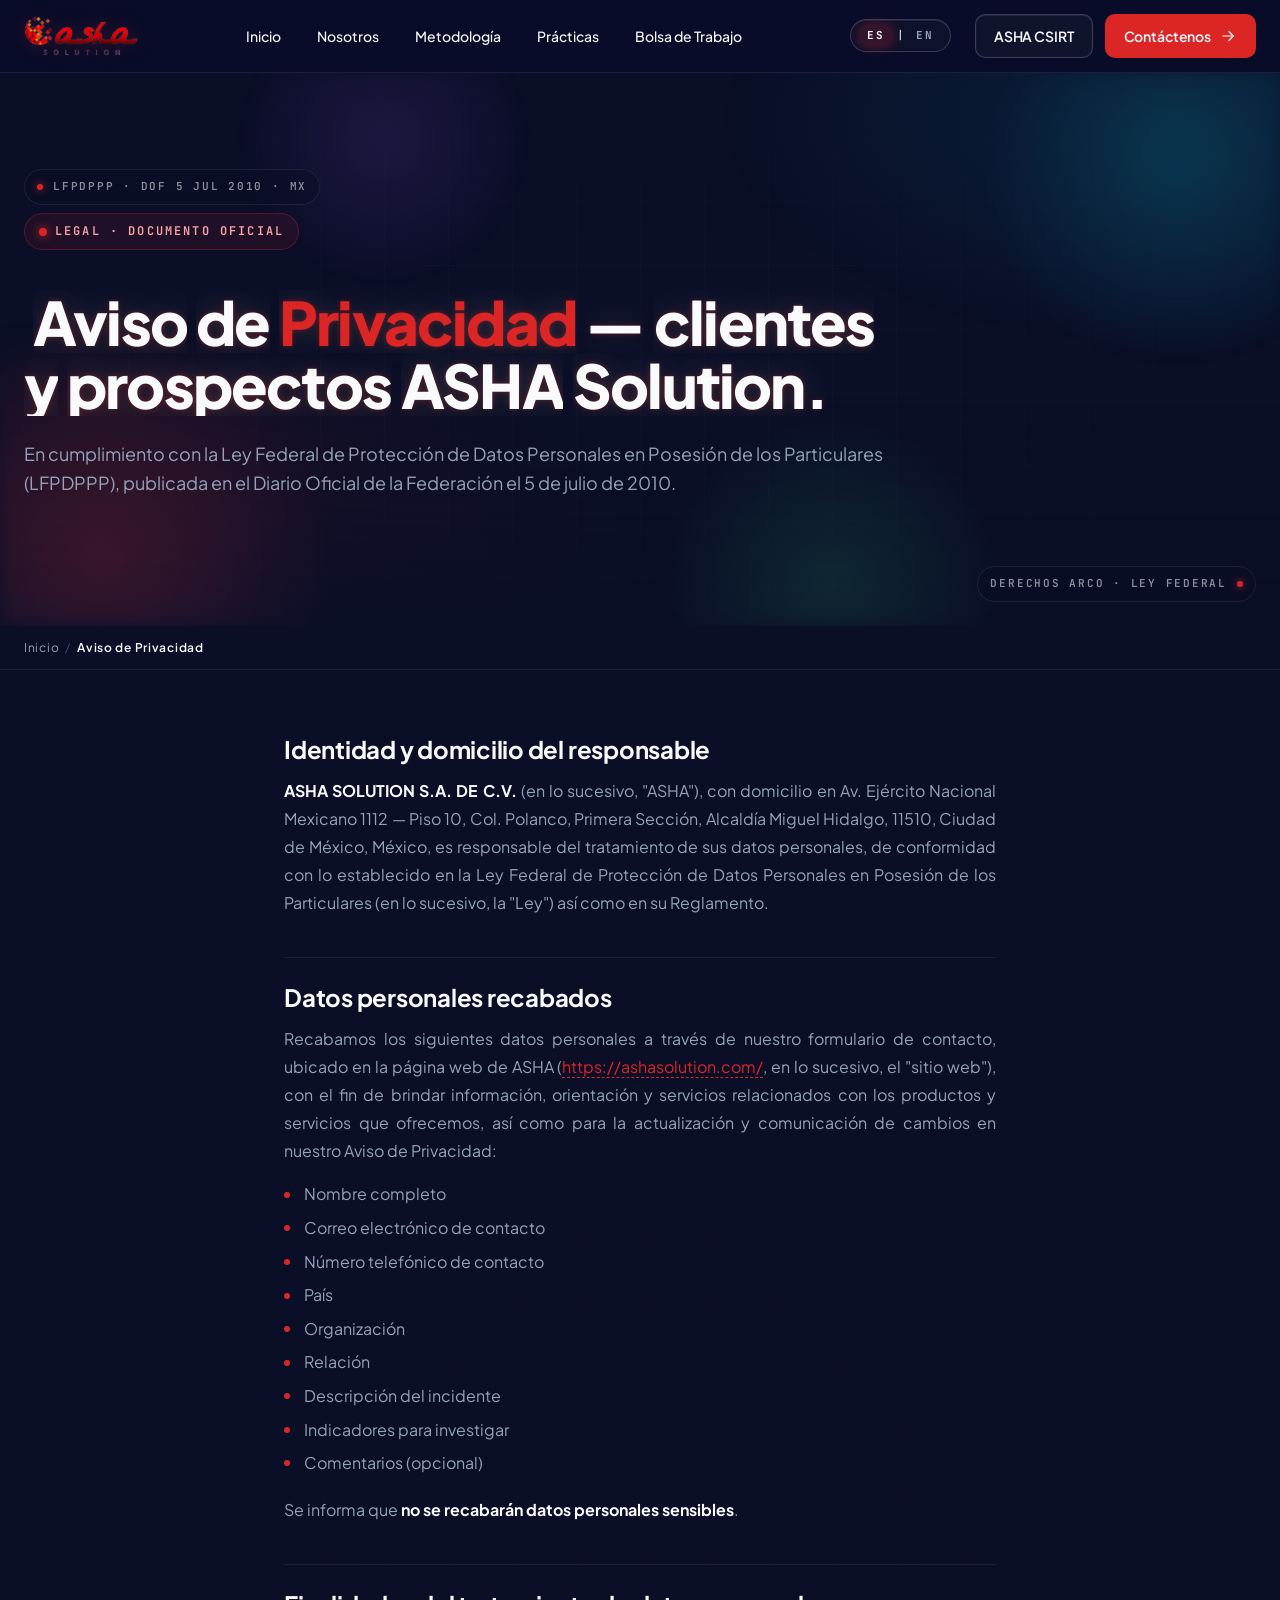
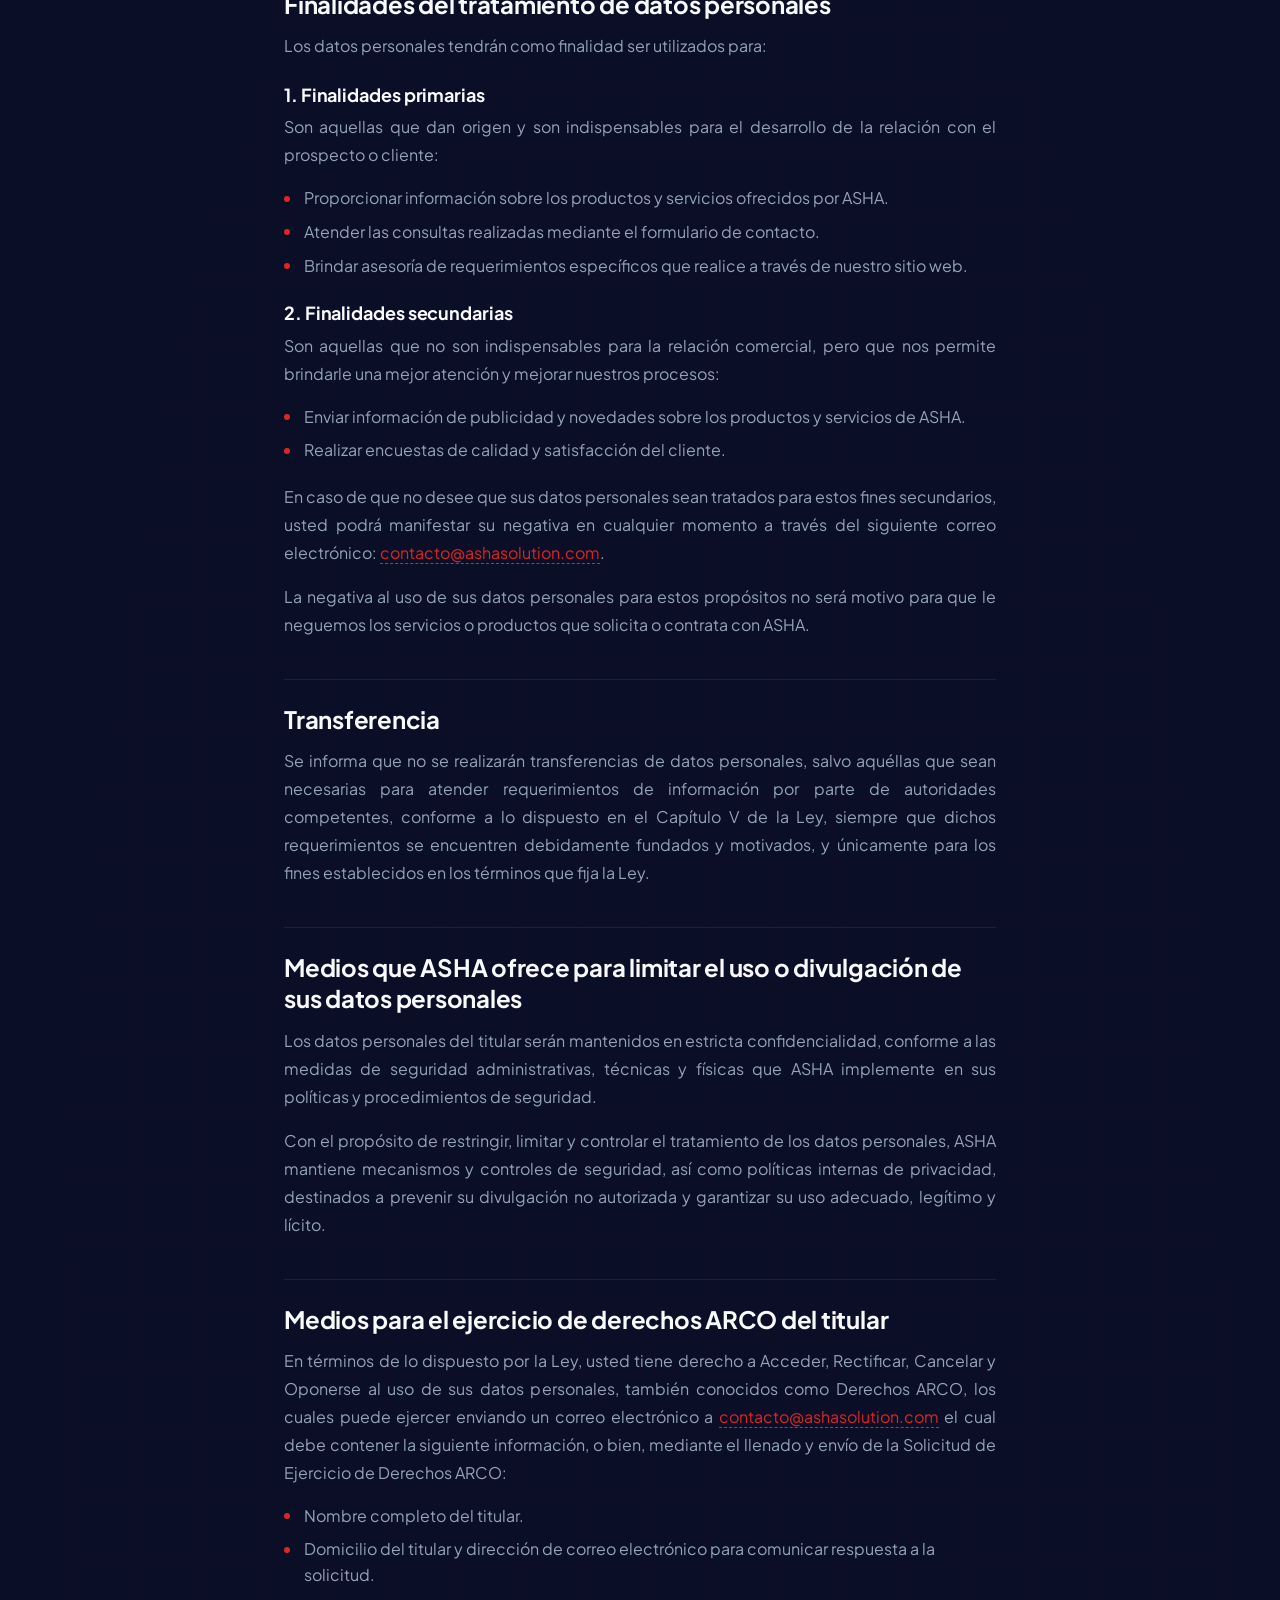
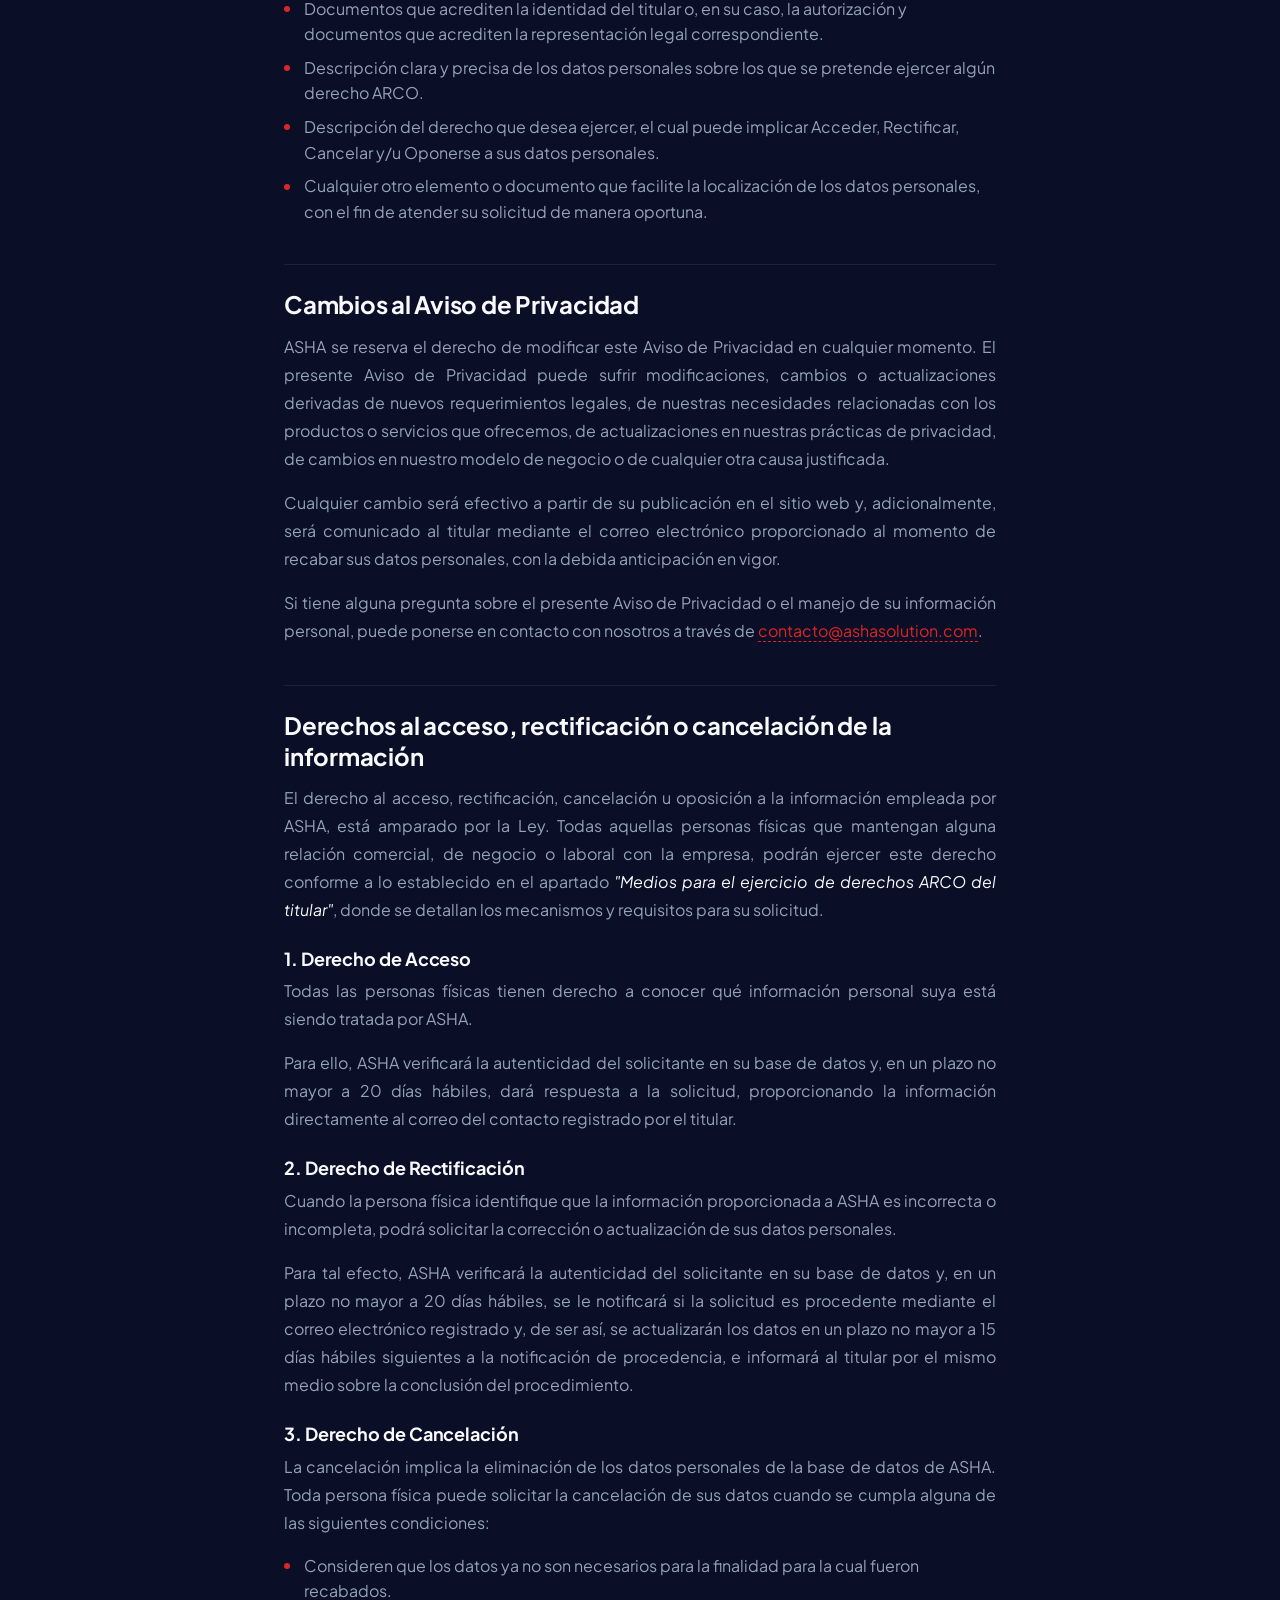
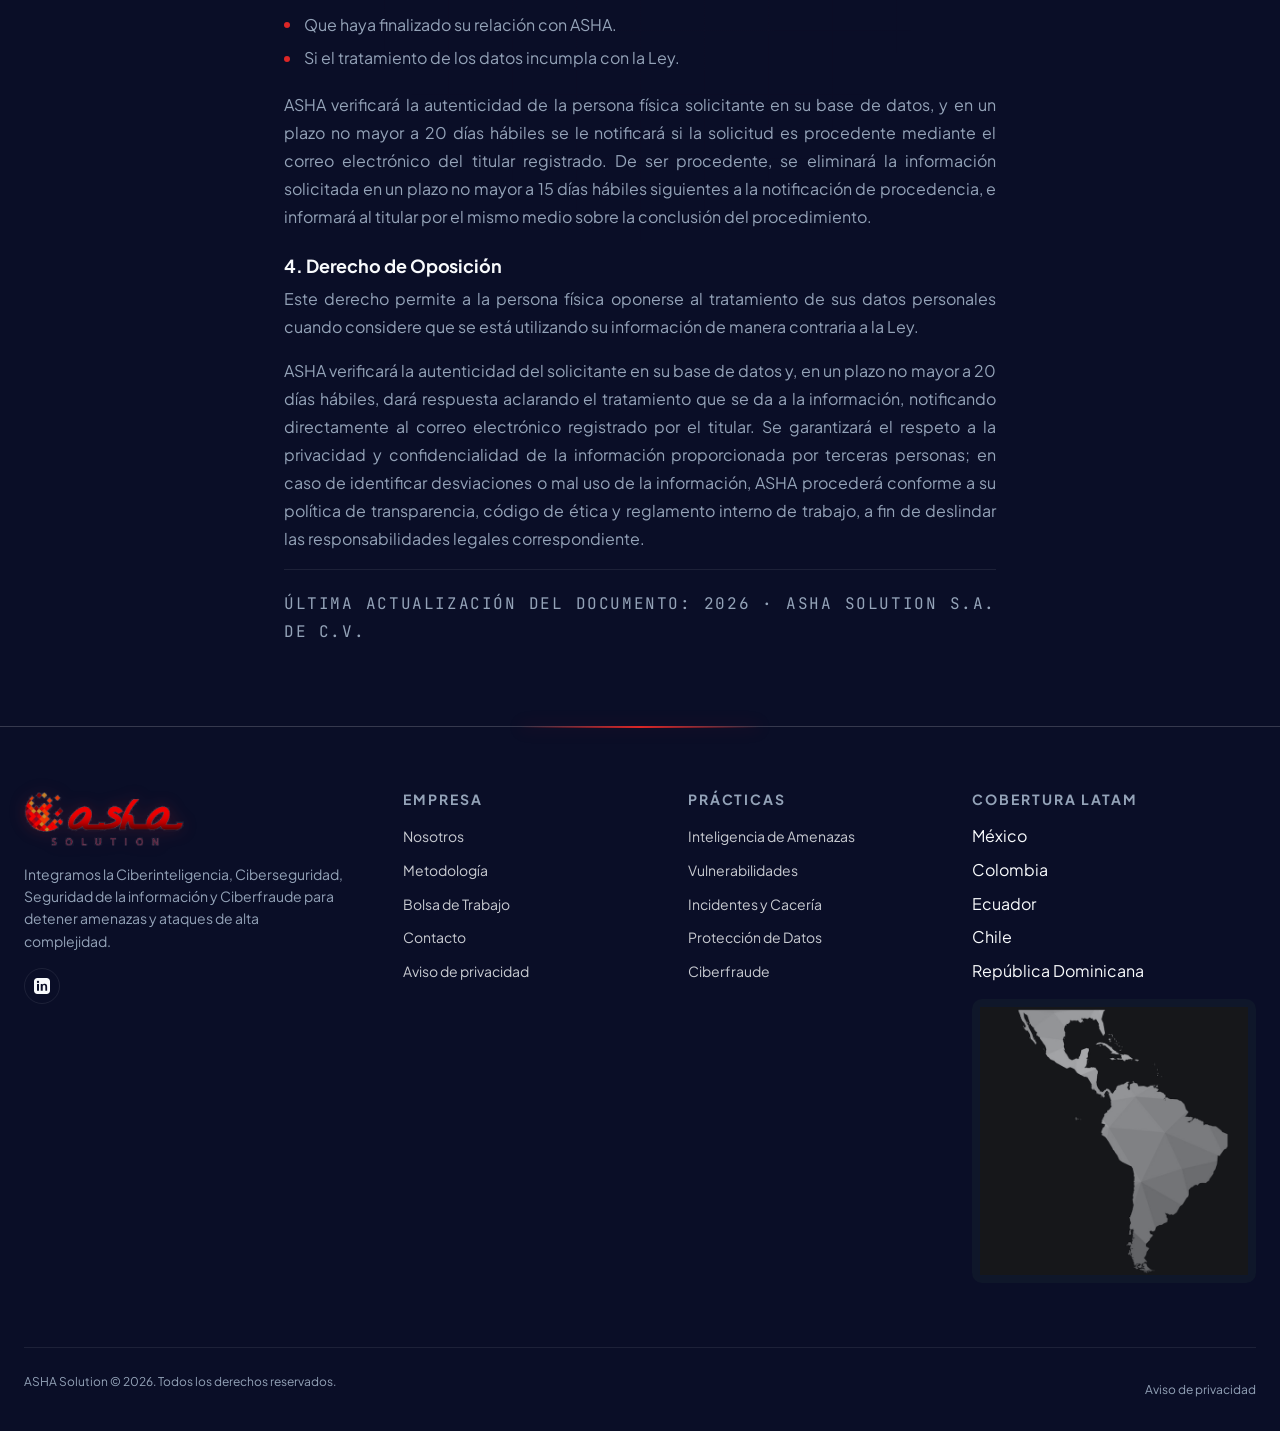
<file: aviso-de-privacidad.html>
<!DOCTYPE html>
<html lang="es">
<head>
<meta charset="UTF-8" />
<meta name="viewport" content="width=device-width, initial-scale=1.0" />
<title>Aviso de Privacidad — ASHA Solution</title>
<meta name="description" content="Aviso de privacidad ASHA Solution. Tratamiento de datos personales conforme a la LFPDPPP. Derechos ARCO, finalidades, transferencia y contacto del responsable." />
<meta name="theme-color" content="#0A0E27" />
<meta name="robots" content="noindex, follow" />
<link rel="icon" href="assets/images/favicon.png" type="image/png" />

<link rel="canonical" href="https://ashasolution.vercel.app/aviso-de-privacidad.html" />
<meta property="og:type" content="website" />
<meta property="og:site_name" content="ASHA Solution" />
<meta property="og:locale" content="es_MX" />
<meta property="og:title" content="Aviso de Privacidad — ASHA Solution" />
<meta property="og:description" content="Tratamiento de datos personales conforme a la LFPDPPP. Derechos ARCO, finalidades, transferencia y contacto del responsable." />
<meta property="og:url" content="https://ashasolution.vercel.app/aviso-de-privacidad.html" />
<meta property="og:image" content="https://ashasolution.vercel.app/assets/images/bg/hero-bg-network.jpg" />
<meta name="twitter:card" content="summary_large_image" />
<meta name="twitter:title" content="Aviso de Privacidad — ASHA Solution" />
<meta name="twitter:description" content="Tratamiento de datos LFPDPPP. Derechos ARCO y procedimientos." />
<meta name="twitter:image" content="https://ashasolution.vercel.app/assets/images/bg/hero-bg-network.jpg" />

<link rel="preconnect" href="https://fonts.googleapis.com">
<link rel="preconnect" href="https://fonts.gstatic.com" crossorigin>
<link href="https://fonts.googleapis.com/css2?family=Plus+Jakarta+Sans:wght@400;500;600;700;800&family=JetBrains+Mono:wght@400;500;700&display=swap" rel="stylesheet">

<link rel="stylesheet" href="css/tokens.css">
<link rel="stylesheet" href="css/redesign.css">
</head>
<body>

<a class="skip-link" href="#main" data-i18n="nav.skip">Saltar al contenido</a>

<svg xmlns="http://www.w3.org/2000/svg" style="display:none" aria-hidden="true">
  <symbol id="i-arrow-right" viewBox="0 0 24 24" fill="none" stroke="currentColor" stroke-width="1.6" stroke-linecap="round" stroke-linejoin="round"><line x1="5" y1="12" x2="19" y2="12"></line><polyline points="13 6 19 12 13 18"></polyline></symbol>
  <symbol id="i-chevron-down" viewBox="0 0 24 24" fill="none" stroke="currentColor" stroke-width="1.6" stroke-linecap="round" stroke-linejoin="round"><polyline points="6 9 12 15 18 9"></polyline></symbol>
  <symbol id="i-menu" viewBox="0 0 24 24" fill="none" stroke="currentColor" stroke-width="1.6" stroke-linecap="round" stroke-linejoin="round"><line x1="4" y1="7" x2="20" y2="7"></line><line x1="4" y1="12" x2="20" y2="12"></line><line x1="4" y1="17" x2="20" y2="17"></line></symbol>
  <symbol id="i-x" viewBox="0 0 24 24" fill="none" stroke="currentColor" stroke-width="1.8" stroke-linecap="round" stroke-linejoin="round"><line x1="6" y1="6" x2="18" y2="18"></line><line x1="18" y1="6" x2="6" y2="18"></line></symbol>
  <symbol id="i-linkedin" viewBox="0 0 24 24" fill="currentColor"><path d="M19 0h-14C2.2 0 0 2.2 0 5v14c0 2.8 2.2 5 5 5h14c2.8 0 5-2.2 5-5V5c0-2.8-2.2-5-5-5zM7.5 19h-3V9h3v10zM6 7.7C5 7.7 4.3 7 4.3 6S5 4.3 6 4.3 7.7 5 7.7 6 7 7.7 6 7.7zm14 11.3h-3v-5.4c0-1.3 0-3-1.8-3s-2.1 1.4-2.1 2.9V19h-3V9h2.9v1.4h.1c.4-.8 1.4-1.6 2.9-1.6 3.1 0 3.7 2 3.7 4.7V19z"/></symbol>
</svg>

<!-- HEADER -------------------------------------------------------------- -->
<header class="site-header" id="header">
  <div class="container site-header__inner">
    <a href="index.html" class="site-header__brand" aria-label="ASHA Solution">
      <img src="assets/images/logo-asha.png" alt="ASHA Solution" class="site-header__logo" width="170" height="40" />
    </a>
    <nav class="main-nav" aria-label="Principal">
      <ul class="main-nav__list">
        <li><a class="main-nav__link" href="index.html" data-i18n="nav.home">Inicio</a></li>
        <li><a class="main-nav__link" href="nosotros.html" data-i18n="nav.about">Nosotros</a></li>
        <li><a class="main-nav__link" href="metodologia.html" data-i18n="nav.methodology">Metodología</a></li>
        <li class="main-nav__item--has-children">
          <a class="main-nav__link" href="index.html#practicas" data-i18n="nav.practices">
            Prácticas
            <svg class="icon" aria-hidden="true"><use href="#i-chevron-down"/></svg>
          </a>
          <ul class="main-nav__submenu" role="menu">
            <li><a href="inteligencia-de-amenazas-y-proteccion-de-marca.html">Inteligencia de Amenazas y Protección de Marca</a></li>
            <li><a href="gestion-de-vulnerabilidades-y-emulacion-de-ataques.html">Gestión de Vulnerabilidades y Emulación de Ataques</a></li>
            <li><a href="gestion-de-incidentes-y-caceria-de-amenazas.html">Gestión de Incidentes y Cacería de Amenazas</a></li>
            <li><a href="estrategia-integral-de-proteccion-de-datos.html">Estrategia Integral de Protección de Datos</a></li>
            <li><a href="cyber-fraud-fusion.html">Prevención de Ciberfraude y Lavado de Dinero</a></li>
          </ul>
        </li>
        <li><a class="main-nav__link" href="bolsa-de-trabajo.html" data-i18n="nav.careers">Bolsa de Trabajo</a></li>
      </ul>
    </nav>
    <div class="site-header__cta">
      <div class="lang-switch" role="group" aria-label="Cambiar idioma">
        <button type="button" class="lang-switch__btn is-active" data-lang="es" aria-pressed="true">ES</button>
        <span class="lang-switch__sep" aria-hidden="true">|</span>
        <button type="button" class="lang-switch__btn" data-lang="en" aria-pressed="false">EN</button>
      </div>
      <a class="btn btn-secondary" href="contacto.html" data-i18n="cta.csirt">ASHA CSIRT</a>
      <a class="btn btn-primary" href="contacto.html">
        <span data-i18n="cta.contact">Contáctenos</span>
        <svg class="icon" aria-hidden="true"><use href="#i-arrow-right"/></svg>
      </a>
      <button class="mobile-menu-toggle" type="button" aria-label="Abrir menú" aria-expanded="false" aria-controls="mobile-menu">
        <svg class="icon" aria-hidden="true"><use href="#i-menu"/></svg>
      </button>
    </div>
  </div>
</header>

<!-- PAGE HERO — Compact legal hero (ASHA red) --------------------------- -->
<section class="page-hero page-hero--league page-hero--legal">
  <div class="page-hero__bg" aria-hidden="true">
    <div class="page-hero__bg-grad"></div>
    <div class="page-hero__bg-grid"></div>
    <div class="page-hero__bg-drift"></div>
  </div>

  <div class="page-hero__ticker page-hero__ticker--tl" aria-hidden="true">
    <span class="page-hero__ticker-dot"></span>
    <span class="page-hero__ticker-text">LFPDPPP · DOF 5 JUL 2010 · MX</span>
  </div>
  <div class="page-hero__ticker page-hero__ticker--br" aria-hidden="true">
    <span class="page-hero__ticker-text">DERECHOS ARCO · LEY FEDERAL</span>
    <span class="page-hero__ticker-dot"></span>
  </div>

  <div class="container page-hero__inner">
    <span class="page-hero__eyebrow">
      <span class="page-hero__eyebrow-dot"></span>
      <span>Legal · Documento oficial</span>
    </span>
    <h1 class="page-hero__title">
      Aviso de <span class="accent">Privacidad</span> — clientes y prospectos ASHA Solution.
    </h1>
    <p class="page-hero__lede">
      En cumplimiento con la Ley Federal de Protección de Datos Personales en Posesión de los Particulares (LFPDPPP), publicada en el Diario Oficial de la Federación el 5 de julio de 2010.
    </p>
  </div>
</section>

<!-- BREADCRUMB --------------------------------------------------------- -->
<nav class="breadcrumb-wrap" aria-label="Breadcrumb">
  <div class="container">
    <ol class="breadcrumb">
      <li><a href="index.html" data-i18n="nav.home">Inicio</a></li>
      <li>Aviso de Privacidad</li>
    </ol>
  </div>
</nav>

<main id="main">

  <section class="section section--dark legal-section">
    <div class="container legal-prose">

      <h2>Identidad y domicilio del responsable</h2>
      <p><strong>ASHA SOLUTION S.A. DE C.V.</strong> (en lo sucesivo, "ASHA"), con domicilio en Av. Ejército Nacional Mexicano 1112 — Piso 10, Col. Polanco, Primera Sección, Alcaldía Miguel Hidalgo, 11510, Ciudad de México, México, es responsable del tratamiento de sus datos personales, de conformidad con lo establecido en la Ley Federal de Protección de Datos Personales en Posesión de los Particulares (en lo sucesivo, la "Ley") así como en su Reglamento.</p>

      <h2>Datos personales recabados</h2>
      <p>Recabamos los siguientes datos personales a través de nuestro formulario de contacto, ubicado en la página web de ASHA (<a href="https://ashasolution.com/" target="_blank" rel="noopener noreferrer">https://ashasolution.com/</a>, en lo sucesivo, el "sitio web"), con el fin de brindar información, orientación y servicios relacionados con los productos y servicios que ofrecemos, así como para la actualización y comunicación de cambios en nuestro Aviso de Privacidad:</p>
      <ul>
        <li>Nombre completo</li>
        <li>Correo electrónico de contacto</li>
        <li>Número telefónico de contacto</li>
        <li>País</li>
        <li>Organización</li>
        <li>Relación</li>
        <li>Descripción del incidente</li>
        <li>Indicadores para investigar</li>
        <li>Comentarios (opcional)</li>
      </ul>
      <p>Se informa que <strong>no se recabarán datos personales sensibles</strong>.</p>

      <h2>Finalidades del tratamiento de datos personales</h2>
      <p>Los datos personales tendrán como finalidad ser utilizados para:</p>

      <h3>1. Finalidades primarias</h3>
      <p>Son aquellas que dan origen y son indispensables para el desarrollo de la relación con el prospecto o cliente:</p>
      <ul>
        <li>Proporcionar información sobre los productos y servicios ofrecidos por ASHA.</li>
        <li>Atender las consultas realizadas mediante el formulario de contacto.</li>
        <li>Brindar asesoría de requerimientos específicos que realice a través de nuestro sitio web.</li>
      </ul>

      <h3>2. Finalidades secundarias</h3>
      <p>Son aquellas que no son indispensables para la relación comercial, pero que nos permite brindarle una mejor atención y mejorar nuestros procesos:</p>
      <ul>
        <li>Enviar información de publicidad y novedades sobre los productos y servicios de ASHA.</li>
        <li>Realizar encuestas de calidad y satisfacción del cliente.</li>
      </ul>
      <p>En caso de que no desee que sus datos personales sean tratados para estos fines secundarios, usted podrá manifestar su negativa en cualquier momento a través del siguiente correo electrónico: <a href="mailto:contacto@ashasolution.com">contacto@ashasolution.com</a>.</p>
      <p>La negativa al uso de sus datos personales para estos propósitos no será motivo para que le neguemos los servicios o productos que solicita o contrata con ASHA.</p>

      <h2>Transferencia</h2>
      <p>Se informa que no se realizarán transferencias de datos personales, salvo aquéllas que sean necesarias para atender requerimientos de información por parte de autoridades competentes, conforme a lo dispuesto en el Capítulo V de la Ley, siempre que dichos requerimientos se encuentren debidamente fundados y motivados, y únicamente para los fines establecidos en los términos que fija la Ley.</p>

      <h2>Medios que ASHA ofrece para limitar el uso o divulgación de sus datos personales</h2>
      <p>Los datos personales del titular serán mantenidos en estricta confidencialidad, conforme a las medidas de seguridad administrativas, técnicas y físicas que ASHA implemente en sus políticas y procedimientos de seguridad.</p>
      <p>Con el propósito de restringir, limitar y controlar el tratamiento de los datos personales, ASHA mantiene mecanismos y controles de seguridad, así como políticas internas de privacidad, destinados a prevenir su divulgación no autorizada y garantizar su uso adecuado, legítimo y lícito.</p>

      <h2>Medios para el ejercicio de derechos ARCO del titular</h2>
      <p>En términos de lo dispuesto por la Ley, usted tiene derecho a Acceder, Rectificar, Cancelar y Oponerse al uso de sus datos personales, también conocidos como Derechos ARCO, los cuales puede ejercer enviando un correo electrónico a <a href="mailto:contacto@ashasolution.com">contacto@ashasolution.com</a> el cual debe contener la siguiente información, o bien, mediante el llenado y envío de la Solicitud de Ejercicio de Derechos ARCO:</p>
      <ul>
        <li>Nombre completo del titular.</li>
        <li>Domicilio del titular y dirección de correo electrónico para comunicar respuesta a la solicitud.</li>
        <li>Documentos que acrediten la identidad del titular o, en su caso, la autorización y documentos que acrediten la representación legal correspondiente.</li>
        <li>Descripción clara y precisa de los datos personales sobre los que se pretende ejercer algún derecho ARCO.</li>
        <li>Descripción del derecho que desea ejercer, el cual puede implicar Acceder, Rectificar, Cancelar y/u Oponerse a sus datos personales.</li>
        <li>Cualquier otro elemento o documento que facilite la localización de los datos personales, con el fin de atender su solicitud de manera oportuna.</li>
      </ul>

      <h2>Cambios al Aviso de Privacidad</h2>
      <p>ASHA se reserva el derecho de modificar este Aviso de Privacidad en cualquier momento. El presente Aviso de Privacidad puede sufrir modificaciones, cambios o actualizaciones derivadas de nuevos requerimientos legales, de nuestras necesidades relacionadas con los productos o servicios que ofrecemos, de actualizaciones en nuestras prácticas de privacidad, de cambios en nuestro modelo de negocio o de cualquier otra causa justificada.</p>
      <p>Cualquier cambio será efectivo a partir de su publicación en el sitio web y, adicionalmente, será comunicado al titular mediante el correo electrónico proporcionado al momento de recabar sus datos personales, con la debida anticipación en vigor.</p>
      <p>Si tiene alguna pregunta sobre el presente Aviso de Privacidad o el manejo de su información personal, puede ponerse en contacto con nosotros a través de <a href="mailto:contacto@ashasolution.com">contacto@ashasolution.com</a>.</p>

      <h2>Derechos al acceso, rectificación o cancelación de la información</h2>
      <p>El derecho al acceso, rectificación, cancelación u oposición a la información empleada por ASHA, está amparado por la Ley. Todas aquellas personas físicas que mantengan alguna relación comercial, de negocio o laboral con la empresa, podrán ejercer este derecho conforme a lo establecido en el apartado <em>"Medios para el ejercicio de derechos ARCO del titular"</em>, donde se detallan los mecanismos y requisitos para su solicitud.</p>

      <h3>1. Derecho de Acceso</h3>
      <p>Todas las personas físicas tienen derecho a conocer qué información personal suya está siendo tratada por ASHA.</p>
      <p>Para ello, ASHA verificará la autenticidad del solicitante en su base de datos y, en un plazo no mayor a 20 días hábiles, dará respuesta a la solicitud, proporcionando la información directamente al correo del contacto registrado por el titular.</p>

      <h3>2. Derecho de Rectificación</h3>
      <p>Cuando la persona física identifique que la información proporcionada a ASHA es incorrecta o incompleta, podrá solicitar la corrección o actualización de sus datos personales.</p>
      <p>Para tal efecto, ASHA verificará la autenticidad del solicitante en su base de datos y, en un plazo no mayor a 20 días hábiles, se le notificará si la solicitud es procedente mediante el correo electrónico registrado y, de ser así, se actualizarán los datos en un plazo no mayor a 15 días hábiles siguientes a la notificación de procedencia, e informará al titular por el mismo medio sobre la conclusión del procedimiento.</p>

      <h3>3. Derecho de Cancelación</h3>
      <p>La cancelación implica la eliminación de los datos personales de la base de datos de ASHA. Toda persona física puede solicitar la cancelación de sus datos cuando se cumpla alguna de las siguientes condiciones:</p>
      <ul>
        <li>Consideren que los datos ya no son necesarios para la finalidad para la cual fueron recabados.</li>
        <li>Que haya finalizado su relación con ASHA.</li>
        <li>Si el tratamiento de los datos incumpla con la Ley.</li>
      </ul>
      <p>ASHA verificará la autenticidad de la persona física solicitante en su base de datos, y en un plazo no mayor a 20 días hábiles se le notificará si la solicitud es procedente mediante el correo electrónico del titular registrado. De ser procedente, se eliminará la información solicitada en un plazo no mayor a 15 días hábiles siguientes a la notificación de procedencia, e informará al titular por el mismo medio sobre la conclusión del procedimiento.</p>

      <h3>4. Derecho de Oposición</h3>
      <p>Este derecho permite a la persona física oponerse al tratamiento de sus datos personales cuando considere que se está utilizando su información de manera contraria a la Ley.</p>
      <p>ASHA verificará la autenticidad del solicitante en su base de datos y, en un plazo no mayor a 20 días hábiles, dará respuesta aclarando el tratamiento que se da a la información, notificando directamente al correo electrónico registrado por el titular. Se garantizará el respeto a la privacidad y confidencialidad de la información proporcionada por terceras personas; en caso de identificar desviaciones o mal uso de la información, ASHA procederá conforme a su política de transparencia, código de ética y reglamento interno de trabajo, a fin de deslindar las responsabilidades legales correspondiente.</p>

      <p class="legal-prose__footer">Última actualización del documento: 2026 · ASHA SOLUTION S.A. DE C.V.</p>
    </div>
  </section>

</main>

<!-- FOOTER ------------------------------------------------------------ -->
<footer class="site-footer" id="footer">
  <div class="container">
    <div class="site-footer__grid">
      <div class="site-footer__col">
        <a href="index.html" aria-label="ASHA Solution">
          <img src="assets/images/logo-asha.png" alt="ASHA Solution" class="site-footer__logo" width="190" height="44" />
        </a>
        <p class="site-footer__brand-text">
          Integramos la Ciberinteligencia, Ciberseguridad, Seguridad de la información y Ciberfraude para detener amenazas y ataques de alta complejidad.
        </p>
        <div class="social-icons">
          <a href="https://www.linkedin.com/company/asha-solution" target="_blank" rel="noopener noreferrer" aria-label="LinkedIn" class="social-icon">
            <svg class="icon" aria-hidden="true"><use href="#i-linkedin"/></svg>
          </a>
        </div>
      </div>
      <div class="site-footer__col">
        <h3>Empresa</h3>
        <ul class="site-footer__list">
          <li><a href="nosotros.html">Nosotros</a></li>
          <li><a href="metodologia.html">Metodología</a></li>
          <li><a href="bolsa-de-trabajo.html">Bolsa de Trabajo</a></li>
          <li><a href="contacto.html">Contacto</a></li>
          <li><a href="aviso-de-privacidad.html">Aviso de privacidad</a></li>
        </ul>
      </div>
      <div class="site-footer__col">
        <h3>Prácticas</h3>
        <ul class="site-footer__list">
          <li><a href="inteligencia-de-amenazas-y-proteccion-de-marca.html">Inteligencia de Amenazas</a></li>
          <li><a href="gestion-de-vulnerabilidades-y-emulacion-de-ataques.html">Vulnerabilidades</a></li>
          <li><a href="gestion-de-incidentes-y-caceria-de-amenazas.html">Incidentes y Cacería</a></li>
          <li><a href="estrategia-integral-de-proteccion-de-datos.html">Protección de Datos</a></li>
          <li><a href="cyber-fraud-fusion.html">Ciberfraude</a></li>
        </ul>
      </div>
      <div class="site-footer__col">
        <h3>Cobertura LATAM</h3>
        <ul class="site-footer__list">
          <li>México</li>
          <li>Colombia</li>
          <li>Ecuador</li>
          <li>Chile</li>
          <li>República Dominicana</li>
        </ul>
        <div class="footer-map" style="margin-top: var(--space-4);">
          <img src="assets/images/latam-map-real.png" alt="Cobertura ASHA en Latinoamérica" loading="lazy">
        </div>
      </div>
    </div>
    <div class="site-footer__bottom">
      <p>ASHA Solution &copy; 2026. Todos los derechos reservados.</p>
      <a href="aviso-de-privacidad.html">Aviso de privacidad</a>
    </div>
  </div>
</footer>

<!-- Mobile menu -------------------------------------------------------- -->
<div class="mobile-menu" id="mobile-menu" role="dialog" aria-modal="true" aria-label="Menú principal" hidden>
  <div class="mobile-menu__header">
    <a href="index.html" aria-label="ASHA Solution">
      <img src="assets/images/logo-asha.png" alt="ASHA Solution" class="site-header__logo" width="170" height="40" />
    </a>
    <button type="button" class="mobile-menu__close" aria-label="Cerrar menú" data-mobile-close>
      <svg class="icon" aria-hidden="true"><use href="#i-x"/></svg>
    </button>
  </div>
  <nav class="mobile-menu__inner" aria-label="Principal móvil">
    <ul class="mobile-menu__list">
      <li><a class="mobile-menu__link" href="index.html">Inicio</a></li>
      <li><a class="mobile-menu__link" href="nosotros.html">Nosotros</a></li>
      <li><a class="mobile-menu__link" href="metodologia.html">Metodología</a></li>
      <li>
        <a class="mobile-menu__link" href="index.html#practicas">
          Prácticas
          <svg class="icon" aria-hidden="true"><use href="#i-chevron-down"/></svg>
        </a>
        <ul class="mobile-submenu">
          <li><a href="inteligencia-de-amenazas-y-proteccion-de-marca.html">Inteligencia de Amenazas y Protección de Marca</a></li>
          <li><a href="gestion-de-vulnerabilidades-y-emulacion-de-ataques.html">Gestión de Vulnerabilidades y Emulación de Ataques</a></li>
          <li><a href="gestion-de-incidentes-y-caceria-de-amenazas.html">Gestión de Incidentes y Cacería de Amenazas</a></li>
          <li><a href="estrategia-integral-de-proteccion-de-datos.html">Estrategia Integral de Protección de Datos</a></li>
          <li><a href="cyber-fraud-fusion.html">Prevención de Ciberfraude y Lavado de Dinero</a></li>
        </ul>
      </li>
      <li><a class="mobile-menu__link" href="bolsa-de-trabajo.html">Bolsa de Trabajo</a></li>
    </ul>
  </nav>
  <div class="mobile-menu__cta">
    <a class="btn btn-secondary" href="contacto.html">ASHA CSIRT</a>
    <a class="btn btn-primary" href="contacto.html">
      Contáctenos
      <svg class="icon" aria-hidden="true"><use href="#i-arrow-right"/></svg>
    </a>
  </div>
</div>

<script src="assets/js/gsap.min.js" defer></script>
<script src="assets/js/ScrollTrigger.min.js" defer></script>
<script src="assets/js/scroll-fx.js" defer></script>
<script src="assets/js/site-enhance.js" defer></script>
<script src="assets/js/page-hero-reveal.js" defer></script>
<script src="assets/js/i18n.js" defer></script>

<script>
(function () {
  'use strict';
  const menu  = document.getElementById('mobile-menu');
  const openBtn  = document.querySelector('.mobile-menu-toggle');
  const closeBtn = document.querySelector('[data-mobile-close]');
  if (menu && openBtn && closeBtn) {
    menu.removeAttribute('hidden');
    const setOpen = (state) => {
      menu.classList.toggle('is-open', state);
      document.body.classList.toggle('menu-open', state);
      openBtn.setAttribute('aria-expanded', state ? 'true' : 'false');
      if (state) closeBtn.focus(); else openBtn.focus();
    };
    openBtn.addEventListener('click', () => setOpen(true));
    closeBtn.addEventListener('click', () => setOpen(false));
    menu.querySelectorAll('a').forEach(a => a.addEventListener('click', () => setOpen(false)));
    document.addEventListener('keydown', (e) => {
      if (e.key === 'Escape' && menu.classList.contains('is-open')) setOpen(false);
    });
  }
})();
</script>

</body>
</html>
</file>
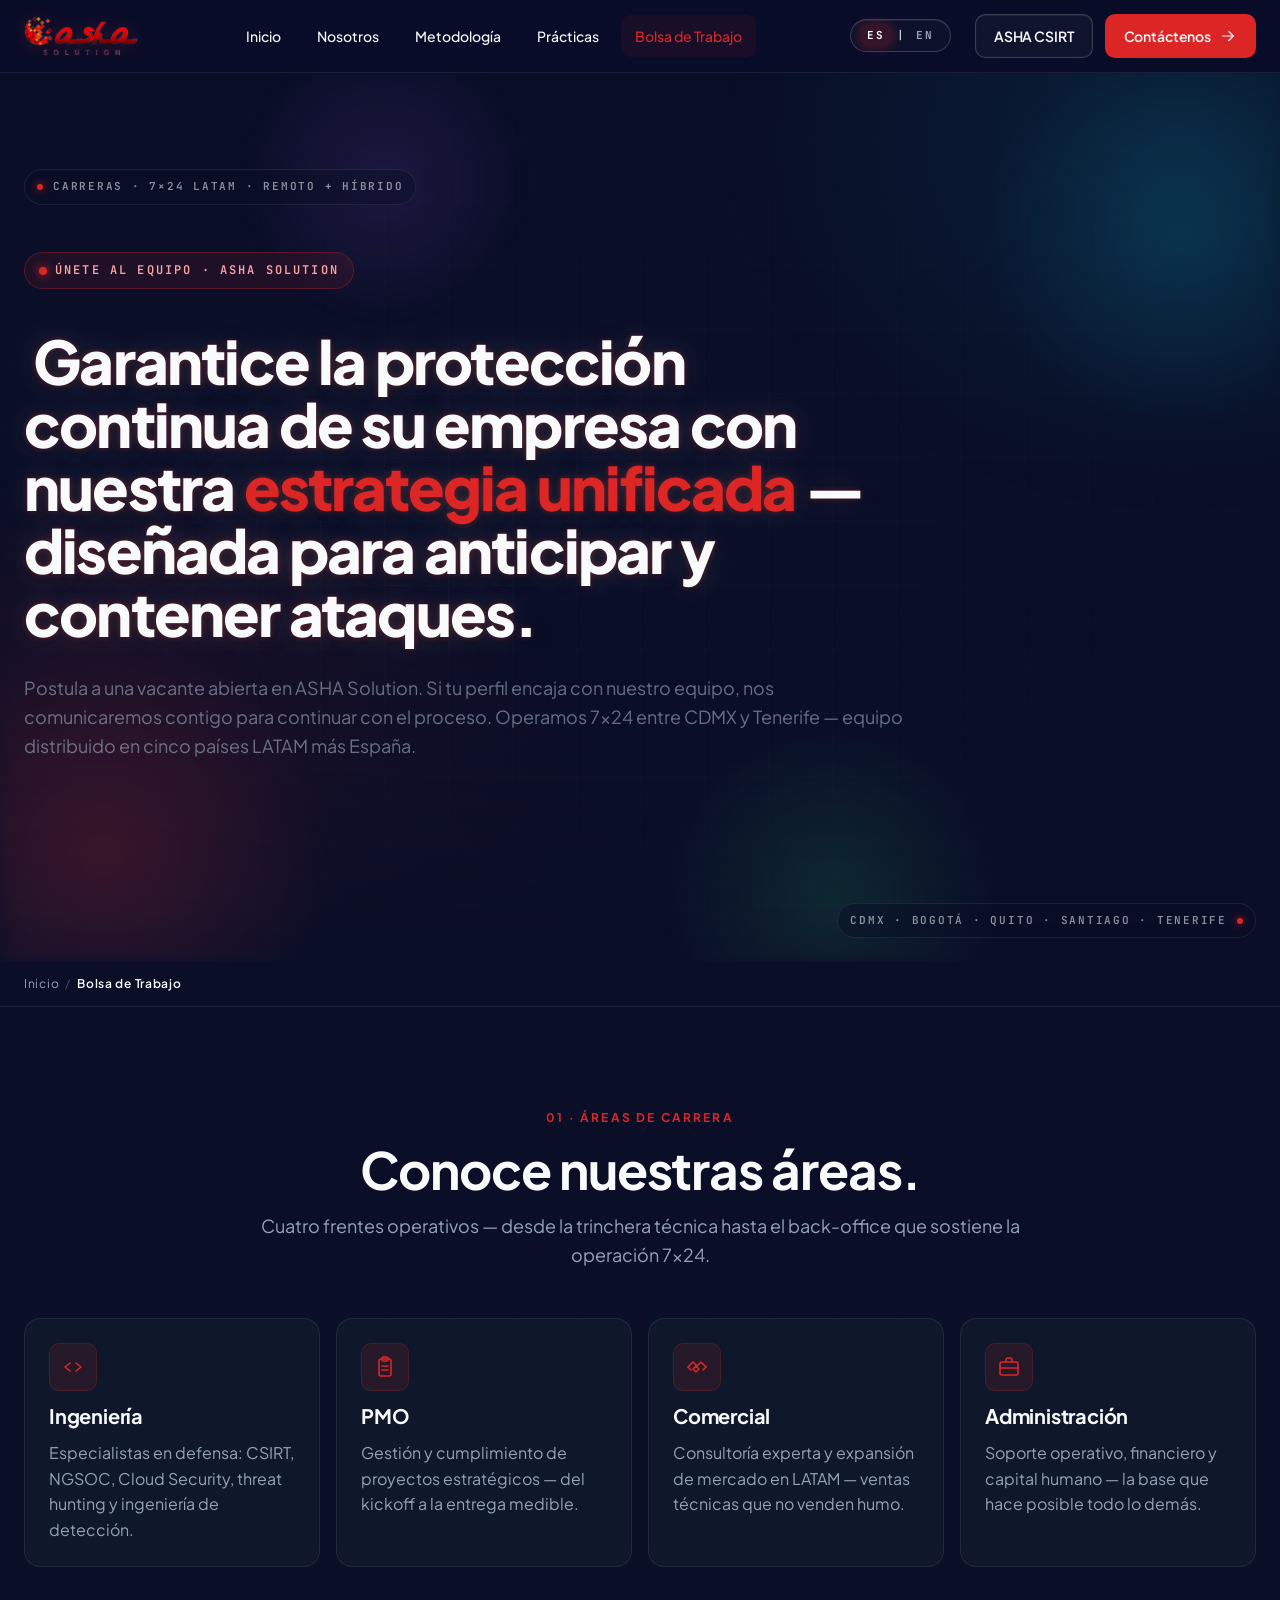
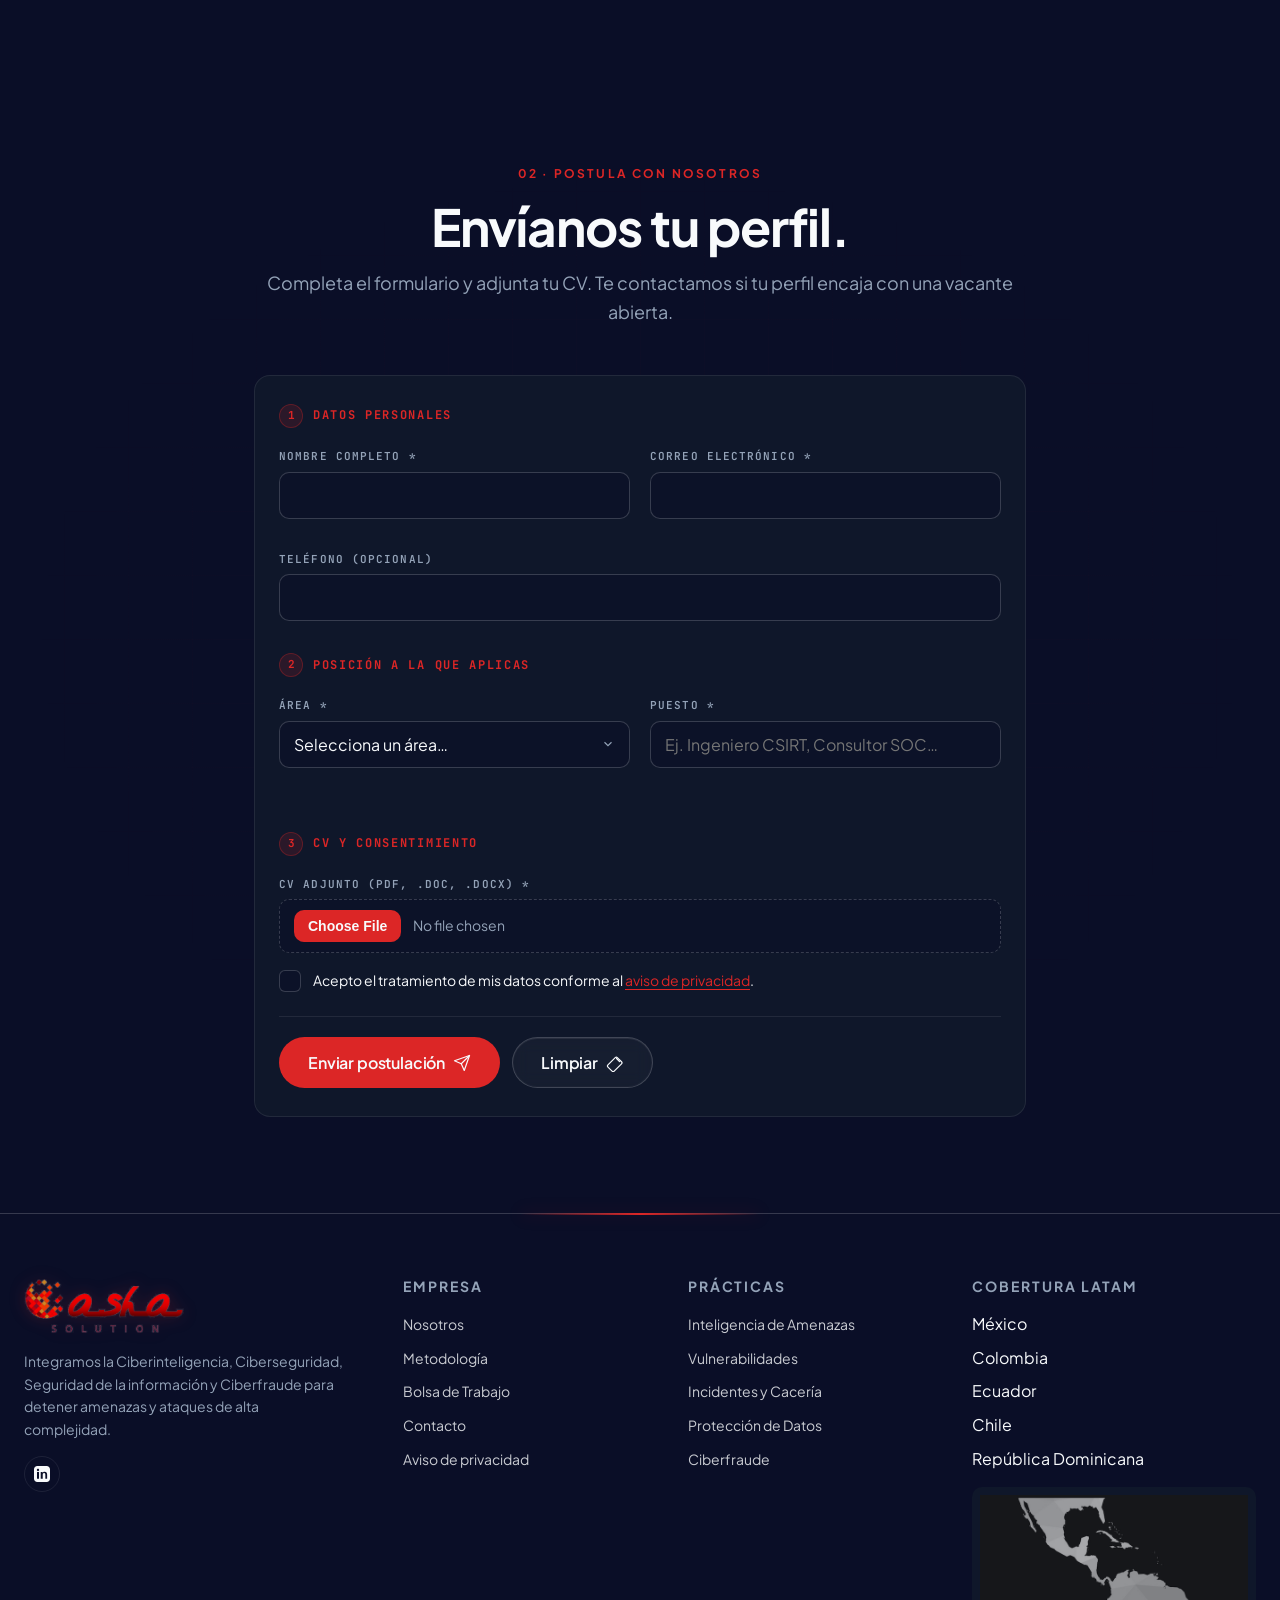
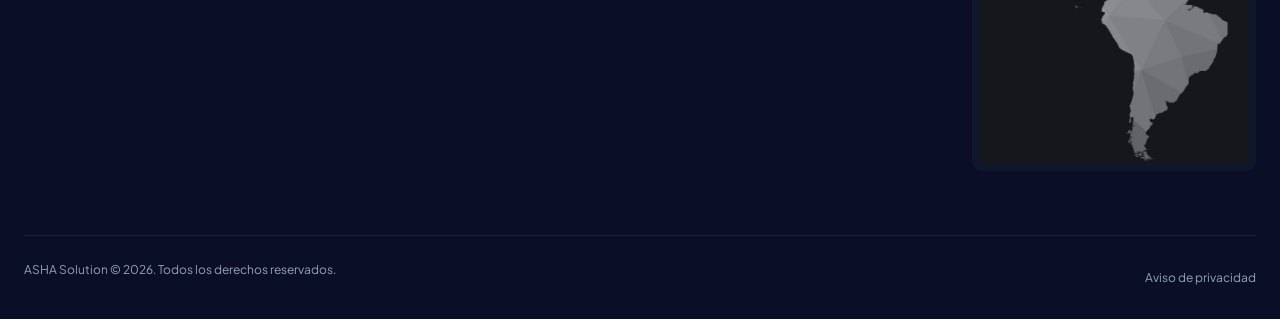
<file: bolsa-de-trabajo.html>
<!DOCTYPE html>
<html lang="es">
<head>
<meta charset="UTF-8" />
<meta name="viewport" content="width=device-width, initial-scale=1.0" />
<title>Bolsa de Trabajo — ASHA Solution</title>
<meta name="description" content="Únete al equipo de ASHA Solution. Vacantes abiertas en Ingeniería, PMO, Comercial y Administración. Operación 7×24 entre CDMX y Tenerife." />
<meta name="theme-color" content="#0A0E27" />
<link rel="icon" href="assets/images/favicon.png" type="image/png" />

<link rel="canonical" href="https://ashasolution.vercel.app/bolsa-de-trabajo.html" />
<meta property="og:type" content="website" />
<meta property="og:site_name" content="ASHA Solution" />
<meta property="og:locale" content="es_MX" />
<meta property="og:title" content="Bolsa de Trabajo — ASHA Solution" />
<meta property="og:description" content="Únete al equipo de ASHA Solution. Vacantes abiertas en Ingeniería, PMO, Comercial y Administración. 7×24 entre CDMX y Tenerife." />
<meta property="og:url" content="https://ashasolution.vercel.app/bolsa-de-trabajo.html" />
<meta property="og:image" content="https://ashasolution.vercel.app/assets/images/bg/hero-bg-network.jpg" />
<meta name="twitter:card" content="summary_large_image" />
<meta name="twitter:title" content="Bolsa de Trabajo · ASHA Solution" />
<meta name="twitter:description" content="Cuatro áreas, cinco países LATAM + España. Postula a una vacante abierta." />
<meta name="twitter:image" content="https://ashasolution.vercel.app/assets/images/bg/hero-bg-network.jpg" />

<link rel="preconnect" href="https://fonts.googleapis.com">
<link rel="preconnect" href="https://fonts.gstatic.com" crossorigin>
<link href="https://fonts.googleapis.com/css2?family=Plus+Jakarta+Sans:wght@400;500;600;700;800&family=JetBrains+Mono:wght@400;500;700&display=swap" rel="stylesheet">

<link rel="stylesheet" href="css/tokens.css">
<link rel="stylesheet" href="css/redesign.css">
</head>
<body>

<a class="skip-link" href="#main" data-i18n="nav.skip">Saltar al contenido</a>

<!-- Inline icon sprite (Heroicons outline 24/outline) ------------------- -->
<svg xmlns="http://www.w3.org/2000/svg" style="display:none" aria-hidden="true">
  <symbol id="i-arrow-right" viewBox="0 0 24 24" fill="none" stroke="currentColor" stroke-width="1.6" stroke-linecap="round" stroke-linejoin="round"><line x1="5" y1="12" x2="19" y2="12"></line><polyline points="13 6 19 12 13 18"></polyline></symbol>
  <symbol id="i-chevron-down" viewBox="0 0 24 24" fill="none" stroke="currentColor" stroke-width="1.6" stroke-linecap="round" stroke-linejoin="round"><polyline points="6 9 12 15 18 9"></polyline></symbol>
  <symbol id="i-menu" viewBox="0 0 24 24" fill="none" stroke="currentColor" stroke-width="1.6" stroke-linecap="round" stroke-linejoin="round"><line x1="4" y1="7" x2="20" y2="7"></line><line x1="4" y1="12" x2="20" y2="12"></line><line x1="4" y1="17" x2="20" y2="17"></line></symbol>
  <symbol id="i-x" viewBox="0 0 24 24" fill="none" stroke="currentColor" stroke-width="1.8" stroke-linecap="round" stroke-linejoin="round"><line x1="6" y1="6" x2="18" y2="18"></line><line x1="18" y1="6" x2="6" y2="18"></line></symbol>
  <symbol id="i-code" viewBox="0 0 24 24" fill="none" stroke="currentColor" stroke-width="1.6" stroke-linecap="round" stroke-linejoin="round"><polyline points="9 8 4 12 9 16"></polyline><polyline points="15 8 20 12 15 16"></polyline></symbol>
  <symbol id="i-clipboard" viewBox="0 0 24 24" fill="none" stroke="currentColor" stroke-width="1.6" stroke-linecap="round" stroke-linejoin="round"><rect x="6" y="4" width="12" height="17" rx="2"></rect><rect x="9" y="2" width="6" height="4" rx="1"></rect><line x1="9" y1="11" x2="15" y2="11"></line><line x1="9" y1="15" x2="15" y2="15"></line></symbol>
  <symbol id="i-handshake" viewBox="0 0 24 24" fill="none" stroke="currentColor" stroke-width="1.6" stroke-linecap="round" stroke-linejoin="round"><path d="M11 17l-3-3 3-3 3 3-3 3z"></path><path d="M3 12l5-5 4 4"></path><path d="M21 12l-5-5-4 4"></path><path d="M3 12l3 3"></path><path d="M21 12l-3 3"></path></symbol>
  <symbol id="i-briefcase" viewBox="0 0 24 24" fill="none" stroke="currentColor" stroke-width="1.6" stroke-linecap="round" stroke-linejoin="round"><rect x="3" y="7" width="18" height="13" rx="2"></rect><path d="M9 7V5a2 2 0 0 1 2-2h2a2 2 0 0 1 2 2v2"></path><line x1="3" y1="13" x2="21" y2="13"></line></symbol>
  <symbol id="i-paper-plane" viewBox="0 0 24 24" fill="none" stroke="currentColor" stroke-width="1.6" stroke-linecap="round" stroke-linejoin="round"><line x1="22" y1="2" x2="11" y2="13"></line><polygon points="22 2 15 22 11 13 2 9 22 2"></polygon></symbol>
  <symbol id="i-eraser" viewBox="0 0 24 24" fill="none" stroke="currentColor" stroke-width="1.6" stroke-linecap="round" stroke-linejoin="round"><path d="M20.7 13.1 10.9 22.9a2 2 0 0 1-2.8 0L2.6 17.4a2 2 0 0 1 0-2.8L12.3 4.8a2 2 0 0 1 2.8 0L20.7 10.3a2 2 0 0 1 0 2.8z"></path><line x1="14" y1="6" x2="18" y2="10"></line></symbol>
  <symbol id="i-linkedin" viewBox="0 0 24 24" fill="currentColor"><path d="M19 0h-14C2.2 0 0 2.2 0 5v14c0 2.8 2.2 5 5 5h14c2.8 0 5-2.2 5-5V5c0-2.8-2.2-5-5-5zM7.5 19h-3V9h3v10zM6 7.7C5 7.7 4.3 7 4.3 6S5 4.3 6 4.3 7.7 5 7.7 6 7 7.7 6 7.7zm14 11.3h-3v-5.4c0-1.3 0-3-1.8-3s-2.1 1.4-2.1 2.9V19h-3V9h2.9v1.4h.1c.4-.8 1.4-1.6 2.9-1.6 3.1 0 3.7 2 3.7 4.7V19z"/></symbol>
</svg>

<!-- HEADER -------------------------------------------------------------- -->
<header class="site-header" id="header">
  <div class="container site-header__inner">
    <a href="index.html" class="site-header__brand" aria-label="ASHA Solution">
      <img src="assets/images/logo-asha.png" alt="ASHA Solution" class="site-header__logo" width="170" height="40" />
    </a>
    <nav class="main-nav" aria-label="Principal">
      <ul class="main-nav__list">
        <li><a class="main-nav__link" href="index.html" data-i18n="nav.home">Inicio</a></li>
        <li><a class="main-nav__link" href="nosotros.html" data-i18n="nav.about">Nosotros</a></li>
        <li><a class="main-nav__link" href="metodologia.html" data-i18n="nav.methodology">Metodología</a></li>
        <li class="main-nav__item--has-children">
          <a class="main-nav__link" href="index.html#practicas" data-i18n="nav.practices">
            Prácticas
            <svg class="icon" aria-hidden="true"><use href="#i-chevron-down"/></svg>
          </a>
          <ul class="main-nav__submenu" role="menu">
            <li><a href="inteligencia-de-amenazas-y-proteccion-de-marca.html">Inteligencia de Amenazas y Protección de Marca</a></li>
            <li><a href="gestion-de-vulnerabilidades-y-emulacion-de-ataques.html">Gestión de Vulnerabilidades y Emulación de Ataques</a></li>
            <li><a href="gestion-de-incidentes-y-caceria-de-amenazas.html">Gestión de Incidentes y Cacería de Amenazas</a></li>
            <li><a href="estrategia-integral-de-proteccion-de-datos.html">Estrategia Integral de Protección de Datos</a></li>
            <li><a href="cyber-fraud-fusion.html">Prevención de Ciberfraude y Lavado de Dinero</a></li>
          </ul>
        </li>
        <li><a class="main-nav__link is-active" href="bolsa-de-trabajo.html" data-i18n="nav.careers">Bolsa de Trabajo</a></li>
      </ul>
    </nav>
    <div class="site-header__cta">
      <div class="lang-switch" role="group" aria-label="Cambiar idioma">
        <button type="button" class="lang-switch__btn is-active" data-lang="es" aria-pressed="true">ES</button>
        <span class="lang-switch__sep" aria-hidden="true">|</span>
        <button type="button" class="lang-switch__btn" data-lang="en" aria-pressed="false">EN</button>
      </div>
      <a class="btn btn-secondary" href="contacto.html" data-i18n="cta.csirt">ASHA CSIRT</a>
      <a class="btn btn-primary" href="contacto.html">
        <span data-i18n="cta.contact">Contáctenos</span>
        <svg class="icon" aria-hidden="true"><use href="#i-arrow-right"/></svg>
      </a>
      <button class="mobile-menu-toggle" type="button" aria-label="Abrir menú" aria-expanded="false" aria-controls="mobile-menu">
        <svg class="icon" aria-hidden="true"><use href="#i-menu"/></svg>
      </button>
    </div>
  </div>
</header>

<!-- PAGE HERO — Careers (ASHA red) -------------------------------------- -->
<section class="page-hero page-hero--league page-hero--careers">
  <div class="page-hero__bg" aria-hidden="true">
    <div class="page-hero__bg-grad"></div>
    <div class="page-hero__bg-grid"></div>
    <div class="page-hero__bg-drift"></div>
  </div>

  <div class="page-hero__ticker page-hero__ticker--tl" aria-hidden="true">
    <span class="page-hero__ticker-dot"></span>
    <span class="page-hero__ticker-text" data-i18n="careers.ticker_tl">CARRERAS · 7×24 LATAM · REMOTO + HÍBRIDO</span>
  </div>
  <div class="page-hero__ticker page-hero__ticker--br" aria-hidden="true">
    <span class="page-hero__ticker-text" data-i18n="careers.ticker_br">CDMX · BOGOTÁ · QUITO · SANTIAGO · TENERIFE</span>
    <span class="page-hero__ticker-dot"></span>
  </div>

  <div class="container page-hero__inner">
    <span class="page-hero__eyebrow">
      <span class="page-hero__eyebrow-dot"></span>
      <span data-i18n="careers.eyebrow">Únete al equipo · ASHA Solution</span>
    </span>
    <h1 class="page-hero__title">
      <span data-i18n="careers.title_pre">Garantice la protección continua de su empresa con nuestra</span>
      <span class="accent" data-i18n="careers.title_accent">estrategia unificada</span>
      <span data-i18n="careers.title_post">— diseñada para anticipar y contener ataques.</span>
    </h1>
    <p class="page-hero__lede" data-i18n="careers.lede">
      Postula a una vacante abierta en ASHA Solution. Si tu perfil encaja con nuestro equipo, nos comunicaremos contigo para continuar con el proceso. Operamos 7×24 entre CDMX y Tenerife — equipo distribuido en cinco países LATAM más España.
    </p>
    <div class="page-hero__actions">
      <a class="btn btn-primary btn-pill" href="#bolsa-form">
        <span data-i18n="careers.cta_primary">Postular ahora</span>
        <svg class="icon" aria-hidden="true"><use href="#i-arrow-right"/></svg>
      </a>
      <a class="btn btn-secondary btn-pill" href="#areas" data-i18n="careers.cta_secondary">Ver áreas</a>
    </div>
  </div>
</section>

<!-- BREADCRUMB --------------------------------------------------------- -->
<nav class="breadcrumb-wrap" aria-label="Breadcrumb">
  <div class="container">
    <ol class="breadcrumb">
      <li><a href="index.html" data-i18n="nav.home">Inicio</a></li>
      <li data-i18n="nav.careers">Bolsa de Trabajo</li>
    </ol>
  </div>
</nav>

<main id="main">

  <!-- 01 · ÁREAS DE CARRERA — 4 cards ----------------------------------- -->
  <section class="section section--dark" id="areas" aria-labelledby="careers-areas-title">
    <div class="container">
      <header class="section-head">
        <span class="eyebrow" data-i18n="careers.areas_eyebrow">01 · Áreas de carrera</span>
        <h2 class="section-title" id="careers-areas-title" data-i18n="careers.areas_title">Conoce nuestras áreas.</h2>
        <p class="section-lede" data-i18n="careers.areas_lede">Cuatro frentes operativos — desde la trinchera técnica hasta el back-office que sostiene la operación 7×24.</p>
      </header>

      <div class="about-cards about-cards--4">
        <article class="about-card">
          <div class="about-card__icon-wrap"><svg width="24" height="24" viewBox="0 0 24 24"><use href="#i-code"/></svg></div>
          <h3 class="about-card__title" data-i18n="careers.area_1_t">Ingeniería</h3>
          <p class="about-card__desc" data-i18n="careers.area_1_d">Especialistas en defensa: CSIRT, NGSOC, Cloud Security, threat hunting y ingeniería de detección.</p>
        </article>
        <article class="about-card">
          <div class="about-card__icon-wrap"><svg width="24" height="24" viewBox="0 0 24 24"><use href="#i-clipboard"/></svg></div>
          <h3 class="about-card__title" data-i18n="careers.area_2_t">PMO</h3>
          <p class="about-card__desc" data-i18n="careers.area_2_d">Gestión y cumplimiento de proyectos estratégicos — del kickoff a la entrega medible.</p>
        </article>
        <article class="about-card">
          <div class="about-card__icon-wrap"><svg width="24" height="24" viewBox="0 0 24 24"><use href="#i-handshake"/></svg></div>
          <h3 class="about-card__title" data-i18n="careers.area_3_t">Comercial</h3>
          <p class="about-card__desc" data-i18n="careers.area_3_d">Consultoría experta y expansión de mercado en LATAM — ventas técnicas que no venden humo.</p>
        </article>
        <article class="about-card">
          <div class="about-card__icon-wrap"><svg width="24" height="24" viewBox="0 0 24 24"><use href="#i-briefcase"/></svg></div>
          <h3 class="about-card__title" data-i18n="careers.area_4_t">Administración</h3>
          <p class="about-card__desc" data-i18n="careers.area_4_d">Soporte operativo, financiero y capital humano — la base que hace posible todo lo demás.</p>
        </article>
      </div>
    </div>
  </section>

  <!-- 02 · FORMULARIO DE POSTULACIÓN ------------------------------------ -->
  <section class="section section--dark contact-section" id="bolsa-form" aria-labelledby="careers-form-title">
    <div class="container" style="max-width: 820px;">
      <header class="section-head section-head--center">
        <span class="eyebrow" data-i18n="careers.form_eyebrow">02 · Postula con nosotros</span>
        <h2 class="section-title" id="careers-form-title" data-i18n="careers.form_title">Envíanos tu perfil.</h2>
        <p class="section-lede" data-i18n="careers.form_lede">Completa el formulario y adjunta tu CV. Te contactamos si tu perfil encaja con una vacante abierta.</p>
      </header>

      <form class="csirt-form" id="bolsaForm" enctype="multipart/form-data" novalidate>

        <fieldset class="form-section">
          <legend class="form-section__head">
            <span class="form-section__num">1</span>
            <span data-i18n="careers.section_1">Datos personales</span>
          </legend>
          <div class="form-row">
            <div class="form-group">
              <label class="form-label" for="b_nombre" data-i18n="careers.f_name">Nombre completo *</label>
              <input class="form-input" type="text" id="b_nombre" name="nombre" required autocomplete="name" />
            </div>
            <div class="form-group">
              <label class="form-label" for="b_email" data-i18n="careers.f_email">Correo electrónico *</label>
              <input class="form-input" type="email" id="b_email" name="email" required autocomplete="email" />
            </div>
          </div>
          <div class="form-group">
            <label class="form-label" for="b_telefono" data-i18n="careers.f_phone">Teléfono (opcional)</label>
            <input class="form-input" type="tel" id="b_telefono" name="telefono" autocomplete="tel" />
          </div>
        </fieldset>

        <fieldset class="form-section">
          <legend class="form-section__head">
            <span class="form-section__num">2</span>
            <span data-i18n="careers.section_2">Posición a la que aplicas</span>
          </legend>
          <div class="form-row">
            <div class="form-group">
              <label class="form-label" for="b_area" data-i18n="careers.f_area">Área *</label>
              <select class="form-select" id="b_area" name="area" required>
                <option value="">Selecciona un área…</option>
                <option>Ingeniería · CSIRT / SOC</option>
                <option>Ingeniería · Cloud Security</option>
                <option>Ingeniería · Threat Intel</option>
                <option>PMO</option>
                <option>Comercial</option>
                <option>Administración</option>
                <option>RRHH</option>
                <option>Otra</option>
              </select>
            </div>
            <div class="form-group">
              <label class="form-label" for="b_puesto" data-i18n="careers.f_role">Puesto *</label>
              <input class="form-input" type="text" id="b_puesto" name="puesto" required placeholder="Ej. Ingeniero CSIRT, Consultor SOC…" />
            </div>
          </div>
        </fieldset>

        <fieldset class="form-section">
          <legend class="form-section__head">
            <span class="form-section__num">3</span>
            <span data-i18n="careers.section_3">CV y consentimiento</span>
          </legend>
          <div class="form-group">
            <label class="form-label" for="b_cv" data-i18n="careers.f_cv">CV adjunto (PDF, .doc, .docx) *</label>
            <input class="form-file" type="file" id="b_cv" name="cv" accept=".pdf,.doc,.docx" required />
          </div>
          <div class="form-group">
            <label class="form-checkbox">
              <input type="checkbox" id="b_priv" name="privacy" required />
              <span class="form-checkbox__box"></span>
              <span class="form-checkbox__label">
                <span data-i18n="careers.f_consent">Acepto el tratamiento de mis datos conforme al</span>
                <a href="aviso-de-privacidad.html" data-i18n="careers.f_consent_link">aviso de privacidad</a>.
              </span>
            </label>
          </div>
        </fieldset>

        <div class="form-actions">
          <button type="submit" class="btn btn-primary btn-pill">
            <span data-i18n="careers.f_submit">Enviar postulación</span>
            <svg class="icon" aria-hidden="true"><use href="#i-paper-plane"/></svg>
          </button>
          <button type="reset" class="btn btn-secondary btn-pill">
            <span data-i18n="careers.f_reset">Limpiar</span>
            <svg class="icon" aria-hidden="true"><use href="#i-eraser"/></svg>
          </button>
        </div>
      </form>
    </div>
  </section>

</main>

<!-- FOOTER ------------------------------------------------------------ -->
<footer class="site-footer" id="footer">
  <div class="container">
    <div class="site-footer__grid">
      <div class="site-footer__col">
        <a href="index.html" aria-label="ASHA Solution">
          <img src="assets/images/logo-asha.png" alt="ASHA Solution" class="site-footer__logo" width="190" height="44" />
        </a>
        <p class="site-footer__brand-text">
          Integramos la Ciberinteligencia, Ciberseguridad, Seguridad de la información y Ciberfraude para detener amenazas y ataques de alta complejidad.
        </p>
        <div class="social-icons">
          <a href="https://www.linkedin.com/company/asha-solution" target="_blank" rel="noopener noreferrer" aria-label="LinkedIn" class="social-icon">
            <svg class="icon" aria-hidden="true"><use href="#i-linkedin"/></svg>
          </a>
        </div>
      </div>
      <div class="site-footer__col">
        <h3>Empresa</h3>
        <ul class="site-footer__list">
          <li><a href="nosotros.html">Nosotros</a></li>
          <li><a href="metodologia.html">Metodología</a></li>
          <li><a href="bolsa-de-trabajo.html">Bolsa de Trabajo</a></li>
          <li><a href="contacto.html">Contacto</a></li>
          <li><a href="aviso-de-privacidad.html">Aviso de privacidad</a></li>
        </ul>
      </div>
      <div class="site-footer__col">
        <h3>Prácticas</h3>
        <ul class="site-footer__list">
          <li><a href="inteligencia-de-amenazas-y-proteccion-de-marca.html">Inteligencia de Amenazas</a></li>
          <li><a href="gestion-de-vulnerabilidades-y-emulacion-de-ataques.html">Vulnerabilidades</a></li>
          <li><a href="gestion-de-incidentes-y-caceria-de-amenazas.html">Incidentes y Cacería</a></li>
          <li><a href="estrategia-integral-de-proteccion-de-datos.html">Protección de Datos</a></li>
          <li><a href="cyber-fraud-fusion.html">Ciberfraude</a></li>
        </ul>
      </div>
      <div class="site-footer__col">
        <h3>Cobertura LATAM</h3>
        <ul class="site-footer__list">
          <li>México</li>
          <li>Colombia</li>
          <li>Ecuador</li>
          <li>Chile</li>
          <li>República Dominicana</li>
        </ul>
        <div class="footer-map" style="margin-top: var(--space-4);">
          <img src="assets/images/latam-map-real.png" alt="Cobertura ASHA en Latinoamérica" loading="lazy">
        </div>
      </div>
    </div>
    <div class="site-footer__bottom">
      <p>ASHA Solution &copy; 2026. Todos los derechos reservados.</p>
      <a href="aviso-de-privacidad.html">Aviso de privacidad</a>
    </div>
  </div>
</footer>

<!-- Mobile menu -------------------------------------------------------- -->
<div class="mobile-menu" id="mobile-menu" role="dialog" aria-modal="true" aria-label="Menú principal" hidden>
  <div class="mobile-menu__header">
    <a href="index.html" aria-label="ASHA Solution">
      <img src="assets/images/logo-asha.png" alt="ASHA Solution" class="site-header__logo" width="170" height="40" />
    </a>
    <button type="button" class="mobile-menu__close" aria-label="Cerrar menú" data-mobile-close>
      <svg class="icon" aria-hidden="true"><use href="#i-x"/></svg>
    </button>
  </div>
  <nav class="mobile-menu__inner" aria-label="Principal móvil">
    <ul class="mobile-menu__list">
      <li><a class="mobile-menu__link" href="index.html">Inicio</a></li>
      <li><a class="mobile-menu__link" href="nosotros.html">Nosotros</a></li>
      <li><a class="mobile-menu__link" href="metodologia.html">Metodología</a></li>
      <li>
        <a class="mobile-menu__link" href="index.html#practicas">
          Prácticas
          <svg class="icon" aria-hidden="true"><use href="#i-chevron-down"/></svg>
        </a>
        <ul class="mobile-submenu">
          <li><a href="inteligencia-de-amenazas-y-proteccion-de-marca.html">Inteligencia de Amenazas y Protección de Marca</a></li>
          <li><a href="gestion-de-vulnerabilidades-y-emulacion-de-ataques.html">Gestión de Vulnerabilidades y Emulación de Ataques</a></li>
          <li><a href="gestion-de-incidentes-y-caceria-de-amenazas.html">Gestión de Incidentes y Cacería de Amenazas</a></li>
          <li><a href="estrategia-integral-de-proteccion-de-datos.html">Estrategia Integral de Protección de Datos</a></li>
          <li><a href="cyber-fraud-fusion.html">Prevención de Ciberfraude y Lavado de Dinero</a></li>
        </ul>
      </li>
      <li><a class="mobile-menu__link is-active" href="bolsa-de-trabajo.html">Bolsa de Trabajo</a></li>
    </ul>
  </nav>
  <div class="mobile-menu__cta">
    <a class="btn btn-secondary" href="contacto.html">ASHA CSIRT</a>
    <a class="btn btn-primary" href="contacto.html">
      Contáctenos
      <svg class="icon" aria-hidden="true"><use href="#i-arrow-right"/></svg>
    </a>
  </div>
</div>

<script src="assets/js/gsap.min.js" defer></script>
<script src="assets/js/ScrollTrigger.min.js" defer></script>
<script src="assets/js/scroll-fx.js" defer></script>
<script src="assets/js/site-enhance.js" defer></script>
<script src="assets/js/page-hero-reveal.js" defer></script>
<script src="assets/js/i18n.js" defer></script>

<script>
(function () {
  'use strict';
  const menu  = document.getElementById('mobile-menu');
  const openBtn  = document.querySelector('.mobile-menu-toggle');
  const closeBtn = document.querySelector('[data-mobile-close]');
  if (menu && openBtn && closeBtn) {
    menu.removeAttribute('hidden');
    const setOpen = (state) => {
      menu.classList.toggle('is-open', state);
      document.body.classList.toggle('menu-open', state);
      openBtn.setAttribute('aria-expanded', state ? 'true' : 'false');
      if (state) closeBtn.focus(); else openBtn.focus();
    };
    openBtn.addEventListener('click', () => setOpen(true));
    closeBtn.addEventListener('click', () => setOpen(false));
    menu.querySelectorAll('a').forEach(a => a.addEventListener('click', () => setOpen(false)));
    document.addEventListener('keydown', (e) => {
      if (e.key === 'Escape' && menu.classList.contains('is-open')) setOpen(false);
    });
  }
})();
</script>

</body>
</html>
</file>
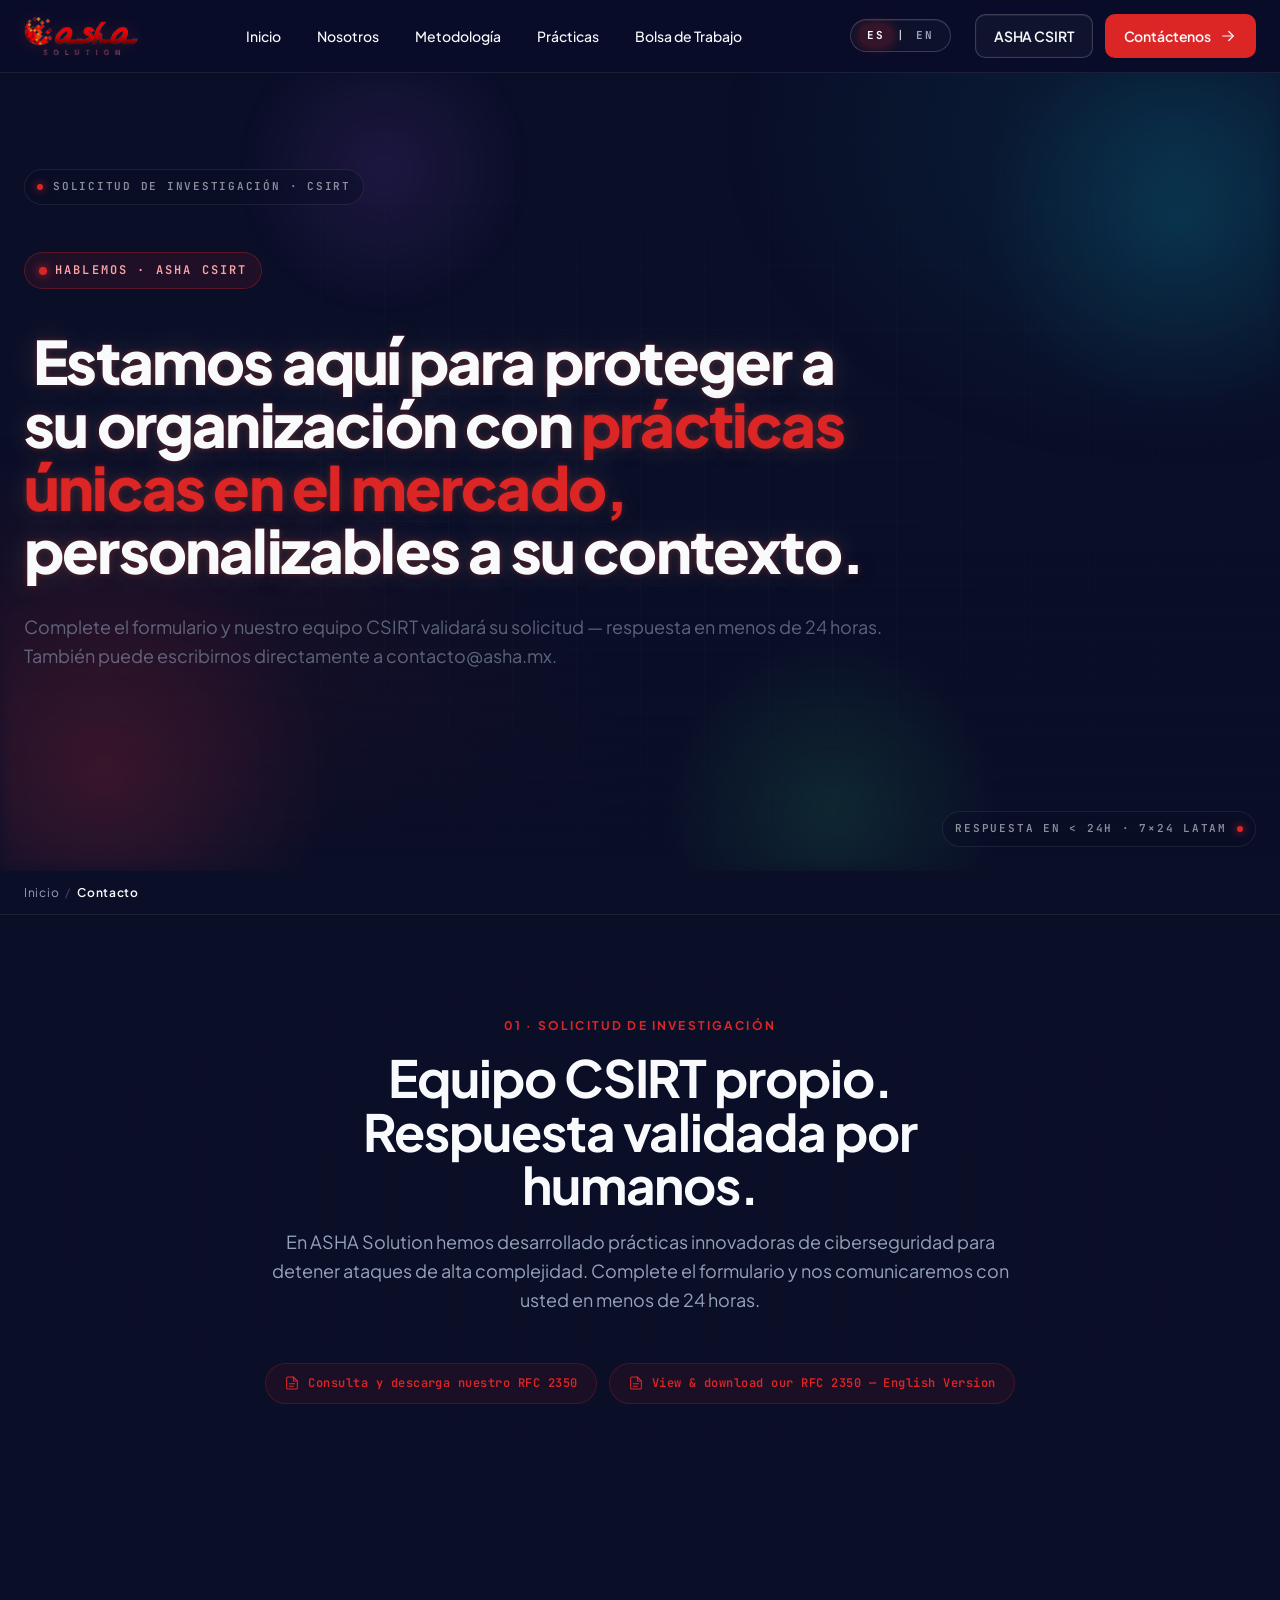
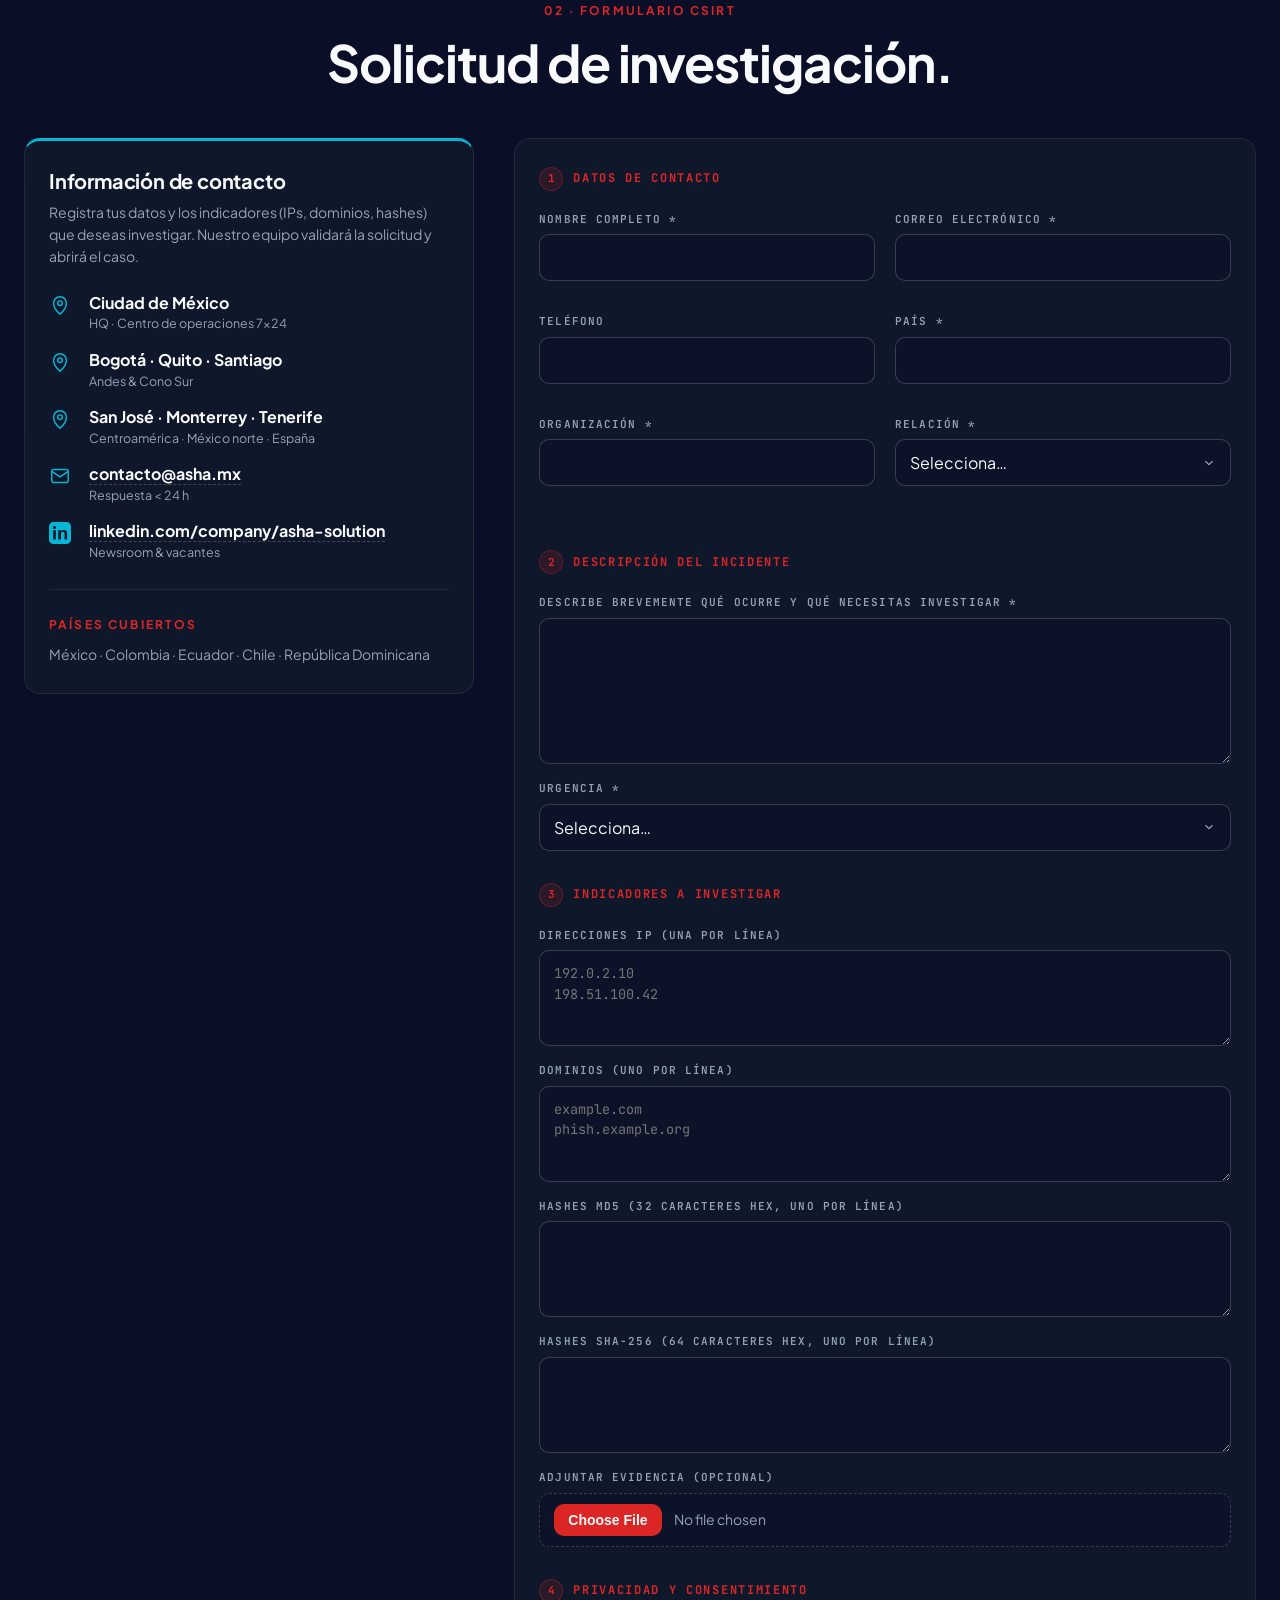
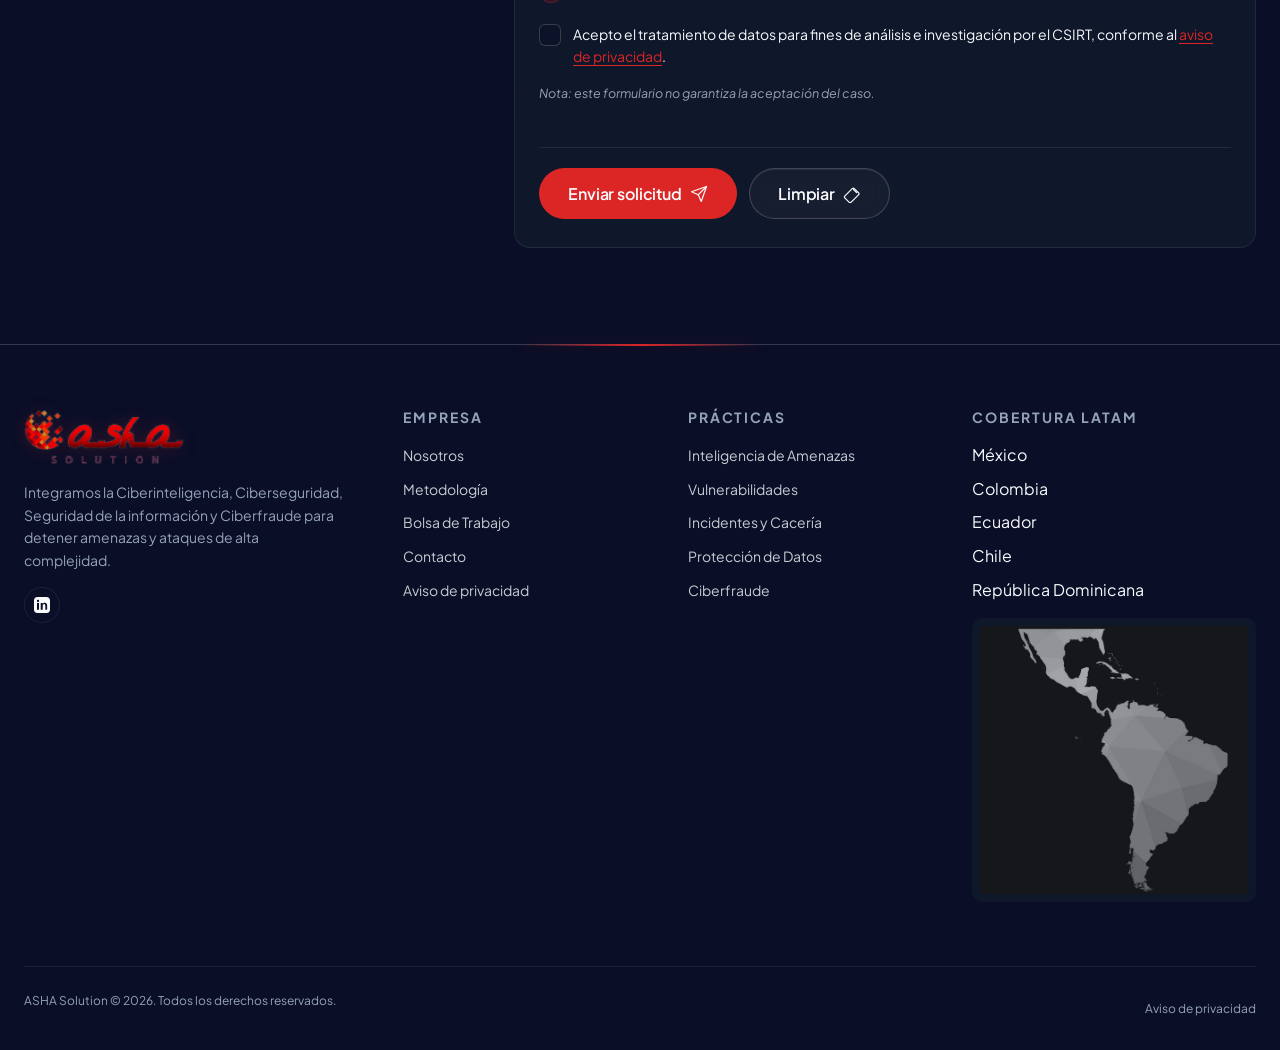
<file: contacto.html>
<!DOCTYPE html>
<html lang="es">
<head>
<meta charset="UTF-8" />
<meta name="viewport" content="width=device-width, initial-scale=1.0" />
<title>Contacto — ASHA Solution</title>
<meta name="description" content="Solicitud de Investigación ASHA CSIRT. Estamos aquí para proteger a su organización con prácticas únicas en el mercado, personalizables a su contexto." />
<meta name="theme-color" content="#0A0E27" />
<link rel="icon" href="assets/images/favicon.png" type="image/png" />

<link rel="canonical" href="https://ashasolution.vercel.app/contacto.html" />
<meta property="og:type" content="website" />
<meta property="og:site_name" content="ASHA Solution" />
<meta property="og:locale" content="es_MX" />
<meta property="og:title" content="Contacto · ASHA CSIRT — ASHA Solution" />
<meta property="og:description" content="Solicitud de Investigación ASHA CSIRT. Respuesta validada por humanos en menos de 24 horas. 7×24 LATAM." />
<meta property="og:url" content="https://ashasolution.vercel.app/contacto.html" />
<meta property="og:image" content="https://ashasolution.vercel.app/assets/images/bg/hero-bg-network.jpg" />
<meta name="twitter:card" content="summary_large_image" />
<meta name="twitter:title" content="Contacto · ASHA CSIRT" />
<meta name="twitter:description" content="Solicitud de investigación CSIRT. Validación humana, respuesta &lt; 24h." />
<meta name="twitter:image" content="https://ashasolution.vercel.app/assets/images/bg/hero-bg-network.jpg" />

<link rel="preconnect" href="https://fonts.googleapis.com">
<link rel="preconnect" href="https://fonts.gstatic.com" crossorigin>
<link href="https://fonts.googleapis.com/css2?family=Plus+Jakarta+Sans:wght@400;500;600;700;800&family=JetBrains+Mono:wght@400;500;700&display=swap" rel="stylesheet">

<link rel="stylesheet" href="css/tokens.css">
<link rel="stylesheet" href="css/redesign.css">
</head>
<body>

<a class="skip-link" href="#main" data-i18n="nav.skip">Saltar al contenido</a>

<!-- Inline icon sprite (Heroicons outline 24/outline) ------------------- -->
<svg xmlns="http://www.w3.org/2000/svg" style="display:none" aria-hidden="true">
  <symbol id="i-arrow-right" viewBox="0 0 24 24" fill="none" stroke="currentColor" stroke-width="1.6" stroke-linecap="round" stroke-linejoin="round"><line x1="5" y1="12" x2="19" y2="12"></line><polyline points="13 6 19 12 13 18"></polyline></symbol>
  <symbol id="i-chevron-down" viewBox="0 0 24 24" fill="none" stroke="currentColor" stroke-width="1.6" stroke-linecap="round" stroke-linejoin="round"><polyline points="6 9 12 15 18 9"></polyline></symbol>
  <symbol id="i-menu" viewBox="0 0 24 24" fill="none" stroke="currentColor" stroke-width="1.6" stroke-linecap="round" stroke-linejoin="round"><line x1="4" y1="7" x2="20" y2="7"></line><line x1="4" y1="12" x2="20" y2="12"></line><line x1="4" y1="17" x2="20" y2="17"></line></symbol>
  <symbol id="i-x" viewBox="0 0 24 24" fill="none" stroke="currentColor" stroke-width="1.8" stroke-linecap="round" stroke-linejoin="round"><line x1="6" y1="6" x2="18" y2="18"></line><line x1="18" y1="6" x2="6" y2="18"></line></symbol>
  <symbol id="i-shield" viewBox="0 0 24 24" fill="none" stroke="currentColor" stroke-width="1.6" stroke-linecap="round" stroke-linejoin="round"><path d="M12 3 4 6v6c0 4.5 3.4 8.4 8 9 4.6-.6 8-4.5 8-9V6l-8-3z"></path></symbol>
  <symbol id="i-shield-check" viewBox="0 0 24 24" fill="none" stroke="currentColor" stroke-width="1.6" stroke-linecap="round" stroke-linejoin="round"><path d="M12 3 4 6v6c0 4.5 3.4 8.4 8 9 4.6-.6 8-4.5 8-9V6l-8-3z"></path><polyline points="9 12 11 14 15 10"></polyline></symbol>
  <symbol id="i-check" viewBox="0 0 24 24" fill="none" stroke="currentColor" stroke-width="2" stroke-linecap="round" stroke-linejoin="round"><polyline points="5 12 10 17 19 8"></polyline></symbol>
  <symbol id="i-mail" viewBox="0 0 24 24" fill="none" stroke="currentColor" stroke-width="1.6" stroke-linecap="round" stroke-linejoin="round"><rect x="3" y="5" width="18" height="14" rx="2"></rect><polyline points="3 7 12 13 21 7"></polyline></symbol>
  <symbol id="i-pin" viewBox="0 0 24 24" fill="none" stroke="currentColor" stroke-width="1.6" stroke-linecap="round" stroke-linejoin="round"><path d="M12 22s-7-6-7-12a7 7 0 1 1 14 0c0 6-7 12-7 12z"></path><circle cx="12" cy="10" r="2.5"></circle></symbol>
  <symbol id="i-doc" viewBox="0 0 24 24" fill="none" stroke="currentColor" stroke-width="1.6" stroke-linecap="round" stroke-linejoin="round"><path d="M14 3H6a2 2 0 0 0-2 2v14a2 2 0 0 0 2 2h12a2 2 0 0 0 2-2V9z"></path><polyline points="14 3 14 9 20 9"></polyline><line x1="8" y1="13" x2="16" y2="13"></line><line x1="8" y1="17" x2="14" y2="17"></line></symbol>
  <symbol id="i-paper-plane" viewBox="0 0 24 24" fill="none" stroke="currentColor" stroke-width="1.6" stroke-linecap="round" stroke-linejoin="round"><line x1="22" y1="2" x2="11" y2="13"></line><polygon points="22 2 15 22 11 13 2 9 22 2"></polygon></symbol>
  <symbol id="i-globe" viewBox="0 0 24 24" fill="none" stroke="currentColor" stroke-width="1.6" stroke-linecap="round" stroke-linejoin="round"><circle cx="12" cy="12" r="9"></circle><path d="M3 12h18"></path><path d="M12 3a14 14 0 0 1 0 18a14 14 0 0 1 0-18z"></path></symbol>
  <symbol id="i-linkedin" viewBox="0 0 24 24" fill="currentColor"><path d="M19 0h-14C2.2 0 0 2.2 0 5v14c0 2.8 2.2 5 5 5h14c2.8 0 5-2.2 5-5V5c0-2.8-2.2-5-5-5zM7.5 19h-3V9h3v10zM6 7.7C5 7.7 4.3 7 4.3 6S5 4.3 6 4.3 7.7 5 7.7 6 7 7.7 6 7.7zm14 11.3h-3v-5.4c0-1.3 0-3-1.8-3s-2.1 1.4-2.1 2.9V19h-3V9h2.9v1.4h.1c.4-.8 1.4-1.6 2.9-1.6 3.1 0 3.7 2 3.7 4.7V19z"/></symbol>
  <symbol id="i-eraser" viewBox="0 0 24 24" fill="none" stroke="currentColor" stroke-width="1.6" stroke-linecap="round" stroke-linejoin="round"><path d="M20.7 13.1 10.9 22.9a2 2 0 0 1-2.8 0L2.6 17.4a2 2 0 0 1 0-2.8L12.3 4.8a2 2 0 0 1 2.8 0L20.7 10.3a2 2 0 0 1 0 2.8z"></path><line x1="14" y1="6" x2="18" y2="10"></line></symbol>
</svg>

<!-- HEADER -------------------------------------------------------------- -->
<header class="site-header" id="header">
  <div class="container site-header__inner">
    <a href="index.html" class="site-header__brand" aria-label="ASHA Solution">
      <img src="assets/images/logo-asha.png" alt="ASHA Solution" class="site-header__logo" width="170" height="40" />
    </a>
    <nav class="main-nav" aria-label="Principal">
      <ul class="main-nav__list">
        <li><a class="main-nav__link" href="index.html" data-i18n="nav.home">Inicio</a></li>
        <li><a class="main-nav__link" href="nosotros.html" data-i18n="nav.about">Nosotros</a></li>
        <li><a class="main-nav__link" href="metodologia.html" data-i18n="nav.methodology">Metodología</a></li>
        <li class="main-nav__item--has-children">
          <a class="main-nav__link" href="index.html#practicas" data-i18n="nav.practices">
            Prácticas
            <svg class="icon" aria-hidden="true"><use href="#i-chevron-down"/></svg>
          </a>
          <ul class="main-nav__submenu" role="menu">
            <li><a href="inteligencia-de-amenazas-y-proteccion-de-marca.html">Inteligencia de Amenazas y Protección de Marca</a></li>
            <li><a href="gestion-de-vulnerabilidades-y-emulacion-de-ataques.html">Gestión de Vulnerabilidades y Emulación de Ataques</a></li>
            <li><a href="gestion-de-incidentes-y-caceria-de-amenazas.html">Gestión de Incidentes y Cacería de Amenazas</a></li>
            <li><a href="estrategia-integral-de-proteccion-de-datos.html">Estrategia Integral de Protección de Datos</a></li>
            <li><a href="cyber-fraud-fusion.html">Prevención de Ciberfraude y Lavado de Dinero</a></li>
          </ul>
        </li>
        <li><a class="main-nav__link" href="bolsa-de-trabajo.html" data-i18n="nav.careers">Bolsa de Trabajo</a></li>
      </ul>
    </nav>
    <div class="site-header__cta">
      <div class="lang-switch" role="group" aria-label="Cambiar idioma">
        <button type="button" class="lang-switch__btn is-active" data-lang="es" aria-pressed="true">ES</button>
        <span class="lang-switch__sep" aria-hidden="true">|</span>
        <button type="button" class="lang-switch__btn" data-lang="en" aria-pressed="false">EN</button>
      </div>
      <a class="btn btn-secondary is-active" href="contacto.html" data-i18n="cta.csirt">ASHA CSIRT</a>
      <a class="btn btn-primary" href="#csirt-form">
        <span data-i18n="cta.contact">Contáctenos</span>
        <svg class="icon" aria-hidden="true"><use href="#i-arrow-right"/></svg>
      </a>
      <button class="mobile-menu-toggle" type="button" aria-label="Abrir menú" aria-expanded="false" aria-controls="mobile-menu">
        <svg class="icon" aria-hidden="true"><use href="#i-menu"/></svg>
      </button>
    </div>
  </div>
</header>

<!-- PAGE HERO — Contact (persona-asha red) ------------------------------ -->
<section class="page-hero page-hero--league page-hero--contact">
  <div class="page-hero__bg" aria-hidden="true">
    <div class="page-hero__bg-grad"></div>
    <div class="page-hero__bg-grid"></div>
    <div class="page-hero__bg-drift"></div>
  </div>

  <div class="page-hero__ticker page-hero__ticker--tl" aria-hidden="true">
    <span class="page-hero__ticker-dot"></span>
    <span class="page-hero__ticker-text" data-i18n="contact.ticker_tl">SOLICITUD DE INVESTIGACIÓN · CSIRT</span>
  </div>
  <div class="page-hero__ticker page-hero__ticker--br" aria-hidden="true">
    <span class="page-hero__ticker-text" data-i18n="contact.ticker_br">RESPUESTA EN &lt; 24H · 7×24 LATAM</span>
    <span class="page-hero__ticker-dot"></span>
  </div>

  <div class="container page-hero__inner">
    <span class="page-hero__eyebrow">
      <span class="page-hero__eyebrow-dot"></span>
      <span data-i18n="contact.eyebrow">Hablemos · ASHA CSIRT</span>
    </span>
    <h1 class="page-hero__title">
      <span data-i18n="contact.title_pre">Estamos aquí para proteger a su organización con</span>
      <span class="accent" data-i18n="contact.title_accent">prácticas únicas en el mercado,</span>
      <span data-i18n="contact.title_post">personalizables a su contexto.</span>
    </h1>
    <p class="page-hero__lede" data-i18n="contact.lede">
      Complete el formulario y nuestro equipo CSIRT validará su solicitud — respuesta en menos de 24 horas. También puede escribirnos directamente a contacto@asha.mx.
    </p>
    <div class="page-hero__actions">
      <a class="btn btn-primary btn-pill" href="#csirt-form">
        <span data-i18n="contact.cta_primary">Ir al formulario</span>
        <svg class="icon" aria-hidden="true"><use href="#i-arrow-right"/></svg>
      </a>
      <a class="btn btn-secondary btn-pill" href="mailto:contacto@asha.mx" data-i18n="contact.cta_secondary">contacto@asha.mx</a>
    </div>
  </div>
</section>

<!-- BREADCRUMB --------------------------------------------------------- -->
<nav class="breadcrumb-wrap" aria-label="Breadcrumb">
  <div class="container">
    <ol class="breadcrumb">
      <li><a href="index.html" data-i18n="nav.home">Inicio</a></li>
      <li data-i18n="contact.breadcrumb">Contacto</li>
    </ol>
  </div>
</nav>

<main id="main">

  <!-- 01 · CSIRT BRIEF -------------------------------------------------- -->
  <section class="section section--dark" aria-labelledby="contact-brief-title">
    <div class="container" style="max-width: 920px;">
      <header class="section-head section-head--center">
        <span class="eyebrow" data-i18n="contact.brief_eyebrow">01 · Solicitud de investigación</span>
        <h2 class="section-title" id="contact-brief-title" data-i18n="contact.brief_title">Equipo CSIRT propio. Respuesta validada por humanos.</h2>
        <p class="section-lede" data-i18n="contact.brief_lede">En ASHA Solution hemos desarrollado prácticas innovadoras de ciberseguridad para detener ataques de alta complejidad. Complete el formulario y nos comunicaremos con usted en menos de 24 horas.</p>
      </header>

      <div class="rfc-row">
        <a class="rfc-chip" href="#" target="_blank" rel="noopener noreferrer">
          <svg width="16" height="16" viewBox="0 0 24 24"><use href="#i-doc"/></svg>
          <span data-i18n="contact.rfc_es">Consulta y descarga nuestro RFC 2350</span>
        </a>
        <a class="rfc-chip" href="#" target="_blank" rel="noopener noreferrer">
          <svg width="16" height="16" viewBox="0 0 24 24"><use href="#i-doc"/></svg>
          <span data-i18n="contact.rfc_en">View &amp; download our RFC 2350 — English Version</span>
        </a>
      </div>
    </div>
  </section>

  <!-- 02 · CSIRT FORM --------------------------------------------------- -->
  <section class="section section--dark contact-section" id="csirt-form" aria-labelledby="contact-form-title">
    <div class="container">
      <header class="section-head">
        <span class="eyebrow" data-i18n="contact.form_eyebrow">02 · Formulario CSIRT</span>
        <h2 class="section-title" id="contact-form-title" data-i18n="contact.form_title">Solicitud de investigación.</h2>
      </header>

      <div class="contact-grid">

        <!-- LEFT: Contact info card (CSIRT cyan persona accent inside) -->
        <aside class="contact-info" aria-label="Información de contacto">
          <h3 class="contact-info__title" data-i18n="contact.info_title">Información de contacto</h3>
          <p class="contact-info__lede" data-i18n="contact.info_lede">Registra tus datos y los indicadores (IPs, dominios, hashes) que deseas investigar. Nuestro equipo validará la solicitud y abrirá el caso.</p>

          <ul class="contact-info__list">
            <li class="contact-info__item">
              <svg class="contact-info__icon" width="22" height="22" viewBox="0 0 24 24"><use href="#i-pin"/></svg>
              <div>
                <strong>Ciudad de México</strong>
                <span data-i18n="contact.hq">HQ · Centro de operaciones 7×24</span>
              </div>
            </li>
            <li class="contact-info__item">
              <svg class="contact-info__icon" width="22" height="22" viewBox="0 0 24 24"><use href="#i-pin"/></svg>
              <div>
                <strong>Bogotá · Quito · Santiago</strong>
                <span data-i18n="contact.region_andes">Andes &amp; Cono Sur</span>
              </div>
            </li>
            <li class="contact-info__item">
              <svg class="contact-info__icon" width="22" height="22" viewBox="0 0 24 24"><use href="#i-pin"/></svg>
              <div>
                <strong>San José · Monterrey · Tenerife</strong>
                <span data-i18n="contact.region_other">Centroamérica · México norte · España</span>
              </div>
            </li>
            <li class="contact-info__item">
              <svg class="contact-info__icon" width="22" height="22" viewBox="0 0 24 24"><use href="#i-mail"/></svg>
              <div>
                <strong><a href="mailto:contacto@asha.mx">contacto@asha.mx</a></strong>
                <span data-i18n="contact.mail_caption">Respuesta &lt; 24 h</span>
              </div>
            </li>
            <li class="contact-info__item">
              <svg class="contact-info__icon" width="22" height="22" viewBox="0 0 24 24"><use href="#i-linkedin"/></svg>
              <div>
                <strong><a href="https://www.linkedin.com/company/asha-solution" target="_blank" rel="noopener noreferrer">linkedin.com/company/asha-solution</a></strong>
                <span data-i18n="contact.linkedin_caption">Newsroom &amp; vacantes</span>
              </div>
            </li>
          </ul>

          <div class="contact-info__countries">
            <span class="eyebrow" data-i18n="contact.countries_label">Países cubiertos</span>
            <p>México · Colombia · Ecuador · Chile · República Dominicana</p>
          </div>
        </aside>

        <!-- RIGHT: The form -->
        <form class="csirt-form" id="csirtForm" novalidate>

          <fieldset class="form-section">
            <legend class="form-section__head">
              <span class="form-section__num">1</span>
              <span data-i18n="contact.section_1">Datos de contacto</span>
            </legend>
            <div class="form-row">
              <div class="form-group">
                <label class="form-label" for="c_nombre" data-i18n="contact.f_name">Nombre completo *</label>
                <input class="form-input" type="text" id="c_nombre" name="nombre" required autocomplete="name" />
              </div>
              <div class="form-group">
                <label class="form-label" for="c_email" data-i18n="contact.f_email">Correo electrónico *</label>
                <input class="form-input" type="email" id="c_email" name="email" required autocomplete="email" />
              </div>
            </div>
            <div class="form-row">
              <div class="form-group">
                <label class="form-label" for="c_telefono" data-i18n="contact.f_phone">Teléfono</label>
                <input class="form-input" type="tel" id="c_telefono" name="telefono" autocomplete="tel" />
              </div>
              <div class="form-group">
                <label class="form-label" for="c_pais" data-i18n="contact.f_country">País *</label>
                <input class="form-input" type="text" id="c_pais" name="pais" required autocomplete="country-name" />
              </div>
            </div>
            <div class="form-row">
              <div class="form-group">
                <label class="form-label" for="c_org" data-i18n="contact.f_org">Organización *</label>
                <input class="form-input" type="text" id="c_org" name="organizacion" required autocomplete="organization" />
              </div>
              <div class="form-group">
                <label class="form-label" for="c_relacion" data-i18n="contact.f_relation">Relación *</label>
                <select class="form-select" id="c_relacion" name="relacion" required>
                  <option value="">Selecciona…</option>
                  <option>No cliente</option>
                  <option>Sociedad civil</option>
                  <option>Academia</option>
                  <option>Gobierno</option>
                  <option>Otro</option>
                </select>
              </div>
            </div>
          </fieldset>

          <fieldset class="form-section">
            <legend class="form-section__head">
              <span class="form-section__num">2</span>
              <span data-i18n="contact.section_2">Descripción del incidente</span>
            </legend>
            <div class="form-group">
              <label class="form-label" for="c_descripcion" data-i18n="contact.f_desc">Describe brevemente qué ocurre y qué necesitas investigar *</label>
              <textarea class="form-textarea" id="c_descripcion" name="descripcion" rows="5" required></textarea>
            </div>
            <div class="form-group">
              <label class="form-label" for="c_urgencia" data-i18n="contact.f_urgency">Urgencia *</label>
              <select class="form-select" id="c_urgencia" name="urgencia" required>
                <option value="">Selecciona…</option>
                <option>Media</option>
                <option>Alta</option>
                <option>Crítica</option>
              </select>
            </div>
          </fieldset>

          <fieldset class="form-section">
            <legend class="form-section__head">
              <span class="form-section__num">3</span>
              <span data-i18n="contact.section_3">Indicadores a investigar</span>
            </legend>
            <div class="form-group">
              <label class="form-label" for="c_ips" data-i18n="contact.f_ips">Direcciones IP (una por línea)</label>
              <textarea class="form-textarea form-textarea--mono" id="c_ips" name="ips" rows="3" placeholder="192.0.2.10&#10;198.51.100.42"></textarea>
            </div>
            <div class="form-group">
              <label class="form-label" for="c_dominios" data-i18n="contact.f_domains">Dominios (uno por línea)</label>
              <textarea class="form-textarea form-textarea--mono" id="c_dominios" name="dominios" rows="3" placeholder="example.com&#10;phish.example.org"></textarea>
            </div>
            <div class="form-group">
              <label class="form-label" for="c_md5" data-i18n="contact.f_md5">Hashes MD5 (32 caracteres hex, uno por línea)</label>
              <textarea class="form-textarea form-textarea--mono" id="c_md5" name="md5" rows="2"></textarea>
            </div>
            <div class="form-group">
              <label class="form-label" for="c_sha256" data-i18n="contact.f_sha256">Hashes SHA-256 (64 caracteres hex, uno por línea)</label>
              <textarea class="form-textarea form-textarea--mono" id="c_sha256" name="sha256" rows="2"></textarea>
            </div>
            <div class="form-group">
              <label class="form-label" for="c_evidencia" data-i18n="contact.f_evidence">Adjuntar evidencia (opcional)</label>
              <input class="form-file" type="file" id="c_evidencia" name="evidencia" />
            </div>
          </fieldset>

          <fieldset class="form-section">
            <legend class="form-section__head">
              <span class="form-section__num">4</span>
              <span data-i18n="contact.section_4">Privacidad y consentimiento</span>
            </legend>
            <div class="form-group">
              <label class="form-checkbox">
                <input type="checkbox" id="c_priv" name="privacy" required />
                <span class="form-checkbox__box"></span>
                <span class="form-checkbox__label">
                  <span data-i18n="contact.f_consent">Acepto el tratamiento de datos para fines de análisis e investigación por el CSIRT, conforme al</span>
                  <a href="aviso-de-privacidad.html" data-i18n="contact.f_consent_link">aviso de privacidad</a>.
                </span>
              </label>
            </div>
            <p class="form-note" data-i18n="contact.f_note">Nota: este formulario no garantiza la aceptación del caso.</p>
          </fieldset>

          <div class="form-actions">
            <button type="submit" class="btn btn-primary btn-pill">
              <span data-i18n="contact.f_submit">Enviar solicitud</span>
              <svg class="icon" aria-hidden="true"><use href="#i-paper-plane"/></svg>
            </button>
            <button type="reset" class="btn btn-secondary btn-pill">
              <span data-i18n="contact.f_reset">Limpiar</span>
              <svg class="icon" aria-hidden="true"><use href="#i-eraser"/></svg>
            </button>
          </div>
        </form>

      </div>
    </div>
  </section>

</main>

<!-- FOOTER ------------------------------------------------------------ -->
<footer class="site-footer" id="footer">
  <div class="container">
    <div class="site-footer__grid">
      <div class="site-footer__col">
        <a href="index.html" aria-label="ASHA Solution">
          <img src="assets/images/logo-asha.png" alt="ASHA Solution" class="site-footer__logo" width="190" height="44" />
        </a>
        <p class="site-footer__brand-text">
          Integramos la Ciberinteligencia, Ciberseguridad, Seguridad de la información y Ciberfraude para detener amenazas y ataques de alta complejidad.
        </p>
        <div class="social-icons">
          <a href="https://www.linkedin.com/company/asha-solution" target="_blank" rel="noopener noreferrer" aria-label="LinkedIn" class="social-icon">
            <svg class="icon" aria-hidden="true"><use href="#i-linkedin"/></svg>
          </a>
        </div>
      </div>
      <div class="site-footer__col">
        <h3>Empresa</h3>
        <ul class="site-footer__list">
          <li><a href="nosotros.html">Nosotros</a></li>
          <li><a href="metodologia.html">Metodología</a></li>
          <li><a href="bolsa-de-trabajo.html">Bolsa de Trabajo</a></li>
          <li><a href="contacto.html">Contacto</a></li>
          <li><a href="aviso-de-privacidad.html">Aviso de privacidad</a></li>
        </ul>
      </div>
      <div class="site-footer__col">
        <h3>Prácticas</h3>
        <ul class="site-footer__list">
          <li><a href="inteligencia-de-amenazas-y-proteccion-de-marca.html">Inteligencia de Amenazas</a></li>
          <li><a href="gestion-de-vulnerabilidades-y-emulacion-de-ataques.html">Vulnerabilidades</a></li>
          <li><a href="gestion-de-incidentes-y-caceria-de-amenazas.html">Incidentes y Cacería</a></li>
          <li><a href="estrategia-integral-de-proteccion-de-datos.html">Protección de Datos</a></li>
          <li><a href="cyber-fraud-fusion.html">Ciberfraude</a></li>
        </ul>
      </div>
      <div class="site-footer__col">
        <h3>Cobertura LATAM</h3>
        <ul class="site-footer__list">
          <li>México</li>
          <li>Colombia</li>
          <li>Ecuador</li>
          <li>Chile</li>
          <li>República Dominicana</li>
        </ul>
        <div class="footer-map" style="margin-top: var(--space-4);">
          <img src="assets/images/latam-map-real.png" alt="Cobertura ASHA en Latinoamérica" loading="lazy">
        </div>
      </div>
    </div>
    <div class="site-footer__bottom">
      <p>ASHA Solution &copy; 2026. Todos los derechos reservados.</p>
      <a href="aviso-de-privacidad.html">Aviso de privacidad</a>
    </div>
  </div>
</footer>

<!-- Mobile menu -------------------------------------------------------- -->
<div class="mobile-menu" id="mobile-menu" role="dialog" aria-modal="true" aria-label="Menú principal" hidden>
  <div class="mobile-menu__header">
    <a href="index.html" aria-label="ASHA Solution">
      <img src="assets/images/logo-asha.png" alt="ASHA Solution" class="site-header__logo" width="170" height="40" />
    </a>
    <button type="button" class="mobile-menu__close" aria-label="Cerrar menú" data-mobile-close>
      <svg class="icon" aria-hidden="true"><use href="#i-x"/></svg>
    </button>
  </div>
  <nav class="mobile-menu__inner" aria-label="Principal móvil">
    <ul class="mobile-menu__list">
      <li><a class="mobile-menu__link" href="index.html">Inicio</a></li>
      <li><a class="mobile-menu__link" href="nosotros.html">Nosotros</a></li>
      <li><a class="mobile-menu__link" href="metodologia.html">Metodología</a></li>
      <li>
        <a class="mobile-menu__link" href="index.html#practicas">
          Prácticas
          <svg class="icon" aria-hidden="true"><use href="#i-chevron-down"/></svg>
        </a>
        <ul class="mobile-submenu">
          <li><a href="inteligencia-de-amenazas-y-proteccion-de-marca.html">Inteligencia de Amenazas y Protección de Marca</a></li>
          <li><a href="gestion-de-vulnerabilidades-y-emulacion-de-ataques.html">Gestión de Vulnerabilidades y Emulación de Ataques</a></li>
          <li><a href="gestion-de-incidentes-y-caceria-de-amenazas.html">Gestión de Incidentes y Cacería de Amenazas</a></li>
          <li><a href="estrategia-integral-de-proteccion-de-datos.html">Estrategia Integral de Protección de Datos</a></li>
          <li><a href="cyber-fraud-fusion.html">Prevención de Ciberfraude y Lavado de Dinero</a></li>
        </ul>
      </li>
      <li><a class="mobile-menu__link" href="bolsa-de-trabajo.html">Bolsa de Trabajo</a></li>
    </ul>
  </nav>
  <div class="mobile-menu__cta">
    <a class="btn btn-secondary" href="contacto.html">ASHA CSIRT</a>
    <a class="btn btn-primary" href="contacto.html">
      Contáctenos
      <svg class="icon" aria-hidden="true"><use href="#i-arrow-right"/></svg>
    </a>
  </div>
</div>

<script src="assets/js/gsap.min.js" defer></script>
<script src="assets/js/ScrollTrigger.min.js" defer></script>
<script src="assets/js/scroll-fx.js" defer></script>
<script src="assets/js/site-enhance.js" defer></script>
<script src="assets/js/page-hero-reveal.js" defer></script>
<script src="assets/js/i18n.js" defer></script>

<script>
(function () {
  'use strict';

  /* ── Mobile menu ─────────────────────────────────────────────── */
  const menu  = document.getElementById('mobile-menu');
  const openBtn  = document.querySelector('.mobile-menu-toggle');
  const closeBtn = document.querySelector('[data-mobile-close]');
  if (menu && openBtn && closeBtn) {
    menu.removeAttribute('hidden');
    const setOpen = (state) => {
      menu.classList.toggle('is-open', state);
      document.body.classList.toggle('menu-open', state);
      openBtn.setAttribute('aria-expanded', state ? 'true' : 'false');
      if (state) closeBtn.focus(); else openBtn.focus();
    };
    openBtn.addEventListener('click', () => setOpen(true));
    closeBtn.addEventListener('click', () => setOpen(false));
    menu.querySelectorAll('a').forEach(a => a.addEventListener('click', () => setOpen(false)));
    document.addEventListener('keydown', (e) => {
      if (e.key === 'Escape' && menu.classList.contains('is-open')) setOpen(false);
    });
  }
})();
</script>

</body>
</html>
</file>
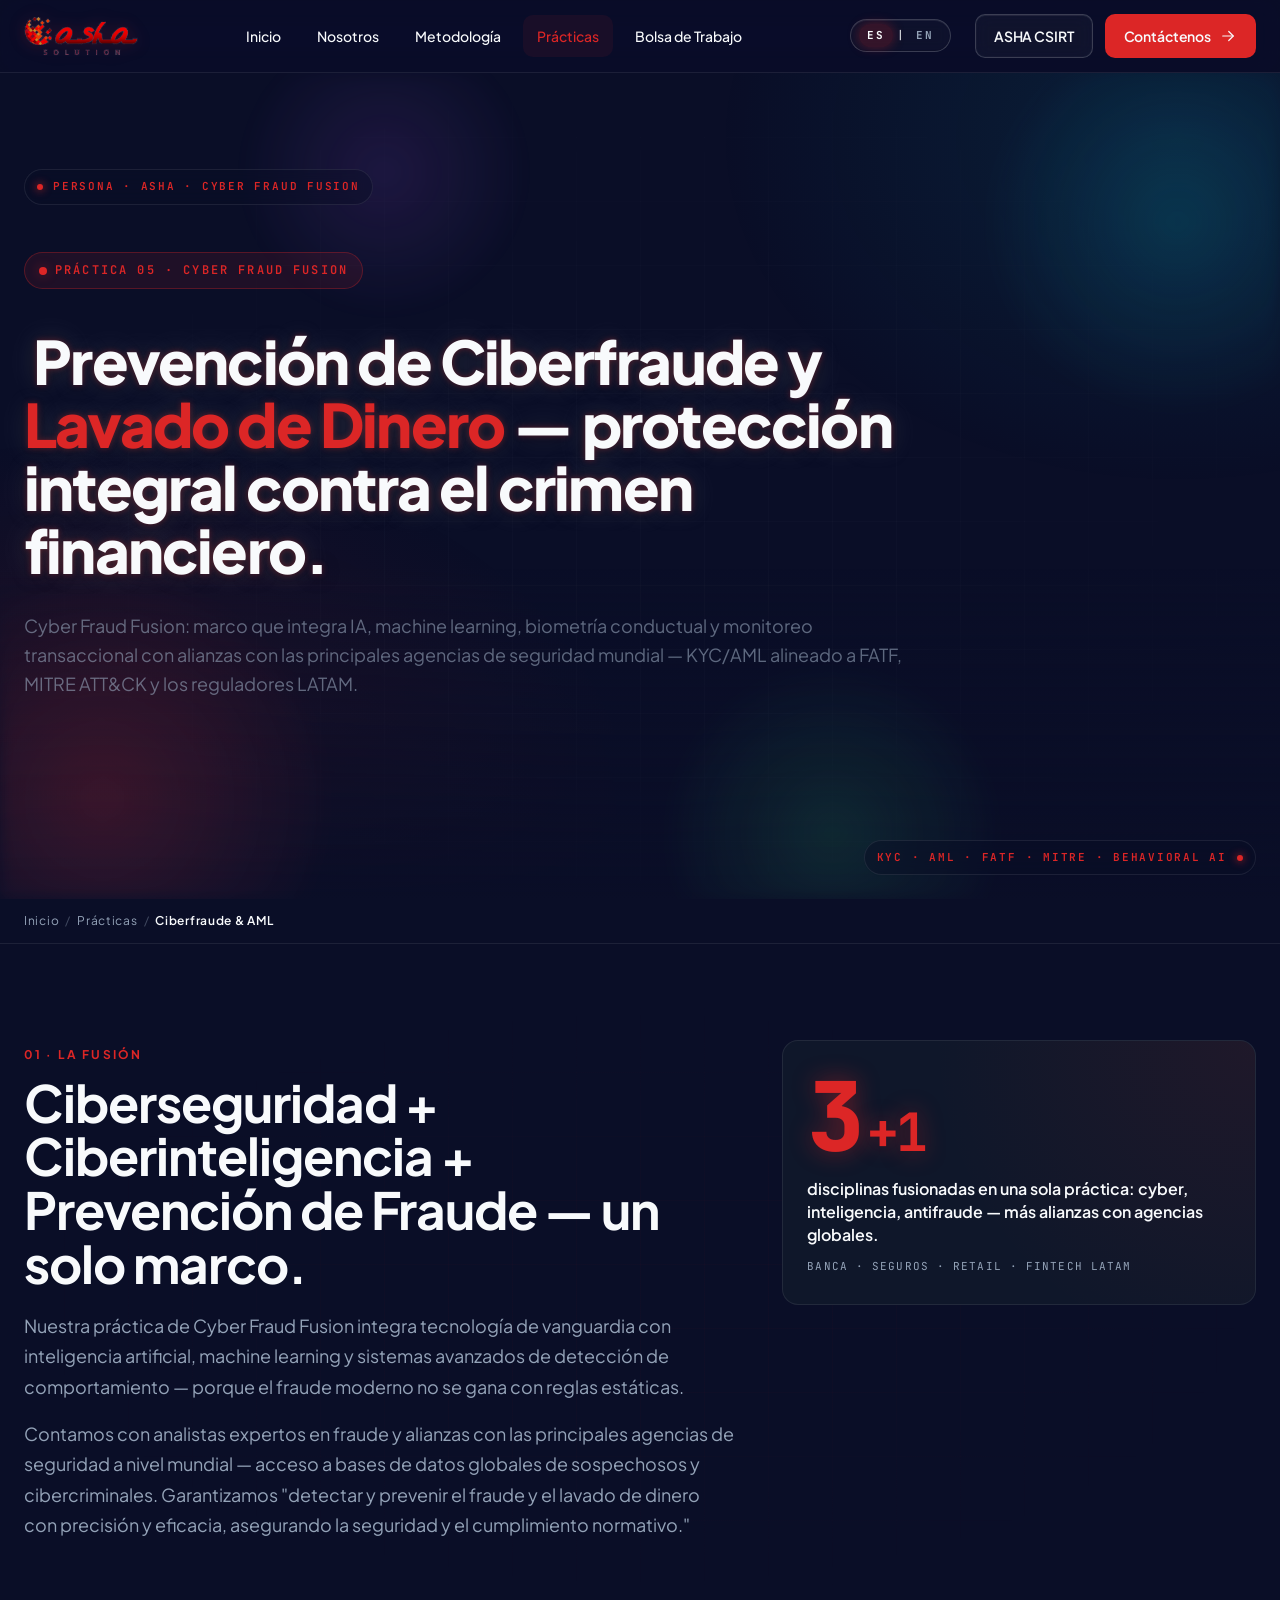
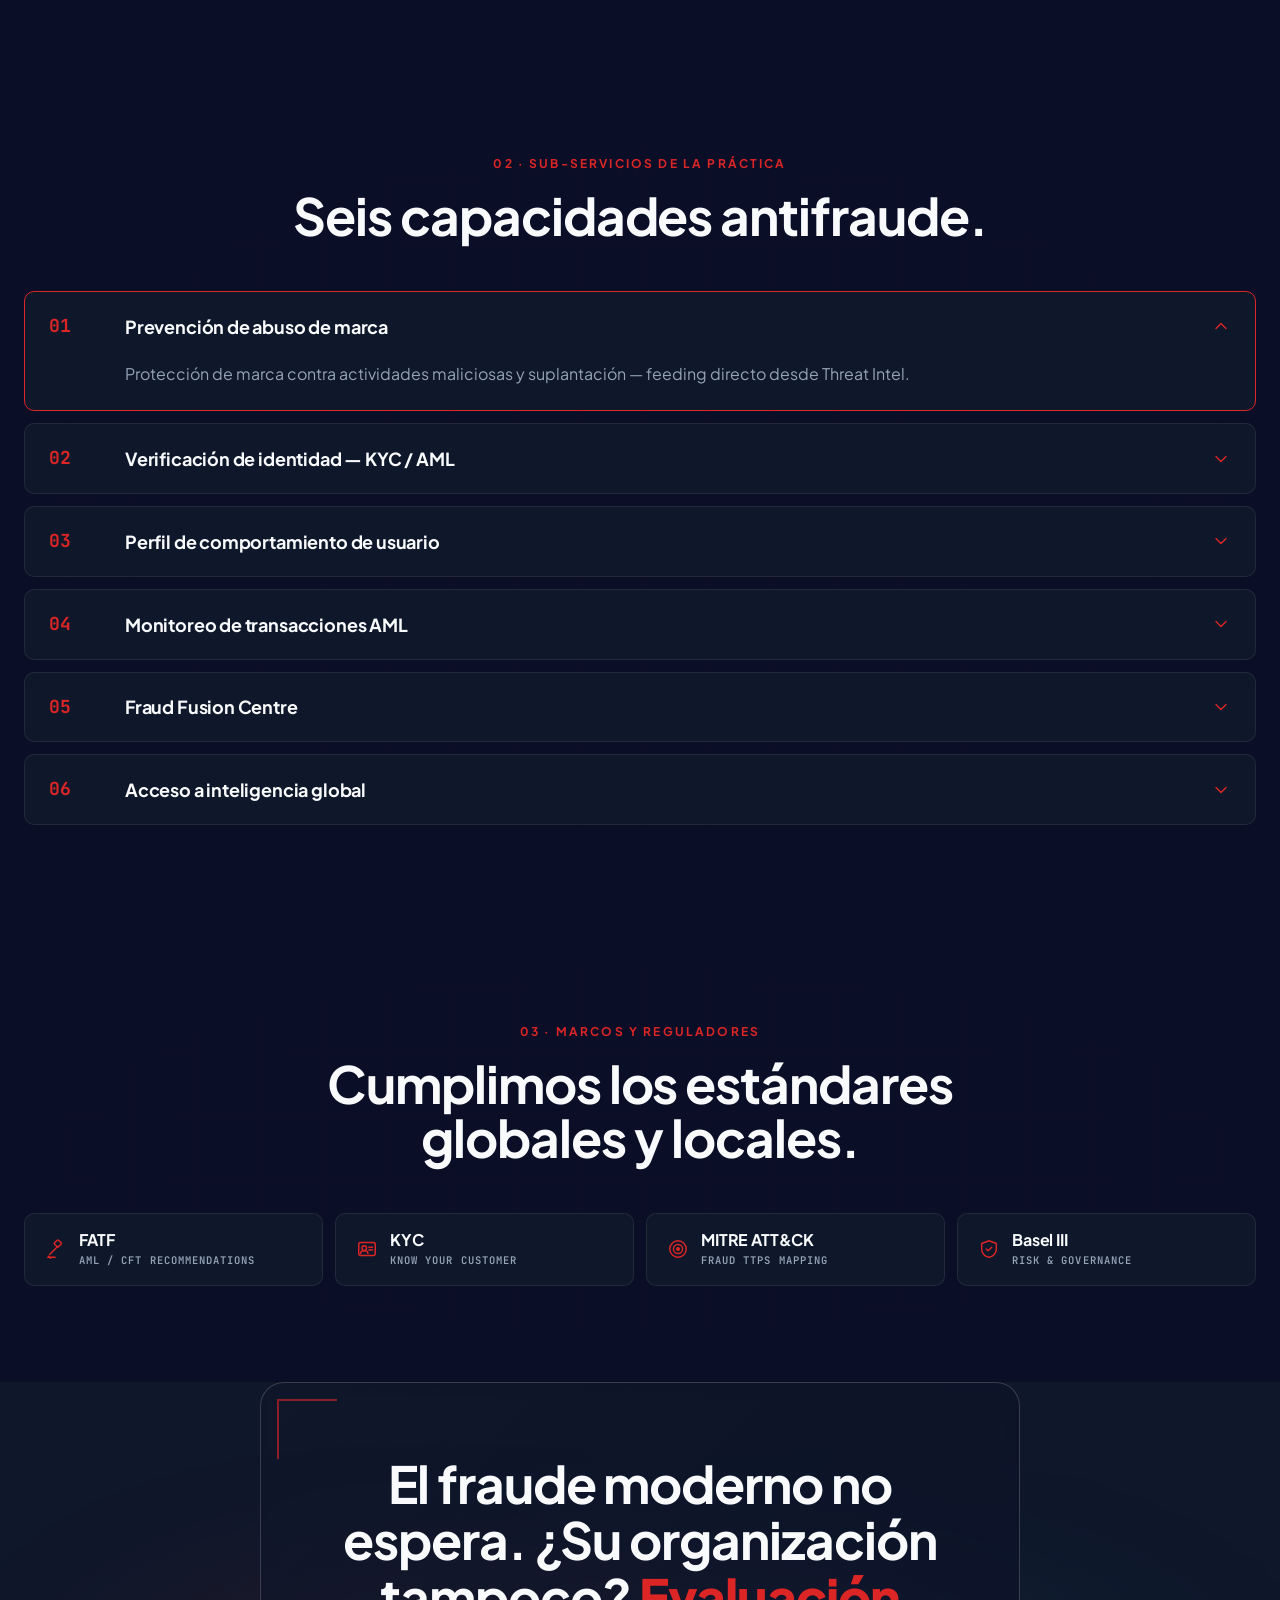
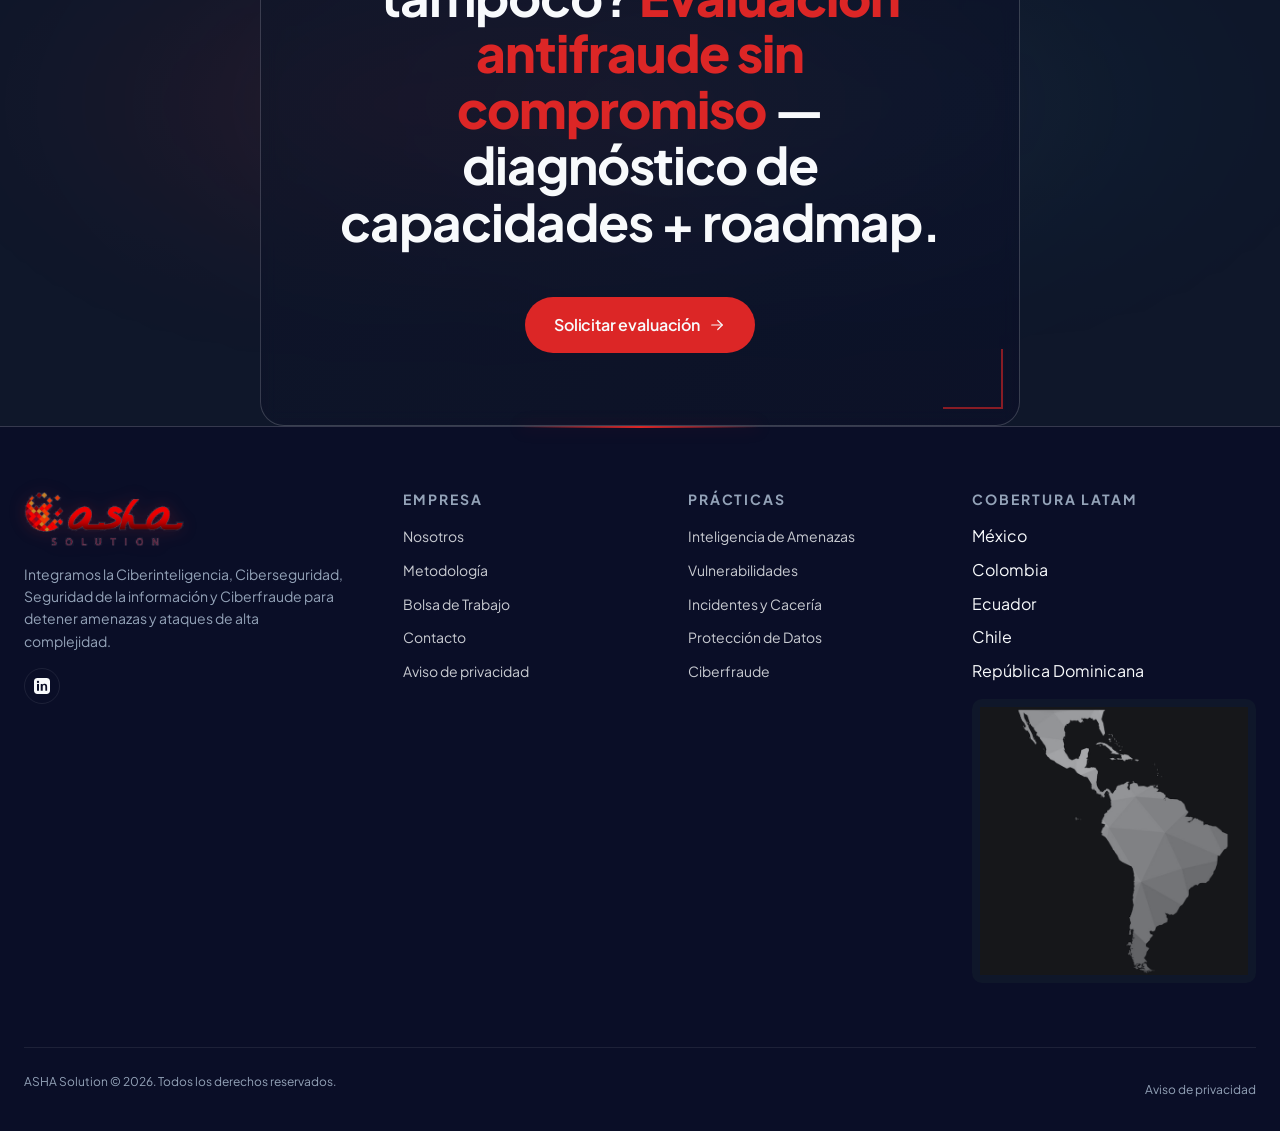
<file: cyber-fraud-fusion.html>
<!DOCTYPE html>
<html lang="es">
<head>
<meta charset="UTF-8" />
<meta name="viewport" content="width=device-width, initial-scale=1.0" />
<title>Prevención de Ciberfraude y Lavado de Dinero — ASHA Solution</title>
<meta name="description" content="Cyber Fraud Fusion. Marco integral que fusiona Ciberinteligencia, Ciberseguridad y Prevención de Fraude — KYC/AML, behavioral biometrics, monitoreo transaccional." />
<meta name="theme-color" content="#0A0E27" />
<link rel="icon" href="assets/images/favicon.png" type="image/png" />

<link rel="canonical" href="https://ashasolution.vercel.app/cyber-fraud-fusion.html" />
<meta property="og:type" content="website" />
<meta property="og:site_name" content="ASHA Solution" />
<meta property="og:locale" content="es_MX" />
<meta property="og:title" content="Prevención de Ciberfraude y Lavado de Dinero — ASHA Solution" />
<meta property="og:description" content="Cyber Fraud Fusion. Marco integral que fusiona Ciberinteligencia, Ciberseguridad y Prevención de Fraude — KYC/AML, behavioral biometrics, monitoreo transaccional." />
<meta property="og:url" content="https://ashasolution.vercel.app/cyber-fraud-fusion.html" />
<meta property="og:image" content="https://ashasolution.vercel.app/assets/images/bg/hero-bg-network.jpg" />
<meta name="twitter:card" content="summary_large_image" />
<meta name="twitter:title" content="Prevención de Ciberfraude y Lavado de Dinero" />
<meta name="twitter:description" content="Cyber + Intel + Antifraude fusionados. KYC/AML aligned to FATF, behavioral biometrics, transaction monitoring." />
<meta name="twitter:image" content="https://ashasolution.vercel.app/assets/images/bg/hero-bg-network.jpg" />

<link rel="preconnect" href="https://fonts.googleapis.com">
<link rel="preconnect" href="https://fonts.gstatic.com" crossorigin>
<link href="https://fonts.googleapis.com/css2?family=Plus+Jakarta+Sans:wght@400;500;600;700;800&family=JetBrains+Mono:wght@400;500;700&display=swap" rel="stylesheet">

<link rel="stylesheet" href="css/tokens.css">
<link rel="stylesheet" href="css/redesign.css">
</head>
<body class="page-service page-service--asha">

<a class="skip-link" href="#main" data-i18n="nav.skip">Saltar al contenido</a>

<!-- Inline icon sprite (Heroicons outline 24/outline) ------------------- -->
<svg xmlns="http://www.w3.org/2000/svg" style="display:none" aria-hidden="true">
  <symbol id="i-arrow-right" viewBox="0 0 24 24" fill="none" stroke="currentColor" stroke-width="1.6" stroke-linecap="round" stroke-linejoin="round"><line x1="5" y1="12" x2="19" y2="12"></line><polyline points="13 6 19 12 13 18"></polyline></symbol>
  <symbol id="i-chevron-down" viewBox="0 0 24 24" fill="none" stroke="currentColor" stroke-width="1.6" stroke-linecap="round" stroke-linejoin="round"><polyline points="6 9 12 15 18 9"></polyline></symbol>
  <symbol id="i-menu" viewBox="0 0 24 24" fill="none" stroke="currentColor" stroke-width="1.6" stroke-linecap="round" stroke-linejoin="round"><line x1="4" y1="7" x2="20" y2="7"></line><line x1="4" y1="12" x2="20" y2="12"></line><line x1="4" y1="17" x2="20" y2="17"></line></symbol>
  <symbol id="i-x" viewBox="0 0 24 24" fill="none" stroke="currentColor" stroke-width="1.8" stroke-linecap="round" stroke-linejoin="round"><line x1="6" y1="6" x2="18" y2="18"></line><line x1="18" y1="6" x2="6" y2="18"></line></symbol>
  <symbol id="i-shield-check" viewBox="0 0 24 24" fill="none" stroke="currentColor" stroke-width="1.6" stroke-linecap="round" stroke-linejoin="round"><path d="M12 3 4 6v6c0 4.5 3.4 8.4 8 9 4.6-.6 8-4.5 8-9V6l-8-3z"></path><polyline points="9 12 11 14 15 10"></polyline></symbol>
  <symbol id="i-shield-half" viewBox="0 0 24 24" fill="none" stroke="currentColor" stroke-width="1.6" stroke-linecap="round" stroke-linejoin="round"><path d="M12 3 4 6v6c0 4.5 3.4 8.4 8 9 4.6-.6 8-4.5 8-9V6l-8-3z"></path><line x1="12" y1="3" x2="12" y2="21"></line></symbol>
  <symbol id="i-id-card" viewBox="0 0 24 24" fill="none" stroke="currentColor" stroke-width="1.6" stroke-linecap="round" stroke-linejoin="round"><rect x="3" y="5" width="18" height="14" rx="2"></rect><circle cx="9" cy="11" r="2.5"></circle><line x1="14" y1="10" x2="18" y2="10"></line><line x1="14" y1="13" x2="18" y2="13"></line><path d="M5 17c0-2 2-3 4-3s4 1 4 3"></path></symbol>
  <symbol id="i-user-clock" viewBox="0 0 24 24" fill="none" stroke="currentColor" stroke-width="1.6" stroke-linecap="round" stroke-linejoin="round"><circle cx="9" cy="8" r="3.5"></circle><path d="M3 20c0-3 2.5-5 6-5"></path><circle cx="17" cy="17" r="4"></circle><polyline points="17 14.5 17 17 18.5 18"></polyline></symbol>
  <symbol id="i-money-transfer" viewBox="0 0 24 24" fill="none" stroke="currentColor" stroke-width="1.6" stroke-linecap="round" stroke-linejoin="round"><rect x="3" y="6" width="14" height="9" rx="1.5"></rect><circle cx="10" cy="10.5" r="1.5"></circle><line x1="20" y1="10" x2="22" y2="12"></line><line x1="22" y1="12" x2="20" y2="14"></line><line x1="14" y1="12" x2="22" y2="12"></line><path d="M7 18l-2 2 2 2"></path><line x1="5" y1="20" x2="13" y2="20"></line></symbol>
  <symbol id="i-fusion" viewBox="0 0 24 24" fill="none" stroke="currentColor" stroke-width="1.6" stroke-linecap="round" stroke-linejoin="round"><circle cx="9" cy="9" r="4"></circle><circle cx="15" cy="15" r="4"></circle><line x1="11" y1="11" x2="13" y2="13"></line></symbol>
  <symbol id="i-radar" viewBox="0 0 24 24" fill="none" stroke="currentColor" stroke-width="1.6" stroke-linecap="round" stroke-linejoin="round"><path d="M19.07 4.93A10 10 0 1 0 22 12"></path><path d="M16.24 7.76A6 6 0 1 0 18 12"></path><line x1="12" y1="12" x2="22" y2="2"></line></symbol>
  <symbol id="i-globe" viewBox="0 0 24 24" fill="none" stroke="currentColor" stroke-width="1.6" stroke-linecap="round" stroke-linejoin="round"><circle cx="12" cy="12" r="9"></circle><path d="M3 12h18"></path><path d="M12 3a14 14 0 0 1 0 18a14 14 0 0 1 0-18z"></path></symbol>
  <symbol id="i-gavel" viewBox="0 0 24 24" fill="none" stroke="currentColor" stroke-width="1.6" stroke-linecap="round" stroke-linejoin="round"><rect x="11" y="3" width="6" height="6" rx="1" transform="rotate(-45 14 6)"></rect><path d="M14 9l-9 9"></path><line x1="3" y1="21" x2="11" y2="21"></line><line x1="4" y1="20" x2="6" y2="22"></line></symbol>
  <symbol id="i-target" viewBox="0 0 24 24" fill="none" stroke="currentColor" stroke-width="1.6" stroke-linecap="round" stroke-linejoin="round"><circle cx="12" cy="12" r="9"></circle><circle cx="12" cy="12" r="5"></circle><circle cx="12" cy="12" r="1.4" fill="currentColor"></circle></symbol>
  <symbol id="i-linkedin" viewBox="0 0 24 24" fill="currentColor"><path d="M19 0h-14C2.2 0 0 2.2 0 5v14c0 2.8 2.2 5 5 5h14c2.8 0 5-2.2 5-5V5c0-2.8-2.2-5-5-5zM7.5 19h-3V9h3v10zM6 7.7C5 7.7 4.3 7 4.3 6S5 4.3 6 4.3 7.7 5 7.7 6 7 7.7 6 7.7zm14 11.3h-3v-5.4c0-1.3 0-3-1.8-3s-2.1 1.4-2.1 2.9V19h-3V9h2.9v1.4h.1c.4-.8 1.4-1.6 2.9-1.6 3.1 0 3.7 2 3.7 4.7V19z"/></symbol>
</svg>

<!-- HEADER -------------------------------------------------------------- -->
<header class="site-header" id="header">
  <div class="container site-header__inner">
    <a href="index.html" class="site-header__brand" aria-label="ASHA Solution">
      <img src="assets/images/logo-asha.png" alt="ASHA Solution" class="site-header__logo" width="170" height="40" />
    </a>
    <nav class="main-nav" aria-label="Principal">
      <ul class="main-nav__list">
        <li><a class="main-nav__link" href="index.html" data-i18n="nav.home">Inicio</a></li>
        <li><a class="main-nav__link" href="nosotros.html" data-i18n="nav.about">Nosotros</a></li>
        <li><a class="main-nav__link" href="metodologia.html" data-i18n="nav.methodology">Metodología</a></li>
        <li class="main-nav__item--has-children">
          <a class="main-nav__link is-active" href="index.html#practicas" data-i18n="nav.practices">
            Prácticas
            <svg class="icon" aria-hidden="true"><use href="#i-chevron-down"/></svg>
          </a>
          <ul class="main-nav__submenu" role="menu">
            <li><a href="inteligencia-de-amenazas-y-proteccion-de-marca.html">Inteligencia de Amenazas y Protección de Marca</a></li>
            <li><a href="gestion-de-vulnerabilidades-y-emulacion-de-ataques.html">Gestión de Vulnerabilidades y Emulación de Ataques</a></li>
            <li><a href="gestion-de-incidentes-y-caceria-de-amenazas.html">Gestión de Incidentes y Cacería de Amenazas</a></li>
            <li><a href="estrategia-integral-de-proteccion-de-datos.html">Estrategia Integral de Protección de Datos</a></li>
            <li><a class="is-active" href="cyber-fraud-fusion.html">Prevención de Ciberfraude y Lavado de Dinero</a></li>
          </ul>
        </li>
        <li><a class="main-nav__link" href="bolsa-de-trabajo.html" data-i18n="nav.careers">Bolsa de Trabajo</a></li>
      </ul>
    </nav>
    <div class="site-header__cta">
      <div class="lang-switch" role="group" aria-label="Cambiar idioma">
        <button type="button" class="lang-switch__btn is-active" data-lang="es" aria-pressed="true">ES</button>
        <span class="lang-switch__sep" aria-hidden="true">|</span>
        <button type="button" class="lang-switch__btn" data-lang="en" aria-pressed="false">EN</button>
      </div>
      <a class="btn btn-secondary" href="contacto.html" data-i18n="cta.csirt">ASHA CSIRT</a>
      <a class="btn btn-primary" href="contacto.html">
        <span data-i18n="cta.contact">Contáctenos</span>
        <svg class="icon" aria-hidden="true"><use href="#i-arrow-right"/></svg>
      </a>
      <button class="mobile-menu-toggle" type="button" aria-label="Abrir menú" aria-expanded="false" aria-controls="mobile-menu">
        <svg class="icon" aria-hidden="true"><use href="#i-menu"/></svg>
      </button>
    </div>
  </div>
</header>

<!-- PAGE HERO — Service (ASHA red — la capitana) ------------------------ -->
<section class="page-hero page-hero--league page-hero--service">
  <div class="page-hero__bg" aria-hidden="true">
    <div class="page-hero__bg-grad"></div>
    <div class="page-hero__bg-grid"></div>
    <div class="page-hero__bg-drift"></div>
  </div>

  <div class="page-hero__ticker page-hero__ticker--tl" aria-hidden="true">
    <span class="page-hero__ticker-dot"></span>
    <span class="page-hero__ticker-text" data-i18n="fraud.ticker_tl">PERSONA · ASHA · CYBER FRAUD FUSION</span>
  </div>
  <div class="page-hero__ticker page-hero__ticker--br" aria-hidden="true">
    <span class="page-hero__ticker-text" data-i18n="fraud.ticker_br">KYC · AML · FATF · MITRE · BEHAVIORAL AI</span>
    <span class="page-hero__ticker-dot"></span>
  </div>

  <div class="container page-hero__inner">
    <span class="page-hero__eyebrow">
      <span class="page-hero__eyebrow-dot"></span>
      <span data-i18n="fraud.eyebrow">Práctica 05 · Cyber Fraud Fusion</span>
    </span>
    <h1 class="page-hero__title">
      <span data-i18n="fraud.title_pre">Prevención de Ciberfraude y</span>
      <span class="accent" data-i18n="fraud.title_accent">Lavado de Dinero</span>
      <span data-i18n="fraud.title_post">— protección integral contra el crimen financiero.</span>
    </h1>
    <p class="page-hero__lede" data-i18n="fraud.lede">
      Cyber Fraud Fusion: marco que integra IA, machine learning, biometría conductual y monitoreo transaccional con alianzas con las principales agencias de seguridad mundial — KYC/AML alineado a FATF, MITRE ATT&amp;CK y los reguladores LATAM.
    </p>
    <div class="page-hero__actions">
      <a class="btn btn-primary btn-pill" href="contacto.html">
        <span data-i18n="fraud.cta_primary">Solicitar evaluación antifraude</span>
        <svg class="icon" aria-hidden="true"><use href="#i-arrow-right"/></svg>
      </a>
      <a class="btn btn-secondary btn-pill" href="metodologia.html#asha" data-i18n="fraud.cta_secondary">Ver metodología ASHA</a>
    </div>
  </div>
</section>

<!-- BREADCRUMB --------------------------------------------------------- -->
<nav class="breadcrumb-wrap" aria-label="Breadcrumb">
  <div class="container">
    <ol class="breadcrumb">
      <li><a href="index.html" data-i18n="nav.home">Inicio</a></li>
      <li><a href="index.html#practicas" data-i18n="nav.practices">Prácticas</a></li>
      <li data-i18n="fraud.breadcrumb">Ciberfraude &amp; AML</li>
    </ol>
  </div>
</nav>

<main id="main">

  <!-- 01 · BRIEF — Crime fusion framing + global agencies stat ------- -->
  <section class="section section--dark" aria-labelledby="fraud-brief-title">
    <div class="container service-brief">
      <div class="service-brief__copy">
        <span class="eyebrow" data-i18n="fraud.brief_eyebrow">01 · La fusión</span>
        <h2 class="section-title" id="fraud-brief-title" data-i18n="fraud.brief_title">Ciberseguridad + Ciberinteligencia + Prevención de Fraude — un solo marco.</h2>
        <p data-i18n="fraud.brief_p1">Nuestra práctica de <strong>Cyber Fraud Fusion</strong> integra tecnología de vanguardia con <strong>inteligencia artificial, machine learning y sistemas avanzados de detección de comportamiento</strong> — porque el fraude moderno no se gana con reglas estáticas.</p>
        <p data-i18n="fraud.brief_p2">Contamos con analistas expertos en fraude y alianzas con las principales agencias de seguridad a nivel mundial — acceso a bases de datos globales de sospechosos y cibercriminales. Garantizamos <em>"detectar y prevenir el fraude y el lavado de dinero con precisión y eficacia, asegurando la seguridad y el cumplimiento normativo."</em></p>
      </div>
      <aside class="service-brief__stat">
        <div class="service-stat">
          <span class="service-stat__num">3<span class="unit">+1</span></span>
          <p class="service-stat__label" data-i18n="fraud.stat_label">disciplinas fusionadas en una sola práctica: cyber, inteligencia, antifraude — más alianzas con agencias globales.</p>
          <p class="service-stat__source" data-i18n="fraud.stat_source">Banca · seguros · retail · fintech LATAM</p>
        </div>
      </aside>
    </div>
  </section>

  <!-- 02 · SUB-SERVICIOS — 6 service cards (ASHA red) ---------------- -->
  <section class="section section--dark" aria-labelledby="fraud-fn-title">
    <div class="container">
      <header class="section-head">
        <span class="eyebrow" data-i18n="fraud.fn_eyebrow">02 · Sub-servicios de la práctica</span>
        <h2 class="section-title" id="fraud-fn-title" data-i18n="fraud.fn_title">Seis capacidades antifraude.</h2>
      </header>

      <ol class="fraud-accordion" role="list">
        <li>
          <details class="fraud-detail" open>
            <summary class="fraud-detail__summary">
              <span class="fraud-detail__num">01</span>
              <h3 class="fraud-detail__title" data-i18n="fraud.fn_1_t">Prevención de abuso de marca</h3>
              <svg class="fraud-detail__chevron" viewBox="0 0 24 24" aria-hidden="true"><use href="#i-chevron-down"/></svg>
            </summary>
            <p class="fraud-detail__body" data-i18n="fraud.fn_1_d">Protección de marca contra actividades maliciosas y suplantación — feeding directo desde Threat Intel.</p>
          </details>
        </li>
        <li>
          <details class="fraud-detail">
            <summary class="fraud-detail__summary">
              <span class="fraud-detail__num">02</span>
              <h3 class="fraud-detail__title" data-i18n="fraud.fn_2_t">Verificación de identidad — KYC / AML</h3>
              <svg class="fraud-detail__chevron" viewBox="0 0 24 24" aria-hidden="true"><use href="#i-chevron-down"/></svg>
            </summary>
            <p class="fraud-detail__body" data-i18n="fraud.fn_2_d">Verificación en plataformas de ingresos para cumplimiento KYC/AML, alineada a FATF y reguladores locales.</p>
          </details>
        </li>
        <li>
          <details class="fraud-detail">
            <summary class="fraud-detail__summary">
              <span class="fraud-detail__num">03</span>
              <h3 class="fraud-detail__title" data-i18n="fraud.fn_3_t">Perfil de comportamiento de usuario</h3>
              <svg class="fraud-detail__chevron" viewBox="0 0 24 24" aria-hidden="true"><use href="#i-chevron-down"/></svg>
            </summary>
            <p class="fraud-detail__body" data-i18n="fraud.fn_3_d">Detección de fraude impulsada por IA basada en patrones biométricos conductuales — tecleo, mouse, dispositivo, sesión.</p>
          </details>
        </li>
        <li>
          <details class="fraud-detail">
            <summary class="fraud-detail__summary">
              <span class="fraud-detail__num">04</span>
              <h3 class="fraud-detail__title" data-i18n="fraud.fn_4_t">Monitoreo de transacciones AML</h3>
              <svg class="fraud-detail__chevron" viewBox="0 0 24 24" aria-hidden="true"><use href="#i-chevron-down"/></svg>
            </summary>
            <p class="fraud-detail__body" data-i18n="fraud.fn_4_d">Monitoreo anti-lavado alineado al marco MITRE ATT&amp;CK adaptado al sector financiero — alertas priorizadas por riesgo.</p>
          </details>
        </li>
        <li>
          <details class="fraud-detail">
            <summary class="fraud-detail__summary">
              <span class="fraud-detail__num">05</span>
              <h3 class="fraud-detail__title" data-i18n="fraud.fn_5_t">Fraud Fusion Centre</h3>
              <svg class="fraud-detail__chevron" viewBox="0 0 24 24" aria-hidden="true"><use href="#i-chevron-down"/></svg>
            </summary>
            <p class="fraud-detail__body" data-i18n="fraud.fn_5_d">Capa operacional que unifica equipos de cyber, intel y antifraude — case management único, SLA medible.</p>
          </details>
        </li>
        <li>
          <details class="fraud-detail">
            <summary class="fraud-detail__summary">
              <span class="fraud-detail__num">06</span>
              <h3 class="fraud-detail__title" data-i18n="fraud.fn_6_t">Acceso a inteligencia global</h3>
              <svg class="fraud-detail__chevron" viewBox="0 0 24 24" aria-hidden="true"><use href="#i-chevron-down"/></svg>
            </summary>
            <p class="fraud-detail__body" data-i18n="fraud.fn_6_d">Alianzas con agencias internacionales y bases de datos de sospechosos — el cibercriminal raramente actúa solo.</p>
          </details>
        </li>
      </ol>
    </div>
  </section>

  <!-- 03 · MARCOS REGULATORIOS ---------------------------------------- -->
  <section class="section section--dark" aria-labelledby="fraud-frw-title">
    <div class="container">
      <header class="section-head">
        <span class="eyebrow" data-i18n="fraud.frw_eyebrow">03 · Marcos y reguladores</span>
        <h2 class="section-title" id="fraud-frw-title" data-i18n="fraud.frw_title">Cumplimos los estándares globales y locales.</h2>
      </header>
      <div class="frameworks-strip">
        <div class="framework-chip">
          <svg width="22" height="22" viewBox="0 0 24 24"><use href="#i-gavel"/></svg>
          <div><strong>FATF</strong><span>AML / CFT recommendations</span></div>
        </div>
        <div class="framework-chip">
          <svg width="22" height="22" viewBox="0 0 24 24"><use href="#i-id-card"/></svg>
          <div><strong>KYC</strong><span>Know Your Customer</span></div>
        </div>
        <div class="framework-chip">
          <svg width="22" height="22" viewBox="0 0 24 24"><use href="#i-target"/></svg>
          <div><strong>MITRE ATT&amp;CK</strong><span>Fraud TTPs mapping</span></div>
        </div>
        <div class="framework-chip">
          <svg width="22" height="22" viewBox="0 0 24 24"><use href="#i-shield-check"/></svg>
          <div><strong>Basel III</strong><span>Risk &amp; governance</span></div>
        </div>
      </div>
    </div>
  </section>

  <!-- FINAL CTA -------------------------------------------------------- -->
  <section class="final-cta" aria-labelledby="fraud-cta-title">
    <div class="container final-cta__inner">
      <h2 class="final-cta__title" id="fraud-cta-title">
        <span data-i18n="fraud.final_cta_pre">El fraude moderno no espera. ¿Su organización tampoco?</span>
        <span class="accent" data-i18n="fraud.final_cta_accent">Evaluación antifraude sin compromiso</span>
        <span data-i18n="fraud.final_cta_post">— diagnóstico de capacidades + roadmap.</span>
      </h2>
      <div class="final-cta__actions">
        <a class="btn btn-primary btn-pill" href="contacto.html">
          <span data-i18n="fraud.final_cta_btn">Solicitar evaluación</span>
          <svg class="icon" aria-hidden="true"><use href="#i-arrow-right"/></svg>
        </a>
      </div>
    </div>
  </section>

</main>

<!-- FOOTER ------------------------------------------------------------ -->
<footer class="site-footer" id="footer">
  <div class="container">
    <div class="site-footer__grid">
      <div class="site-footer__col">
        <a href="index.html" aria-label="ASHA Solution">
          <img src="assets/images/logo-asha.png" alt="ASHA Solution" class="site-footer__logo" width="190" height="44" />
        </a>
        <p class="site-footer__brand-text">
          Integramos la Ciberinteligencia, Ciberseguridad, Seguridad de la información y Ciberfraude para detener amenazas y ataques de alta complejidad.
        </p>
        <div class="social-icons">
          <a href="https://www.linkedin.com/company/asha-solution" target="_blank" rel="noopener noreferrer" aria-label="LinkedIn" class="social-icon">
            <svg class="icon" aria-hidden="true"><use href="#i-linkedin"/></svg>
          </a>
        </div>
      </div>
      <div class="site-footer__col">
        <h3>Empresa</h3>
        <ul class="site-footer__list">
          <li><a href="nosotros.html">Nosotros</a></li>
          <li><a href="metodologia.html">Metodología</a></li>
          <li><a href="bolsa-de-trabajo.html">Bolsa de Trabajo</a></li>
          <li><a href="contacto.html">Contacto</a></li>
          <li><a href="aviso-de-privacidad.html">Aviso de privacidad</a></li>
        </ul>
      </div>
      <div class="site-footer__col">
        <h3>Prácticas</h3>
        <ul class="site-footer__list">
          <li><a href="inteligencia-de-amenazas-y-proteccion-de-marca.html">Inteligencia de Amenazas</a></li>
          <li><a href="gestion-de-vulnerabilidades-y-emulacion-de-ataques.html">Vulnerabilidades</a></li>
          <li><a href="gestion-de-incidentes-y-caceria-de-amenazas.html">Incidentes y Cacería</a></li>
          <li><a href="estrategia-integral-de-proteccion-de-datos.html">Protección de Datos</a></li>
          <li><a href="cyber-fraud-fusion.html">Ciberfraude</a></li>
        </ul>
      </div>
      <div class="site-footer__col">
        <h3>Cobertura LATAM</h3>
        <ul class="site-footer__list">
          <li>México</li>
          <li>Colombia</li>
          <li>Ecuador</li>
          <li>Chile</li>
          <li>República Dominicana</li>
        </ul>
        <div class="footer-map" style="margin-top: var(--space-4);">
          <img src="assets/images/latam-map-real.png" alt="Cobertura ASHA en Latinoamérica" loading="lazy">
        </div>
      </div>
    </div>
    <div class="site-footer__bottom">
      <p>ASHA Solution &copy; 2026. Todos los derechos reservados.</p>
      <a href="aviso-de-privacidad.html">Aviso de privacidad</a>
    </div>
  </div>
</footer>

<!-- Mobile menu -------------------------------------------------------- -->
<div class="mobile-menu" id="mobile-menu" role="dialog" aria-modal="true" aria-label="Menú principal" hidden>
  <div class="mobile-menu__header">
    <a href="index.html" aria-label="ASHA Solution">
      <img src="assets/images/logo-asha.png" alt="ASHA Solution" class="site-header__logo" width="170" height="40" />
    </a>
    <button type="button" class="mobile-menu__close" aria-label="Cerrar menú" data-mobile-close>
      <svg class="icon" aria-hidden="true"><use href="#i-x"/></svg>
    </button>
  </div>
  <nav class="mobile-menu__inner" aria-label="Principal móvil">
    <ul class="mobile-menu__list">
      <li><a class="mobile-menu__link" href="index.html">Inicio</a></li>
      <li><a class="mobile-menu__link" href="nosotros.html">Nosotros</a></li>
      <li><a class="mobile-menu__link" href="metodologia.html">Metodología</a></li>
      <li>
        <a class="mobile-menu__link" href="index.html#practicas">
          Prácticas
          <svg class="icon" aria-hidden="true"><use href="#i-chevron-down"/></svg>
        </a>
        <ul class="mobile-submenu">
          <li><a href="inteligencia-de-amenazas-y-proteccion-de-marca.html">Inteligencia de Amenazas y Protección de Marca</a></li>
          <li><a href="gestion-de-vulnerabilidades-y-emulacion-de-ataques.html">Gestión de Vulnerabilidades y Emulación de Ataques</a></li>
          <li><a href="gestion-de-incidentes-y-caceria-de-amenazas.html">Gestión de Incidentes y Cacería de Amenazas</a></li>
          <li><a href="estrategia-integral-de-proteccion-de-datos.html">Estrategia Integral de Protección de Datos</a></li>
          <li><a class="is-active" href="cyber-fraud-fusion.html">Prevención de Ciberfraude y Lavado de Dinero</a></li>
        </ul>
      </li>
      <li><a class="mobile-menu__link" href="bolsa-de-trabajo.html">Bolsa de Trabajo</a></li>
    </ul>
  </nav>
  <div class="mobile-menu__cta">
    <a class="btn btn-secondary" href="contacto.html">ASHA CSIRT</a>
    <a class="btn btn-primary" href="contacto.html">
      Contáctenos
      <svg class="icon" aria-hidden="true"><use href="#i-arrow-right"/></svg>
    </a>
  </div>
</div>

<script src="assets/js/gsap.min.js" defer></script>
<script src="assets/js/ScrollTrigger.min.js" defer></script>
<script src="assets/js/scroll-fx.js" defer></script>
<script src="assets/js/site-enhance.js" defer></script>
<script src="assets/js/page-hero-reveal.js" defer></script>
<script src="assets/js/i18n.js" defer></script>

<script>
(function () {
  'use strict';
  const menu  = document.getElementById('mobile-menu');
  const openBtn  = document.querySelector('.mobile-menu-toggle');
  const closeBtn = document.querySelector('[data-mobile-close]');
  if (menu && openBtn && closeBtn) {
    menu.removeAttribute('hidden');
    const setOpen = (state) => {
      menu.classList.toggle('is-open', state);
      document.body.classList.toggle('menu-open', state);
      openBtn.setAttribute('aria-expanded', state ? 'true' : 'false');
      if (state) closeBtn.focus(); else openBtn.focus();
    };
    openBtn.addEventListener('click', () => setOpen(true));
    closeBtn.addEventListener('click', () => setOpen(false));
    menu.querySelectorAll('a').forEach(a => a.addEventListener('click', () => setOpen(false)));
    document.addEventListener('keydown', (e) => {
      if (e.key === 'Escape' && menu.classList.contains('is-open')) setOpen(false);
    });
  }
})();
</script>

</body>
</html>
</file>
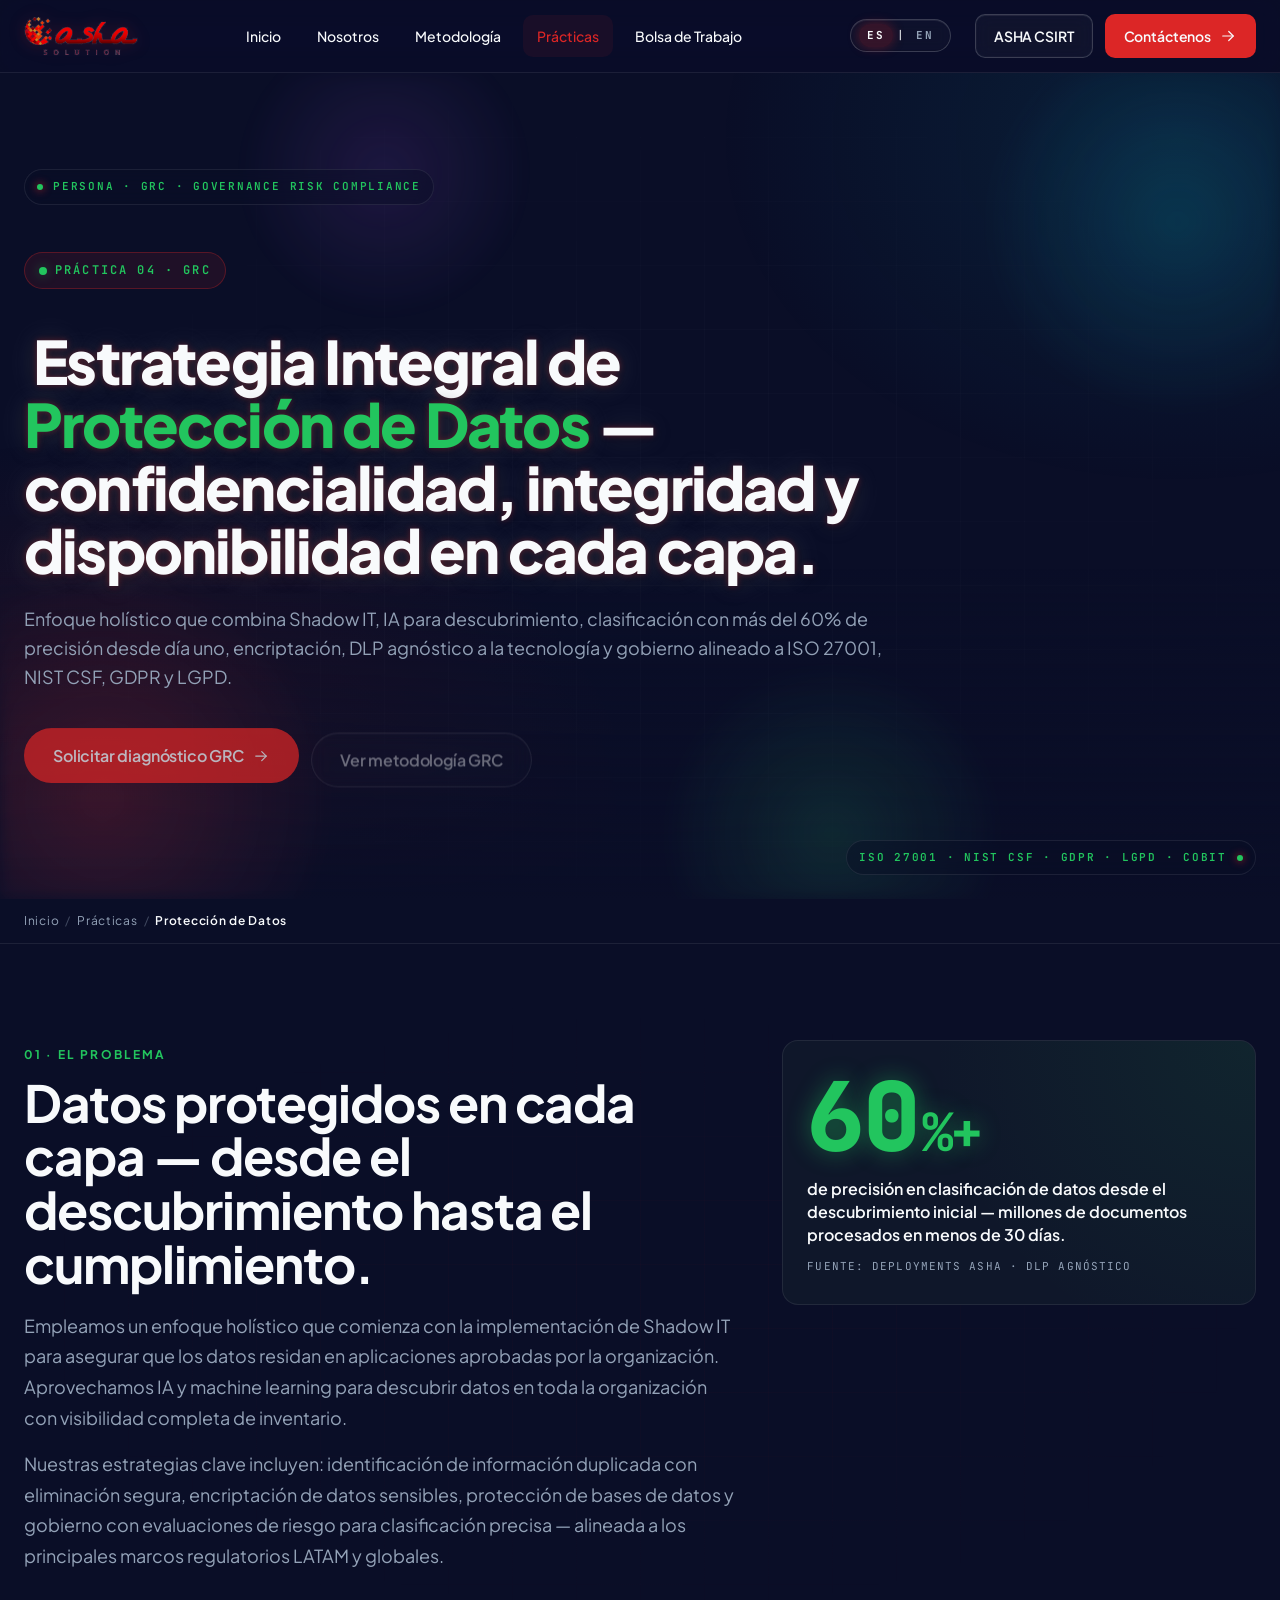
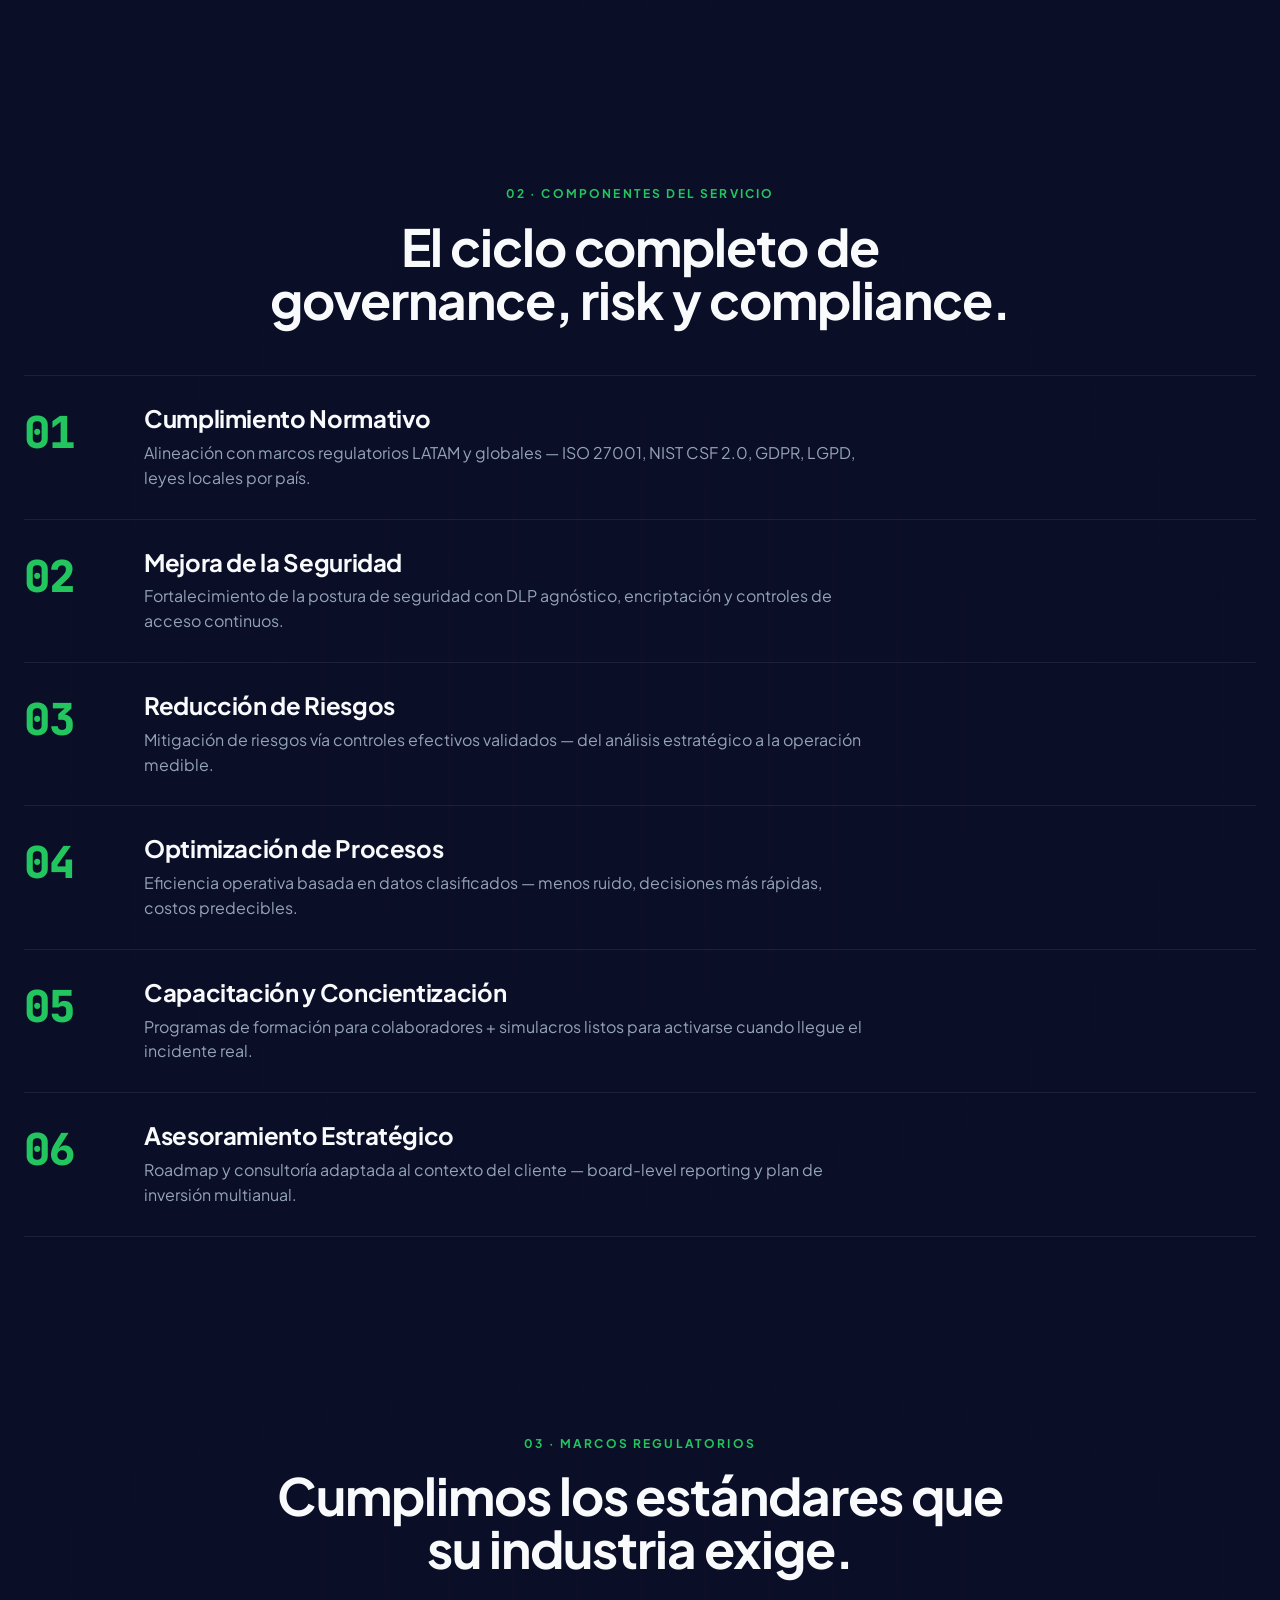
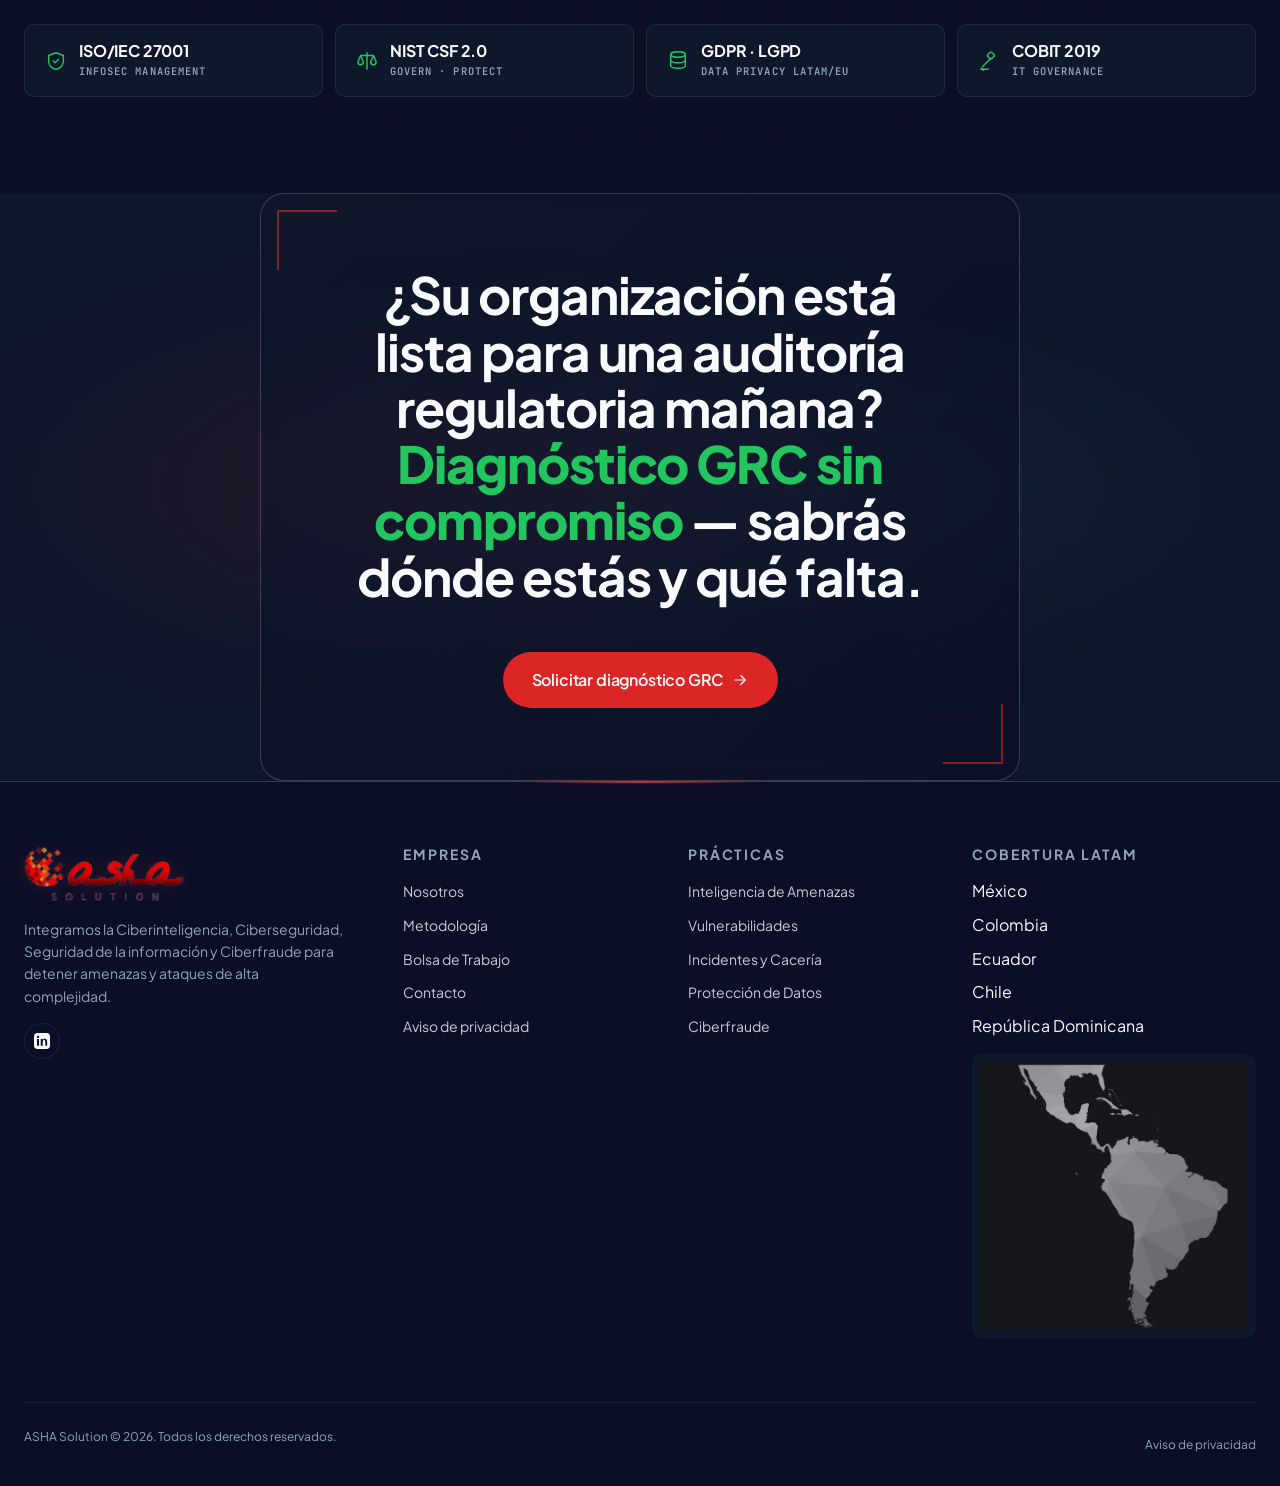
<file: estrategia-integral-de-proteccion-de-datos.html>
<!DOCTYPE html>
<html lang="es">
<head>
<meta charset="UTF-8" />
<meta name="viewport" content="width=device-width, initial-scale=1.0" />
<title>Estrategia Integral de Protección de Datos — ASHA Solution</title>
<meta name="description" content="GRC · Governance, Risk, Compliance. Protección integral de datos con DLP agnóstico, clasificación con IA, cumplimiento ISO 27001 / NIST CSF / GDPR / LGPD." />
<meta name="theme-color" content="#0A0E27" />
<link rel="icon" href="assets/images/favicon.png" type="image/png" />

<link rel="canonical" href="https://ashasolution.vercel.app/estrategia-integral-de-proteccion-de-datos.html" />
<meta property="og:type" content="website" />
<meta property="og:site_name" content="ASHA Solution" />
<meta property="og:locale" content="es_MX" />
<meta property="og:title" content="Estrategia Integral de Protección de Datos — ASHA Solution" />
<meta property="og:description" content="GRC · Governance, Risk, Compliance. Protección integral de datos con DLP agnóstico, clasificación con IA, cumplimiento ISO 27001 / NIST CSF / GDPR / LGPD." />
<meta property="og:url" content="https://ashasolution.vercel.app/estrategia-integral-de-proteccion-de-datos.html" />
<meta property="og:image" content="https://ashasolution.vercel.app/assets/images/bg/hero-bg-network.jpg" />
<meta name="twitter:card" content="summary_large_image" />
<meta name="twitter:title" content="Estrategia Integral de Protección de Datos" />
<meta name="twitter:description" content="DLP agnóstico, encriptación, gobierno alineado a ISO 27001, NIST CSF 2.0, GDPR y LGPD." />
<meta name="twitter:image" content="https://ashasolution.vercel.app/assets/images/bg/hero-bg-network.jpg" />

<link rel="preconnect" href="https://fonts.googleapis.com">
<link rel="preconnect" href="https://fonts.gstatic.com" crossorigin>
<link href="https://fonts.googleapis.com/css2?family=Plus+Jakarta+Sans:wght@400;500;600;700;800&family=JetBrains+Mono:wght@400;500;700&display=swap" rel="stylesheet">

<link rel="stylesheet" href="css/tokens.css">
<link rel="stylesheet" href="css/redesign.css">
</head>
<body class="page-service page-service--grc">

<a class="skip-link" href="#main" data-i18n="nav.skip">Saltar al contenido</a>

<!-- Inline icon sprite (Heroicons outline 24/outline) ------------------- -->
<svg xmlns="http://www.w3.org/2000/svg" style="display:none" aria-hidden="true">
  <symbol id="i-arrow-right" viewBox="0 0 24 24" fill="none" stroke="currentColor" stroke-width="1.6" stroke-linecap="round" stroke-linejoin="round"><line x1="5" y1="12" x2="19" y2="12"></line><polyline points="13 6 19 12 13 18"></polyline></symbol>
  <symbol id="i-chevron-down" viewBox="0 0 24 24" fill="none" stroke="currentColor" stroke-width="1.6" stroke-linecap="round" stroke-linejoin="round"><polyline points="6 9 12 15 18 9"></polyline></symbol>
  <symbol id="i-menu" viewBox="0 0 24 24" fill="none" stroke="currentColor" stroke-width="1.6" stroke-linecap="round" stroke-linejoin="round"><line x1="4" y1="7" x2="20" y2="7"></line><line x1="4" y1="12" x2="20" y2="12"></line><line x1="4" y1="17" x2="20" y2="17"></line></symbol>
  <symbol id="i-x" viewBox="0 0 24 24" fill="none" stroke="currentColor" stroke-width="1.8" stroke-linecap="round" stroke-linejoin="round"><line x1="6" y1="6" x2="18" y2="18"></line><line x1="18" y1="6" x2="6" y2="18"></line></symbol>
  <symbol id="i-shield-check" viewBox="0 0 24 24" fill="none" stroke="currentColor" stroke-width="1.6" stroke-linecap="round" stroke-linejoin="round"><path d="M12 3 4 6v6c0 4.5 3.4 8.4 8 9 4.6-.6 8-4.5 8-9V6l-8-3z"></path><polyline points="9 12 11 14 15 10"></polyline></symbol>
  <symbol id="i-gavel" viewBox="0 0 24 24" fill="none" stroke="currentColor" stroke-width="1.6" stroke-linecap="round" stroke-linejoin="round"><rect x="11" y="3" width="6" height="6" rx="1" transform="rotate(-45 14 6)"></rect><path d="M14 9l-9 9"></path><line x1="3" y1="21" x2="11" y2="21"></line><line x1="4" y1="20" x2="6" y2="22"></line></symbol>
  <symbol id="i-lock" viewBox="0 0 24 24" fill="none" stroke="currentColor" stroke-width="1.6" stroke-linecap="round" stroke-linejoin="round"><rect x="4" y="11" width="16" height="10" rx="2"></rect><path d="M8 11V7a4 4 0 0 1 8 0v4"></path></symbol>
  <symbol id="i-trend-down" viewBox="0 0 24 24" fill="none" stroke="currentColor" stroke-width="1.6" stroke-linecap="round" stroke-linejoin="round"><polyline points="3 7 9 13 13 9 21 17"></polyline><polyline points="14 17 21 17 21 10"></polyline></symbol>
  <symbol id="i-gears" viewBox="0 0 24 24" fill="none" stroke="currentColor" stroke-width="1.6" stroke-linecap="round" stroke-linejoin="round"><circle cx="9" cy="9" r="3"></circle><path d="M9 3v2"></path><path d="M9 13v2"></path><path d="M3 9h2"></path><path d="M13 9h2"></path><circle cx="16" cy="16" r="2.5"></circle><path d="M16 12v1.5"></path><path d="M16 18.5v1.5"></path><path d="M12 16h1.5"></path><path d="M18.5 16h1.5"></path></symbol>
  <symbol id="i-graduate" viewBox="0 0 24 24" fill="none" stroke="currentColor" stroke-width="1.6" stroke-linecap="round" stroke-linejoin="round"><path d="M2 9 12 4l10 5-10 5L2 9z"></path><path d="M6 12v4c0 2.2 3.6 3 6 3s6-.8 6-3v-4"></path><line x1="22" y1="9" x2="22" y2="14"></line></symbol>
  <symbol id="i-compass" viewBox="0 0 24 24" fill="none" stroke="currentColor" stroke-width="1.6" stroke-linecap="round" stroke-linejoin="round"><circle cx="12" cy="12" r="9"></circle><polygon points="15 9 12 12 9 15 12 12 15 9 12 12" stroke-linejoin="round"></polygon><polygon points="14.7 8.3 12.3 12 8.5 15.5 11.7 11.5"></polygon></symbol>
  <symbol id="i-database" viewBox="0 0 24 24" fill="none" stroke="currentColor" stroke-width="1.6" stroke-linecap="round" stroke-linejoin="round"><ellipse cx="12" cy="5" rx="8" ry="3"></ellipse><path d="M4 5v6c0 1.7 3.6 3 8 3s8-1.3 8-3V5"></path><path d="M4 11v6c0 1.7 3.6 3 8 3s8-1.3 8-3v-6"></path></symbol>
  <symbol id="i-scale" viewBox="0 0 24 24" fill="none" stroke="currentColor" stroke-width="1.6" stroke-linecap="round" stroke-linejoin="round"><line x1="12" y1="3" x2="12" y2="21"></line><line x1="5" y1="6" x2="19" y2="6"></line><path d="M5 6l-3 7a3 3 0 0 0 6 0z"></path><path d="M19 6l-3 7a3 3 0 0 0 6 0z"></path></symbol>
  <symbol id="i-linkedin" viewBox="0 0 24 24" fill="currentColor"><path d="M19 0h-14C2.2 0 0 2.2 0 5v14c0 2.8 2.2 5 5 5h14c2.8 0 5-2.2 5-5V5c0-2.8-2.2-5-5-5zM7.5 19h-3V9h3v10zM6 7.7C5 7.7 4.3 7 4.3 6S5 4.3 6 4.3 7.7 5 7.7 6 7 7.7 6 7.7zm14 11.3h-3v-5.4c0-1.3 0-3-1.8-3s-2.1 1.4-2.1 2.9V19h-3V9h2.9v1.4h.1c.4-.8 1.4-1.6 2.9-1.6 3.1 0 3.7 2 3.7 4.7V19z"/></symbol>
</svg>

<!-- HEADER -------------------------------------------------------------- -->
<header class="site-header" id="header">
  <div class="container site-header__inner">
    <a href="index.html" class="site-header__brand" aria-label="ASHA Solution">
      <img src="assets/images/logo-asha.png" alt="ASHA Solution" class="site-header__logo" width="170" height="40" />
    </a>
    <nav class="main-nav" aria-label="Principal">
      <ul class="main-nav__list">
        <li><a class="main-nav__link" href="index.html" data-i18n="nav.home">Inicio</a></li>
        <li><a class="main-nav__link" href="nosotros.html" data-i18n="nav.about">Nosotros</a></li>
        <li><a class="main-nav__link" href="metodologia.html" data-i18n="nav.methodology">Metodología</a></li>
        <li class="main-nav__item--has-children">
          <a class="main-nav__link is-active" href="index.html#practicas" data-i18n="nav.practices">
            Prácticas
            <svg class="icon" aria-hidden="true"><use href="#i-chevron-down"/></svg>
          </a>
          <ul class="main-nav__submenu" role="menu">
            <li><a href="inteligencia-de-amenazas-y-proteccion-de-marca.html">Inteligencia de Amenazas y Protección de Marca</a></li>
            <li><a href="gestion-de-vulnerabilidades-y-emulacion-de-ataques.html">Gestión de Vulnerabilidades y Emulación de Ataques</a></li>
            <li><a href="gestion-de-incidentes-y-caceria-de-amenazas.html">Gestión de Incidentes y Cacería de Amenazas</a></li>
            <li><a class="is-active" href="estrategia-integral-de-proteccion-de-datos.html">Estrategia Integral de Protección de Datos</a></li>
            <li><a href="cyber-fraud-fusion.html">Prevención de Ciberfraude y Lavado de Dinero</a></li>
          </ul>
        </li>
        <li><a class="main-nav__link" href="bolsa-de-trabajo.html" data-i18n="nav.careers">Bolsa de Trabajo</a></li>
      </ul>
    </nav>
    <div class="site-header__cta">
      <div class="lang-switch" role="group" aria-label="Cambiar idioma">
        <button type="button" class="lang-switch__btn is-active" data-lang="es" aria-pressed="true">ES</button>
        <span class="lang-switch__sep" aria-hidden="true">|</span>
        <button type="button" class="lang-switch__btn" data-lang="en" aria-pressed="false">EN</button>
      </div>
      <a class="btn btn-secondary" href="contacto.html" data-i18n="cta.csirt">ASHA CSIRT</a>
      <a class="btn btn-primary" href="contacto.html">
        <span data-i18n="cta.contact">Contáctenos</span>
        <svg class="icon" aria-hidden="true"><use href="#i-arrow-right"/></svg>
      </a>
      <button class="mobile-menu-toggle" type="button" aria-label="Abrir menú" aria-expanded="false" aria-controls="mobile-menu">
        <svg class="icon" aria-hidden="true"><use href="#i-menu"/></svg>
      </button>
    </div>
  </div>
</header>

<!-- PAGE HERO — Service (GRC green via body class) ---------------------- -->
<section class="page-hero page-hero--league page-hero--service">
  <div class="page-hero__bg" aria-hidden="true">
    <div class="page-hero__bg-grad"></div>
    <div class="page-hero__bg-grid"></div>
    <div class="page-hero__bg-drift"></div>
  </div>

  <div class="page-hero__ticker page-hero__ticker--tl" aria-hidden="true">
    <span class="page-hero__ticker-dot"></span>
    <span class="page-hero__ticker-text" data-i18n="grc.ticker_tl">PERSONA · GRC · GOVERNANCE RISK COMPLIANCE</span>
  </div>
  <div class="page-hero__ticker page-hero__ticker--br" aria-hidden="true">
    <span class="page-hero__ticker-text" data-i18n="grc.ticker_br">ISO 27001 · NIST CSF · GDPR · LGPD · COBIT</span>
    <span class="page-hero__ticker-dot"></span>
  </div>

  <div class="container page-hero__inner">
    <span class="page-hero__eyebrow">
      <span class="page-hero__eyebrow-dot"></span>
      <span data-i18n="grc.eyebrow">Práctica 04 · GRC</span>
    </span>
    <h1 class="page-hero__title">
      <span data-i18n="grc.title_pre">Estrategia Integral de</span>
      <span class="accent" data-i18n="grc.title_accent">Protección de Datos</span>
      <span data-i18n="grc.title_post">— confidencialidad, integridad y disponibilidad en cada capa.</span>
    </h1>
    <p class="page-hero__lede" data-i18n="grc.lede">
      Enfoque holístico que combina Shadow IT, IA para descubrimiento, clasificación con más del 60% de precisión desde día uno, encriptación, DLP agnóstico a la tecnología y gobierno alineado a ISO 27001, NIST CSF, GDPR y LGPD.
    </p>
    <div class="page-hero__actions">
      <a class="btn btn-primary btn-pill" href="contacto.html">
        <span data-i18n="grc.cta_primary">Solicitar diagnóstico GRC</span>
        <svg class="icon" aria-hidden="true"><use href="#i-arrow-right"/></svg>
      </a>
      <a class="btn btn-secondary btn-pill" href="metodologia.html#grc" data-i18n="grc.cta_secondary">Ver metodología GRC</a>
    </div>
  </div>
</section>

<!-- BREADCRUMB --------------------------------------------------------- -->
<nav class="breadcrumb-wrap" aria-label="Breadcrumb">
  <div class="container">
    <ol class="breadcrumb">
      <li><a href="index.html" data-i18n="nav.home">Inicio</a></li>
      <li><a href="index.html#practicas" data-i18n="nav.practices">Prácticas</a></li>
      <li data-i18n="grc.breadcrumb">Protección de Datos</li>
    </ol>
  </div>
</nav>

<main id="main">

  <!-- 01 · BRIEF — Holistic framing + 60% classification stat --------- -->
  <section class="section section--dark" aria-labelledby="grc-brief-title">
    <div class="container service-brief">
      <div class="service-brief__copy">
        <span class="eyebrow" data-i18n="grc.brief_eyebrow">01 · El problema</span>
        <h2 class="section-title" id="grc-brief-title" data-i18n="grc.brief_title">Datos protegidos en cada capa — desde el descubrimiento hasta el cumplimiento.</h2>
        <p data-i18n="grc.brief_p1">Empleamos un enfoque holístico que comienza con la implementación de <strong>Shadow IT</strong> para asegurar que los datos residan en aplicaciones aprobadas por la organización. Aprovechamos <strong>IA y machine learning</strong> para descubrir datos en toda la organización con visibilidad completa de inventario.</p>
        <p data-i18n="grc.brief_p2">Nuestras estrategias clave incluyen: identificación de información duplicada con eliminación segura, encriptación de datos sensibles, protección de bases de datos y gobierno con evaluaciones de riesgo para clasificación precisa — alineada a los principales marcos regulatorios LATAM y globales.</p>
      </div>
      <aside class="service-brief__stat">
        <div class="service-stat">
          <span class="service-stat__num">60<span class="unit">%+</span></span>
          <p class="service-stat__label" data-i18n="grc.stat_label">de precisión en clasificación de datos desde el descubrimiento inicial — millones de documentos procesados en menos de 30 días.</p>
          <p class="service-stat__source" data-i18n="grc.stat_source">Fuente: deployments ASHA · DLP agnóstico</p>
        </div>
      </aside>
    </div>
  </section>

  <!-- 02 · COMPONENTES DEL SERVICIO — 6 service cards (GRC green) ---- -->
  <section class="section section--dark" aria-labelledby="grc-comp-title">
    <div class="container">
      <header class="section-head">
        <span class="eyebrow" data-i18n="grc.comp_eyebrow">02 · Componentes del servicio</span>
        <h2 class="section-title" id="grc-comp-title" data-i18n="grc.comp_title">El ciclo completo de governance, risk y compliance.</h2>
      </header>

      <ol class="capability-rows" role="list">
        <li class="capability-row">
          <span class="capability-row__num" aria-hidden="true">01</span>
          <div class="capability-row__body">
            <h3 class="capability-row__title" data-i18n="grc.fn_1_t">Cumplimiento Normativo</h3>
            <p class="capability-row__desc" data-i18n="grc.fn_1_d">Alineación con marcos regulatorios LATAM y globales — ISO 27001, NIST CSF 2.0, GDPR, LGPD, leyes locales por país.</p>
          </div>
        </li>
        <li class="capability-row">
          <span class="capability-row__num" aria-hidden="true">02</span>
          <div class="capability-row__body">
            <h3 class="capability-row__title" data-i18n="grc.fn_2_t">Mejora de la Seguridad</h3>
            <p class="capability-row__desc" data-i18n="grc.fn_2_d">Fortalecimiento de la postura de seguridad con DLP agnóstico, encriptación y controles de acceso continuos.</p>
          </div>
        </li>
        <li class="capability-row">
          <span class="capability-row__num" aria-hidden="true">03</span>
          <div class="capability-row__body">
            <h3 class="capability-row__title" data-i18n="grc.fn_3_t">Reducción de Riesgos</h3>
            <p class="capability-row__desc" data-i18n="grc.fn_3_d">Mitigación de riesgos vía controles efectivos validados — del análisis estratégico a la operación medible.</p>
          </div>
        </li>
        <li class="capability-row">
          <span class="capability-row__num" aria-hidden="true">04</span>
          <div class="capability-row__body">
            <h3 class="capability-row__title" data-i18n="grc.fn_4_t">Optimización de Procesos</h3>
            <p class="capability-row__desc" data-i18n="grc.fn_4_d">Eficiencia operativa basada en datos clasificados — menos ruido, decisiones más rápidas, costos predecibles.</p>
          </div>
        </li>
        <li class="capability-row">
          <span class="capability-row__num" aria-hidden="true">05</span>
          <div class="capability-row__body">
            <h3 class="capability-row__title" data-i18n="grc.fn_5_t">Capacitación y Concientización</h3>
            <p class="capability-row__desc" data-i18n="grc.fn_5_d">Programas de formación para colaboradores + simulacros listos para activarse cuando llegue el incidente real.</p>
          </div>
        </li>
        <li class="capability-row">
          <span class="capability-row__num" aria-hidden="true">06</span>
          <div class="capability-row__body">
            <h3 class="capability-row__title" data-i18n="grc.fn_6_t">Asesoramiento Estratégico</h3>
            <p class="capability-row__desc" data-i18n="grc.fn_6_d">Roadmap y consultoría adaptada al contexto del cliente — board-level reporting y plan de inversión multianual.</p>
          </div>
        </li>
      </ol>
    </div>
  </section>

  <!-- 03 · MARCOS DE REFERENCIA ---------------------------------------- -->
  <section class="section section--dark" aria-labelledby="grc-frw-title">
    <div class="container">
      <header class="section-head">
        <span class="eyebrow" data-i18n="grc.frw_eyebrow">03 · Marcos regulatorios</span>
        <h2 class="section-title" id="grc-frw-title" data-i18n="grc.frw_title">Cumplimos los estándares que su industria exige.</h2>
      </header>
      <div class="frameworks-strip">
        <div class="framework-chip">
          <svg width="22" height="22" viewBox="0 0 24 24"><use href="#i-shield-check"/></svg>
          <div><strong>ISO/IEC 27001</strong><span>InfoSec management</span></div>
        </div>
        <div class="framework-chip">
          <svg width="22" height="22" viewBox="0 0 24 24"><use href="#i-scale"/></svg>
          <div><strong>NIST CSF 2.0</strong><span>Govern · Protect</span></div>
        </div>
        <div class="framework-chip">
          <svg width="22" height="22" viewBox="0 0 24 24"><use href="#i-database"/></svg>
          <div><strong>GDPR · LGPD</strong><span>Data privacy LATAM/EU</span></div>
        </div>
        <div class="framework-chip">
          <svg width="22" height="22" viewBox="0 0 24 24"><use href="#i-gavel"/></svg>
          <div><strong>COBIT 2019</strong><span>IT governance</span></div>
        </div>
      </div>
    </div>
  </section>

  <!-- FINAL CTA -------------------------------------------------------- -->
  <section class="final-cta" aria-labelledby="grc-cta-title">
    <div class="container final-cta__inner">
      <h2 class="final-cta__title" id="grc-cta-title">
        <span data-i18n="grc.final_cta_pre">¿Su organización está lista para una auditoría regulatoria mañana?</span>
        <span class="accent" data-i18n="grc.final_cta_accent">Diagnóstico GRC sin compromiso</span>
        <span data-i18n="grc.final_cta_post">— sabrás dónde estás y qué falta.</span>
      </h2>
      <div class="final-cta__actions">
        <a class="btn btn-primary btn-pill" href="contacto.html">
          <span data-i18n="grc.final_cta_btn">Solicitar diagnóstico GRC</span>
          <svg class="icon" aria-hidden="true"><use href="#i-arrow-right"/></svg>
        </a>
      </div>
    </div>
  </section>

</main>

<!-- FOOTER ------------------------------------------------------------ -->
<footer class="site-footer" id="footer">
  <div class="container">
    <div class="site-footer__grid">
      <div class="site-footer__col">
        <a href="index.html" aria-label="ASHA Solution">
          <img src="assets/images/logo-asha.png" alt="ASHA Solution" class="site-footer__logo" width="190" height="44" />
        </a>
        <p class="site-footer__brand-text">
          Integramos la Ciberinteligencia, Ciberseguridad, Seguridad de la información y Ciberfraude para detener amenazas y ataques de alta complejidad.
        </p>
        <div class="social-icons">
          <a href="https://www.linkedin.com/company/asha-solution" target="_blank" rel="noopener noreferrer" aria-label="LinkedIn" class="social-icon">
            <svg class="icon" aria-hidden="true"><use href="#i-linkedin"/></svg>
          </a>
        </div>
      </div>
      <div class="site-footer__col">
        <h3>Empresa</h3>
        <ul class="site-footer__list">
          <li><a href="nosotros.html">Nosotros</a></li>
          <li><a href="metodologia.html">Metodología</a></li>
          <li><a href="bolsa-de-trabajo.html">Bolsa de Trabajo</a></li>
          <li><a href="contacto.html">Contacto</a></li>
          <li><a href="aviso-de-privacidad.html">Aviso de privacidad</a></li>
        </ul>
      </div>
      <div class="site-footer__col">
        <h3>Prácticas</h3>
        <ul class="site-footer__list">
          <li><a href="inteligencia-de-amenazas-y-proteccion-de-marca.html">Inteligencia de Amenazas</a></li>
          <li><a href="gestion-de-vulnerabilidades-y-emulacion-de-ataques.html">Vulnerabilidades</a></li>
          <li><a href="gestion-de-incidentes-y-caceria-de-amenazas.html">Incidentes y Cacería</a></li>
          <li><a href="estrategia-integral-de-proteccion-de-datos.html">Protección de Datos</a></li>
          <li><a href="cyber-fraud-fusion.html">Ciberfraude</a></li>
        </ul>
      </div>
      <div class="site-footer__col">
        <h3>Cobertura LATAM</h3>
        <ul class="site-footer__list">
          <li>México</li>
          <li>Colombia</li>
          <li>Ecuador</li>
          <li>Chile</li>
          <li>República Dominicana</li>
        </ul>
        <div class="footer-map" style="margin-top: var(--space-4);">
          <img src="assets/images/latam-map-real.png" alt="Cobertura ASHA en Latinoamérica" loading="lazy">
        </div>
      </div>
    </div>
    <div class="site-footer__bottom">
      <p>ASHA Solution &copy; 2026. Todos los derechos reservados.</p>
      <a href="aviso-de-privacidad.html">Aviso de privacidad</a>
    </div>
  </div>
</footer>

<!-- Mobile menu -------------------------------------------------------- -->
<div class="mobile-menu" id="mobile-menu" role="dialog" aria-modal="true" aria-label="Menú principal" hidden>
  <div class="mobile-menu__header">
    <a href="index.html" aria-label="ASHA Solution">
      <img src="assets/images/logo-asha.png" alt="ASHA Solution" class="site-header__logo" width="170" height="40" />
    </a>
    <button type="button" class="mobile-menu__close" aria-label="Cerrar menú" data-mobile-close>
      <svg class="icon" aria-hidden="true"><use href="#i-x"/></svg>
    </button>
  </div>
  <nav class="mobile-menu__inner" aria-label="Principal móvil">
    <ul class="mobile-menu__list">
      <li><a class="mobile-menu__link" href="index.html">Inicio</a></li>
      <li><a class="mobile-menu__link" href="nosotros.html">Nosotros</a></li>
      <li><a class="mobile-menu__link" href="metodologia.html">Metodología</a></li>
      <li>
        <a class="mobile-menu__link" href="index.html#practicas">
          Prácticas
          <svg class="icon" aria-hidden="true"><use href="#i-chevron-down"/></svg>
        </a>
        <ul class="mobile-submenu">
          <li><a href="inteligencia-de-amenazas-y-proteccion-de-marca.html">Inteligencia de Amenazas y Protección de Marca</a></li>
          <li><a href="gestion-de-vulnerabilidades-y-emulacion-de-ataques.html">Gestión de Vulnerabilidades y Emulación de Ataques</a></li>
          <li><a href="gestion-de-incidentes-y-caceria-de-amenazas.html">Gestión de Incidentes y Cacería de Amenazas</a></li>
          <li><a class="is-active" href="estrategia-integral-de-proteccion-de-datos.html">Estrategia Integral de Protección de Datos</a></li>
          <li><a href="cyber-fraud-fusion.html">Prevención de Ciberfraude y Lavado de Dinero</a></li>
        </ul>
      </li>
      <li><a class="mobile-menu__link" href="bolsa-de-trabajo.html">Bolsa de Trabajo</a></li>
    </ul>
  </nav>
  <div class="mobile-menu__cta">
    <a class="btn btn-secondary" href="contacto.html">ASHA CSIRT</a>
    <a class="btn btn-primary" href="contacto.html">
      Contáctenos
      <svg class="icon" aria-hidden="true"><use href="#i-arrow-right"/></svg>
    </a>
  </div>
</div>

<script src="assets/js/gsap.min.js" defer></script>
<script src="assets/js/ScrollTrigger.min.js" defer></script>
<script src="assets/js/scroll-fx.js" defer></script>
<script src="assets/js/site-enhance.js" defer></script>
<script src="assets/js/page-hero-reveal.js" defer></script>
<script src="assets/js/i18n.js" defer></script>

<script>
(function () {
  'use strict';
  const menu  = document.getElementById('mobile-menu');
  const openBtn  = document.querySelector('.mobile-menu-toggle');
  const closeBtn = document.querySelector('[data-mobile-close]');
  if (menu && openBtn && closeBtn) {
    menu.removeAttribute('hidden');
    const setOpen = (state) => {
      menu.classList.toggle('is-open', state);
      document.body.classList.toggle('menu-open', state);
      openBtn.setAttribute('aria-expanded', state ? 'true' : 'false');
      if (state) closeBtn.focus(); else openBtn.focus();
    };
    openBtn.addEventListener('click', () => setOpen(true));
    closeBtn.addEventListener('click', () => setOpen(false));
    menu.querySelectorAll('a').forEach(a => a.addEventListener('click', () => setOpen(false)));
    document.addEventListener('keydown', (e) => {
      if (e.key === 'Escape' && menu.classList.contains('is-open')) setOpen(false);
    });
  }
})();
</script>

</body>
</html>
</file>
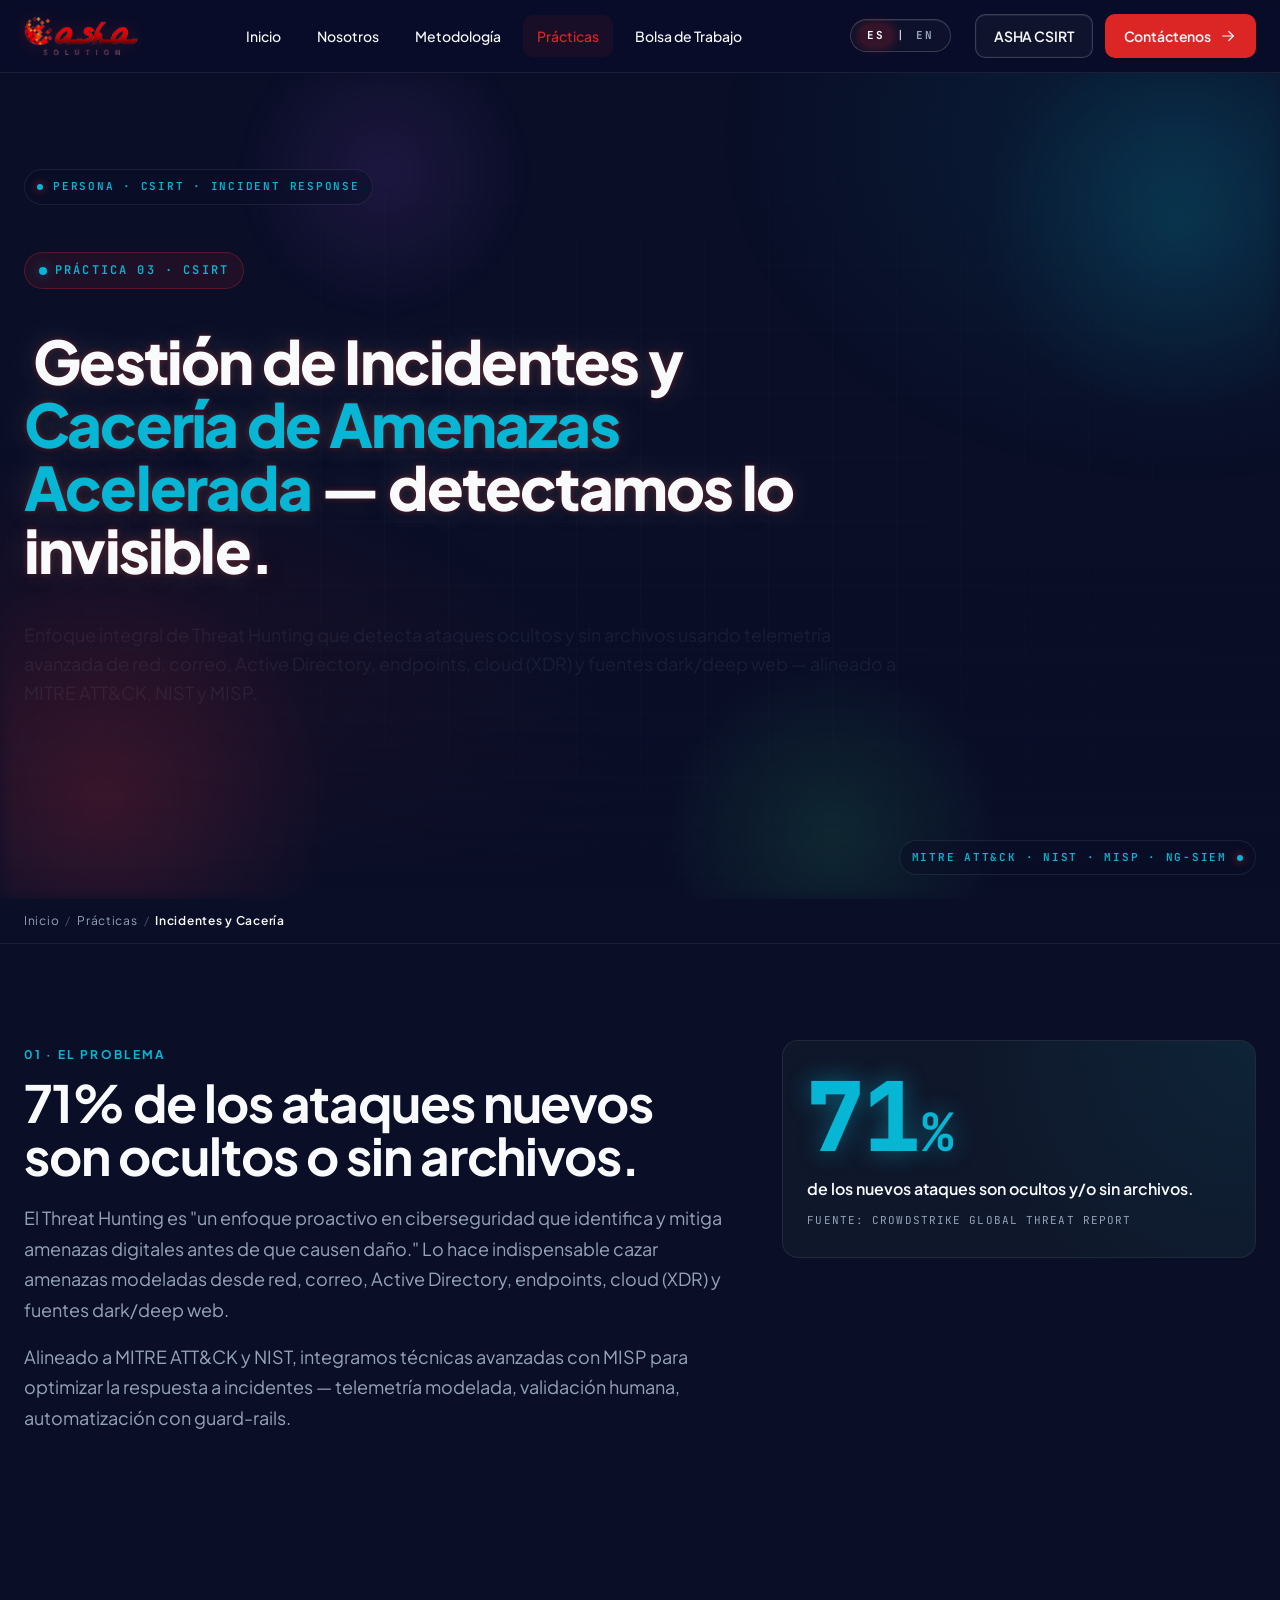
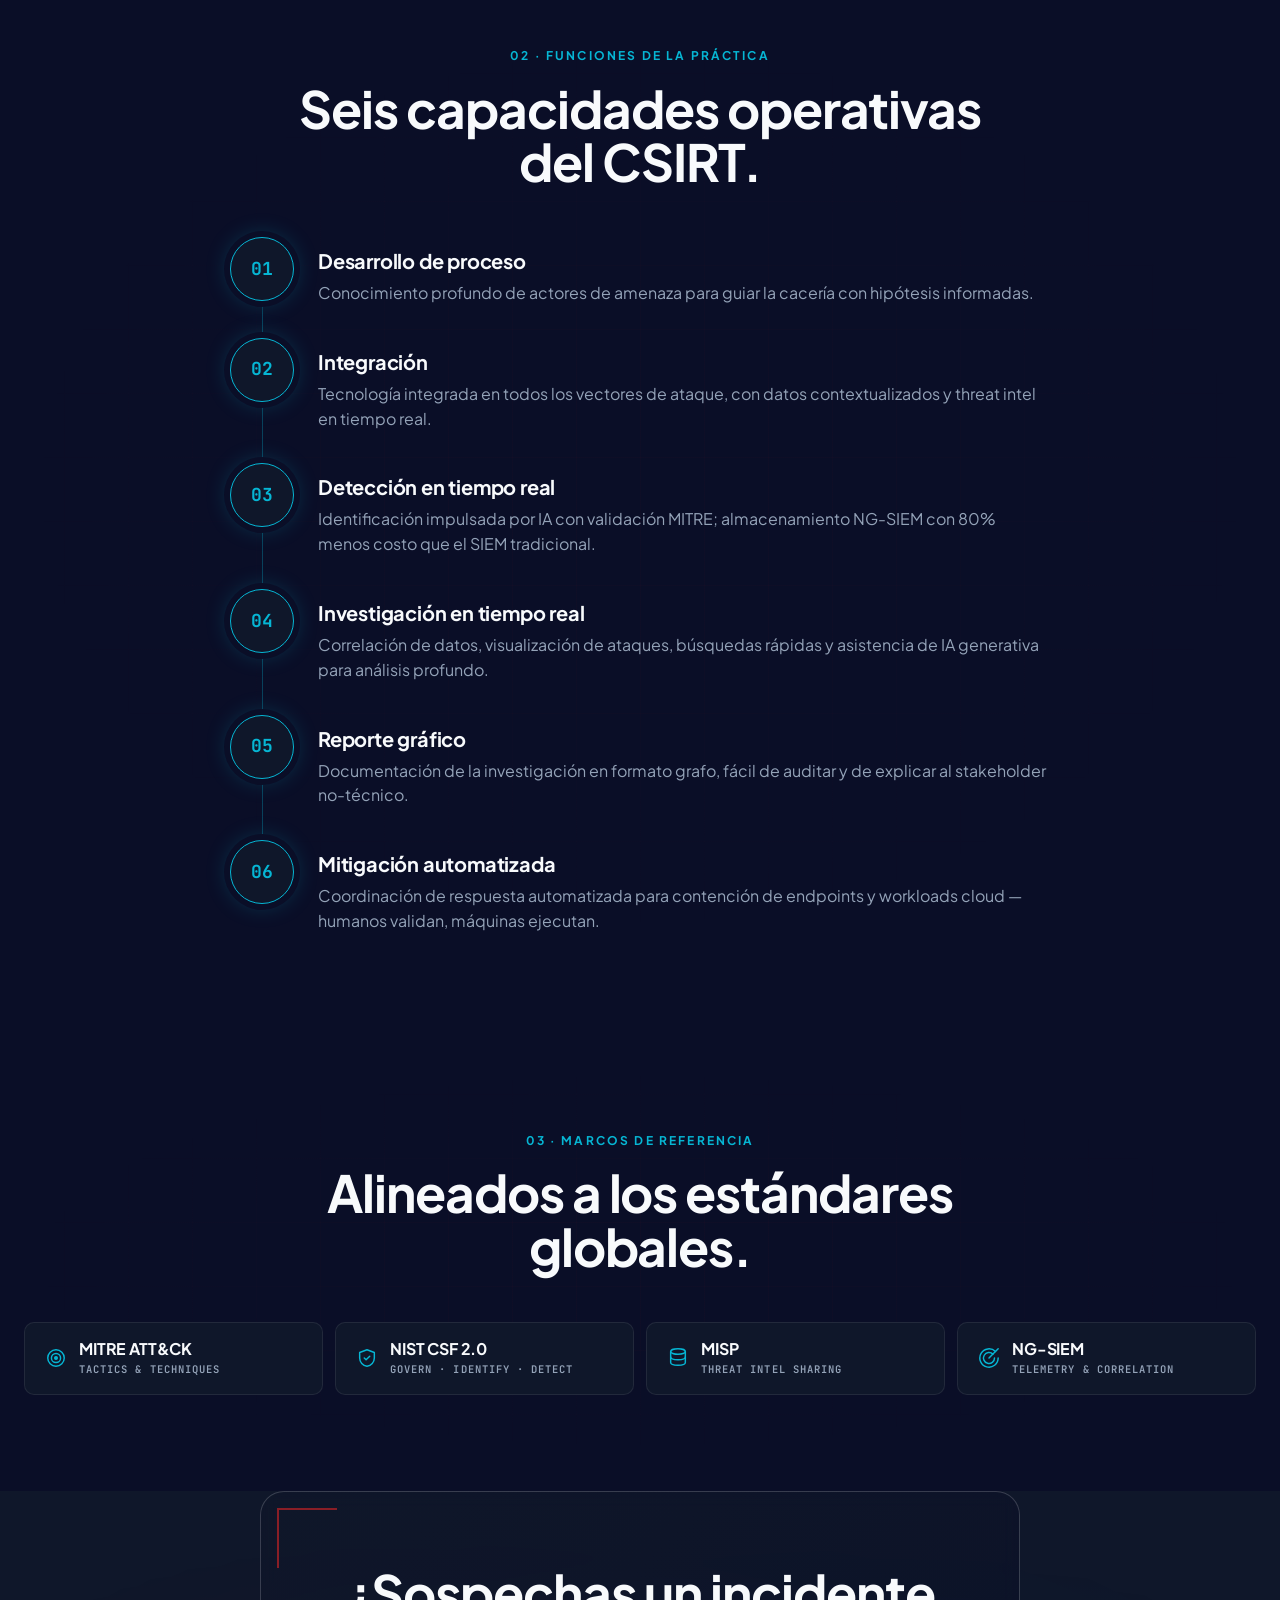
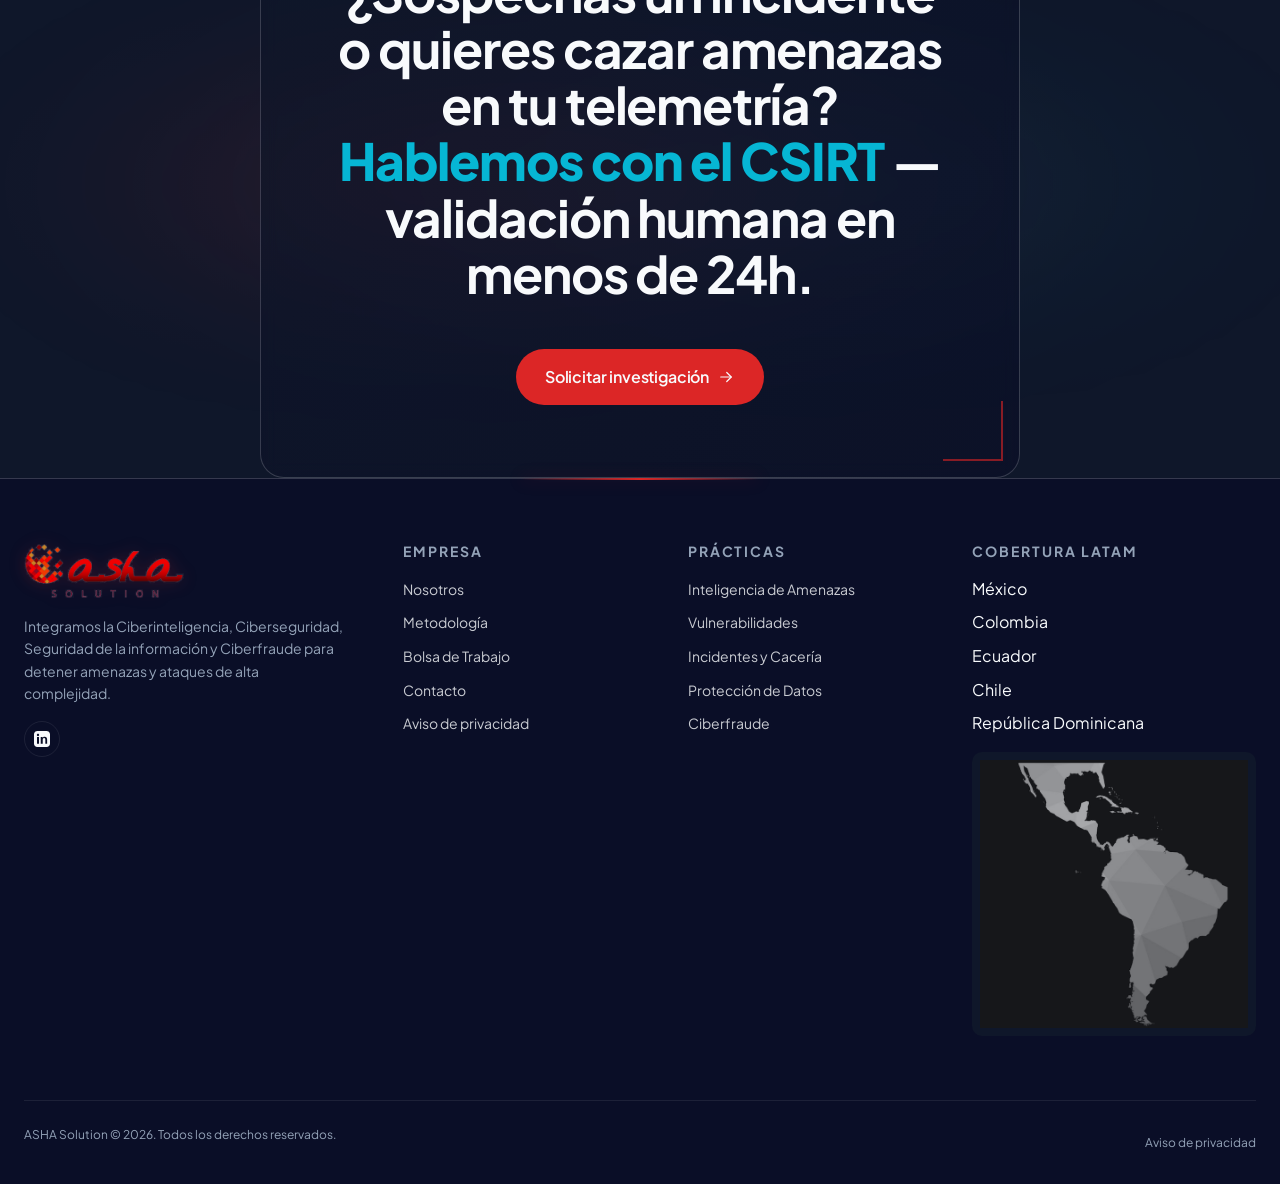
<file: gestion-de-incidentes-y-caceria-de-amenazas.html>
<!DOCTYPE html>
<html lang="es">
<head>
<meta charset="UTF-8" />
<meta name="viewport" content="width=device-width, initial-scale=1.0" />
<title>Gestión de Incidentes y Cacería de Amenazas — ASHA Solution</title>
<meta name="description" content="Detectamos lo invisible con la Cacería de Amenazas Acelerada. Threat Hunting con telemetría avanzada, MITRE ATT&CK, MISP y NG-SIEM. 7×24 LATAM." />
<meta name="theme-color" content="#0A0E27" />
<link rel="icon" href="assets/images/favicon.png" type="image/png" />

<link rel="canonical" href="https://ashasolution.vercel.app/gestion-de-incidentes-y-caceria-de-amenazas.html" />
<meta property="og:type" content="website" />
<meta property="og:site_name" content="ASHA Solution" />
<meta property="og:locale" content="es_MX" />
<meta property="og:title" content="Gestión de Incidentes y Cacería de Amenazas — ASHA Solution" />
<meta property="og:description" content="Detectamos lo invisible. Threat Hunting con telemetría avanzada, MITRE ATT&amp;CK, MISP y NG-SIEM. CSIRT propio 7×24 LATAM." />
<meta property="og:url" content="https://ashasolution.vercel.app/gestion-de-incidentes-y-caceria-de-amenazas.html" />
<meta property="og:image" content="https://ashasolution.vercel.app/assets/images/bg/hero-bg-network.jpg" />
<meta name="twitter:card" content="summary_large_image" />
<meta name="twitter:title" content="Gestión de Incidentes y Cacería de Amenazas" />
<meta name="twitter:description" content="71% de los ataques nuevos son ocultos o fileless. Los detectamos con telemetría modelada y validación humana." />
<meta name="twitter:image" content="https://ashasolution.vercel.app/assets/images/bg/hero-bg-network.jpg" />

<link rel="preconnect" href="https://fonts.googleapis.com">
<link rel="preconnect" href="https://fonts.gstatic.com" crossorigin>
<link href="https://fonts.googleapis.com/css2?family=Plus+Jakarta+Sans:wght@400;500;600;700;800&family=JetBrains+Mono:wght@400;500;700&display=swap" rel="stylesheet">

<link rel="stylesheet" href="css/tokens.css">
<link rel="stylesheet" href="css/redesign.css">
</head>
<body class="page-service page-service--csirt">

<a class="skip-link" href="#main" data-i18n="nav.skip">Saltar al contenido</a>

<!-- Inline icon sprite (Heroicons outline 24/outline) ------------------- -->
<svg xmlns="http://www.w3.org/2000/svg" style="display:none" aria-hidden="true">
  <symbol id="i-arrow-right" viewBox="0 0 24 24" fill="none" stroke="currentColor" stroke-width="1.6" stroke-linecap="round" stroke-linejoin="round"><line x1="5" y1="12" x2="19" y2="12"></line><polyline points="13 6 19 12 13 18"></polyline></symbol>
  <symbol id="i-chevron-down" viewBox="0 0 24 24" fill="none" stroke="currentColor" stroke-width="1.6" stroke-linecap="round" stroke-linejoin="round"><polyline points="6 9 12 15 18 9"></polyline></symbol>
  <symbol id="i-menu" viewBox="0 0 24 24" fill="none" stroke="currentColor" stroke-width="1.6" stroke-linecap="round" stroke-linejoin="round"><line x1="4" y1="7" x2="20" y2="7"></line><line x1="4" y1="12" x2="20" y2="12"></line><line x1="4" y1="17" x2="20" y2="17"></line></symbol>
  <symbol id="i-x" viewBox="0 0 24 24" fill="none" stroke="currentColor" stroke-width="1.8" stroke-linecap="round" stroke-linejoin="round"><line x1="6" y1="6" x2="18" y2="18"></line><line x1="18" y1="6" x2="6" y2="18"></line></symbol>
  <symbol id="i-shield-check" viewBox="0 0 24 24" fill="none" stroke="currentColor" stroke-width="1.6" stroke-linecap="round" stroke-linejoin="round"><path d="M12 3 4 6v6c0 4.5 3.4 8.4 8 9 4.6-.6 8-4.5 8-9V6l-8-3z"></path><polyline points="9 12 11 14 15 10"></polyline></symbol>
  <symbol id="i-target" viewBox="0 0 24 24" fill="none" stroke="currentColor" stroke-width="1.6" stroke-linecap="round" stroke-linejoin="round"><circle cx="12" cy="12" r="9"></circle><circle cx="12" cy="12" r="5"></circle><circle cx="12" cy="12" r="1.4" fill="currentColor"></circle></symbol>
  <symbol id="i-radar" viewBox="0 0 24 24" fill="none" stroke="currentColor" stroke-width="1.6" stroke-linecap="round" stroke-linejoin="round"><path d="M19.07 4.93A10 10 0 1 0 22 12"></path><path d="M16.24 7.76A6 6 0 1 0 18 12"></path><line x1="12" y1="12" x2="22" y2="2"></line></symbol>
  <symbol id="i-database" viewBox="0 0 24 24" fill="none" stroke="currentColor" stroke-width="1.6" stroke-linecap="round" stroke-linejoin="round"><ellipse cx="12" cy="5" rx="8" ry="3"></ellipse><path d="M4 5v6c0 1.7 3.6 3 8 3s8-1.3 8-3V5"></path><path d="M4 11v6c0 1.7 3.6 3 8 3s8-1.3 8-3v-6"></path></symbol>
  <symbol id="i-magnify" viewBox="0 0 24 24" fill="none" stroke="currentColor" stroke-width="1.6" stroke-linecap="round" stroke-linejoin="round"><circle cx="11" cy="11" r="7"></circle><line x1="21" y1="21" x2="16" y2="16"></line><polyline points="8 11 10 13 14 9"></polyline></symbol>
  <symbol id="i-link" viewBox="0 0 24 24" fill="none" stroke="currentColor" stroke-width="1.6" stroke-linecap="round" stroke-linejoin="round"><path d="M10 14a5 5 0 0 0 7 0l4-4a5 5 0 0 0-7-7l-1 1"></path><path d="M14 10a5 5 0 0 0-7 0l-4 4a5 5 0 0 0 7 7l1-1"></path></symbol>
  <symbol id="i-bolt" viewBox="0 0 24 24" fill="none" stroke="currentColor" stroke-width="1.6" stroke-linecap="round" stroke-linejoin="round"><polyline points="13 2 4 14 12 14 11 22 20 10 12 10 13 2"></polyline></symbol>
  <symbol id="i-flow" viewBox="0 0 24 24" fill="none" stroke="currentColor" stroke-width="1.6" stroke-linecap="round" stroke-linejoin="round"><rect x="3" y="3" width="6" height="6" rx="1"></rect><rect x="15" y="3" width="6" height="6" rx="1"></rect><rect x="9" y="15" width="6" height="6" rx="1"></rect><path d="M6 9v3a2 2 0 0 0 2 2h2"></path><path d="M18 9v3a2 2 0 0 1-2 2h-2"></path></symbol>
  <symbol id="i-bot" viewBox="0 0 24 24" fill="none" stroke="currentColor" stroke-width="1.6" stroke-linecap="round" stroke-linejoin="round"><rect x="3" y="8" width="18" height="12" rx="3"></rect><circle cx="8" cy="14" r="1.5" fill="currentColor"></circle><circle cx="16" cy="14" r="1.5" fill="currentColor"></circle><path d="M12 8V4"></path><circle cx="12" cy="3" r="1.5"></circle></symbol>
  <symbol id="i-graph" viewBox="0 0 24 24" fill="none" stroke="currentColor" stroke-width="1.6" stroke-linecap="round" stroke-linejoin="round"><circle cx="5" cy="6" r="2"></circle><circle cx="19" cy="6" r="2"></circle><circle cx="12" cy="13" r="2"></circle><circle cx="5" cy="20" r="2"></circle><circle cx="19" cy="20" r="2"></circle><line x1="7" y1="6" x2="17" y2="6"></line><line x1="6" y1="8" x2="11" y2="12"></line><line x1="18" y1="8" x2="13" y2="12"></line><line x1="11" y1="14" x2="6" y2="18"></line><line x1="13" y1="14" x2="18" y2="18"></line></symbol>
  <symbol id="i-linkedin" viewBox="0 0 24 24" fill="currentColor"><path d="M19 0h-14C2.2 0 0 2.2 0 5v14c0 2.8 2.2 5 5 5h14c2.8 0 5-2.2 5-5V5c0-2.8-2.2-5-5-5zM7.5 19h-3V9h3v10zM6 7.7C5 7.7 4.3 7 4.3 6S5 4.3 6 4.3 7.7 5 7.7 6 7 7.7 6 7.7zm14 11.3h-3v-5.4c0-1.3 0-3-1.8-3s-2.1 1.4-2.1 2.9V19h-3V9h2.9v1.4h.1c.4-.8 1.4-1.6 2.9-1.6 3.1 0 3.7 2 3.7 4.7V19z"/></symbol>
</svg>

<!-- HEADER -------------------------------------------------------------- -->
<header class="site-header" id="header">
  <div class="container site-header__inner">
    <a href="index.html" class="site-header__brand" aria-label="ASHA Solution">
      <img src="assets/images/logo-asha.png" alt="ASHA Solution" class="site-header__logo" width="170" height="40" />
    </a>
    <nav class="main-nav" aria-label="Principal">
      <ul class="main-nav__list">
        <li><a class="main-nav__link" href="index.html" data-i18n="nav.home">Inicio</a></li>
        <li><a class="main-nav__link" href="nosotros.html" data-i18n="nav.about">Nosotros</a></li>
        <li><a class="main-nav__link" href="metodologia.html" data-i18n="nav.methodology">Metodología</a></li>
        <li class="main-nav__item--has-children">
          <a class="main-nav__link is-active" href="index.html#practicas" data-i18n="nav.practices">
            Prácticas
            <svg class="icon" aria-hidden="true"><use href="#i-chevron-down"/></svg>
          </a>
          <ul class="main-nav__submenu" role="menu">
            <li><a href="inteligencia-de-amenazas-y-proteccion-de-marca.html">Inteligencia de Amenazas y Protección de Marca</a></li>
            <li><a href="gestion-de-vulnerabilidades-y-emulacion-de-ataques.html">Gestión de Vulnerabilidades y Emulación de Ataques</a></li>
            <li><a class="is-active" href="gestion-de-incidentes-y-caceria-de-amenazas.html">Gestión de Incidentes y Cacería de Amenazas</a></li>
            <li><a href="estrategia-integral-de-proteccion-de-datos.html">Estrategia Integral de Protección de Datos</a></li>
            <li><a href="cyber-fraud-fusion.html">Prevención de Ciberfraude y Lavado de Dinero</a></li>
          </ul>
        </li>
        <li><a class="main-nav__link" href="bolsa-de-trabajo.html" data-i18n="nav.careers">Bolsa de Trabajo</a></li>
      </ul>
    </nav>
    <div class="site-header__cta">
      <div class="lang-switch" role="group" aria-label="Cambiar idioma">
        <button type="button" class="lang-switch__btn is-active" data-lang="es" aria-pressed="true">ES</button>
        <span class="lang-switch__sep" aria-hidden="true">|</span>
        <button type="button" class="lang-switch__btn" data-lang="en" aria-pressed="false">EN</button>
      </div>
      <a class="btn btn-secondary" href="contacto.html" data-i18n="cta.csirt">ASHA CSIRT</a>
      <a class="btn btn-primary" href="contacto.html">
        <span data-i18n="cta.contact">Contáctenos</span>
        <svg class="icon" aria-hidden="true"><use href="#i-arrow-right"/></svg>
      </a>
      <button class="mobile-menu-toggle" type="button" aria-label="Abrir menú" aria-expanded="false" aria-controls="mobile-menu">
        <svg class="icon" aria-hidden="true"><use href="#i-menu"/></svg>
      </button>
    </div>
  </div>
</header>

<!-- PAGE HERO — Service (CSIRT cyan persona via body class) -------------- -->
<section class="page-hero page-hero--league page-hero--service">
  <div class="page-hero__bg" aria-hidden="true">
    <div class="page-hero__bg-grad"></div>
    <div class="page-hero__bg-grid"></div>
    <div class="page-hero__bg-drift"></div>
  </div>

  <div class="page-hero__ticker page-hero__ticker--tl" aria-hidden="true">
    <span class="page-hero__ticker-dot"></span>
    <span class="page-hero__ticker-text" data-i18n="csirt.ticker_tl">PERSONA · CSIRT · INCIDENT RESPONSE</span>
  </div>
  <div class="page-hero__ticker page-hero__ticker--br" aria-hidden="true">
    <span class="page-hero__ticker-text" data-i18n="csirt.ticker_br">MITRE ATT&amp;CK · NIST · MISP · NG-SIEM</span>
    <span class="page-hero__ticker-dot"></span>
  </div>

  <div class="container page-hero__inner">
    <span class="page-hero__eyebrow">
      <span class="page-hero__eyebrow-dot"></span>
      <span data-i18n="csirt.eyebrow">Práctica 03 · CSIRT</span>
    </span>
    <h1 class="page-hero__title">
      <span data-i18n="csirt.title_pre">Gestión de Incidentes y</span>
      <span class="accent" data-i18n="csirt.title_accent">Cacería de Amenazas Acelerada</span>
      <span data-i18n="csirt.title_post">— detectamos lo invisible.</span>
    </h1>
    <p class="page-hero__lede" data-i18n="csirt.lede">
      Enfoque integral de Threat Hunting que detecta ataques ocultos y sin archivos usando telemetría avanzada de red, correo, Active Directory, endpoints, cloud (XDR) y fuentes dark/deep web — alineado a MITRE ATT&amp;CK, NIST y MISP.
    </p>
    <div class="page-hero__actions">
      <a class="btn btn-primary btn-pill" href="contacto.html">
        <span data-i18n="csirt.cta_primary">Solicitar análisis CSIRT</span>
        <svg class="icon" aria-hidden="true"><use href="#i-arrow-right"/></svg>
      </a>
      <a class="btn btn-secondary btn-pill" href="metodologia.html#csirt" data-i18n="csirt.cta_secondary">Ver metodología CSIRT</a>
    </div>
  </div>
</section>

<!-- BREADCRUMB --------------------------------------------------------- -->
<nav class="breadcrumb-wrap" aria-label="Breadcrumb">
  <div class="container">
    <ol class="breadcrumb">
      <li><a href="index.html" data-i18n="nav.home">Inicio</a></li>
      <li><a href="index.html#practicas" data-i18n="nav.practices">Prácticas</a></li>
      <li data-i18n="csirt.breadcrumb">Incidentes y Cacería</li>
    </ol>
  </div>
</nav>

<main id="main">

  <!-- 01 · BRIEF — Threat Hunting framing + stat ---------------------- -->
  <section class="section section--dark" aria-labelledby="csirt-brief-title">
    <div class="container service-brief">
      <div class="service-brief__copy">
        <span class="eyebrow" data-i18n="csirt.brief_eyebrow">01 · El problema</span>
        <h2 class="section-title" id="csirt-brief-title" data-i18n="csirt.brief_title">71% de los ataques nuevos son ocultos o sin archivos.</h2>
        <p data-i18n="csirt.brief_p1">El Threat Hunting es <em>"un enfoque proactivo en ciberseguridad que identifica y mitiga amenazas digitales antes de que causen daño."</em> Lo hace indispensable cazar amenazas modeladas desde red, correo, Active Directory, endpoints, cloud (XDR) y fuentes dark/deep web.</p>
        <p data-i18n="csirt.brief_p2">Alineado a <strong>MITRE ATT&amp;CK</strong> y <strong>NIST</strong>, integramos técnicas avanzadas con <strong>MISP</strong> para optimizar la respuesta a incidentes — telemetría modelada, validación humana, automatización con guard-rails.</p>
      </div>
      <aside class="service-brief__stat">
        <div class="service-stat">
          <span class="service-stat__num">71<span class="unit">%</span></span>
          <p class="service-stat__label" data-i18n="csirt.stat_label">de los nuevos ataques son ocultos y/o sin archivos.</p>
          <p class="service-stat__source" data-i18n="csirt.stat_source">Fuente: CrowdStrike Global Threat Report</p>
        </div>
      </aside>
    </div>
  </section>

  <!-- 02 · FUNCIONES — 6 service cards (CSIRT cyan via --page-accent) -- -->
  <section class="section section--dark" aria-labelledby="csirt-fn-title">
    <div class="container">
      <header class="section-head">
        <span class="eyebrow" data-i18n="csirt.fn_eyebrow">02 · Funciones de la práctica</span>
        <h2 class="section-title" id="csirt-fn-title" data-i18n="csirt.fn_title">Seis capacidades operativas del CSIRT.</h2>
      </header>

      <ol class="process-flow" role="list">
        <li class="process-step">
          <div class="process-step__num">01</div>
          <div class="process-step__body">
            <h3 class="process-step__title" data-i18n="csirt.fn_1_t">Desarrollo de proceso</h3>
            <p class="process-step__desc" data-i18n="csirt.fn_1_d">Conocimiento profundo de actores de amenaza para guiar la cacería con hipótesis informadas.</p>
          </div>
        </li>
        <li class="process-step">
          <div class="process-step__num">02</div>
          <div class="process-step__body">
            <h3 class="process-step__title" data-i18n="csirt.fn_2_t">Integración</h3>
            <p class="process-step__desc" data-i18n="csirt.fn_2_d">Tecnología integrada en todos los vectores de ataque, con datos contextualizados y threat intel en tiempo real.</p>
          </div>
        </li>
        <li class="process-step">
          <div class="process-step__num">03</div>
          <div class="process-step__body">
            <h3 class="process-step__title" data-i18n="csirt.fn_3_t">Detección en tiempo real</h3>
            <p class="process-step__desc" data-i18n="csirt.fn_3_d">Identificación impulsada por IA con validación MITRE; almacenamiento NG-SIEM con 80% menos costo que el SIEM tradicional.</p>
          </div>
        </li>
        <li class="process-step">
          <div class="process-step__num">04</div>
          <div class="process-step__body">
            <h3 class="process-step__title" data-i18n="csirt.fn_4_t">Investigación en tiempo real</h3>
            <p class="process-step__desc" data-i18n="csirt.fn_4_d">Correlación de datos, visualización de ataques, búsquedas rápidas y asistencia de IA generativa para análisis profundo.</p>
          </div>
        </li>
        <li class="process-step">
          <div class="process-step__num">05</div>
          <div class="process-step__body">
            <h3 class="process-step__title" data-i18n="csirt.fn_5_t">Reporte gráfico</h3>
            <p class="process-step__desc" data-i18n="csirt.fn_5_d">Documentación de la investigación en formato grafo, fácil de auditar y de explicar al stakeholder no-técnico.</p>
          </div>
        </li>
        <li class="process-step">
          <div class="process-step__num">06</div>
          <div class="process-step__body">
            <h3 class="process-step__title" data-i18n="csirt.fn_6_t">Mitigación automatizada</h3>
            <p class="process-step__desc" data-i18n="csirt.fn_6_d">Coordinación de respuesta automatizada para contención de endpoints y workloads cloud — humanos validan, máquinas ejecutan.</p>
          </div>
        </li>
      </ol>
    </div>
  </section>

  <!-- 03 · MARCOS DE REFERENCIA ---------------------------------------- -->
  <section class="section section--dark" aria-labelledby="csirt-frw-title">
    <div class="container">
      <header class="section-head">
        <span class="eyebrow" data-i18n="csirt.frw_eyebrow">03 · Marcos de referencia</span>
        <h2 class="section-title" id="csirt-frw-title" data-i18n="csirt.frw_title">Alineados a los estándares globales.</h2>
      </header>
      <div class="frameworks-strip">
        <div class="framework-chip">
          <svg width="22" height="22" viewBox="0 0 24 24"><use href="#i-target"/></svg>
          <div><strong>MITRE ATT&amp;CK</strong><span>Tactics &amp; techniques</span></div>
        </div>
        <div class="framework-chip">
          <svg width="22" height="22" viewBox="0 0 24 24"><use href="#i-shield-check"/></svg>
          <div><strong>NIST CSF 2.0</strong><span>Govern · Identify · Detect</span></div>
        </div>
        <div class="framework-chip">
          <svg width="22" height="22" viewBox="0 0 24 24"><use href="#i-database"/></svg>
          <div><strong>MISP</strong><span>Threat intel sharing</span></div>
        </div>
        <div class="framework-chip">
          <svg width="22" height="22" viewBox="0 0 24 24"><use href="#i-radar"/></svg>
          <div><strong>NG-SIEM</strong><span>Telemetry &amp; correlation</span></div>
        </div>
      </div>
    </div>
  </section>

  <!-- FINAL CTA -------------------------------------------------------- -->
  <section class="final-cta" aria-labelledby="csirt-cta-title">
    <div class="container final-cta__inner">
      <h2 class="final-cta__title" id="csirt-cta-title">
        <span data-i18n="csirt.final_cta_pre">¿Sospechas un incidente o quieres cazar amenazas en tu telemetría?</span>
        <span class="accent" data-i18n="csirt.final_cta_accent">Hablemos con el CSIRT</span>
        <span data-i18n="csirt.final_cta_post">— validación humana en menos de 24h.</span>
      </h2>
      <div class="final-cta__actions">
        <a class="btn btn-primary btn-pill" href="contacto.html">
          <span data-i18n="csirt.final_cta_btn">Solicitar investigación</span>
          <svg class="icon" aria-hidden="true"><use href="#i-arrow-right"/></svg>
        </a>
      </div>
    </div>
  </section>

</main>

<!-- FOOTER ------------------------------------------------------------ -->
<footer class="site-footer" id="footer">
  <div class="container">
    <div class="site-footer__grid">
      <div class="site-footer__col">
        <a href="index.html" aria-label="ASHA Solution">
          <img src="assets/images/logo-asha.png" alt="ASHA Solution" class="site-footer__logo" width="190" height="44" />
        </a>
        <p class="site-footer__brand-text">
          Integramos la Ciberinteligencia, Ciberseguridad, Seguridad de la información y Ciberfraude para detener amenazas y ataques de alta complejidad.
        </p>
        <div class="social-icons">
          <a href="https://www.linkedin.com/company/asha-solution" target="_blank" rel="noopener noreferrer" aria-label="LinkedIn" class="social-icon">
            <svg class="icon" aria-hidden="true"><use href="#i-linkedin"/></svg>
          </a>
        </div>
      </div>
      <div class="site-footer__col">
        <h3>Empresa</h3>
        <ul class="site-footer__list">
          <li><a href="nosotros.html">Nosotros</a></li>
          <li><a href="metodologia.html">Metodología</a></li>
          <li><a href="bolsa-de-trabajo.html">Bolsa de Trabajo</a></li>
          <li><a href="contacto.html">Contacto</a></li>
          <li><a href="aviso-de-privacidad.html">Aviso de privacidad</a></li>
        </ul>
      </div>
      <div class="site-footer__col">
        <h3>Prácticas</h3>
        <ul class="site-footer__list">
          <li><a href="inteligencia-de-amenazas-y-proteccion-de-marca.html">Inteligencia de Amenazas</a></li>
          <li><a href="gestion-de-vulnerabilidades-y-emulacion-de-ataques.html">Vulnerabilidades</a></li>
          <li><a href="gestion-de-incidentes-y-caceria-de-amenazas.html">Incidentes y Cacería</a></li>
          <li><a href="estrategia-integral-de-proteccion-de-datos.html">Protección de Datos</a></li>
          <li><a href="cyber-fraud-fusion.html">Ciberfraude</a></li>
        </ul>
      </div>
      <div class="site-footer__col">
        <h3>Cobertura LATAM</h3>
        <ul class="site-footer__list">
          <li>México</li>
          <li>Colombia</li>
          <li>Ecuador</li>
          <li>Chile</li>
          <li>República Dominicana</li>
        </ul>
        <div class="footer-map" style="margin-top: var(--space-4);">
          <img src="assets/images/latam-map-real.png" alt="Cobertura ASHA en Latinoamérica" loading="lazy">
        </div>
      </div>
    </div>
    <div class="site-footer__bottom">
      <p>ASHA Solution &copy; 2026. Todos los derechos reservados.</p>
      <a href="aviso-de-privacidad.html">Aviso de privacidad</a>
    </div>
  </div>
</footer>

<!-- Mobile menu -------------------------------------------------------- -->
<div class="mobile-menu" id="mobile-menu" role="dialog" aria-modal="true" aria-label="Menú principal" hidden>
  <div class="mobile-menu__header">
    <a href="index.html" aria-label="ASHA Solution">
      <img src="assets/images/logo-asha.png" alt="ASHA Solution" class="site-header__logo" width="170" height="40" />
    </a>
    <button type="button" class="mobile-menu__close" aria-label="Cerrar menú" data-mobile-close>
      <svg class="icon" aria-hidden="true"><use href="#i-x"/></svg>
    </button>
  </div>
  <nav class="mobile-menu__inner" aria-label="Principal móvil">
    <ul class="mobile-menu__list">
      <li><a class="mobile-menu__link" href="index.html">Inicio</a></li>
      <li><a class="mobile-menu__link" href="nosotros.html">Nosotros</a></li>
      <li><a class="mobile-menu__link" href="metodologia.html">Metodología</a></li>
      <li>
        <a class="mobile-menu__link" href="index.html#practicas">
          Prácticas
          <svg class="icon" aria-hidden="true"><use href="#i-chevron-down"/></svg>
        </a>
        <ul class="mobile-submenu">
          <li><a href="inteligencia-de-amenazas-y-proteccion-de-marca.html">Inteligencia de Amenazas y Protección de Marca</a></li>
          <li><a href="gestion-de-vulnerabilidades-y-emulacion-de-ataques.html">Gestión de Vulnerabilidades y Emulación de Ataques</a></li>
          <li><a class="is-active" href="gestion-de-incidentes-y-caceria-de-amenazas.html">Gestión de Incidentes y Cacería de Amenazas</a></li>
          <li><a href="estrategia-integral-de-proteccion-de-datos.html">Estrategia Integral de Protección de Datos</a></li>
          <li><a href="cyber-fraud-fusion.html">Prevención de Ciberfraude y Lavado de Dinero</a></li>
        </ul>
      </li>
      <li><a class="mobile-menu__link" href="bolsa-de-trabajo.html">Bolsa de Trabajo</a></li>
    </ul>
  </nav>
  <div class="mobile-menu__cta">
    <a class="btn btn-secondary" href="contacto.html">ASHA CSIRT</a>
    <a class="btn btn-primary" href="contacto.html">
      Contáctenos
      <svg class="icon" aria-hidden="true"><use href="#i-arrow-right"/></svg>
    </a>
  </div>
</div>

<script src="assets/js/gsap.min.js" defer></script>
<script src="assets/js/ScrollTrigger.min.js" defer></script>
<script src="assets/js/scroll-fx.js" defer></script>
<script src="assets/js/site-enhance.js" defer></script>
<script src="assets/js/page-hero-reveal.js" defer></script>
<script src="assets/js/i18n.js" defer></script>

<script>
(function () {
  'use strict';
  const menu  = document.getElementById('mobile-menu');
  const openBtn  = document.querySelector('.mobile-menu-toggle');
  const closeBtn = document.querySelector('[data-mobile-close]');
  if (menu && openBtn && closeBtn) {
    menu.removeAttribute('hidden');
    const setOpen = (state) => {
      menu.classList.toggle('is-open', state);
      document.body.classList.toggle('menu-open', state);
      openBtn.setAttribute('aria-expanded', state ? 'true' : 'false');
      if (state) closeBtn.focus(); else openBtn.focus();
    };
    openBtn.addEventListener('click', () => setOpen(true));
    closeBtn.addEventListener('click', () => setOpen(false));
    menu.querySelectorAll('a').forEach(a => a.addEventListener('click', () => setOpen(false)));
    document.addEventListener('keydown', (e) => {
      if (e.key === 'Escape' && menu.classList.contains('is-open')) setOpen(false);
    });
  }
})();
</script>

</body>
</html>
</file>
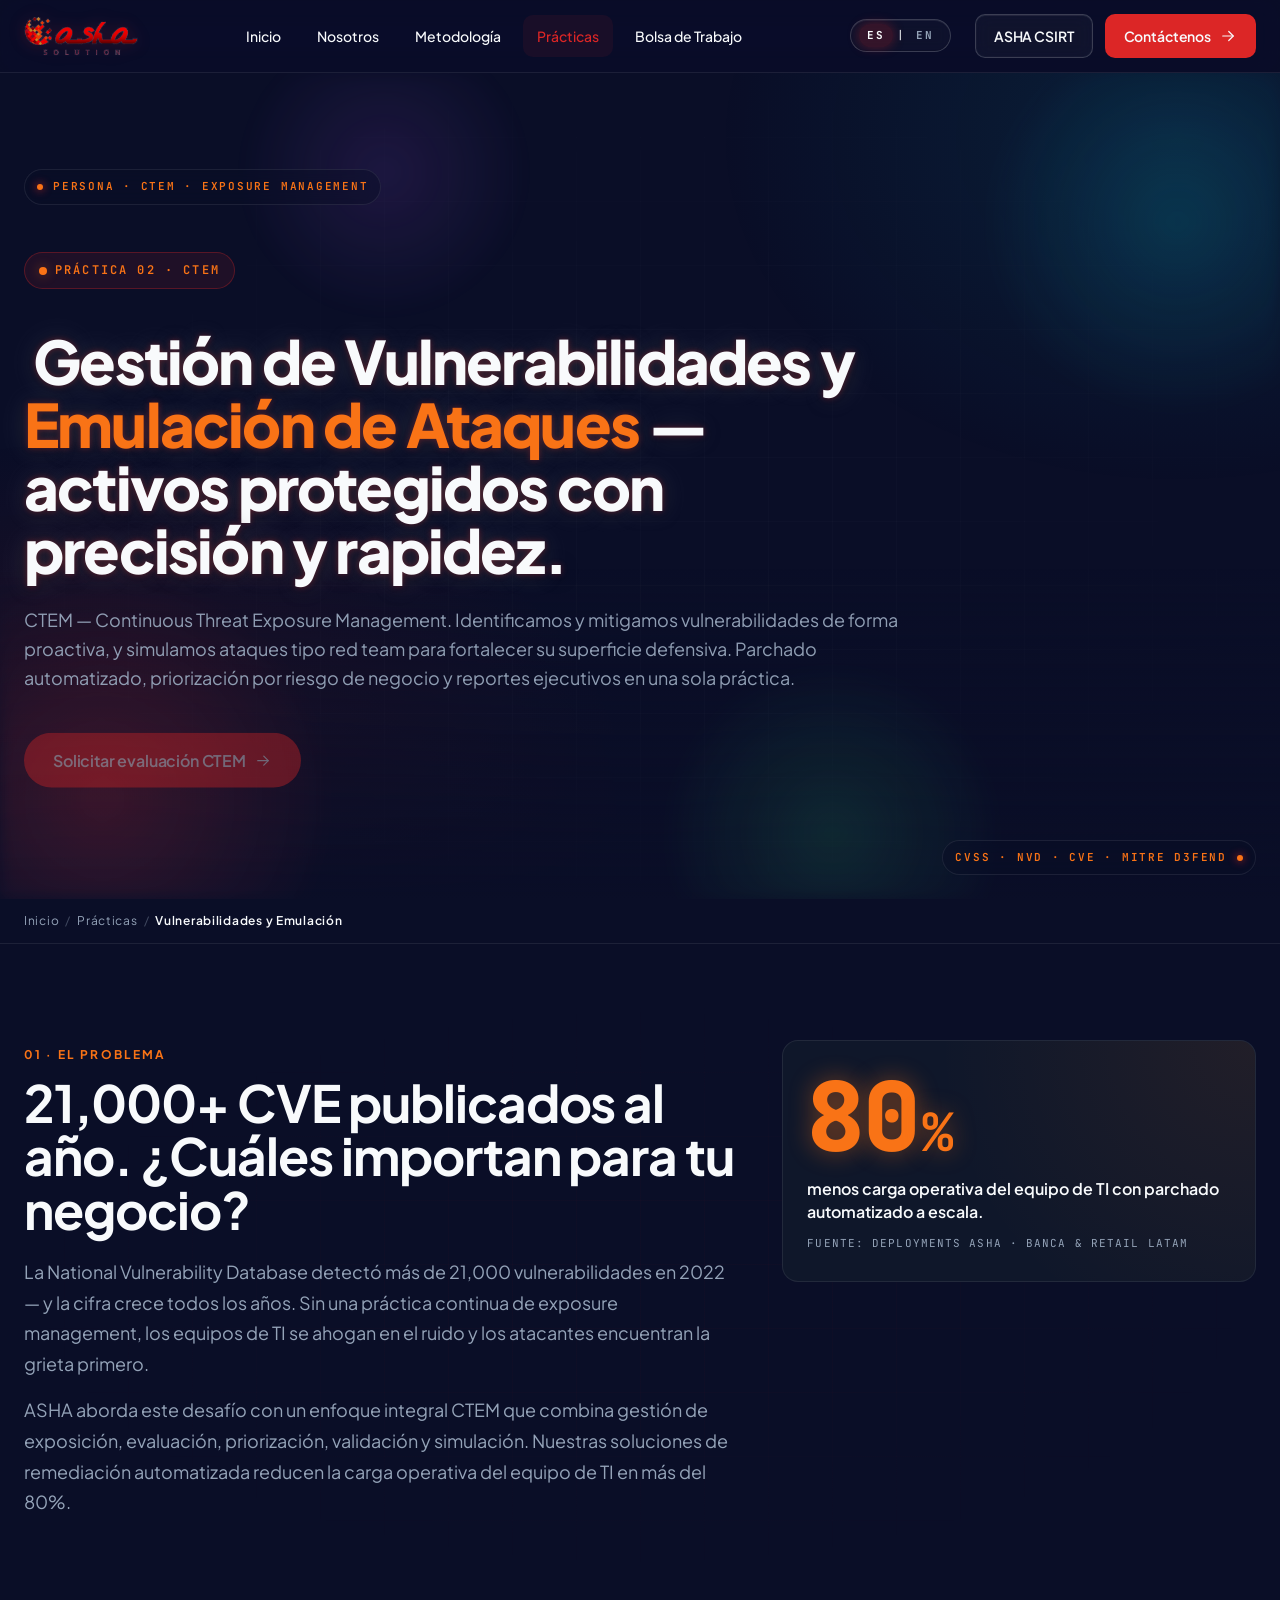
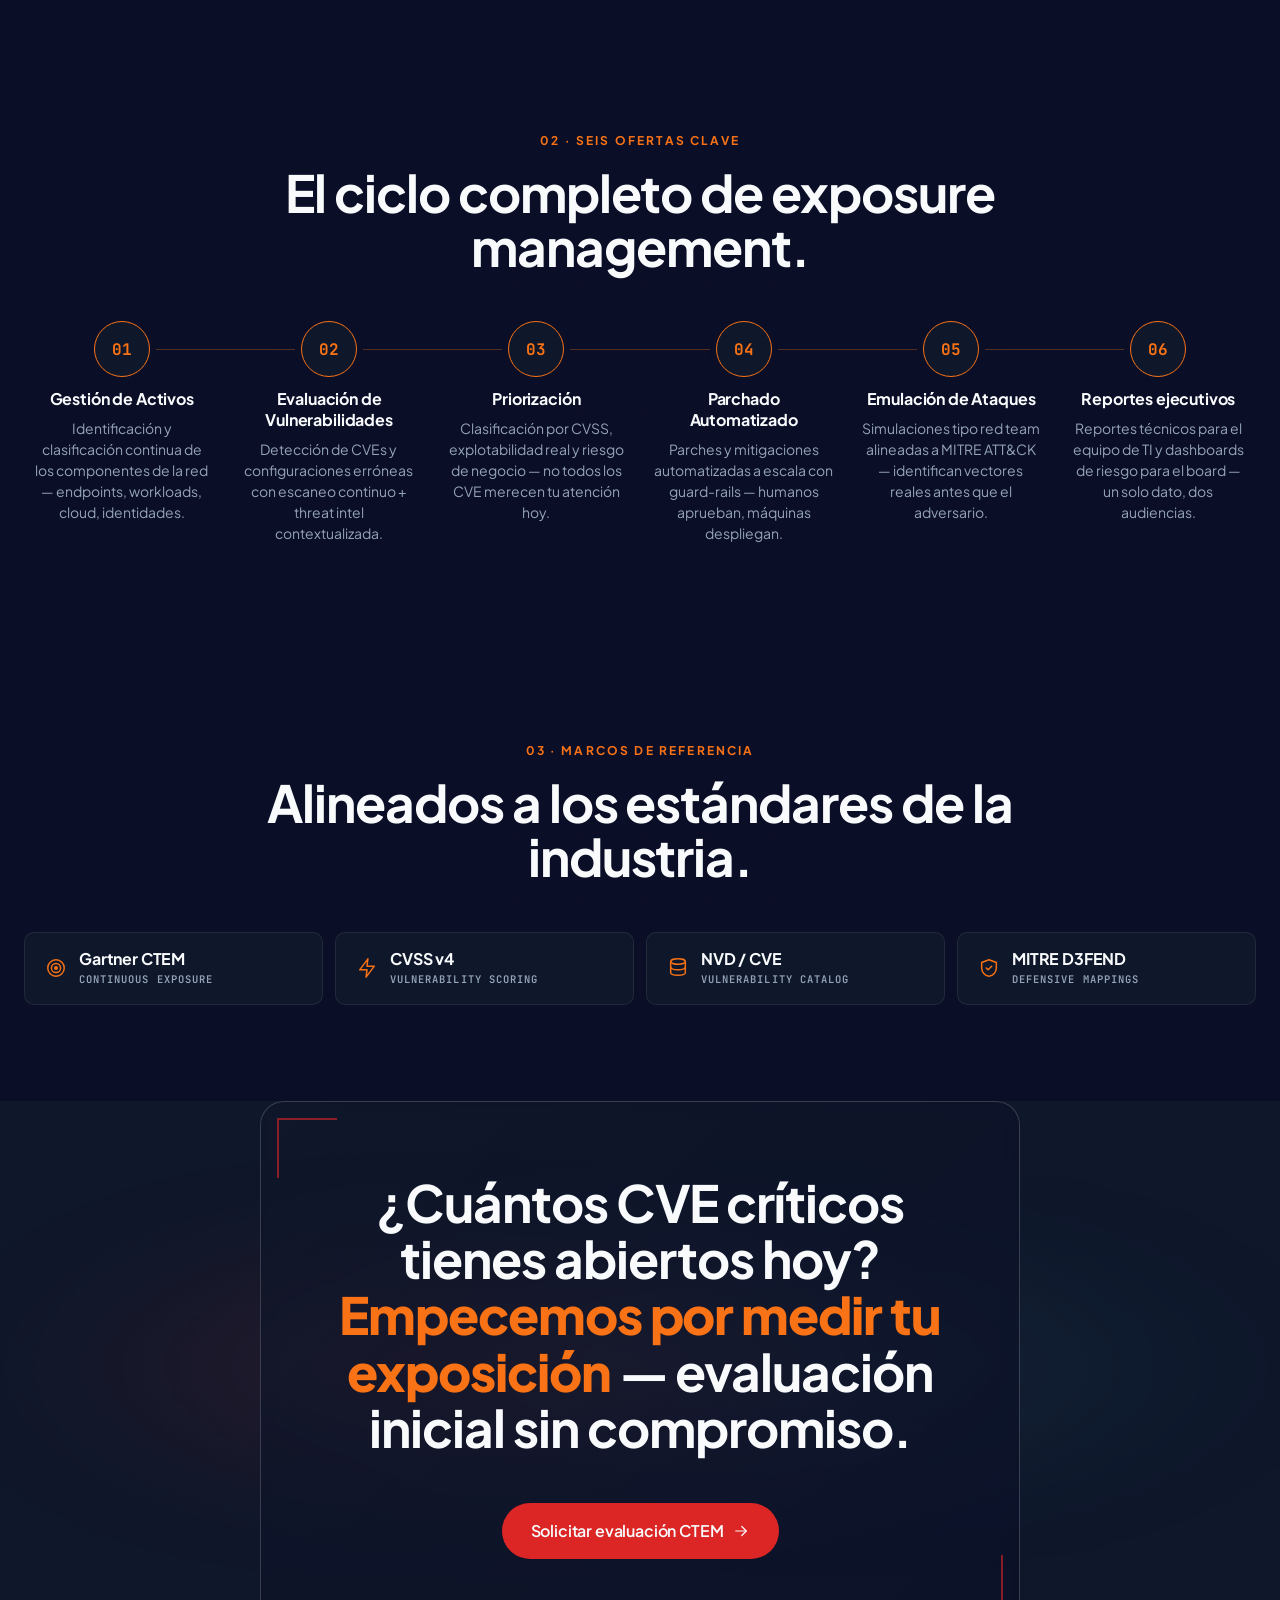
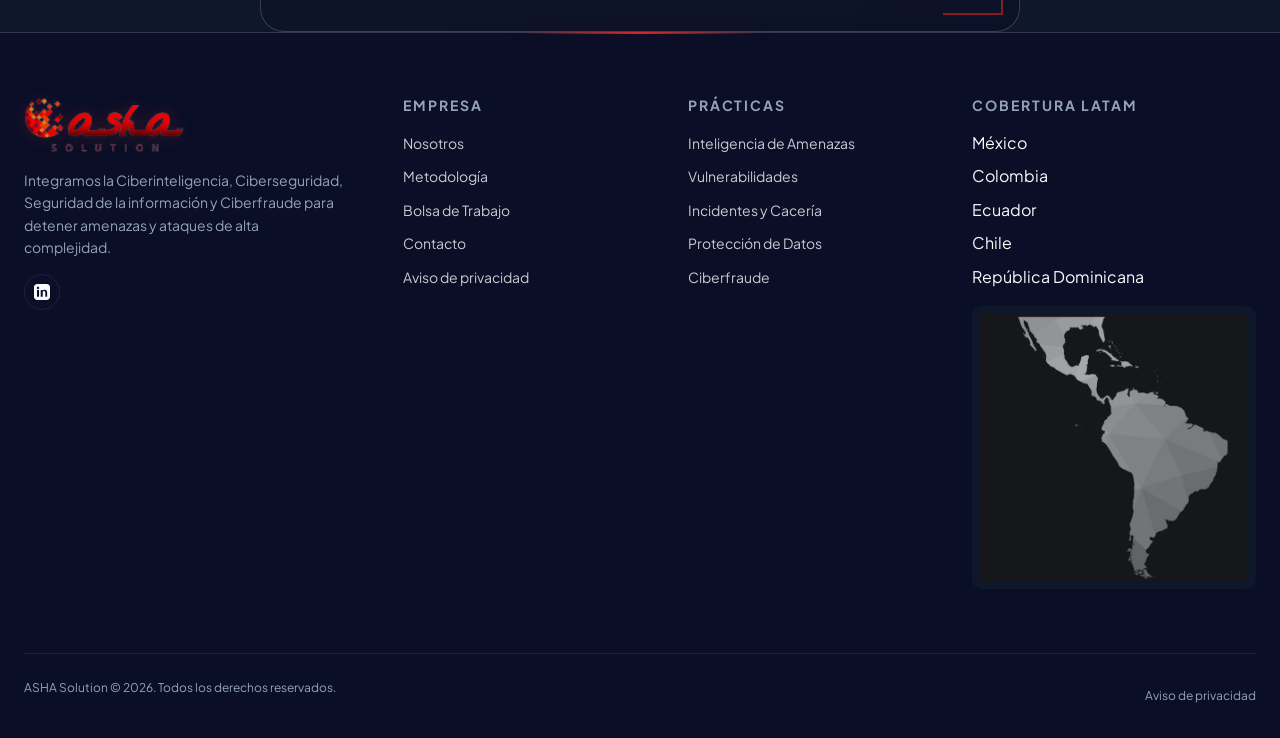
<file: gestion-de-vulnerabilidades-y-emulacion-de-ataques.html>
<!DOCTYPE html>
<html lang="es">
<head>
<meta charset="UTF-8" />
<meta name="viewport" content="width=device-width, initial-scale=1.0" />
<title>Gestión de Vulnerabilidades y Emulación de Ataques — ASHA Solution</title>
<meta name="description" content="CTEM · Continuous Threat Exposure Management. Identificamos, priorizamos y mitigamos vulnerabilidades. Emulación de ataques tipo red team alineada a MITRE." />
<meta name="theme-color" content="#0A0E27" />
<link rel="icon" href="assets/images/favicon.png" type="image/png" />

<link rel="canonical" href="https://ashasolution.vercel.app/gestion-de-vulnerabilidades-y-emulacion-de-ataques.html" />
<meta property="og:type" content="website" />
<meta property="og:site_name" content="ASHA Solution" />
<meta property="og:locale" content="es_MX" />
<meta property="og:title" content="Gestión de Vulnerabilidades y Emulación de Ataques — ASHA Solution" />
<meta property="og:description" content="CTEM · Continuous Threat Exposure Management. Identificamos, priorizamos y mitigamos vulnerabilidades. Emulación tipo red team alineada a MITRE." />
<meta property="og:url" content="https://ashasolution.vercel.app/gestion-de-vulnerabilidades-y-emulacion-de-ataques.html" />
<meta property="og:image" content="https://ashasolution.vercel.app/assets/images/bg/hero-bg-network.jpg" />
<meta name="twitter:card" content="summary_large_image" />
<meta name="twitter:title" content="Gestión de Vulnerabilidades y Emulación de Ataques" />
<meta name="twitter:description" content="21,000+ CVEs al año. Priorización por riesgo de negocio, parchado automatizado, emulación de ataques." />
<meta name="twitter:image" content="https://ashasolution.vercel.app/assets/images/bg/hero-bg-network.jpg" />

<link rel="preconnect" href="https://fonts.googleapis.com">
<link rel="preconnect" href="https://fonts.gstatic.com" crossorigin>
<link href="https://fonts.googleapis.com/css2?family=Plus+Jakarta+Sans:wght@400;500;600;700;800&family=JetBrains+Mono:wght@400;500;700&display=swap" rel="stylesheet">

<link rel="stylesheet" href="css/tokens.css">
<link rel="stylesheet" href="css/redesign.css">
</head>
<body class="page-service page-service--ctem">

<a class="skip-link" href="#main" data-i18n="nav.skip">Saltar al contenido</a>

<!-- Inline icon sprite (Heroicons outline 24/outline) ------------------- -->
<svg xmlns="http://www.w3.org/2000/svg" style="display:none" aria-hidden="true">
  <symbol id="i-arrow-right" viewBox="0 0 24 24" fill="none" stroke="currentColor" stroke-width="1.6" stroke-linecap="round" stroke-linejoin="round"><line x1="5" y1="12" x2="19" y2="12"></line><polyline points="13 6 19 12 13 18"></polyline></symbol>
  <symbol id="i-chevron-down" viewBox="0 0 24 24" fill="none" stroke="currentColor" stroke-width="1.6" stroke-linecap="round" stroke-linejoin="round"><polyline points="6 9 12 15 18 9"></polyline></symbol>
  <symbol id="i-menu" viewBox="0 0 24 24" fill="none" stroke="currentColor" stroke-width="1.6" stroke-linecap="round" stroke-linejoin="round"><line x1="4" y1="7" x2="20" y2="7"></line><line x1="4" y1="12" x2="20" y2="12"></line><line x1="4" y1="17" x2="20" y2="17"></line></symbol>
  <symbol id="i-x" viewBox="0 0 24 24" fill="none" stroke="currentColor" stroke-width="1.8" stroke-linecap="round" stroke-linejoin="round"><line x1="6" y1="6" x2="18" y2="18"></line><line x1="18" y1="6" x2="6" y2="18"></line></symbol>
  <symbol id="i-shield-check" viewBox="0 0 24 24" fill="none" stroke="currentColor" stroke-width="1.6" stroke-linecap="round" stroke-linejoin="round"><path d="M12 3 4 6v6c0 4.5 3.4 8.4 8 9 4.6-.6 8-4.5 8-9V6l-8-3z"></path><polyline points="9 12 11 14 15 10"></polyline></symbol>
  <symbol id="i-target" viewBox="0 0 24 24" fill="none" stroke="currentColor" stroke-width="1.6" stroke-linecap="round" stroke-linejoin="round"><circle cx="12" cy="12" r="9"></circle><circle cx="12" cy="12" r="5"></circle><circle cx="12" cy="12" r="1.4" fill="currentColor"></circle></symbol>
  <symbol id="i-magnify" viewBox="0 0 24 24" fill="none" stroke="currentColor" stroke-width="1.6" stroke-linecap="round" stroke-linejoin="round"><circle cx="11" cy="11" r="7"></circle><line x1="21" y1="21" x2="16" y2="16"></line><polyline points="8 11 10 13 14 9"></polyline></symbol>
  <symbol id="i-server" viewBox="0 0 24 24" fill="none" stroke="currentColor" stroke-width="1.6" stroke-linecap="round" stroke-linejoin="round"><rect x="3" y="4" width="18" height="7" rx="1.5"></rect><rect x="3" y="13" width="18" height="7" rx="1.5"></rect><line x1="7" y1="7.5" x2="7.01" y2="7.5"></line><line x1="7" y1="16.5" x2="7.01" y2="16.5"></line></symbol>
  <symbol id="i-bug" viewBox="0 0 24 24" fill="none" stroke="currentColor" stroke-width="1.6" stroke-linecap="round" stroke-linejoin="round"><rect x="7" y="8" width="10" height="11" rx="5"></rect><path d="M9 4l1.5 3"></path><path d="M15 4l-1.5 3"></path><line x1="3" y1="13" x2="6" y2="13"></line><line x1="18" y1="13" x2="21" y2="13"></line><line x1="4" y1="20" x2="7" y2="18"></line><line x1="20" y1="20" x2="17" y2="18"></line><line x1="4" y1="6" x2="7" y2="8"></line><line x1="20" y1="6" x2="17" y2="8"></line></symbol>
  <symbol id="i-chart-up" viewBox="0 0 24 24" fill="none" stroke="currentColor" stroke-width="1.6" stroke-linecap="round" stroke-linejoin="round"><polyline points="3 17 9 11 13 15 21 7"></polyline><polyline points="14 7 21 7 21 14"></polyline></symbol>
  <symbol id="i-wrench" viewBox="0 0 24 24" fill="none" stroke="currentColor" stroke-width="1.6" stroke-linecap="round" stroke-linejoin="round"><path d="M14.7 6.3a4 4 0 0 0-5.4 5.4L3 18l3 3 6.3-6.3a4 4 0 0 0 5.4-5.4l-2.7 2.7-2-2 2.7-2.7z"></path></symbol>
  <symbol id="i-ninja" viewBox="0 0 24 24" fill="none" stroke="currentColor" stroke-width="1.6" stroke-linecap="round" stroke-linejoin="round"><path d="M3 10c4-4 14-4 18 0"></path><path d="M3 14c4 4 14 4 18 0"></path><circle cx="9" cy="12" r="1.5" fill="currentColor"></circle><circle cx="15" cy="12" r="1.5" fill="currentColor"></circle></symbol>
  <symbol id="i-doc" viewBox="0 0 24 24" fill="none" stroke="currentColor" stroke-width="1.6" stroke-linecap="round" stroke-linejoin="round"><path d="M14 3H6a2 2 0 0 0-2 2v14a2 2 0 0 0 2 2h12a2 2 0 0 0 2-2V9z"></path><polyline points="14 3 14 9 20 9"></polyline><line x1="8" y1="13" x2="16" y2="13"></line><line x1="8" y1="17" x2="14" y2="17"></line></symbol>
  <symbol id="i-database" viewBox="0 0 24 24" fill="none" stroke="currentColor" stroke-width="1.6" stroke-linecap="round" stroke-linejoin="round"><ellipse cx="12" cy="5" rx="8" ry="3"></ellipse><path d="M4 5v6c0 1.7 3.6 3 8 3s8-1.3 8-3V5"></path><path d="M4 11v6c0 1.7 3.6 3 8 3s8-1.3 8-3v-6"></path></symbol>
  <symbol id="i-bolt" viewBox="0 0 24 24" fill="none" stroke="currentColor" stroke-width="1.6" stroke-linecap="round" stroke-linejoin="round"><polyline points="13 2 4 14 12 14 11 22 20 10 12 10 13 2"></polyline></symbol>
  <symbol id="i-linkedin" viewBox="0 0 24 24" fill="currentColor"><path d="M19 0h-14C2.2 0 0 2.2 0 5v14c0 2.8 2.2 5 5 5h14c2.8 0 5-2.2 5-5V5c0-2.8-2.2-5-5-5zM7.5 19h-3V9h3v10zM6 7.7C5 7.7 4.3 7 4.3 6S5 4.3 6 4.3 7.7 5 7.7 6 7 7.7 6 7.7zm14 11.3h-3v-5.4c0-1.3 0-3-1.8-3s-2.1 1.4-2.1 2.9V19h-3V9h2.9v1.4h.1c.4-.8 1.4-1.6 2.9-1.6 3.1 0 3.7 2 3.7 4.7V19z"/></symbol>
</svg>

<!-- HEADER -------------------------------------------------------------- -->
<header class="site-header" id="header">
  <div class="container site-header__inner">
    <a href="index.html" class="site-header__brand" aria-label="ASHA Solution">
      <img src="assets/images/logo-asha.png" alt="ASHA Solution" class="site-header__logo" width="170" height="40" />
    </a>
    <nav class="main-nav" aria-label="Principal">
      <ul class="main-nav__list">
        <li><a class="main-nav__link" href="index.html" data-i18n="nav.home">Inicio</a></li>
        <li><a class="main-nav__link" href="nosotros.html" data-i18n="nav.about">Nosotros</a></li>
        <li><a class="main-nav__link" href="metodologia.html" data-i18n="nav.methodology">Metodología</a></li>
        <li class="main-nav__item--has-children">
          <a class="main-nav__link is-active" href="index.html#practicas" data-i18n="nav.practices">
            Prácticas
            <svg class="icon" aria-hidden="true"><use href="#i-chevron-down"/></svg>
          </a>
          <ul class="main-nav__submenu" role="menu">
            <li><a href="inteligencia-de-amenazas-y-proteccion-de-marca.html">Inteligencia de Amenazas y Protección de Marca</a></li>
            <li><a class="is-active" href="gestion-de-vulnerabilidades-y-emulacion-de-ataques.html">Gestión de Vulnerabilidades y Emulación de Ataques</a></li>
            <li><a href="gestion-de-incidentes-y-caceria-de-amenazas.html">Gestión de Incidentes y Cacería de Amenazas</a></li>
            <li><a href="estrategia-integral-de-proteccion-de-datos.html">Estrategia Integral de Protección de Datos</a></li>
            <li><a href="cyber-fraud-fusion.html">Prevención de Ciberfraude y Lavado de Dinero</a></li>
          </ul>
        </li>
        <li><a class="main-nav__link" href="bolsa-de-trabajo.html" data-i18n="nav.careers">Bolsa de Trabajo</a></li>
      </ul>
    </nav>
    <div class="site-header__cta">
      <div class="lang-switch" role="group" aria-label="Cambiar idioma">
        <button type="button" class="lang-switch__btn is-active" data-lang="es" aria-pressed="true">ES</button>
        <span class="lang-switch__sep" aria-hidden="true">|</span>
        <button type="button" class="lang-switch__btn" data-lang="en" aria-pressed="false">EN</button>
      </div>
      <a class="btn btn-secondary" href="contacto.html" data-i18n="cta.csirt">ASHA CSIRT</a>
      <a class="btn btn-primary" href="contacto.html">
        <span data-i18n="cta.contact">Contáctenos</span>
        <svg class="icon" aria-hidden="true"><use href="#i-arrow-right"/></svg>
      </a>
      <button class="mobile-menu-toggle" type="button" aria-label="Abrir menú" aria-expanded="false" aria-controls="mobile-menu">
        <svg class="icon" aria-hidden="true"><use href="#i-menu"/></svg>
      </button>
    </div>
  </div>
</header>

<!-- PAGE HERO — Service (CTEM orange via body class) --------------------- -->
<section class="page-hero page-hero--league page-hero--service">
  <div class="page-hero__bg" aria-hidden="true">
    <div class="page-hero__bg-grad"></div>
    <div class="page-hero__bg-grid"></div>
    <div class="page-hero__bg-drift"></div>
  </div>

  <div class="page-hero__ticker page-hero__ticker--tl" aria-hidden="true">
    <span class="page-hero__ticker-dot"></span>
    <span class="page-hero__ticker-text" data-i18n="ctem.ticker_tl">PERSONA · CTEM · EXPOSURE MANAGEMENT</span>
  </div>
  <div class="page-hero__ticker page-hero__ticker--br" aria-hidden="true">
    <span class="page-hero__ticker-text" data-i18n="ctem.ticker_br">CVSS · NVD · CVE · MITRE D3FEND</span>
    <span class="page-hero__ticker-dot"></span>
  </div>

  <div class="container page-hero__inner">
    <span class="page-hero__eyebrow">
      <span class="page-hero__eyebrow-dot"></span>
      <span data-i18n="ctem.eyebrow">Práctica 02 · CTEM</span>
    </span>
    <h1 class="page-hero__title">
      <span data-i18n="ctem.title_pre">Gestión de Vulnerabilidades y</span>
      <span class="accent" data-i18n="ctem.title_accent">Emulación de Ataques</span>
      <span data-i18n="ctem.title_post">— activos protegidos con precisión y rapidez.</span>
    </h1>
    <p class="page-hero__lede" data-i18n="ctem.lede">
      CTEM — Continuous Threat Exposure Management. Identificamos y mitigamos vulnerabilidades de forma proactiva, y simulamos ataques tipo red team para fortalecer su superficie defensiva. Parchado automatizado, priorización por riesgo de negocio y reportes ejecutivos en una sola práctica.
    </p>
    <div class="page-hero__actions">
      <a class="btn btn-primary btn-pill" href="contacto.html">
        <span data-i18n="ctem.cta_primary">Solicitar evaluación CTEM</span>
        <svg class="icon" aria-hidden="true"><use href="#i-arrow-right"/></svg>
      </a>
      <a class="btn btn-secondary btn-pill" href="metodologia.html#ctem" data-i18n="ctem.cta_secondary">Ver metodología CTEM</a>
    </div>
  </div>
</section>

<!-- BREADCRUMB --------------------------------------------------------- -->
<nav class="breadcrumb-wrap" aria-label="Breadcrumb">
  <div class="container">
    <ol class="breadcrumb">
      <li><a href="index.html" data-i18n="nav.home">Inicio</a></li>
      <li><a href="index.html#practicas" data-i18n="nav.practices">Prácticas</a></li>
      <li data-i18n="ctem.breadcrumb">Vulnerabilidades y Emulación</li>
    </ol>
  </div>
</nav>

<main id="main">

  <!-- 01 · BRIEF — NVD scale framing + 80% load reduction stat -------- -->
  <section class="section section--dark" aria-labelledby="ctem-brief-title">
    <div class="container service-brief">
      <div class="service-brief__copy">
        <span class="eyebrow" data-i18n="ctem.brief_eyebrow">01 · El problema</span>
        <h2 class="section-title" id="ctem-brief-title" data-i18n="ctem.brief_title">21,000+ CVE publicados al año. ¿Cuáles importan para tu negocio?</h2>
        <p data-i18n="ctem.brief_p1">La <strong>National Vulnerability Database</strong> detectó más de 21,000 vulnerabilidades en 2022 — y la cifra crece todos los años. Sin una práctica continua de exposure management, los equipos de TI se ahogan en el ruido y los atacantes encuentran la grieta primero.</p>
        <p data-i18n="ctem.brief_p2">ASHA aborda este desafío con un enfoque integral CTEM que combina <strong>gestión de exposición, evaluación, priorización, validación y simulación</strong>. Nuestras soluciones de <strong>remediación automatizada</strong> reducen la carga operativa del equipo de TI en más del 80%.</p>
      </div>
      <aside class="service-brief__stat">
        <div class="service-stat">
          <span class="service-stat__num">80<span class="unit">%</span></span>
          <p class="service-stat__label" data-i18n="ctem.stat_label">menos carga operativa del equipo de TI con parchado automatizado a escala.</p>
          <p class="service-stat__source" data-i18n="ctem.stat_source">Fuente: deployments ASHA · banca &amp; retail LATAM</p>
        </div>
      </aside>
    </div>
  </section>

  <!-- 02 · OFERTAS CLAVE — 6 service cards (CTEM orange) -------------- -->
  <section class="section section--dark" aria-labelledby="ctem-offer-title">
    <div class="container">
      <header class="section-head">
        <span class="eyebrow" data-i18n="ctem.offer_eyebrow">02 · Seis ofertas clave</span>
        <h2 class="section-title" id="ctem-offer-title" data-i18n="ctem.offer_title">El ciclo completo de exposure management.</h2>
      </header>

      <ol class="stepper" role="list">
        <li class="stepper__item">
          <div class="stepper__num">01</div>
          <div class="stepper__body">
            <h3 class="stepper__title" data-i18n="ctem.fn_1_t">Gestión de Activos</h3>
            <p class="stepper__desc" data-i18n="ctem.fn_1_d">Identificación y clasificación continua de los componentes de la red — endpoints, workloads, cloud, identidades.</p>
          </div>
        </li>
        <li class="stepper__item">
          <div class="stepper__num">02</div>
          <div class="stepper__body">
            <h3 class="stepper__title" data-i18n="ctem.fn_2_t">Evaluación de Vulnerabilidades</h3>
            <p class="stepper__desc" data-i18n="ctem.fn_2_d">Detección de CVEs y configuraciones erróneas con escaneo continuo + threat intel contextualizada.</p>
          </div>
        </li>
        <li class="stepper__item">
          <div class="stepper__num">03</div>
          <div class="stepper__body">
            <h3 class="stepper__title" data-i18n="ctem.fn_3_t">Priorización</h3>
            <p class="stepper__desc" data-i18n="ctem.fn_3_d">Clasificación por CVSS, explotabilidad real y riesgo de negocio — no todos los CVE merecen tu atención hoy.</p>
          </div>
        </li>
        <li class="stepper__item">
          <div class="stepper__num">04</div>
          <div class="stepper__body">
            <h3 class="stepper__title" data-i18n="ctem.fn_4_t">Parchado Automatizado</h3>
            <p class="stepper__desc" data-i18n="ctem.fn_4_d">Parches y mitigaciones automatizadas a escala con guard-rails — humanos aprueban, máquinas despliegan.</p>
          </div>
        </li>
        <li class="stepper__item">
          <div class="stepper__num">05</div>
          <div class="stepper__body">
            <h3 class="stepper__title" data-i18n="ctem.fn_5_t">Emulación de Ataques</h3>
            <p class="stepper__desc" data-i18n="ctem.fn_5_d">Simulaciones tipo red team alineadas a MITRE ATT&amp;CK — identifican vectores reales antes que el adversario.</p>
          </div>
        </li>
        <li class="stepper__item">
          <div class="stepper__num">06</div>
          <div class="stepper__body">
            <h3 class="stepper__title" data-i18n="ctem.fn_6_t">Reportes ejecutivos</h3>
            <p class="stepper__desc" data-i18n="ctem.fn_6_d">Reportes técnicos para el equipo de TI y dashboards de riesgo para el board — un solo dato, dos audiencias.</p>
          </div>
        </li>
      </ol>
    </div>
  </section>

  <!-- 03 · MARCOS DE REFERENCIA ---------------------------------------- -->
  <section class="section section--dark" aria-labelledby="ctem-frw-title">
    <div class="container">
      <header class="section-head">
        <span class="eyebrow" data-i18n="ctem.frw_eyebrow">03 · Marcos de referencia</span>
        <h2 class="section-title" id="ctem-frw-title" data-i18n="ctem.frw_title">Alineados a los estándares de la industria.</h2>
      </header>
      <div class="frameworks-strip">
        <div class="framework-chip">
          <svg width="22" height="22" viewBox="0 0 24 24"><use href="#i-target"/></svg>
          <div><strong>Gartner CTEM</strong><span>Continuous exposure</span></div>
        </div>
        <div class="framework-chip">
          <svg width="22" height="22" viewBox="0 0 24 24"><use href="#i-bolt"/></svg>
          <div><strong>CVSS v4</strong><span>Vulnerability scoring</span></div>
        </div>
        <div class="framework-chip">
          <svg width="22" height="22" viewBox="0 0 24 24"><use href="#i-database"/></svg>
          <div><strong>NVD / CVE</strong><span>Vulnerability catalog</span></div>
        </div>
        <div class="framework-chip">
          <svg width="22" height="22" viewBox="0 0 24 24"><use href="#i-shield-check"/></svg>
          <div><strong>MITRE D3FEND</strong><span>Defensive mappings</span></div>
        </div>
      </div>
    </div>
  </section>

  <!-- FINAL CTA -------------------------------------------------------- -->
  <section class="final-cta" aria-labelledby="ctem-cta-title">
    <div class="container final-cta__inner">
      <h2 class="final-cta__title" id="ctem-cta-title">
        <span data-i18n="ctem.final_cta_pre">¿Cuántos CVE críticos tienes abiertos hoy?</span>
        <span class="accent" data-i18n="ctem.final_cta_accent">Empecemos por medir tu exposición</span>
        <span data-i18n="ctem.final_cta_post">— evaluación inicial sin compromiso.</span>
      </h2>
      <div class="final-cta__actions">
        <a class="btn btn-primary btn-pill" href="contacto.html">
          <span data-i18n="ctem.final_cta_btn">Solicitar evaluación CTEM</span>
          <svg class="icon" aria-hidden="true"><use href="#i-arrow-right"/></svg>
        </a>
      </div>
    </div>
  </section>

</main>

<!-- FOOTER ------------------------------------------------------------ -->
<footer class="site-footer" id="footer">
  <div class="container">
    <div class="site-footer__grid">
      <div class="site-footer__col">
        <a href="index.html" aria-label="ASHA Solution">
          <img src="assets/images/logo-asha.png" alt="ASHA Solution" class="site-footer__logo" width="190" height="44" />
        </a>
        <p class="site-footer__brand-text">
          Integramos la Ciberinteligencia, Ciberseguridad, Seguridad de la información y Ciberfraude para detener amenazas y ataques de alta complejidad.
        </p>
        <div class="social-icons">
          <a href="https://www.linkedin.com/company/asha-solution" target="_blank" rel="noopener noreferrer" aria-label="LinkedIn" class="social-icon">
            <svg class="icon" aria-hidden="true"><use href="#i-linkedin"/></svg>
          </a>
        </div>
      </div>
      <div class="site-footer__col">
        <h3>Empresa</h3>
        <ul class="site-footer__list">
          <li><a href="nosotros.html">Nosotros</a></li>
          <li><a href="metodologia.html">Metodología</a></li>
          <li><a href="bolsa-de-trabajo.html">Bolsa de Trabajo</a></li>
          <li><a href="contacto.html">Contacto</a></li>
          <li><a href="aviso-de-privacidad.html">Aviso de privacidad</a></li>
        </ul>
      </div>
      <div class="site-footer__col">
        <h3>Prácticas</h3>
        <ul class="site-footer__list">
          <li><a href="inteligencia-de-amenazas-y-proteccion-de-marca.html">Inteligencia de Amenazas</a></li>
          <li><a href="gestion-de-vulnerabilidades-y-emulacion-de-ataques.html">Vulnerabilidades</a></li>
          <li><a href="gestion-de-incidentes-y-caceria-de-amenazas.html">Incidentes y Cacería</a></li>
          <li><a href="estrategia-integral-de-proteccion-de-datos.html">Protección de Datos</a></li>
          <li><a href="cyber-fraud-fusion.html">Ciberfraude</a></li>
        </ul>
      </div>
      <div class="site-footer__col">
        <h3>Cobertura LATAM</h3>
        <ul class="site-footer__list">
          <li>México</li>
          <li>Colombia</li>
          <li>Ecuador</li>
          <li>Chile</li>
          <li>República Dominicana</li>
        </ul>
        <div class="footer-map" style="margin-top: var(--space-4);">
          <img src="assets/images/latam-map-real.png" alt="Cobertura ASHA en Latinoamérica" loading="lazy">
        </div>
      </div>
    </div>
    <div class="site-footer__bottom">
      <p>ASHA Solution &copy; 2026. Todos los derechos reservados.</p>
      <a href="aviso-de-privacidad.html">Aviso de privacidad</a>
    </div>
  </div>
</footer>

<!-- Mobile menu -------------------------------------------------------- -->
<div class="mobile-menu" id="mobile-menu" role="dialog" aria-modal="true" aria-label="Menú principal" hidden>
  <div class="mobile-menu__header">
    <a href="index.html" aria-label="ASHA Solution">
      <img src="assets/images/logo-asha.png" alt="ASHA Solution" class="site-header__logo" width="170" height="40" />
    </a>
    <button type="button" class="mobile-menu__close" aria-label="Cerrar menú" data-mobile-close>
      <svg class="icon" aria-hidden="true"><use href="#i-x"/></svg>
    </button>
  </div>
  <nav class="mobile-menu__inner" aria-label="Principal móvil">
    <ul class="mobile-menu__list">
      <li><a class="mobile-menu__link" href="index.html">Inicio</a></li>
      <li><a class="mobile-menu__link" href="nosotros.html">Nosotros</a></li>
      <li><a class="mobile-menu__link" href="metodologia.html">Metodología</a></li>
      <li>
        <a class="mobile-menu__link" href="index.html#practicas">
          Prácticas
          <svg class="icon" aria-hidden="true"><use href="#i-chevron-down"/></svg>
        </a>
        <ul class="mobile-submenu">
          <li><a href="inteligencia-de-amenazas-y-proteccion-de-marca.html">Inteligencia de Amenazas y Protección de Marca</a></li>
          <li><a class="is-active" href="gestion-de-vulnerabilidades-y-emulacion-de-ataques.html">Gestión de Vulnerabilidades y Emulación de Ataques</a></li>
          <li><a href="gestion-de-incidentes-y-caceria-de-amenazas.html">Gestión de Incidentes y Cacería de Amenazas</a></li>
          <li><a href="estrategia-integral-de-proteccion-de-datos.html">Estrategia Integral de Protección de Datos</a></li>
          <li><a href="cyber-fraud-fusion.html">Prevención de Ciberfraude y Lavado de Dinero</a></li>
        </ul>
      </li>
      <li><a class="mobile-menu__link" href="bolsa-de-trabajo.html">Bolsa de Trabajo</a></li>
    </ul>
  </nav>
  <div class="mobile-menu__cta">
    <a class="btn btn-secondary" href="contacto.html">ASHA CSIRT</a>
    <a class="btn btn-primary" href="contacto.html">
      Contáctenos
      <svg class="icon" aria-hidden="true"><use href="#i-arrow-right"/></svg>
    </a>
  </div>
</div>

<script src="assets/js/gsap.min.js" defer></script>
<script src="assets/js/ScrollTrigger.min.js" defer></script>
<script src="assets/js/scroll-fx.js" defer></script>
<script src="assets/js/site-enhance.js" defer></script>
<script src="assets/js/page-hero-reveal.js" defer></script>
<script src="assets/js/i18n.js" defer></script>

<script>
(function () {
  'use strict';
  const menu  = document.getElementById('mobile-menu');
  const openBtn  = document.querySelector('.mobile-menu-toggle');
  const closeBtn = document.querySelector('[data-mobile-close]');
  if (menu && openBtn && closeBtn) {
    menu.removeAttribute('hidden');
    const setOpen = (state) => {
      menu.classList.toggle('is-open', state);
      document.body.classList.toggle('menu-open', state);
      openBtn.setAttribute('aria-expanded', state ? 'true' : 'false');
      if (state) closeBtn.focus(); else openBtn.focus();
    };
    openBtn.addEventListener('click', () => setOpen(true));
    closeBtn.addEventListener('click', () => setOpen(false));
    menu.querySelectorAll('a').forEach(a => a.addEventListener('click', () => setOpen(false)));
    document.addEventListener('keydown', (e) => {
      if (e.key === 'Escape' && menu.classList.contains('is-open')) setOpen(false);
    });
  }
})();
</script>

</body>
</html>
</file>
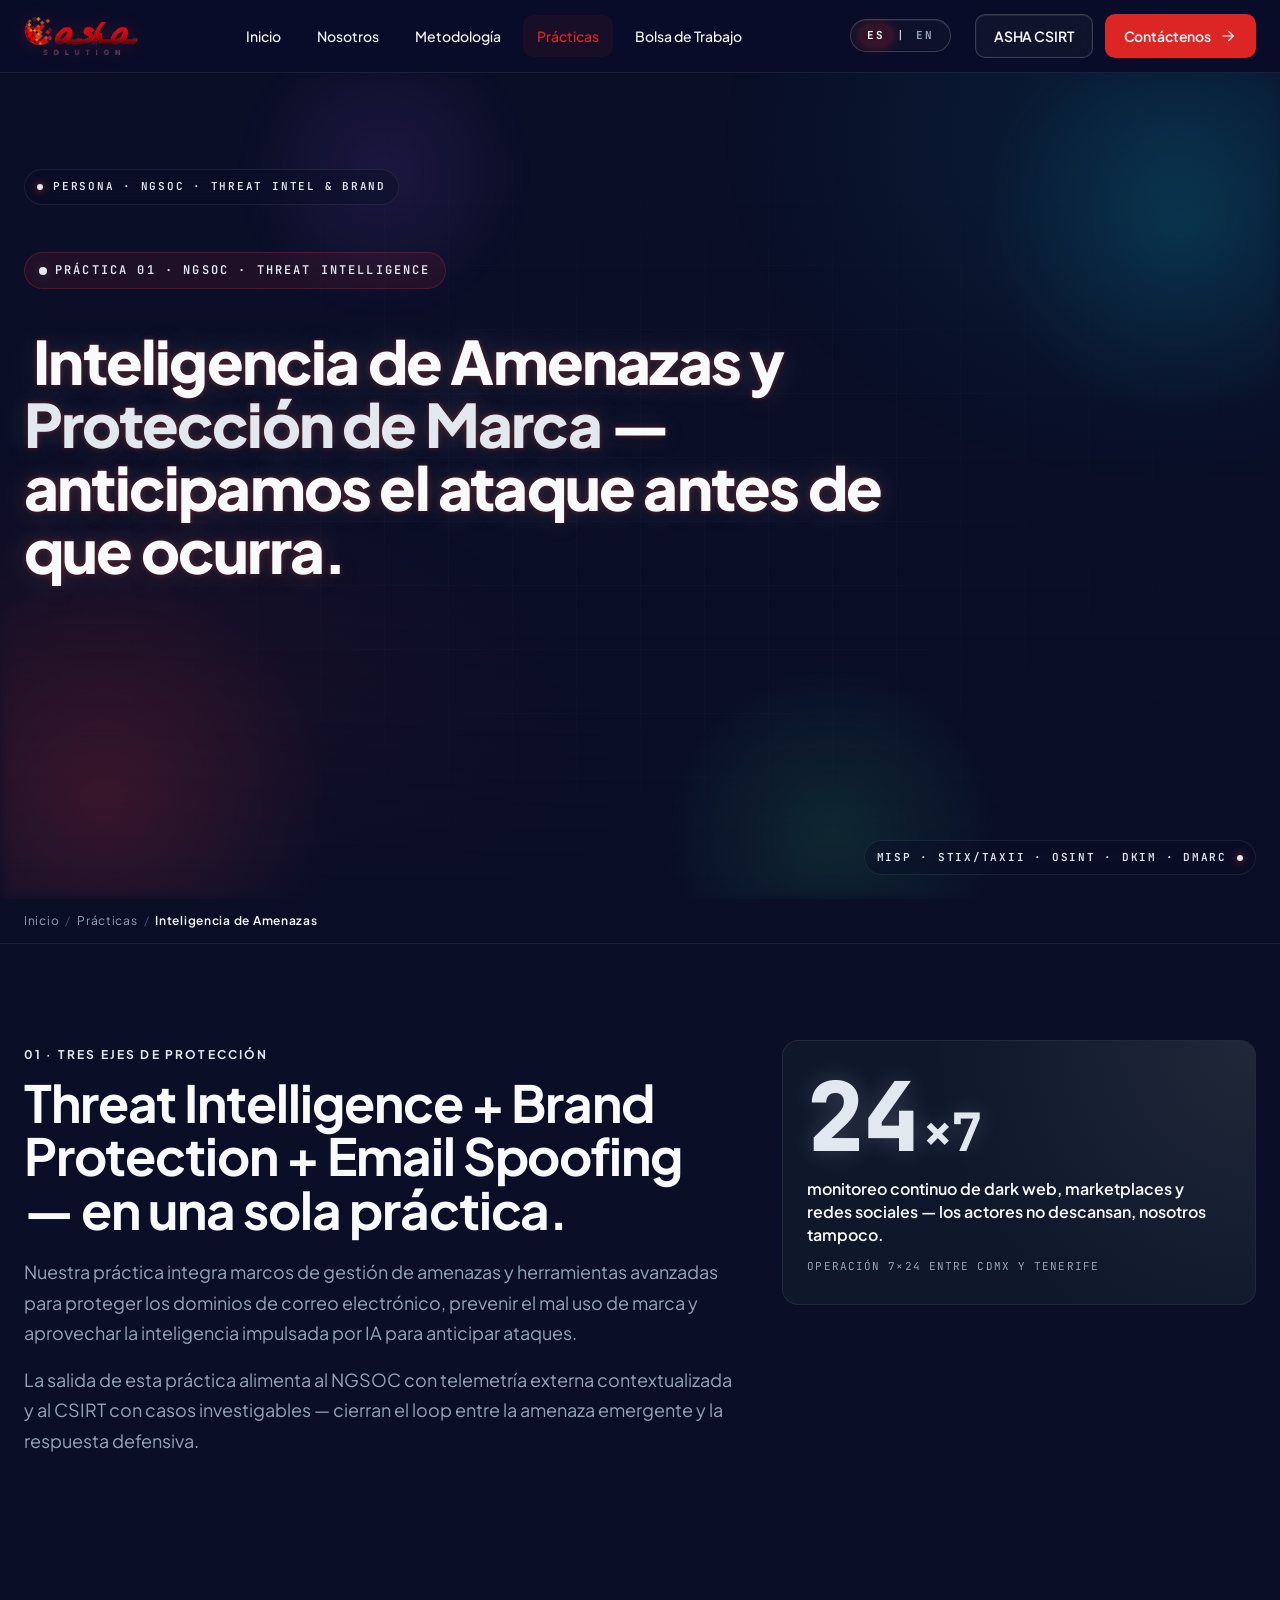
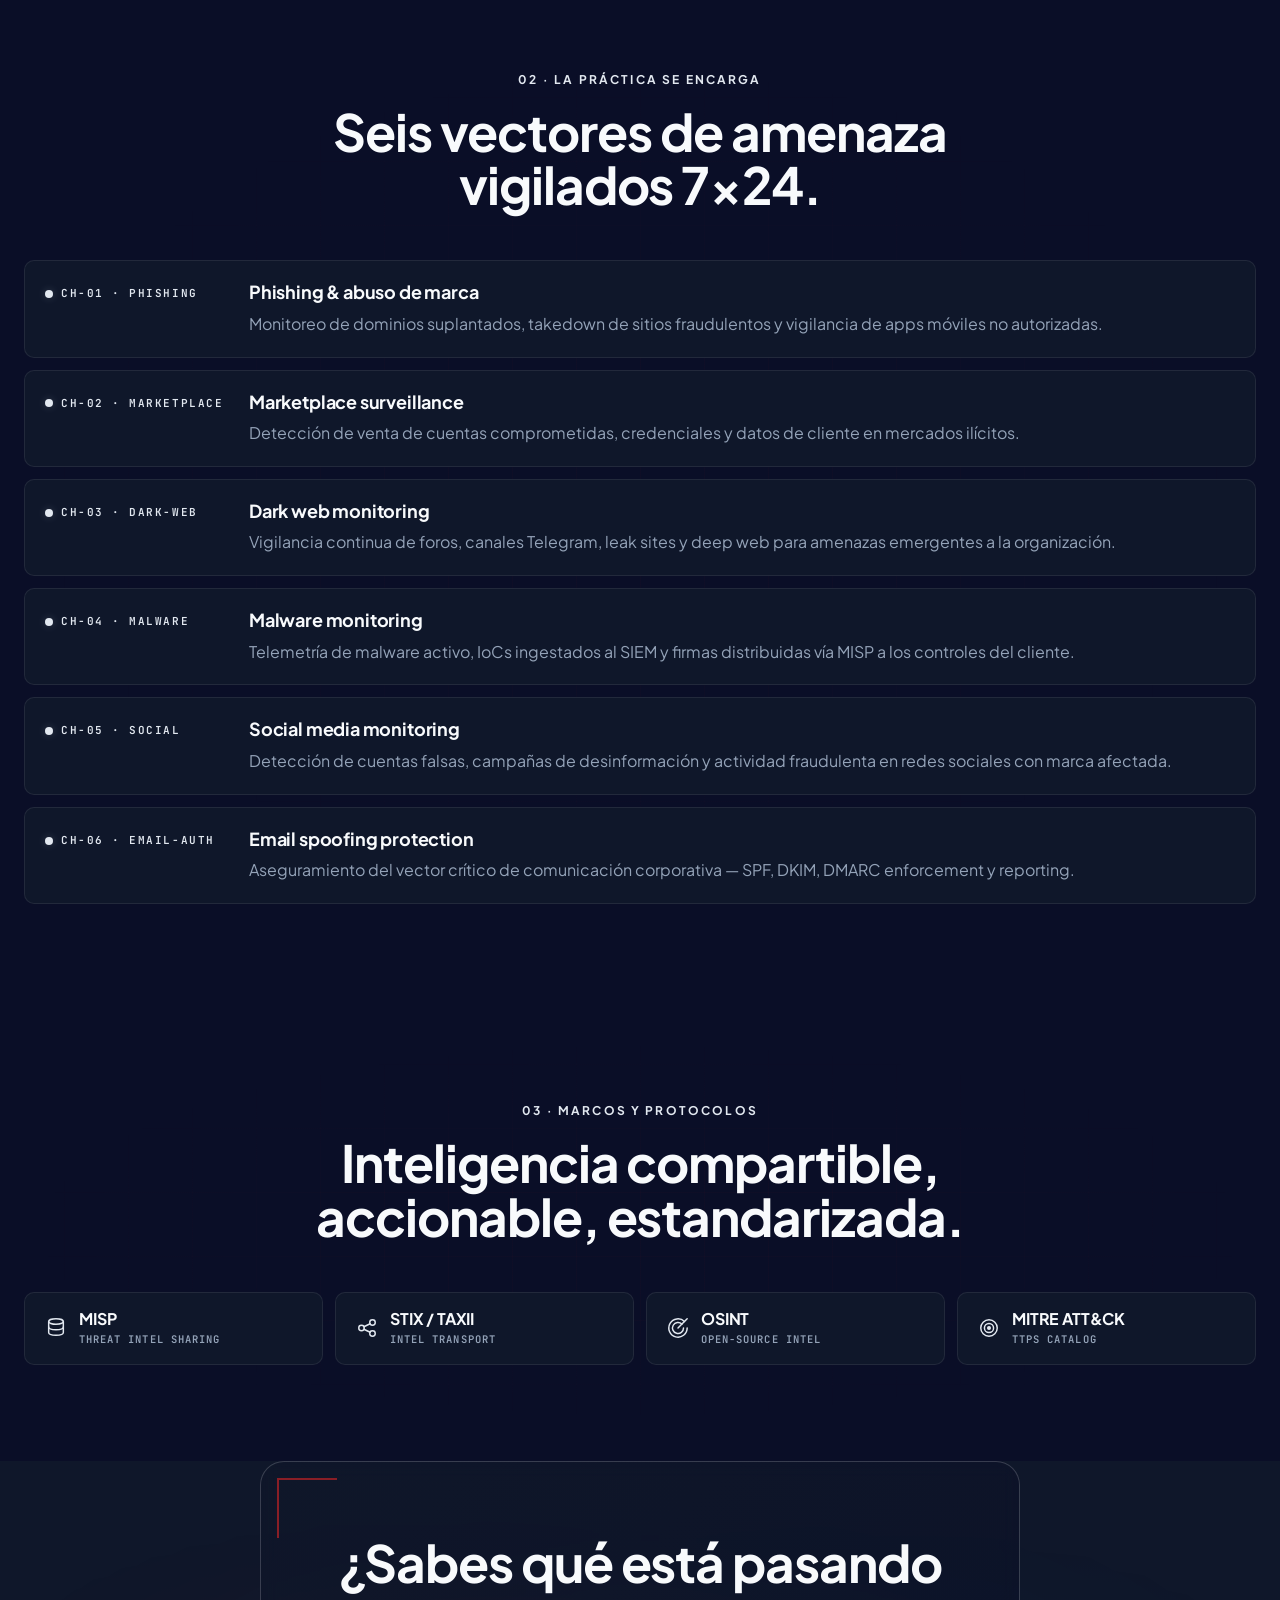
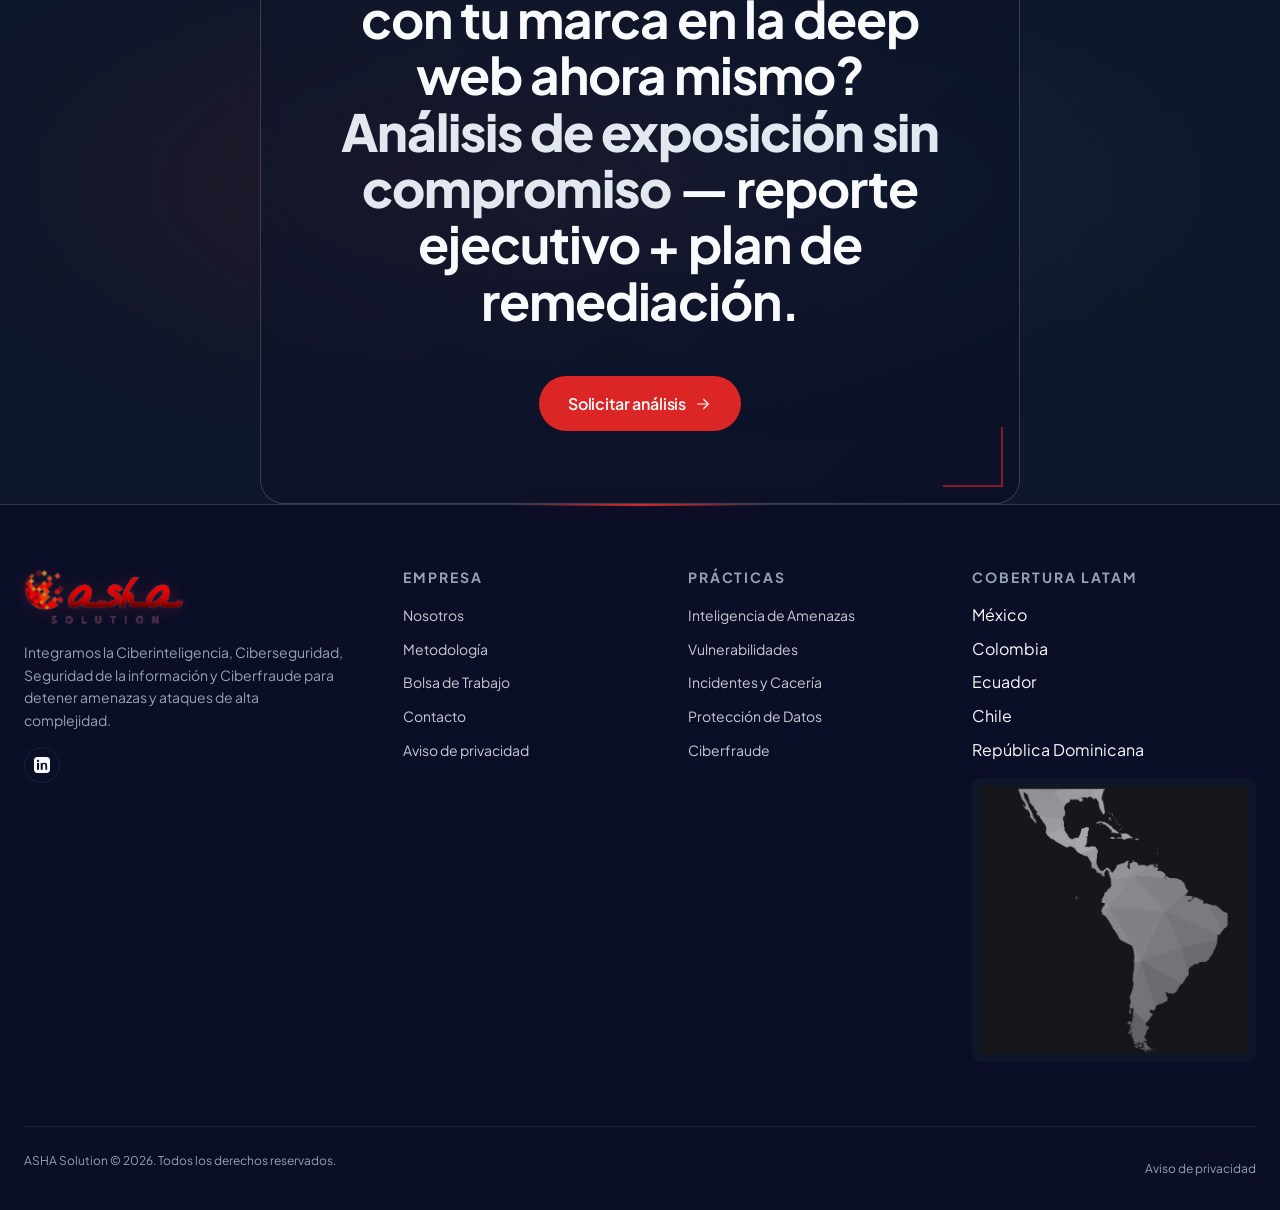
<file: inteligencia-de-amenazas-y-proteccion-de-marca.html>
<!DOCTYPE html>
<html lang="es">
<head>
<meta charset="UTF-8" />
<meta name="viewport" content="width=device-width, initial-scale=1.0" />
<title>Inteligencia de Amenazas y Protección de Marca — ASHA Solution</title>
<meta name="description" content="Threat Intelligence + Brand Protection. Monitoreo de phishing, dark web, marketplace surveillance y email spoofing — alimenta al NGSOC y CSIRT en tiempo real." />
<meta name="theme-color" content="#0A0E27" />
<link rel="icon" href="assets/images/favicon.png" type="image/png" />

<link rel="canonical" href="https://ashasolution.vercel.app/inteligencia-de-amenazas-y-proteccion-de-marca.html" />
<meta property="og:type" content="website" />
<meta property="og:site_name" content="ASHA Solution" />
<meta property="og:locale" content="es_MX" />
<meta property="og:title" content="Inteligencia de Amenazas y Protección de Marca — ASHA Solution" />
<meta property="og:description" content="Threat Intelligence + Brand Protection. Monitoreo de phishing, dark web, marketplaces y email spoofing — alimenta al NGSOC y CSIRT en tiempo real." />
<meta property="og:url" content="https://ashasolution.vercel.app/inteligencia-de-amenazas-y-proteccion-de-marca.html" />
<meta property="og:image" content="https://ashasolution.vercel.app/assets/images/bg/hero-bg-network.jpg" />
<meta name="twitter:card" content="summary_large_image" />
<meta name="twitter:title" content="Inteligencia de Amenazas y Protección de Marca" />
<meta name="twitter:description" content="Seis vectores vigilados 7×24: phishing, marketplace, dark web, malware, social, email auth." />
<meta name="twitter:image" content="https://ashasolution.vercel.app/assets/images/bg/hero-bg-network.jpg" />

<link rel="preconnect" href="https://fonts.googleapis.com">
<link rel="preconnect" href="https://fonts.gstatic.com" crossorigin>
<link href="https://fonts.googleapis.com/css2?family=Plus+Jakarta+Sans:wght@400;500;600;700;800&family=JetBrains+Mono:wght@400;500;700&display=swap" rel="stylesheet">

<link rel="stylesheet" href="css/tokens.css">
<link rel="stylesheet" href="css/redesign.css">
</head>
<body class="page-service page-service--ngsoc">

<a class="skip-link" href="#main" data-i18n="nav.skip">Saltar al contenido</a>

<!-- Inline icon sprite (Heroicons outline 24/outline) ------------------- -->
<svg xmlns="http://www.w3.org/2000/svg" style="display:none" aria-hidden="true">
  <symbol id="i-arrow-right" viewBox="0 0 24 24" fill="none" stroke="currentColor" stroke-width="1.6" stroke-linecap="round" stroke-linejoin="round"><line x1="5" y1="12" x2="19" y2="12"></line><polyline points="13 6 19 12 13 18"></polyline></symbol>
  <symbol id="i-chevron-down" viewBox="0 0 24 24" fill="none" stroke="currentColor" stroke-width="1.6" stroke-linecap="round" stroke-linejoin="round"><polyline points="6 9 12 15 18 9"></polyline></symbol>
  <symbol id="i-menu" viewBox="0 0 24 24" fill="none" stroke="currentColor" stroke-width="1.6" stroke-linecap="round" stroke-linejoin="round"><line x1="4" y1="7" x2="20" y2="7"></line><line x1="4" y1="12" x2="20" y2="12"></line><line x1="4" y1="17" x2="20" y2="17"></line></symbol>
  <symbol id="i-x" viewBox="0 0 24 24" fill="none" stroke="currentColor" stroke-width="1.8" stroke-linecap="round" stroke-linejoin="round"><line x1="6" y1="6" x2="18" y2="18"></line><line x1="18" y1="6" x2="6" y2="18"></line></symbol>
  <symbol id="i-shield" viewBox="0 0 24 24" fill="none" stroke="currentColor" stroke-width="1.6" stroke-linecap="round" stroke-linejoin="round"><path d="M12 3 4 6v6c0 4.5 3.4 8.4 8 9 4.6-.6 8-4.5 8-9V6l-8-3z"></path></symbol>
  <symbol id="i-radar" viewBox="0 0 24 24" fill="none" stroke="currentColor" stroke-width="1.6" stroke-linecap="round" stroke-linejoin="round"><path d="M19.07 4.93A10 10 0 1 0 22 12"></path><path d="M16.24 7.76A6 6 0 1 0 18 12"></path><line x1="12" y1="12" x2="22" y2="2"></line></symbol>
  <symbol id="i-satellite" viewBox="0 0 24 24" fill="none" stroke="currentColor" stroke-width="1.6" stroke-linecap="round" stroke-linejoin="round"><circle cx="12" cy="12" r="3"></circle><path d="M12 3a9 9 0 0 1 9 9"></path><path d="M12 7a5 5 0 0 1 5 5"></path><path d="M3 21l6-6"></path><path d="M3 16v5h5"></path></symbol>
  <symbol id="i-mail-open" viewBox="0 0 24 24" fill="none" stroke="currentColor" stroke-width="1.6" stroke-linecap="round" stroke-linejoin="round"><path d="M3 9.5V19a2 2 0 0 0 2 2h14a2 2 0 0 0 2-2V9.5"></path><path d="M3 9.5 12 3l9 6.5"></path><polyline points="3 9.5 12 14.5 21 9.5"></polyline></symbol>
  <symbol id="i-fish-hook" viewBox="0 0 24 24" fill="none" stroke="currentColor" stroke-width="1.6" stroke-linecap="round" stroke-linejoin="round"><path d="M17 4v8a5 5 0 0 1-10 0V8"></path><path d="M7 8h-2"></path><path d="M19 3a2 2 0 0 0-2 2"></path><circle cx="7" cy="20" r="2"></circle></symbol>
  <symbol id="i-store" viewBox="0 0 24 24" fill="none" stroke="currentColor" stroke-width="1.6" stroke-linecap="round" stroke-linejoin="round"><path d="M3 9l2-5h14l2 5"></path><path d="M3 9v11h18V9"></path><path d="M3 9c0 1.7 1.3 3 3 3s3-1.3 3-3 1.3 3 3 3 3-1.3 3-3 1.3 3 3 3 3-1.3 3-3"></path><line x1="9" y1="20" x2="9" y2="13"></line><line x1="15" y1="20" x2="15" y2="13"></line></symbol>
  <symbol id="i-spy" viewBox="0 0 24 24" fill="none" stroke="currentColor" stroke-width="1.6" stroke-linecap="round" stroke-linejoin="round"><circle cx="8" cy="14" r="3"></circle><circle cx="16" cy="14" r="3"></circle><line x1="11" y1="14" x2="13" y2="14"></line><path d="M3 9l2-3h14l2 3"></path></symbol>
  <symbol id="i-virus" viewBox="0 0 24 24" fill="none" stroke="currentColor" stroke-width="1.6" stroke-linecap="round" stroke-linejoin="round"><circle cx="12" cy="12" r="5"></circle><line x1="12" y1="2" x2="12" y2="5"></line><line x1="12" y1="19" x2="12" y2="22"></line><line x1="2" y1="12" x2="5" y2="12"></line><line x1="19" y1="12" x2="22" y2="12"></line><line x1="5" y1="5" x2="7" y2="7"></line><line x1="17" y1="17" x2="19" y2="19"></line><line x1="5" y1="19" x2="7" y2="17"></line><line x1="17" y1="7" x2="19" y2="5"></line></symbol>
  <symbol id="i-share" viewBox="0 0 24 24" fill="none" stroke="currentColor" stroke-width="1.6" stroke-linecap="round" stroke-linejoin="round"><circle cx="6" cy="12" r="3"></circle><circle cx="18" cy="6" r="3"></circle><circle cx="18" cy="18" r="3"></circle><line x1="8.6" y1="10.6" x2="15.4" y2="7.4"></line><line x1="8.6" y1="13.4" x2="15.4" y2="16.6"></line></symbol>
  <symbol id="i-database" viewBox="0 0 24 24" fill="none" stroke="currentColor" stroke-width="1.6" stroke-linecap="round" stroke-linejoin="round"><ellipse cx="12" cy="5" rx="8" ry="3"></ellipse><path d="M4 5v6c0 1.7 3.6 3 8 3s8-1.3 8-3V5"></path><path d="M4 11v6c0 1.7 3.6 3 8 3s8-1.3 8-3v-6"></path></symbol>
  <symbol id="i-target" viewBox="0 0 24 24" fill="none" stroke="currentColor" stroke-width="1.6" stroke-linecap="round" stroke-linejoin="round"><circle cx="12" cy="12" r="9"></circle><circle cx="12" cy="12" r="5"></circle><circle cx="12" cy="12" r="1.4" fill="currentColor"></circle></symbol>
  <symbol id="i-linkedin" viewBox="0 0 24 24" fill="currentColor"><path d="M19 0h-14C2.2 0 0 2.2 0 5v14c0 2.8 2.2 5 5 5h14c2.8 0 5-2.2 5-5V5c0-2.8-2.2-5-5-5zM7.5 19h-3V9h3v10zM6 7.7C5 7.7 4.3 7 4.3 6S5 4.3 6 4.3 7.7 5 7.7 6 7 7.7 6 7.7zm14 11.3h-3v-5.4c0-1.3 0-3-1.8-3s-2.1 1.4-2.1 2.9V19h-3V9h2.9v1.4h.1c.4-.8 1.4-1.6 2.9-1.6 3.1 0 3.7 2 3.7 4.7V19z"/></symbol>
</svg>

<!-- HEADER -------------------------------------------------------------- -->
<header class="site-header" id="header">
  <div class="container site-header__inner">
    <a href="index.html" class="site-header__brand" aria-label="ASHA Solution">
      <img src="assets/images/logo-asha.png" alt="ASHA Solution" class="site-header__logo" width="170" height="40" />
    </a>
    <nav class="main-nav" aria-label="Principal">
      <ul class="main-nav__list">
        <li><a class="main-nav__link" href="index.html" data-i18n="nav.home">Inicio</a></li>
        <li><a class="main-nav__link" href="nosotros.html" data-i18n="nav.about">Nosotros</a></li>
        <li><a class="main-nav__link" href="metodologia.html" data-i18n="nav.methodology">Metodología</a></li>
        <li class="main-nav__item--has-children">
          <a class="main-nav__link is-active" href="index.html#practicas" data-i18n="nav.practices">
            Prácticas
            <svg class="icon" aria-hidden="true"><use href="#i-chevron-down"/></svg>
          </a>
          <ul class="main-nav__submenu" role="menu">
            <li><a class="is-active" href="inteligencia-de-amenazas-y-proteccion-de-marca.html">Inteligencia de Amenazas y Protección de Marca</a></li>
            <li><a href="gestion-de-vulnerabilidades-y-emulacion-de-ataques.html">Gestión de Vulnerabilidades y Emulación de Ataques</a></li>
            <li><a href="gestion-de-incidentes-y-caceria-de-amenazas.html">Gestión de Incidentes y Cacería de Amenazas</a></li>
            <li><a href="estrategia-integral-de-proteccion-de-datos.html">Estrategia Integral de Protección de Datos</a></li>
            <li><a href="cyber-fraud-fusion.html">Prevención de Ciberfraude y Lavado de Dinero</a></li>
          </ul>
        </li>
        <li><a class="main-nav__link" href="bolsa-de-trabajo.html" data-i18n="nav.careers">Bolsa de Trabajo</a></li>
      </ul>
    </nav>
    <div class="site-header__cta">
      <div class="lang-switch" role="group" aria-label="Cambiar idioma">
        <button type="button" class="lang-switch__btn is-active" data-lang="es" aria-pressed="true">ES</button>
        <span class="lang-switch__sep" aria-hidden="true">|</span>
        <button type="button" class="lang-switch__btn" data-lang="en" aria-pressed="false">EN</button>
      </div>
      <a class="btn btn-secondary" href="contacto.html" data-i18n="cta.csirt">ASHA CSIRT</a>
      <a class="btn btn-primary" href="contacto.html">
        <span data-i18n="cta.contact">Contáctenos</span>
        <svg class="icon" aria-hidden="true"><use href="#i-arrow-right"/></svg>
      </a>
      <button class="mobile-menu-toggle" type="button" aria-label="Abrir menú" aria-expanded="false" aria-controls="mobile-menu">
        <svg class="icon" aria-hidden="true"><use href="#i-menu"/></svg>
      </button>
    </div>
  </div>
</header>

<!-- PAGE HERO — Service (NGSOC silver via body class) ------------------- -->
<section class="page-hero page-hero--league page-hero--service">
  <div class="page-hero__bg" aria-hidden="true">
    <div class="page-hero__bg-grad"></div>
    <div class="page-hero__bg-grid"></div>
    <div class="page-hero__bg-drift"></div>
  </div>

  <div class="page-hero__ticker page-hero__ticker--tl" aria-hidden="true">
    <span class="page-hero__ticker-dot"></span>
    <span class="page-hero__ticker-text" data-i18n="intel.ticker_tl">PERSONA · NGSOC · THREAT INTEL &amp; BRAND</span>
  </div>
  <div class="page-hero__ticker page-hero__ticker--br" aria-hidden="true">
    <span class="page-hero__ticker-text" data-i18n="intel.ticker_br">MISP · STIX/TAXII · OSINT · DKIM · DMARC</span>
    <span class="page-hero__ticker-dot"></span>
  </div>

  <div class="container page-hero__inner">
    <span class="page-hero__eyebrow">
      <span class="page-hero__eyebrow-dot"></span>
      <span data-i18n="intel.eyebrow">Práctica 01 · NGSOC · Threat Intelligence</span>
    </span>
    <h1 class="page-hero__title">
      <span data-i18n="intel.title_pre">Inteligencia de Amenazas y</span>
      <span class="accent" data-i18n="intel.title_accent">Protección de Marca</span>
      <span data-i18n="intel.title_post">— anticipamos el ataque antes de que ocurra.</span>
    </h1>
    <p class="page-hero__lede" data-i18n="intel.lede">
      Integra marcos de gestión de amenazas, OSINT y herramientas avanzadas para proteger dominios de correo, prevenir el mal uso de marca y aprovechar inteligencia impulsada por IA — alimentando al NGSOC y al CSIRT en tiempo real.
    </p>
    <div class="page-hero__actions">
      <a class="btn btn-primary btn-pill" href="contacto.html">
        <span data-i18n="intel.cta_primary">Solicitar análisis de exposición</span>
        <svg class="icon" aria-hidden="true"><use href="#i-arrow-right"/></svg>
      </a>
      <a class="btn btn-secondary btn-pill" href="metodologia.html#ngsoc" data-i18n="intel.cta_secondary">Ver metodología NGSOC</a>
    </div>
  </div>
</section>

<!-- BREADCRUMB --------------------------------------------------------- -->
<nav class="breadcrumb-wrap" aria-label="Breadcrumb">
  <div class="container">
    <ol class="breadcrumb">
      <li><a href="index.html" data-i18n="nav.home">Inicio</a></li>
      <li><a href="index.html#practicas" data-i18n="nav.practices">Prácticas</a></li>
      <li data-i18n="intel.breadcrumb">Inteligencia de Amenazas</li>
    </ol>
  </div>
</nav>

<main id="main">

  <!-- 01 · BRIEF — Three pillars + scale stat ------------------------ -->
  <section class="section section--dark" aria-labelledby="intel-brief-title">
    <div class="container service-brief">
      <div class="service-brief__copy">
        <span class="eyebrow" data-i18n="intel.brief_eyebrow">01 · Tres ejes de protección</span>
        <h2 class="section-title" id="intel-brief-title" data-i18n="intel.brief_title">Threat Intelligence + Brand Protection + Email Spoofing — en una sola práctica.</h2>
        <p data-i18n="intel.brief_p1">Nuestra práctica integra marcos de gestión de amenazas y herramientas avanzadas para <strong>proteger los dominios de correo electrónico</strong>, prevenir el mal uso de marca y aprovechar la <strong>inteligencia impulsada por IA</strong> para anticipar ataques.</p>
        <p data-i18n="intel.brief_p2">La salida de esta práctica alimenta al <strong>NGSOC</strong> con telemetría externa contextualizada y al <strong>CSIRT</strong> con casos investigables — cierran el loop entre la amenaza emergente y la respuesta defensiva.</p>
      </div>
      <aside class="service-brief__stat">
        <div class="service-stat">
          <span class="service-stat__num">24<span class="unit">×7</span></span>
          <p class="service-stat__label" data-i18n="intel.stat_label">monitoreo continuo de dark web, marketplaces y redes sociales — los actores no descansan, nosotros tampoco.</p>
          <p class="service-stat__source" data-i18n="intel.stat_source">Operación 7×24 entre CDMX y Tenerife</p>
        </div>
      </aside>
    </div>
  </section>

  <!-- 02 · LA PRÁCTICA HACE TODO ESTO — 6 service cards (NGSOC silver) -->
  <section class="section section--dark" aria-labelledby="intel-fn-title">
    <div class="container">
      <header class="section-head">
        <span class="eyebrow" data-i18n="intel.fn_eyebrow">02 · La práctica se encarga</span>
        <h2 class="section-title" id="intel-fn-title" data-i18n="intel.fn_title">Seis vectores de amenaza vigilados 7×24.</h2>
      </header>

      <ol class="threat-feed" role="list">
        <li class="threat-feed__entry">
          <span class="threat-feed__status">CH-01 · Phishing</span>
          <div class="threat-feed__body">
            <h3 class="threat-feed__title" data-i18n="intel.fn_1_t">Phishing &amp; abuso de marca</h3>
            <p class="threat-feed__desc" data-i18n="intel.fn_1_d">Monitoreo de dominios suplantados, takedown de sitios fraudulentos y vigilancia de apps móviles no autorizadas.</p>
          </div>
        </li>
        <li class="threat-feed__entry">
          <span class="threat-feed__status">CH-02 · Marketplace</span>
          <div class="threat-feed__body">
            <h3 class="threat-feed__title" data-i18n="intel.fn_2_t">Marketplace surveillance</h3>
            <p class="threat-feed__desc" data-i18n="intel.fn_2_d">Detección de venta de cuentas comprometidas, credenciales y datos de cliente en mercados ilícitos.</p>
          </div>
        </li>
        <li class="threat-feed__entry">
          <span class="threat-feed__status">CH-03 · Dark-Web</span>
          <div class="threat-feed__body">
            <h3 class="threat-feed__title" data-i18n="intel.fn_3_t">Dark web monitoring</h3>
            <p class="threat-feed__desc" data-i18n="intel.fn_3_d">Vigilancia continua de foros, canales Telegram, leak sites y deep web para amenazas emergentes a la organización.</p>
          </div>
        </li>
        <li class="threat-feed__entry">
          <span class="threat-feed__status">CH-04 · Malware</span>
          <div class="threat-feed__body">
            <h3 class="threat-feed__title" data-i18n="intel.fn_4_t">Malware monitoring</h3>
            <p class="threat-feed__desc" data-i18n="intel.fn_4_d">Telemetría de malware activo, IoCs ingestados al SIEM y firmas distribuidas vía MISP a los controles del cliente.</p>
          </div>
        </li>
        <li class="threat-feed__entry">
          <span class="threat-feed__status">CH-05 · Social</span>
          <div class="threat-feed__body">
            <h3 class="threat-feed__title" data-i18n="intel.fn_5_t">Social media monitoring</h3>
            <p class="threat-feed__desc" data-i18n="intel.fn_5_d">Detección de cuentas falsas, campañas de desinformación y actividad fraudulenta en redes sociales con marca afectada.</p>
          </div>
        </li>
        <li class="threat-feed__entry">
          <span class="threat-feed__status">CH-06 · Email-Auth</span>
          <div class="threat-feed__body">
            <h3 class="threat-feed__title" data-i18n="intel.fn_6_t">Email spoofing protection</h3>
            <p class="threat-feed__desc" data-i18n="intel.fn_6_d">Aseguramiento del vector crítico de comunicación corporativa — SPF, DKIM, DMARC enforcement y reporting.</p>
          </div>
        </li>
      </ol>
    </div>
  </section>

  <!-- 03 · MARCOS DE REFERENCIA ---------------------------------------- -->
  <section class="section section--dark" aria-labelledby="intel-frw-title">
    <div class="container">
      <header class="section-head">
        <span class="eyebrow" data-i18n="intel.frw_eyebrow">03 · Marcos y protocolos</span>
        <h2 class="section-title" id="intel-frw-title" data-i18n="intel.frw_title">Inteligencia compartible, accionable, estandarizada.</h2>
      </header>
      <div class="frameworks-strip">
        <div class="framework-chip">
          <svg width="22" height="22" viewBox="0 0 24 24"><use href="#i-database"/></svg>
          <div><strong>MISP</strong><span>Threat intel sharing</span></div>
        </div>
        <div class="framework-chip">
          <svg width="22" height="22" viewBox="0 0 24 24"><use href="#i-share"/></svg>
          <div><strong>STIX / TAXII</strong><span>Intel transport</span></div>
        </div>
        <div class="framework-chip">
          <svg width="22" height="22" viewBox="0 0 24 24"><use href="#i-radar"/></svg>
          <div><strong>OSINT</strong><span>Open-source intel</span></div>
        </div>
        <div class="framework-chip">
          <svg width="22" height="22" viewBox="0 0 24 24"><use href="#i-target"/></svg>
          <div><strong>MITRE ATT&amp;CK</strong><span>TTPs catalog</span></div>
        </div>
      </div>
    </div>
  </section>

  <!-- FINAL CTA -------------------------------------------------------- -->
  <section class="final-cta" aria-labelledby="intel-cta-title">
    <div class="container final-cta__inner">
      <h2 class="final-cta__title" id="intel-cta-title">
        <span data-i18n="intel.final_cta_pre">¿Sabes qué está pasando con tu marca en la deep web ahora mismo?</span>
        <span class="accent" data-i18n="intel.final_cta_accent">Análisis de exposición sin compromiso</span>
        <span data-i18n="intel.final_cta_post">— reporte ejecutivo + plan de remediación.</span>
      </h2>
      <div class="final-cta__actions">
        <a class="btn btn-primary btn-pill" href="contacto.html">
          <span data-i18n="intel.final_cta_btn">Solicitar análisis</span>
          <svg class="icon" aria-hidden="true"><use href="#i-arrow-right"/></svg>
        </a>
      </div>
    </div>
  </section>

</main>

<!-- FOOTER ------------------------------------------------------------ -->
<footer class="site-footer" id="footer">
  <div class="container">
    <div class="site-footer__grid">
      <div class="site-footer__col">
        <a href="index.html" aria-label="ASHA Solution">
          <img src="assets/images/logo-asha.png" alt="ASHA Solution" class="site-footer__logo" width="190" height="44" />
        </a>
        <p class="site-footer__brand-text">
          Integramos la Ciberinteligencia, Ciberseguridad, Seguridad de la información y Ciberfraude para detener amenazas y ataques de alta complejidad.
        </p>
        <div class="social-icons">
          <a href="https://www.linkedin.com/company/asha-solution" target="_blank" rel="noopener noreferrer" aria-label="LinkedIn" class="social-icon">
            <svg class="icon" aria-hidden="true"><use href="#i-linkedin"/></svg>
          </a>
        </div>
      </div>
      <div class="site-footer__col">
        <h3>Empresa</h3>
        <ul class="site-footer__list">
          <li><a href="nosotros.html">Nosotros</a></li>
          <li><a href="metodologia.html">Metodología</a></li>
          <li><a href="bolsa-de-trabajo.html">Bolsa de Trabajo</a></li>
          <li><a href="contacto.html">Contacto</a></li>
          <li><a href="aviso-de-privacidad.html">Aviso de privacidad</a></li>
        </ul>
      </div>
      <div class="site-footer__col">
        <h3>Prácticas</h3>
        <ul class="site-footer__list">
          <li><a href="inteligencia-de-amenazas-y-proteccion-de-marca.html">Inteligencia de Amenazas</a></li>
          <li><a href="gestion-de-vulnerabilidades-y-emulacion-de-ataques.html">Vulnerabilidades</a></li>
          <li><a href="gestion-de-incidentes-y-caceria-de-amenazas.html">Incidentes y Cacería</a></li>
          <li><a href="estrategia-integral-de-proteccion-de-datos.html">Protección de Datos</a></li>
          <li><a href="cyber-fraud-fusion.html">Ciberfraude</a></li>
        </ul>
      </div>
      <div class="site-footer__col">
        <h3>Cobertura LATAM</h3>
        <ul class="site-footer__list">
          <li>México</li>
          <li>Colombia</li>
          <li>Ecuador</li>
          <li>Chile</li>
          <li>República Dominicana</li>
        </ul>
        <div class="footer-map" style="margin-top: var(--space-4);">
          <img src="assets/images/latam-map-real.png" alt="Cobertura ASHA en Latinoamérica" loading="lazy">
        </div>
      </div>
    </div>
    <div class="site-footer__bottom">
      <p>ASHA Solution &copy; 2026. Todos los derechos reservados.</p>
      <a href="aviso-de-privacidad.html">Aviso de privacidad</a>
    </div>
  </div>
</footer>

<!-- Mobile menu -------------------------------------------------------- -->
<div class="mobile-menu" id="mobile-menu" role="dialog" aria-modal="true" aria-label="Menú principal" hidden>
  <div class="mobile-menu__header">
    <a href="index.html" aria-label="ASHA Solution">
      <img src="assets/images/logo-asha.png" alt="ASHA Solution" class="site-header__logo" width="170" height="40" />
    </a>
    <button type="button" class="mobile-menu__close" aria-label="Cerrar menú" data-mobile-close>
      <svg class="icon" aria-hidden="true"><use href="#i-x"/></svg>
    </button>
  </div>
  <nav class="mobile-menu__inner" aria-label="Principal móvil">
    <ul class="mobile-menu__list">
      <li><a class="mobile-menu__link" href="index.html">Inicio</a></li>
      <li><a class="mobile-menu__link" href="nosotros.html">Nosotros</a></li>
      <li><a class="mobile-menu__link" href="metodologia.html">Metodología</a></li>
      <li>
        <a class="mobile-menu__link" href="index.html#practicas">
          Prácticas
          <svg class="icon" aria-hidden="true"><use href="#i-chevron-down"/></svg>
        </a>
        <ul class="mobile-submenu">
          <li><a class="is-active" href="inteligencia-de-amenazas-y-proteccion-de-marca.html">Inteligencia de Amenazas y Protección de Marca</a></li>
          <li><a href="gestion-de-vulnerabilidades-y-emulacion-de-ataques.html">Gestión de Vulnerabilidades y Emulación de Ataques</a></li>
          <li><a href="gestion-de-incidentes-y-caceria-de-amenazas.html">Gestión de Incidentes y Cacería de Amenazas</a></li>
          <li><a href="estrategia-integral-de-proteccion-de-datos.html">Estrategia Integral de Protección de Datos</a></li>
          <li><a href="cyber-fraud-fusion.html">Prevención de Ciberfraude y Lavado de Dinero</a></li>
        </ul>
      </li>
      <li><a class="mobile-menu__link" href="bolsa-de-trabajo.html">Bolsa de Trabajo</a></li>
    </ul>
  </nav>
  <div class="mobile-menu__cta">
    <a class="btn btn-secondary" href="contacto.html">ASHA CSIRT</a>
    <a class="btn btn-primary" href="contacto.html">
      Contáctenos
      <svg class="icon" aria-hidden="true"><use href="#i-arrow-right"/></svg>
    </a>
  </div>
</div>

<script src="assets/js/gsap.min.js" defer></script>
<script src="assets/js/ScrollTrigger.min.js" defer></script>
<script src="assets/js/scroll-fx.js" defer></script>
<script src="assets/js/site-enhance.js" defer></script>
<script src="assets/js/page-hero-reveal.js" defer></script>
<script src="assets/js/i18n.js" defer></script>

<script>
(function () {
  'use strict';
  const menu  = document.getElementById('mobile-menu');
  const openBtn  = document.querySelector('.mobile-menu-toggle');
  const closeBtn = document.querySelector('[data-mobile-close]');
  if (menu && openBtn && closeBtn) {
    menu.removeAttribute('hidden');
    const setOpen = (state) => {
      menu.classList.toggle('is-open', state);
      document.body.classList.toggle('menu-open', state);
      openBtn.setAttribute('aria-expanded', state ? 'true' : 'false');
      if (state) closeBtn.focus(); else openBtn.focus();
    };
    openBtn.addEventListener('click', () => setOpen(true));
    closeBtn.addEventListener('click', () => setOpen(false));
    menu.querySelectorAll('a').forEach(a => a.addEventListener('click', () => setOpen(false)));
    document.addEventListener('keydown', (e) => {
      if (e.key === 'Escape' && menu.classList.contains('is-open')) setOpen(false);
    });
  }
})();
</script>

</body>
</html>
</file>
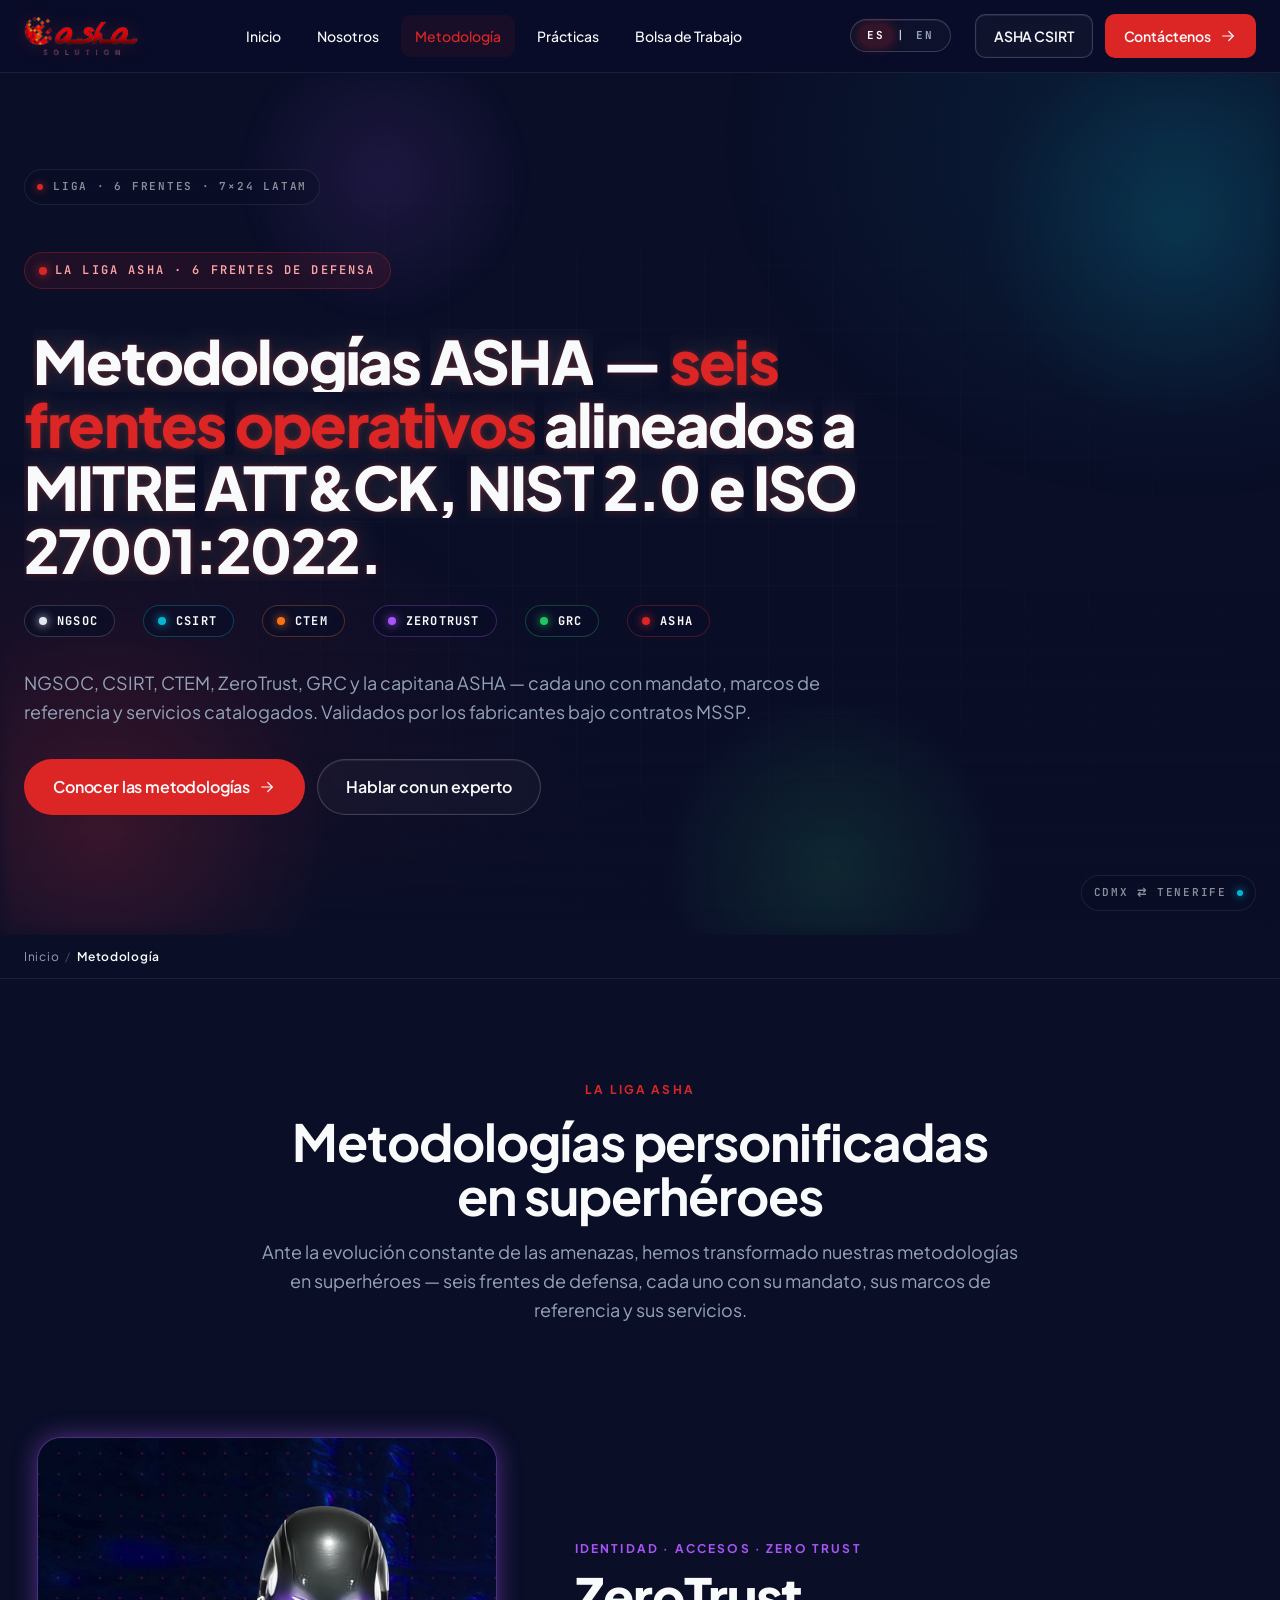
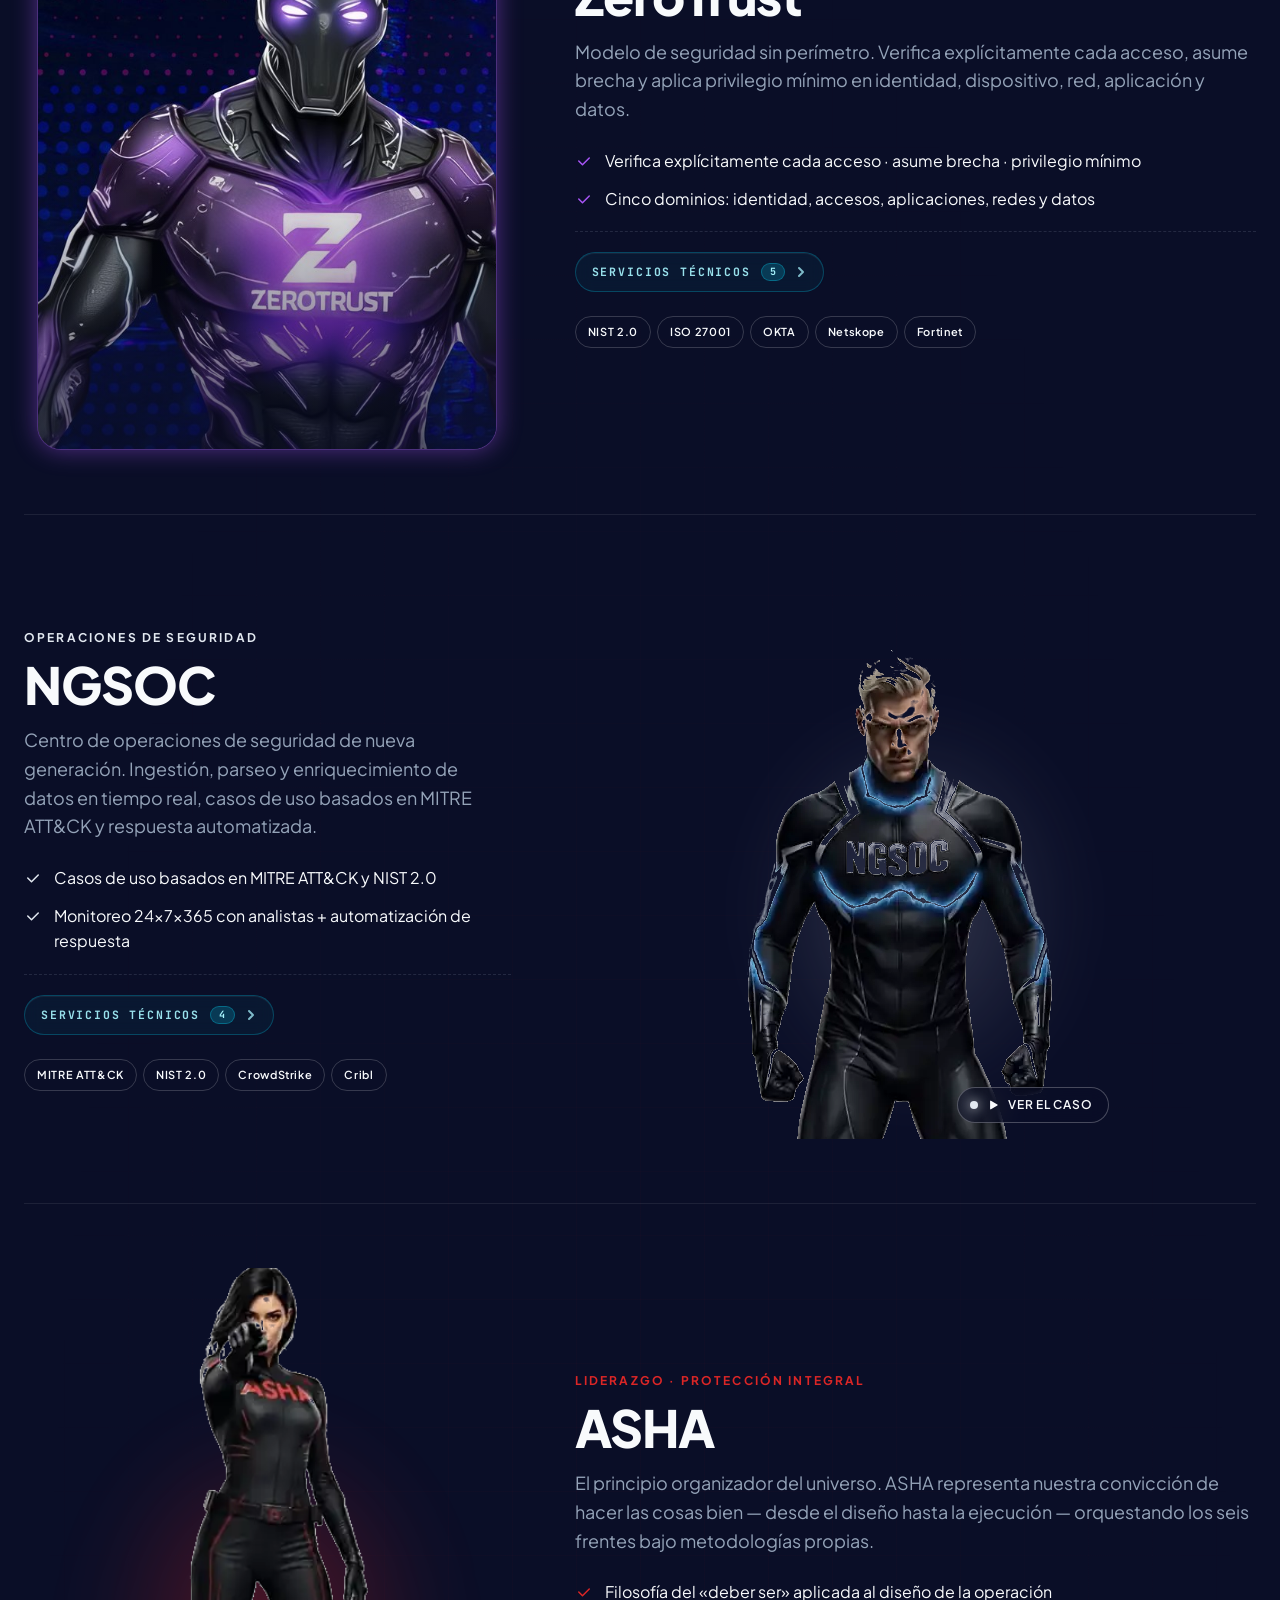
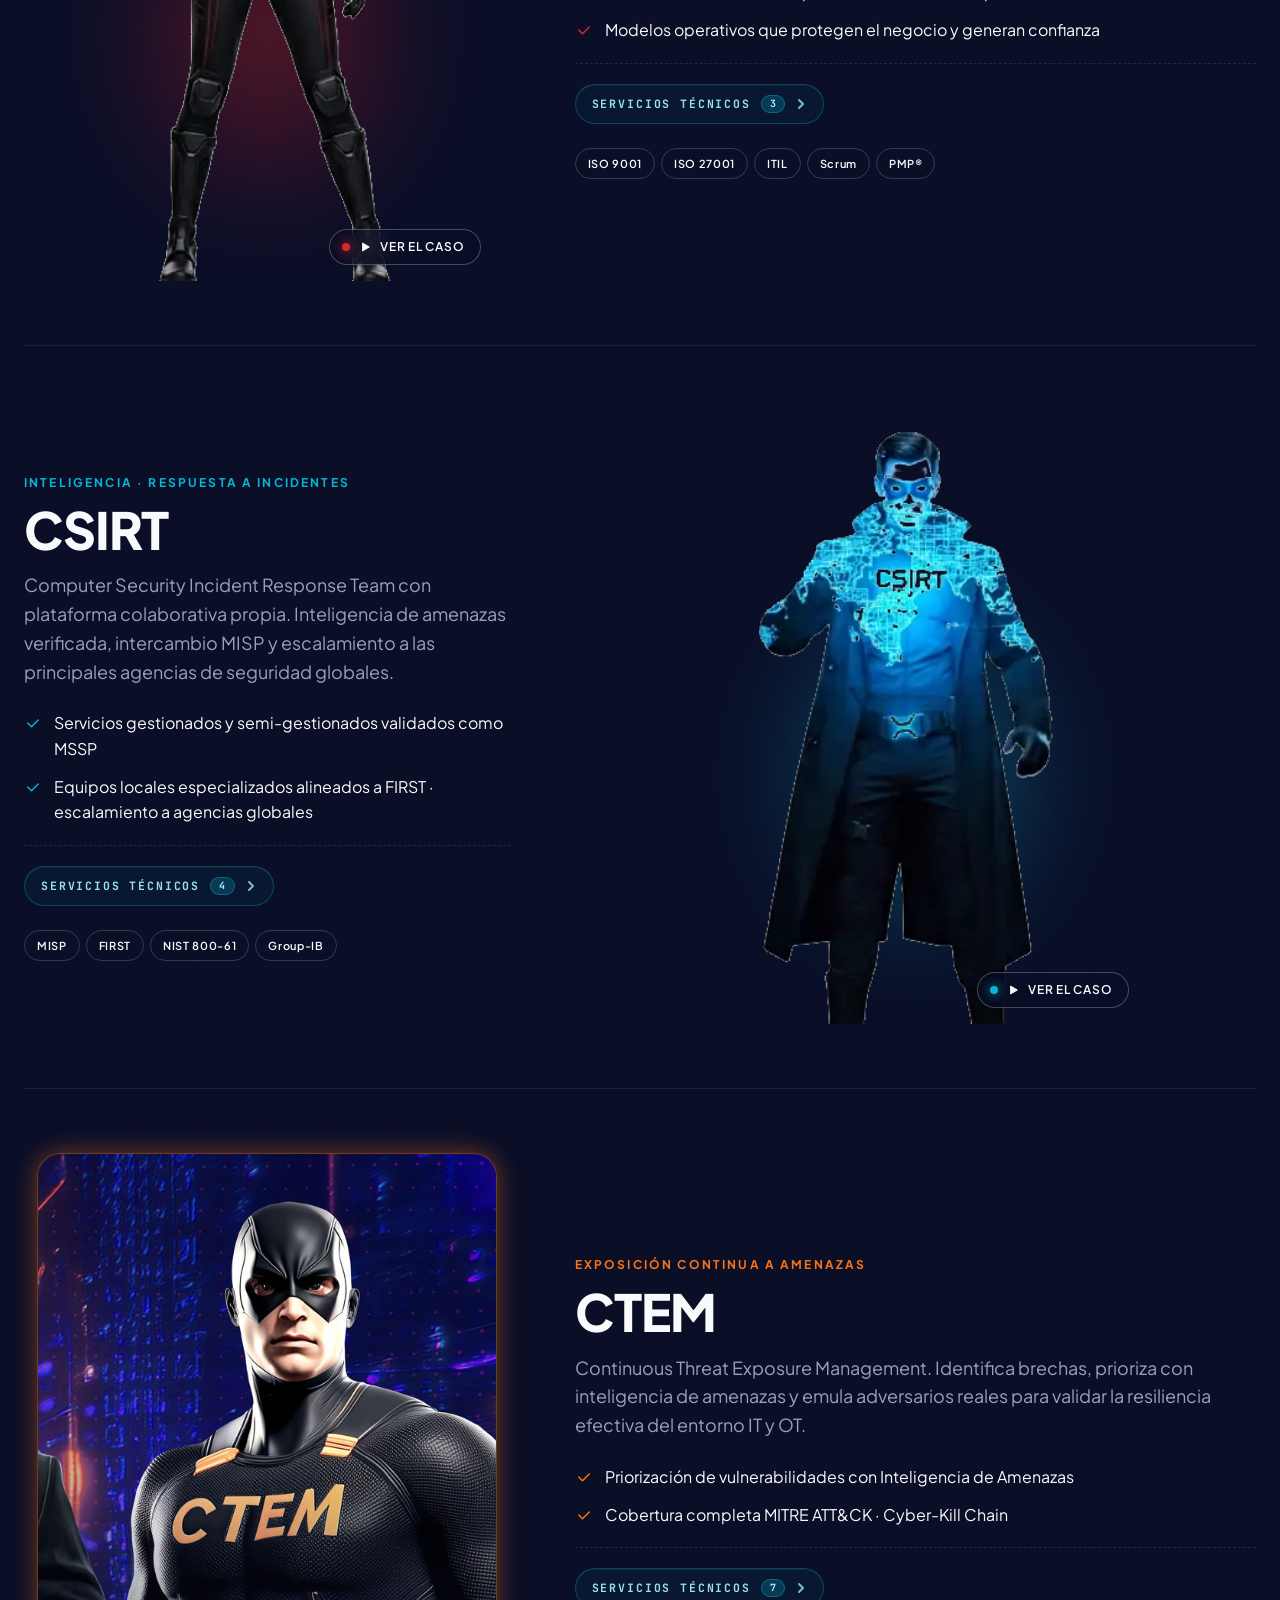
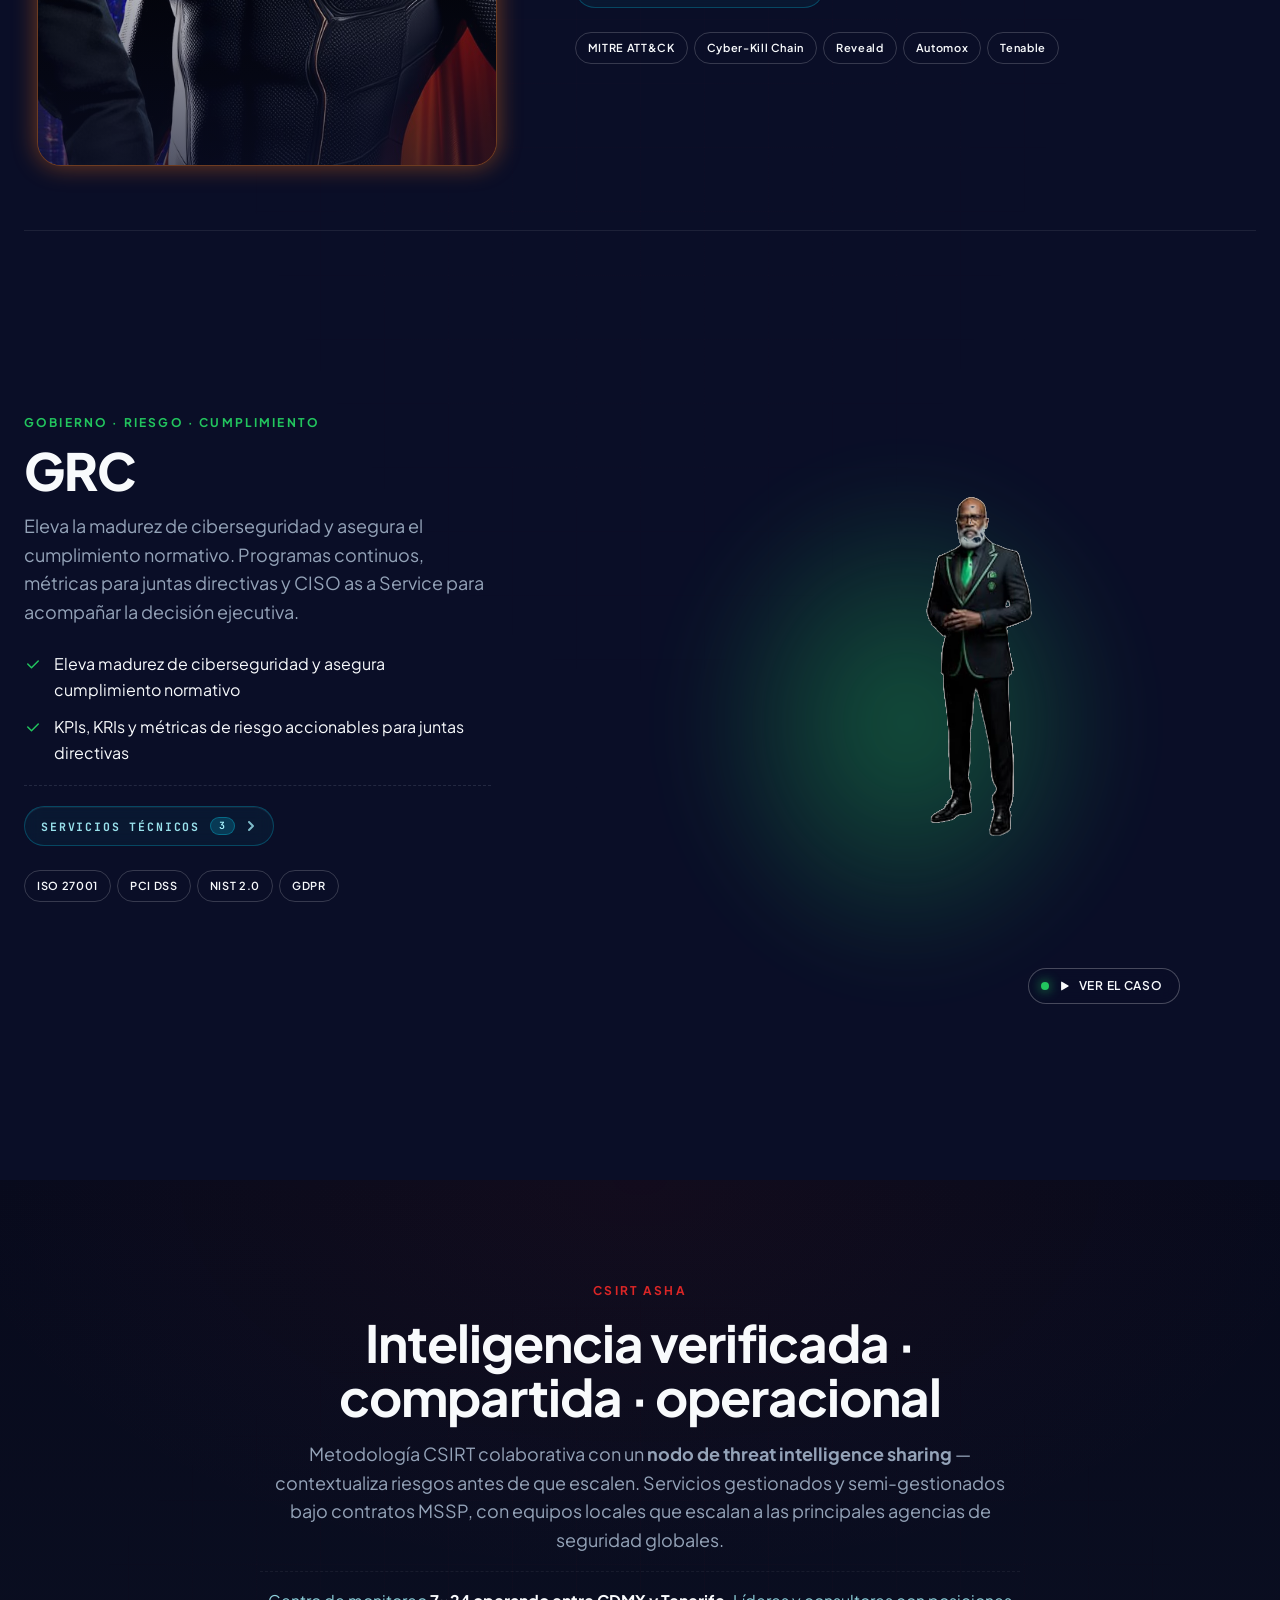
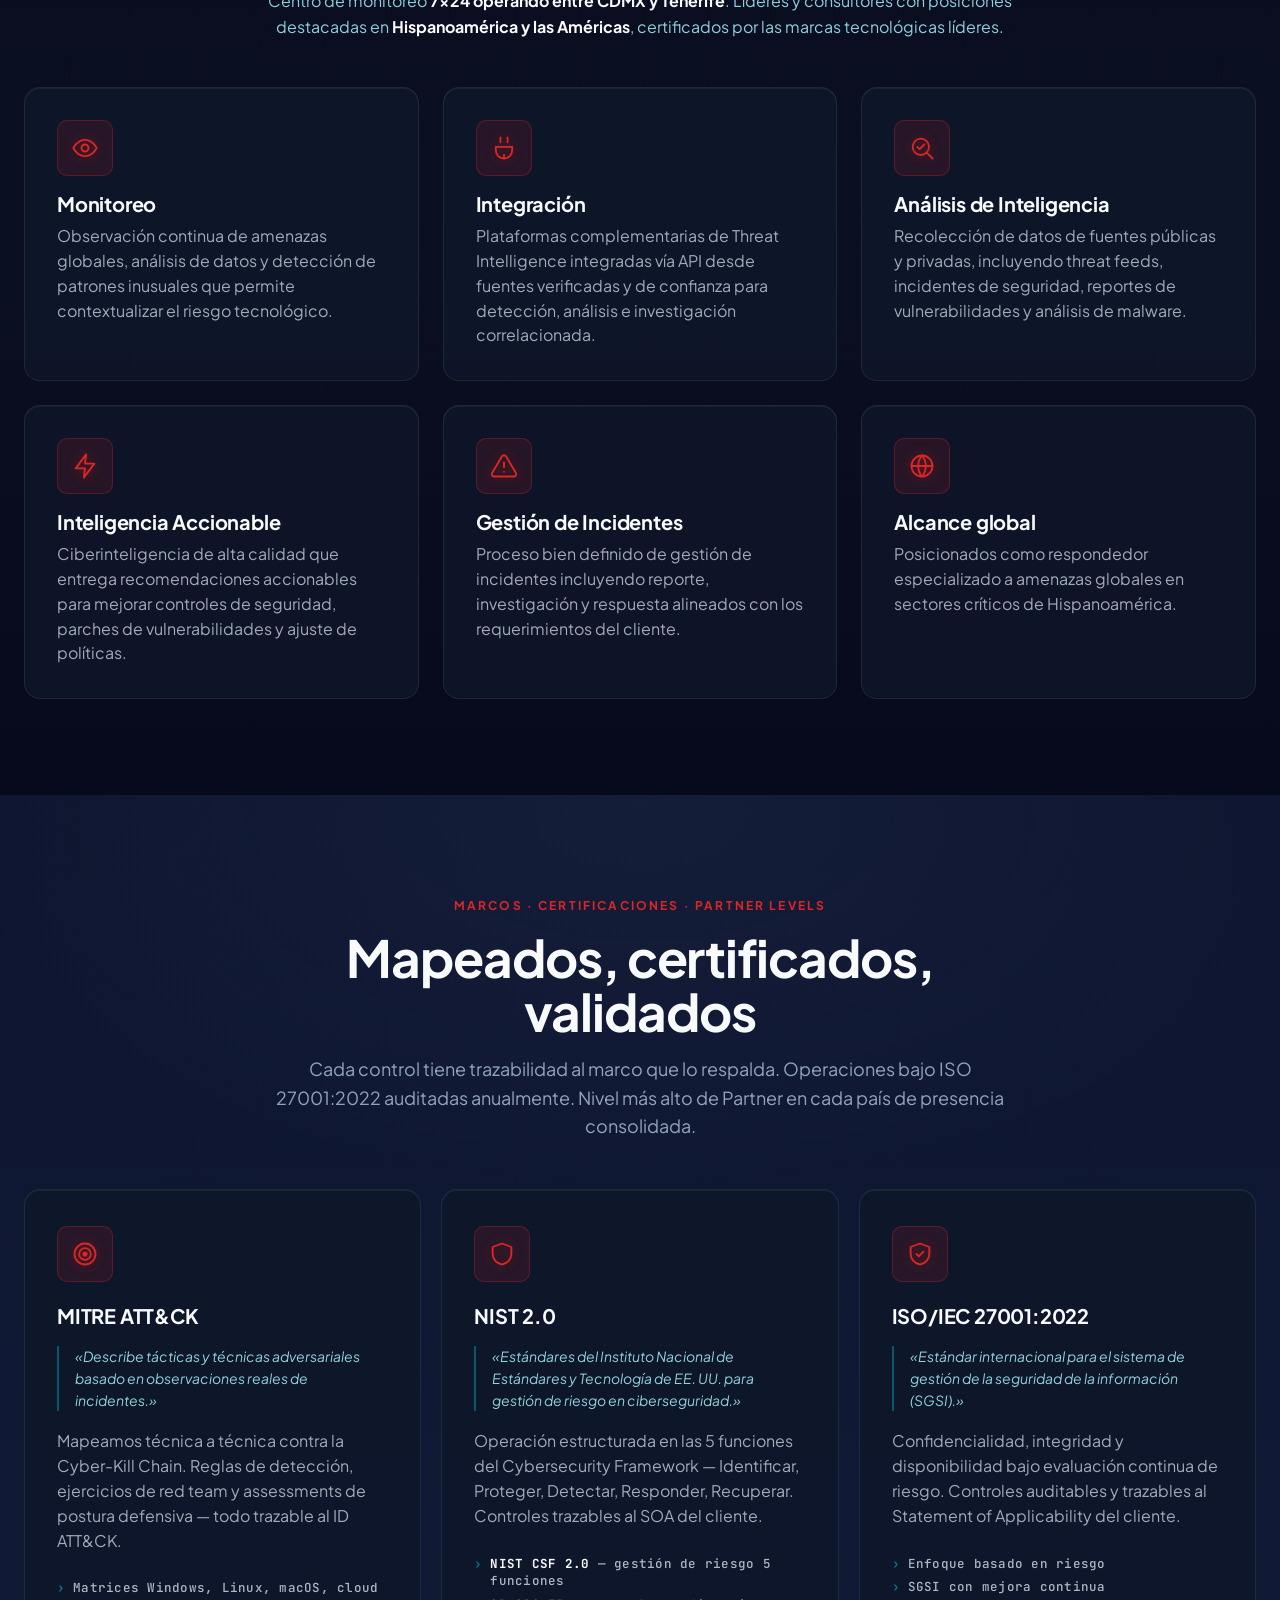
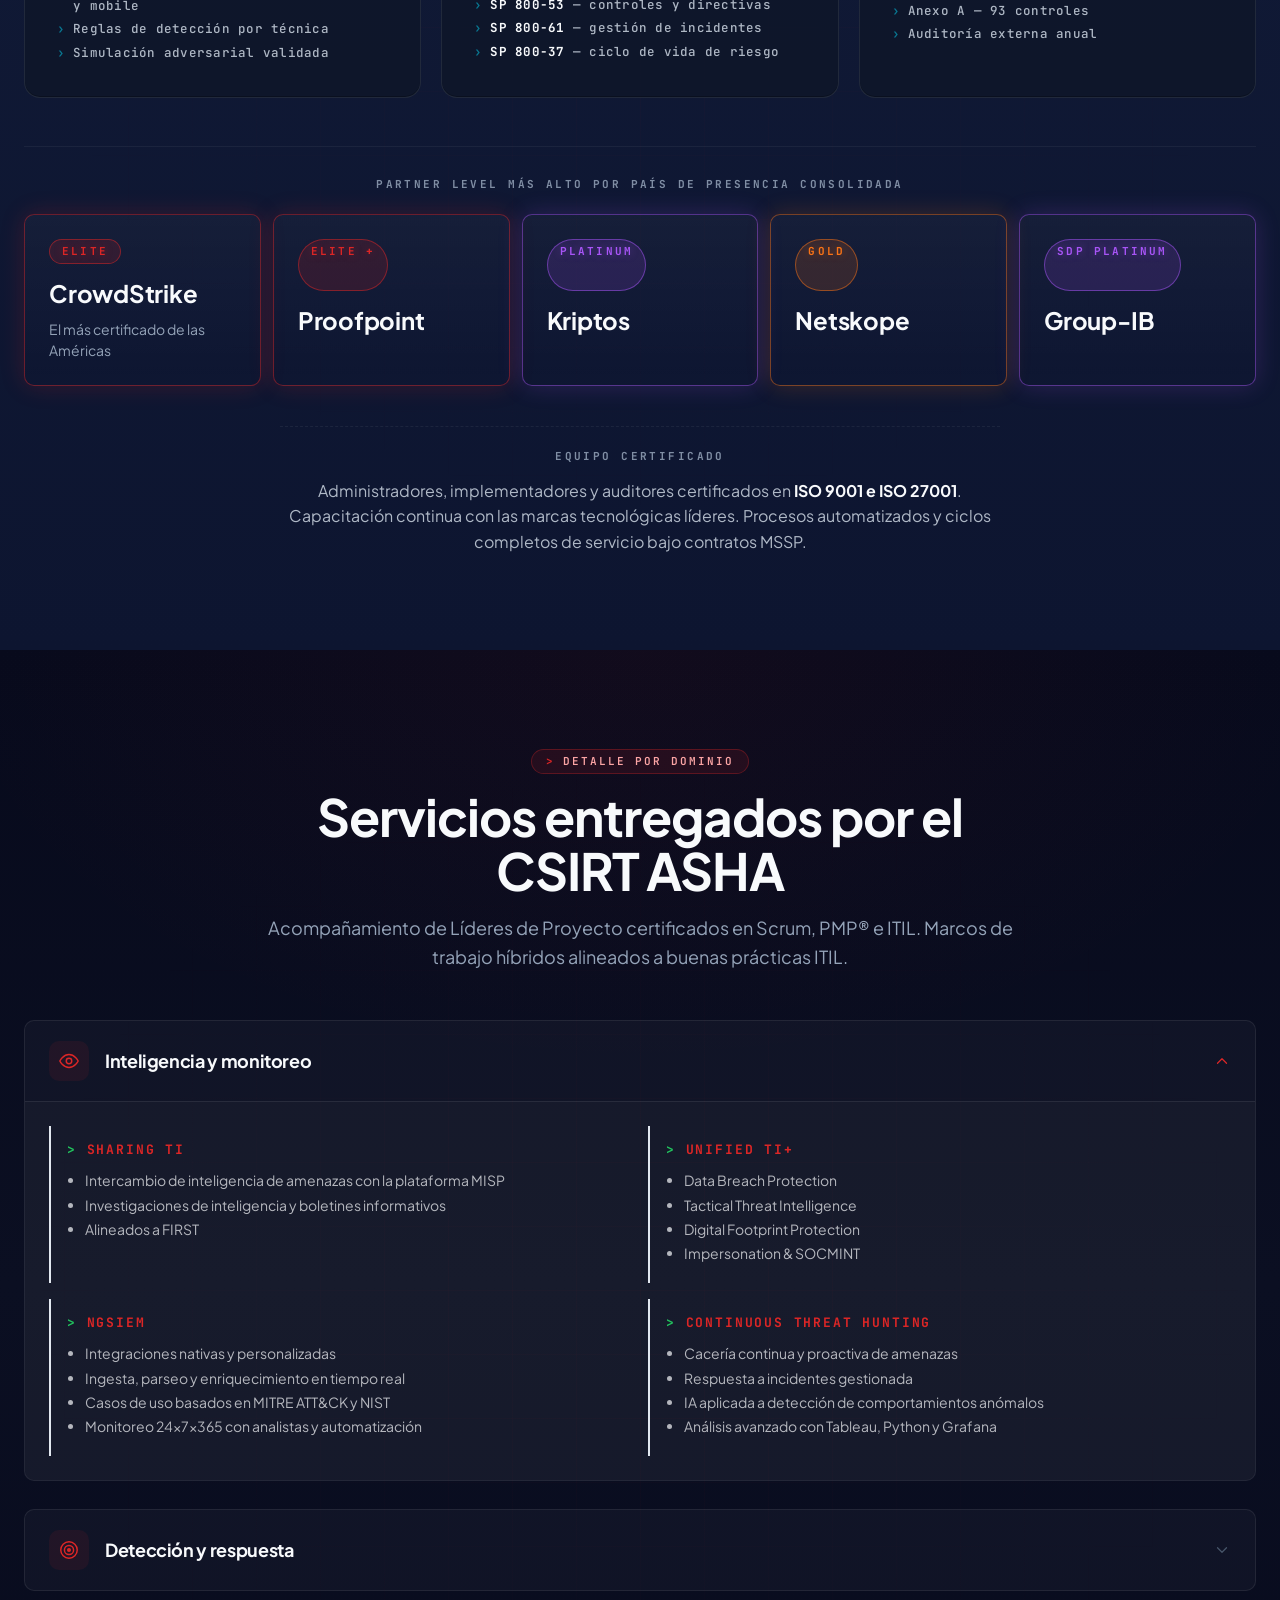
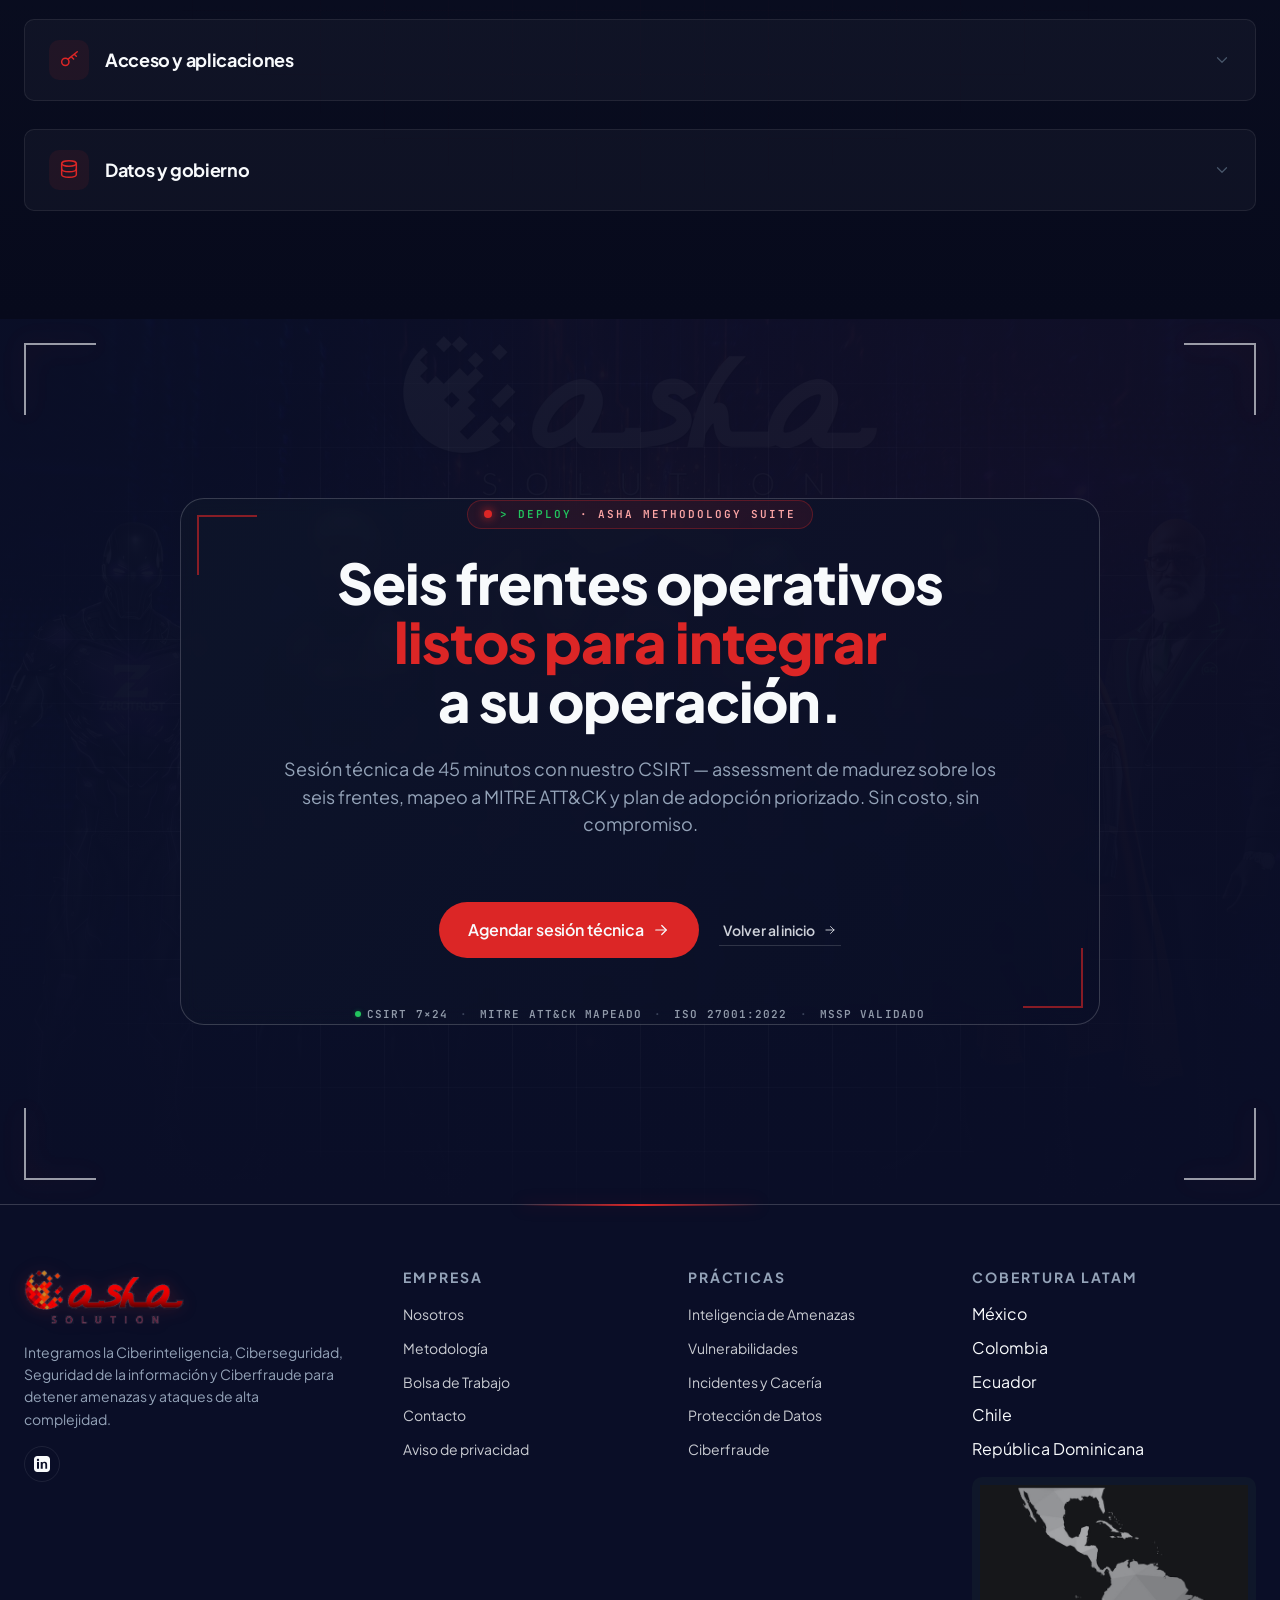
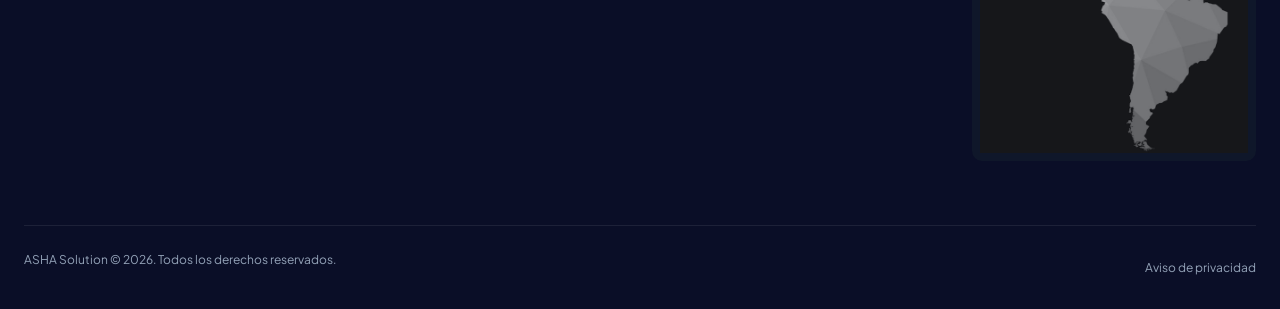
<file: metodologia.html>
<!DOCTYPE html>
<html lang="es">
<head>
<meta charset="UTF-8" />
<meta name="viewport" content="width=device-width, initial-scale=1.0" />
<title>Metodología - ASHA Solution</title>
<meta name="description" content="Metodologías CSIRT y CSOC ASHA alineadas a MITRE ATT&CK, NIST 2.0 e ISO 27001:2022. Validadas por los fabricantes bajo contratos MSSP." />
<meta name="theme-color" content="#0A0E27" />
<link rel="icon" href="assets/images/favicon.png" type="image/png" />

<link rel="canonical" href="https://ashasolution.vercel.app/metodologia.html" />
<meta property="og:type" content="website" />
<meta property="og:site_name" content="ASHA Solution" />
<meta property="og:locale" content="es_MX" />
<meta property="og:title" content="Metodología — ASHA Solution" />
<meta property="og:description" content="Metodologías CSIRT y CSOC ASHA alineadas a MITRE ATT&amp;CK, NIST 2.0 e ISO 27001:2022. Validadas por los fabricantes bajo contratos MSSP." />
<meta property="og:url" content="https://ashasolution.vercel.app/metodologia.html" />
<meta property="og:image" content="https://ashasolution.vercel.app/assets/images/bg/hero-bg-network.jpg" />
<meta name="twitter:card" content="summary_large_image" />
<meta name="twitter:title" content="Metodología — ASHA Solution" />
<meta name="twitter:description" content="ZeroTrust · NGSOC · ASHA · CSIRT · CTEM · GRC — seis personas operativas alineadas a MITRE y NIST." />
<meta name="twitter:image" content="https://ashasolution.vercel.app/assets/images/bg/hero-bg-network.jpg" />

<link rel="preconnect" href="https://fonts.googleapis.com">
<link rel="preconnect" href="https://fonts.gstatic.com" crossorigin>
<link href="https://fonts.googleapis.com/css2?family=Plus+Jakarta+Sans:wght@400;500;600;700;800&family=JetBrains+Mono:wght@400;500&display=swap" rel="stylesheet">

<link rel="stylesheet" href="css/tokens.css">
<link rel="stylesheet" href="css/redesign.css">
</head>
<body>

<a class="skip-link" href="#main" data-i18n="nav.skip">Saltar al contenido</a>

<!-- Inline icon sprite (Heroicons outline 24/outline) ------------------- -->
<svg xmlns="http://www.w3.org/2000/svg" style="display:none" aria-hidden="true">
  <symbol id="i-arrow-right" viewBox="0 0 24 24" fill="none" stroke="currentColor" stroke-width="1.6" stroke-linecap="round" stroke-linejoin="round"><line x1="5" y1="12" x2="19" y2="12"></line><polyline points="13 6 19 12 13 18"></polyline></symbol>
  <symbol id="i-chevron-down" viewBox="0 0 24 24" fill="none" stroke="currentColor" stroke-width="1.6" stroke-linecap="round" stroke-linejoin="round"><polyline points="6 9 12 15 18 9"></polyline></symbol>
  <symbol id="i-menu" viewBox="0 0 24 24" fill="none" stroke="currentColor" stroke-width="1.6" stroke-linecap="round" stroke-linejoin="round"><line x1="4" y1="7" x2="20" y2="7"></line><line x1="4" y1="12" x2="20" y2="12"></line><line x1="4" y1="17" x2="20" y2="17"></line></symbol>
  <symbol id="i-x" viewBox="0 0 24 24" fill="none" stroke="currentColor" stroke-width="1.8" stroke-linecap="round" stroke-linejoin="round"><line x1="6" y1="6" x2="18" y2="18"></line><line x1="18" y1="6" x2="6" y2="18"></line></symbol>
  <symbol id="i-shield" viewBox="0 0 24 24" fill="none" stroke="currentColor" stroke-width="1.6" stroke-linecap="round" stroke-linejoin="round"><path d="M12 3 4 6v6c0 4.5 3.4 8.4 8 9 4.6-.6 8-4.5 8-9V6l-8-3z"></path></symbol>
  <symbol id="i-shield-check" viewBox="0 0 24 24" fill="none" stroke="currentColor" stroke-width="1.6" stroke-linecap="round" stroke-linejoin="round"><path d="M12 3 4 6v6c0 4.5 3.4 8.4 8 9 4.6-.6 8-4.5 8-9V6l-8-3z"></path><polyline points="9 12 11 14 15 10"></polyline></symbol>
  <symbol id="i-check" viewBox="0 0 24 24" fill="none" stroke="currentColor" stroke-width="2" stroke-linecap="round" stroke-linejoin="round"><polyline points="5 12 10 17 19 8"></polyline></symbol>
  <symbol id="i-eye" viewBox="0 0 24 24" fill="none" stroke="currentColor" stroke-width="1.6" stroke-linecap="round" stroke-linejoin="round"><path d="M2 12s3.5-7 10-7 10 7 10 7-3.5 7-10 7S2 12 2 12z"></path><circle cx="12" cy="12" r="3"></circle></symbol>
  <symbol id="i-target" viewBox="0 0 24 24" fill="none" stroke="currentColor" stroke-width="1.6" stroke-linecap="round" stroke-linejoin="round"><circle cx="12" cy="12" r="9"></circle><circle cx="12" cy="12" r="5"></circle><circle cx="12" cy="12" r="1.4" fill="currentColor"></circle></symbol>
  <symbol id="i-radar" viewBox="0 0 24 24" fill="none" stroke="currentColor" stroke-width="1.6" stroke-linecap="round" stroke-linejoin="round"><path d="M19.07 4.93A10 10 0 1 0 22 12"></path><path d="M16.24 7.76A6 6 0 1 0 18 12"></path><line x1="12" y1="12" x2="22" y2="2"></line></symbol>
  <symbol id="i-database" viewBox="0 0 24 24" fill="none" stroke="currentColor" stroke-width="1.6" stroke-linecap="round" stroke-linejoin="round"><ellipse cx="12" cy="5" rx="8" ry="3"></ellipse><path d="M4 5v6c0 1.7 3.6 3 8 3s8-1.3 8-3V5"></path><path d="M4 11v6c0 1.7 3.6 3 8 3s8-1.3 8-3v-6"></path></symbol>
  <symbol id="i-server" viewBox="0 0 24 24" fill="none" stroke="currentColor" stroke-width="1.6" stroke-linecap="round" stroke-linejoin="round"><rect x="3" y="4" width="18" height="7" rx="1.5"></rect><rect x="3" y="13" width="18" height="7" rx="1.5"></rect><line x1="7" y1="7.5" x2="7.01" y2="7.5"></line><line x1="7" y1="16.5" x2="7.01" y2="16.5"></line></symbol>
  <symbol id="i-key" viewBox="0 0 24 24" fill="none" stroke="currentColor" stroke-width="1.6" stroke-linecap="round" stroke-linejoin="round"><circle cx="8" cy="14" r="4"></circle><line x1="11" y1="11" x2="21" y2="3"></line><line x1="18" y1="6" x2="20" y2="8"></line><line x1="15" y1="9" x2="17" y2="11"></line></symbol>
  <symbol id="i-globe" viewBox="0 0 24 24" fill="none" stroke="currentColor" stroke-width="1.6" stroke-linecap="round" stroke-linejoin="round"><circle cx="12" cy="12" r="9"></circle><path d="M3 12h18"></path><path d="M12 3a14 14 0 0 1 0 18a14 14 0 0 1 0-18z"></path></symbol>
  <symbol id="i-linkedin" viewBox="0 0 24 24" fill="currentColor"><path d="M19 0h-14C2.2 0 0 2.2 0 5v14c0 2.8 2.2 5 5 5h14c2.8 0 5-2.2 5-5V5c0-2.8-2.2-5-5-5zM7.5 19h-3V9h3v10zM6 7.7C5 7.7 4.3 7 4.3 6S5 4.3 6 4.3 7.7 5 7.7 6 7 7.7 6 7.7zm14 11.3h-3v-5.4c0-1.3 0-3-1.8-3s-2.1 1.4-2.1 2.9V19h-3V9h2.9v1.4h.1c.4-.8 1.4-1.6 2.9-1.6 3.1 0 3.7 2 3.7 4.7V19z"/></symbol>
  <symbol id="i-plug" viewBox="0 0 24 24" fill="none" stroke="currentColor" stroke-width="1.6" stroke-linecap="round" stroke-linejoin="round"><path d="M9 7V3"></path><path d="M15 7V3"></path><path d="M5 11h14"></path><path d="M19 11v3a7 7 0 0 1-14 0v-3"></path><path d="M12 18v3"></path></symbol>
  <symbol id="i-bolt" viewBox="0 0 24 24" fill="none" stroke="currentColor" stroke-width="1.6" stroke-linecap="round" stroke-linejoin="round"><polyline points="13 2 4 14 12 14 11 22 20 10 12 10 13 2"></polyline></symbol>
  <symbol id="i-warning" viewBox="0 0 24 24" fill="none" stroke="currentColor" stroke-width="1.6" stroke-linecap="round" stroke-linejoin="round"><path d="M10.3 3.7 1.8 18a2 2 0 0 0 1.7 3h17a2 2 0 0 0 1.7-3L13.7 3.7a2 2 0 0 0-3.4 0z"></path><line x1="12" y1="9" x2="12" y2="13"></line><line x1="12" y1="17" x2="12.01" y2="17"></line></symbol>
  <symbol id="i-magnify" viewBox="0 0 24 24" fill="none" stroke="currentColor" stroke-width="1.6" stroke-linecap="round" stroke-linejoin="round"><circle cx="11" cy="11" r="7"></circle><line x1="21" y1="21" x2="16" y2="16"></line><polyline points="8 11 10 13 14 9"></polyline></symbol>
  <symbol id="i-play" viewBox="0 0 24 24" fill="currentColor"><path d="M7 5.5v13a1 1 0 0 0 1.5.87l11-6.5a1 1 0 0 0 0-1.74l-11-6.5A1 1 0 0 0 7 5.5z"/></symbol>
</svg>

<!-- HEADER -------------------------------------------------------------- -->
<header class="site-header" id="header">
  <div class="container site-header__inner">
    <a href="index.html" class="site-header__brand" aria-label="ASHA Solution">
      <img src="assets/images/logo-asha.png" alt="ASHA Solution" class="site-header__logo" width="170" height="40" />
    </a>
    <nav class="main-nav" aria-label="Principal">
      <ul class="main-nav__list">
        <li><a class="main-nav__link" href="index.html" data-i18n="nav.home">Inicio</a></li>
        <li><a class="main-nav__link" href="nosotros.html" data-i18n="nav.about">Nosotros</a></li>
        <li><a class="main-nav__link is-active" href="metodologia.html" data-i18n="nav.methodology">Metodología</a></li>
        <li class="main-nav__item--has-children">
          <a class="main-nav__link" href="index.html#practicas" data-i18n="nav.practices">
            Prácticas
            <svg class="icon" aria-hidden="true"><use href="#i-chevron-down"/></svg>
          </a>
          <ul class="main-nav__submenu" role="menu">
            <li><a href="inteligencia-de-amenazas-y-proteccion-de-marca.html">Inteligencia de Amenazas y Protección de Marca</a></li>
            <li><a href="gestion-de-vulnerabilidades-y-emulacion-de-ataques.html">Gestión de Vulnerabilidades y Emulación de Ataques</a></li>
            <li><a href="gestion-de-incidentes-y-caceria-de-amenazas.html">Gestión de Incidentes y Cacería de Amenazas</a></li>
            <li><a href="estrategia-integral-de-proteccion-de-datos.html">Estrategia Integral de Protección de Datos</a></li>
            <li><a href="cyber-fraud-fusion.html">Prevención de Ciberfraude y Lavado de Dinero</a></li>
          </ul>
        </li>
        <li><a class="main-nav__link" href="bolsa-de-trabajo.html" data-i18n="nav.careers">Bolsa de Trabajo</a></li>
      </ul>
    </nav>
    <div class="site-header__cta">
      <div class="lang-switch" role="group" aria-label="Cambiar idioma">
        <button type="button" class="lang-switch__btn is-active" data-lang="es" aria-pressed="true">ES</button>
        <span class="lang-switch__sep" aria-hidden="true">|</span>
        <button type="button" class="lang-switch__btn" data-lang="en" aria-pressed="false">EN</button>
      </div>
      <a class="btn btn-secondary" href="contacto.html" data-i18n="cta.csirt">ASHA CSIRT</a>
      <a class="btn btn-primary" href="contacto.html">
        <span data-i18n="cta.contact">Contáctenos</span>
        <svg class="icon" aria-hidden="true"><use href="#i-arrow-right"/></svg>
      </a>
      <button class="mobile-menu-toggle" type="button" aria-label="Abrir menú" aria-expanded="false" aria-controls="mobile-menu">
        <svg class="icon" aria-hidden="true"><use href="#i-menu"/></svg>
      </button>
    </div>
  </div>
</header>

<!-- PAGE HERO ---------------------------------------------------------- -->
<section class="page-hero page-hero--league">
  <div class="page-hero__bg" aria-hidden="true">
    <div class="page-hero__bg-grad"></div>
    <div class="page-hero__bg-grid"></div>
    <div class="page-hero__bg-drift"></div>
  </div>

  <!-- Decorative SOC-style data tickers at the corners -->
  <div class="page-hero__ticker page-hero__ticker--tl" aria-hidden="true">
    <span class="page-hero__ticker-dot"></span>
    <span class="page-hero__ticker-text">LIGA · 6 FRENTES · 7×24 LATAM</span>
  </div>
  <div class="page-hero__ticker page-hero__ticker--br" aria-hidden="true">
    <span class="page-hero__ticker-text">CDMX ⇄ TENERIFE</span>
    <span class="page-hero__ticker-dot page-hero__ticker-dot--cyan"></span>
  </div>

  <div class="container page-hero__inner">
    <span class="page-hero__eyebrow"><span class="page-hero__eyebrow-dot"></span>La Liga ASHA · 6 frentes de defensa</span>
    <h1 class="page-hero__title">
      Metodologías ASHA — <span class="accent">seis frentes operativos</span> alineados a MITRE ATT&amp;CK, NIST 2.0 e ISO 27001:2022.
    </h1>

    <!-- Persona constellation: 6 nodes wired together with a staggered draw -->
    <div class="liga-constellation" role="list" aria-label="Las seis metodologías">
      <svg class="liga-constellation__wire" viewBox="0 0 600 40" preserveAspectRatio="none" aria-hidden="true">
        <path d="M 50 20 L 160 20 L 270 20 L 380 20 L 490 20 L 550 20" />
      </svg>
      <a class="liga-constellation__node" data-persona="ngsoc" href="#ngsoc" role="listitem">
        <span class="liga-constellation__dot"></span>
        <span class="liga-constellation__label">NGSOC</span>
      </a>
      <a class="liga-constellation__node" data-persona="csirt" href="#csirt" role="listitem">
        <span class="liga-constellation__dot"></span>
        <span class="liga-constellation__label">CSIRT</span>
      </a>
      <a class="liga-constellation__node" data-persona="ctem" href="#ctem" role="listitem">
        <span class="liga-constellation__dot"></span>
        <span class="liga-constellation__label">CTEM</span>
      </a>
      <a class="liga-constellation__node" data-persona="zerotrust" href="#zerotrust" role="listitem">
        <span class="liga-constellation__dot"></span>
        <span class="liga-constellation__label">ZeroTrust</span>
      </a>
      <a class="liga-constellation__node" data-persona="grc" href="#grc" role="listitem">
        <span class="liga-constellation__dot"></span>
        <span class="liga-constellation__label">GRC</span>
      </a>
      <a class="liga-constellation__node" data-persona="asha" href="#asha" role="listitem">
        <span class="liga-constellation__dot"></span>
        <span class="liga-constellation__label">ASHA</span>
      </a>
    </div>

    <p class="page-hero__lede">
      NGSOC, CSIRT, CTEM, ZeroTrust, GRC y la capitana ASHA — cada uno con mandato, marcos de referencia y servicios catalogados. Validados por los fabricantes bajo contratos MSSP.
    </p>
    <div class="page-hero__actions">
      <a class="btn btn-primary btn-pill" href="#liga-deep-title">
        Conocer las metodologías
        <svg class="icon" aria-hidden="true"><use href="#i-arrow-right"/></svg>
      </a>
      <a class="btn btn-secondary btn-pill" href="contacto.html">Hablar con un experto</a>
    </div>
  </div>
</section>

<!-- BREADCRUMB --------------------------------------------------------- -->
<nav class="breadcrumb-wrap" aria-label="Breadcrumb">
  <div class="container">
    <ol class="breadcrumb">
      <li><a href="index.html">Inicio</a></li>
      <li>Metodología</li>
    </ol>
  </div>
</nav>

<main id="main">

  <!-- LA LIGA ASHA — DEEP DIVE ---------------------------------------- -->
  <section class="section section--dark" aria-labelledby="liga-deep-title">
    <div class="container">
      <header class="section-head">
        <span class="eyebrow">La Liga ASHA</span>
        <h2 class="section-title" id="liga-deep-title">Metodologías personificadas en superhéroes</h2>
        <p class="section-lede">
          Ante la evolución constante de las amenazas, hemos transformado nuestras metodologías en superhéroes — seis frentes de defensa, cada uno con su mandato, sus marcos de referencia y sus servicios.
        </p>
      </header>

      <!-- ZEROTRUST -->
      <article class="persona-deep" data-persona="zerotrust" id="zerotrust">
        <div class="persona-deep__grid">
          <div class="persona-deep__media">
            <img src="assets/images/heroes/zerotrust.jpg" alt="ZeroTrust — Identidad y control de accesos" loading="lazy">
          </div>
          <div>
            <p class="persona-deep__role">Identidad · Accesos · Zero Trust</p>
            <h3 class="persona-deep__name">ZeroTrust</h3>
            <p class="persona-deep__desc">Modelo de seguridad sin perímetro. Verifica explícitamente cada acceso, asume brecha y aplica privilegio mínimo en identidad, dispositivo, red, aplicación y datos.</p>
            <ul class="persona-deep__bullets">
              <li><svg class="icon" aria-hidden="true"><use href="#i-check"/></svg>Verifica explícitamente cada acceso · asume brecha · privilegio mínimo</li>
              <li><svg class="icon" aria-hidden="true"><use href="#i-check"/></svg>Cinco dominios: identidad, accesos, aplicaciones, redes y datos</li>
            </ul>

            <details class="persona-deep__services">
              <summary class="persona-deep__services-toggle">
                <span class="persona-deep__services-label">Servicios técnicos</span>
                <span class="persona-deep__services-count">5</span>
                <svg class="persona-deep__services-chevron" viewBox="0 0 12 12" fill="none" stroke="currentColor" stroke-width="2" stroke-linecap="round" stroke-linejoin="round" aria-hidden="true"><polyline points="4 2 8 6 4 10"/></svg>
              </summary>
              <div class="persona-deep__services-panel">
                <dl class="persona-deep__services-list">
                <div class="persona-deep__service">
                  <dt>Identidad</dt>
                  <dd>Sanidad de identidades · gestión de identidades y accesos (IAM) · autenticación multifactor (MFA)</dd>
                </div>
                <div class="persona-deep__service">
                  <dt>Control de Accesos</dt>
                  <dd>Microsegmentación · ZTNA · acceso basado en atributos · SD-WAN · Digital Experience</dd>
                </div>
                <div class="persona-deep__service">
                  <dt>Aplicaciones</dt>
                  <dd>CASB · Control Web · WAF · DB Firewall · seguridad de IA y APIs</dd>
                </div>
                <div class="persona-deep__service">
                  <dt>Redes y nube</dt>
                  <dd>NGFW · NTA · SSE · Cloud Security · postura de seguridad</dd>
                </div>
                <div class="persona-deep__service">
                  <dt>Seguridad de datos</dt>
                  <dd>DLP · clasificación e inventario · gobierno de datos</dd>
                </div>
              </dl>
              </div>
            </details>

            <div class="persona-deep__chips">
              <span class="persona-deep__chip">NIST 2.0</span>
              <span class="persona-deep__chip">ISO 27001</span>
              <span class="persona-deep__chip">OKTA</span>
              <span class="persona-deep__chip">Netskope</span>
              <span class="persona-deep__chip">Fortinet</span>
            </div>
          </div>
        </div>
      </article>

      <!-- NGSOC -->
      <article class="persona-deep persona-deep--reverse" data-persona="ngsoc" id="ngsoc">
        <div class="persona-deep__grid">
          <div class="persona-deep__media persona-deep__media--video">
            <img class="persona-deep__media__anim"
                 src="assets/videos/personas/ngsoc.webp"
                 alt="NGSOC en movimiento — Operaciones de seguridad de nueva generación"
                 loading="lazy" decoding="async">
            <button class="persona-deep__media__play"
                    type="button"
                    data-video-open
                    data-video-src="assets/videos/personas/ngsoc.webm"
                    data-video-eyebrow="Operaciones de seguridad"
                    data-video-title="NGSOC — Visión completa"
                    aria-label="Ver el video completo de NGSOC con sonido">
              <svg class="icon" aria-hidden="true"><use href="#i-play"/></svg>
              Ver el caso
            </button>
          </div>
          <div>
            <p class="persona-deep__role">Operaciones de seguridad</p>
            <h3 class="persona-deep__name">NGSOC</h3>
            <p class="persona-deep__desc">Centro de operaciones de seguridad de nueva generación. Ingestión, parseo y enriquecimiento de datos en tiempo real, casos de uso basados en MITRE ATT&amp;CK y respuesta automatizada.</p>
            <ul class="persona-deep__bullets">
              <li><svg class="icon" aria-hidden="true"><use href="#i-check"/></svg>Casos de uso basados en MITRE ATT&amp;CK y NIST 2.0</li>
              <li><svg class="icon" aria-hidden="true"><use href="#i-check"/></svg>Monitoreo 24×7×365 con analistas + automatización de respuesta</li>
            </ul>

            <details class="persona-deep__services">
              <summary class="persona-deep__services-toggle">
                <span class="persona-deep__services-label">Servicios técnicos</span>
                <span class="persona-deep__services-count">4</span>
                <svg class="persona-deep__services-chevron" viewBox="0 0 12 12" fill="none" stroke="currentColor" stroke-width="2" stroke-linecap="round" stroke-linejoin="round" aria-hidden="true"><polyline points="4 2 8 6 4 10"/></svg>
              </summary>
              <div class="persona-deep__services-panel">
                <dl class="persona-deep__services-list">
                <div class="persona-deep__service">
                  <dt>NGSIEM</dt>
                  <dd>Integraciones nativas y personalizadas · ingesta, parseo y enriquecimiento en tiempo real · correlación avanzada y respuesta automática · dashboards e inteligencia accionable</dd>
                </div>
                <div class="persona-deep__service">
                  <dt>Architecture &amp; Engineering</dt>
                  <dd>Arquitectura del SOC · prácticas de ingeniería · estándares de control e inventario</dd>
                </div>
                <div class="persona-deep__service">
                  <dt>Log Management</dt>
                  <dd>Recolección, procesamiento y almacenamiento desde múltiples fuentes</dd>
                </div>
                <div class="persona-deep__service">
                  <dt>Incident Monitoring</dt>
                  <dd>Identificación, clasificación, priorización, análisis y notificación de incidentes</dd>
                </div>
              </dl>
              </div>
            </details>

            <div class="persona-deep__chips">
              <span class="persona-deep__chip">MITRE ATT&amp;CK</span>
              <span class="persona-deep__chip">NIST 2.0</span>
              <span class="persona-deep__chip">CrowdStrike</span>
              <span class="persona-deep__chip">Cribl</span>
            </div>
          </div>
        </div>
      </article>

      <!-- ASHA -->
      <article class="persona-deep" data-persona="asha" id="asha">
        <div class="persona-deep__grid">
          <div class="persona-deep__media persona-deep__media--video">
            <img class="persona-deep__media__anim"
                 src="assets/videos/personas/asha-deep.webp"
                 alt="ASHA en movimiento — Liderazgo y protección integral"
                 loading="lazy" decoding="async">
            <button class="persona-deep__media__play"
                    type="button"
                    data-video-open
                    data-video-src="assets/videos/personas/asha-deep.webm"
                    data-video-eyebrow="Liderazgo · Protección integral"
                    data-video-title="ASHA — Visión completa"
                    aria-label="Ver el video completo de ASHA con sonido">
              <svg class="icon" aria-hidden="true"><use href="#i-play"/></svg>
              Ver el caso
            </button>
          </div>
          <div>
            <p class="persona-deep__role">Liderazgo · Protección integral</p>
            <h3 class="persona-deep__name">ASHA</h3>
            <p class="persona-deep__desc">El principio organizador del universo. ASHA representa nuestra convicción de hacer las cosas bien — desde el diseño hasta la ejecución — orquestando los seis frentes bajo metodologías propias.</p>
            <ul class="persona-deep__bullets">
              <li><svg class="icon" aria-hidden="true"><use href="#i-check"/></svg>Filosofía del «deber ser» aplicada al diseño de la operación</li>
              <li><svg class="icon" aria-hidden="true"><use href="#i-check"/></svg>Modelos operativos que protegen el negocio y generan confianza</li>
            </ul>

            <details class="persona-deep__services">
              <summary class="persona-deep__services-toggle">
                <span class="persona-deep__services-label">Servicios técnicos</span>
                <span class="persona-deep__services-count">3</span>
                <svg class="persona-deep__services-chevron" viewBox="0 0 12 12" fill="none" stroke="currentColor" stroke-width="2" stroke-linecap="round" stroke-linejoin="round" aria-hidden="true"><polyline points="4 2 8 6 4 10"/></svg>
              </summary>
              <div class="persona-deep__services-panel">
                <dl class="persona-deep__services-list">
                <div class="persona-deep__service">
                  <dt>SOC Management</dt>
                  <dd>Define misión, visión y estructura organizacional del CSIRT / SOC. Orquesta los seis frentes bajo metodologías propias ASHA</dd>
                </div>
                <div class="persona-deep__service">
                  <dt>Project Leadership</dt>
                  <dd>Líderes de proyecto certificados Scrum, PMP® e ITIL · marcos de trabajo híbridos alineados a buenas prácticas ITIL</dd>
                </div>
                <div class="persona-deep__service">
                  <dt>Quality Assurance</dt>
                  <dd>Operación bajo ISO 9001:2015 e ISO 27001:2022 · auditorías anuales · ciclos completos de servicio</dd>
                </div>
              </dl>
              </div>
            </details>

            <div class="persona-deep__chips">
              <span class="persona-deep__chip">ISO 9001</span>
              <span class="persona-deep__chip">ISO 27001</span>
              <span class="persona-deep__chip">ITIL</span>
              <span class="persona-deep__chip">Scrum</span>
              <span class="persona-deep__chip">PMP&reg;</span>
            </div>
          </div>
        </div>
      </article>

      <!-- CSIRT -->
      <article class="persona-deep persona-deep--reverse" data-persona="csirt" id="csirt">
        <div class="persona-deep__grid">
          <div class="persona-deep__media persona-deep__media--video">
            <img class="persona-deep__media__anim"
                 src="assets/videos/personas/csirt.webp"
                 alt="CSIRT en movimiento — Respuesta a incidentes"
                 loading="lazy" decoding="async">
            <button class="persona-deep__media__play"
                    type="button"
                    data-video-open
                    data-video-src="assets/videos/personas/csirt.webm"
                    data-video-eyebrow="Inteligencia · Respuesta a incidentes"
                    data-video-title="CSIRT — Visión completa"
                    aria-label="Ver el video completo de CSIRT con sonido">
              <svg class="icon" aria-hidden="true"><use href="#i-play"/></svg>
              Ver el caso
            </button>
          </div>
          <div>
            <p class="persona-deep__role">Inteligencia · Respuesta a incidentes</p>
            <h3 class="persona-deep__name">CSIRT</h3>
            <p class="persona-deep__desc">Computer Security Incident Response Team con plataforma colaborativa propia. Inteligencia de amenazas verificada, intercambio MISP y escalamiento a las principales agencias de seguridad globales.</p>
            <ul class="persona-deep__bullets">
              <li><svg class="icon" aria-hidden="true"><use href="#i-check"/></svg>Servicios gestionados y semi-gestionados validados como MSSP</li>
              <li><svg class="icon" aria-hidden="true"><use href="#i-check"/></svg>Equipos locales especializados alineados a FIRST · escalamiento a agencias globales</li>
            </ul>

            <details class="persona-deep__services">
              <summary class="persona-deep__services-toggle">
                <span class="persona-deep__services-label">Servicios técnicos</span>
                <span class="persona-deep__services-count">4</span>
                <svg class="persona-deep__services-chevron" viewBox="0 0 12 12" fill="none" stroke="currentColor" stroke-width="2" stroke-linecap="round" stroke-linejoin="round" aria-hidden="true"><polyline points="4 2 8 6 4 10"/></svg>
              </summary>
              <div class="persona-deep__services-panel">
                <dl class="persona-deep__services-list">
                <div class="persona-deep__service">
                  <dt>Continuous Threat Hunting</dt>
                  <dd>Cacería continua y proactiva · respuesta gestionada · IA aplicada al análisis de comportamientos anómalos · correlación de TI · análisis avanzado con Tableau, Python y Grafana · retroalimentación al NGSOC</dd>
                </div>
                <div class="persona-deep__service">
                  <dt>Incident Response</dt>
                  <dd>Gestión post-detección · contención, erradicación y recuperación · alineado a NIST SP 800-61</dd>
                </div>
                <div class="persona-deep__service">
                  <dt>Threat Intelligence</dt>
                  <dd>Planeación, recolección, procesamiento, análisis y diseminación de inteligencia accionable</dd>
                </div>
                <div class="persona-deep__service">
                  <dt>Digital Forensics</dt>
                  <dd>Identificación, adquisición, procesamiento y análisis de evidencia digital de incidentes y ataques</dd>
                </div>
              </dl>
              </div>
            </details>

            <div class="persona-deep__chips">
              <span class="persona-deep__chip">MISP</span>
              <span class="persona-deep__chip">FIRST</span>
              <span class="persona-deep__chip">NIST 800-61</span>
              <span class="persona-deep__chip">Group-IB</span>
            </div>
          </div>
        </div>
      </article>

      <!-- CTEM -->
      <article class="persona-deep" data-persona="ctem" id="ctem">
        <div class="persona-deep__grid">
          <div class="persona-deep__media">
            <img src="assets/images/heroes/ctem.jpg" alt="CTEM — Continuous Threat Exposure Management" loading="lazy">
          </div>
          <div>
            <p class="persona-deep__role">Exposición continua a amenazas</p>
            <h3 class="persona-deep__name">CTEM</h3>
            <p class="persona-deep__desc">Continuous Threat Exposure Management. Identifica brechas, prioriza con inteligencia de amenazas y emula adversarios reales para validar la resiliencia efectiva del entorno IT y OT.</p>
            <ul class="persona-deep__bullets">
              <li><svg class="icon" aria-hidden="true"><use href="#i-check"/></svg>Priorización de vulnerabilidades con Inteligencia de Amenazas</li>
              <li><svg class="icon" aria-hidden="true"><use href="#i-check"/></svg>Cobertura completa MITRE ATT&amp;CK · Cyber-Kill Chain</li>
            </ul>

            <details class="persona-deep__services">
              <summary class="persona-deep__services-toggle">
                <span class="persona-deep__services-label">Servicios técnicos</span>
                <span class="persona-deep__services-count">7</span>
                <svg class="persona-deep__services-chevron" viewBox="0 0 12 12" fill="none" stroke="currentColor" stroke-width="2" stroke-linecap="round" stroke-linejoin="round" aria-hidden="true"><polyline points="4 2 8 6 4 10"/></svg>
              </summary>
              <div class="persona-deep__services-panel">
                <dl class="persona-deep__services-list">
                <div class="persona-deep__service">
                  <dt>Sharing TI</dt>
                  <dd>Intercambio de inteligencia con plataforma MISP · investigaciones · boletines informativos · alineados a FIRST</dd>
                </div>
                <div class="persona-deep__service">
                  <dt>Unified TI+</dt>
                  <dd>Data Breach Protection · Tactical Threat Intelligence · Digital Footprint Protection · Impersonation &amp; SOCMINT</dd>
                </div>
                <div class="persona-deep__service">
                  <dt>TraceWatch</dt>
                  <dd>Gestión de activos IT y OT · descubrimiento de activos no gestionados · shadow IT · priorización con TI</dd>
                </div>
                <div class="persona-deep__service">
                  <dt>RedTeaming</dt>
                  <dd>Creación de paths de ataque · simulaciones adversariales · emulaciones MITRE ATT&amp;CK</dd>
                </div>
                <div class="persona-deep__service">
                  <dt>DataManager</dt>
                  <dd>Arquitectura, orquestación y eficiencia en el manejo de datos · almacenamiento masivo escalable · gobernanza multi-fuente · pipelines híbridos (on-prem + cloud)</dd>
                </div>
                <div class="persona-deep__service">
                  <dt>Vulnerability Management</dt>
                  <dd>Identificación de vulnerabilidades, riesgos e impacto en activos e infraestructura</dd>
                </div>
                <div class="persona-deep__service">
                  <dt>Self-assessment</dt>
                  <dd>Penetration testing · compromise assessment · auditorías de control · security awareness</dd>
                </div>
              </dl>
              </div>
            </details>

            <div class="persona-deep__chips">
              <span class="persona-deep__chip">MITRE ATT&amp;CK</span>
              <span class="persona-deep__chip">Cyber-Kill Chain</span>
              <span class="persona-deep__chip">Reveald</span>
              <span class="persona-deep__chip">Automox</span>
              <span class="persona-deep__chip">Tenable</span>
            </div>
          </div>
        </div>
      </article>

      <!-- GRC -->
      <article class="persona-deep persona-deep--reverse" data-persona="grc" id="grc">
        <div class="persona-deep__grid">
          <div class="persona-deep__media persona-deep__media--video">
            <img src="assets/images/heroes/grc.jpg" alt="GRC — Gobierno, Riesgo y Cumplimiento" loading="lazy">
            <video
              muted autoplay loop playsinline preload="metadata"
              aria-label="GRC en movimiento">
              <source src="assets/videos/personas/grc.webm" type="video/webm">
              <source src="assets/videos/personas/grc.mp4" type="video/mp4">
            </video>
            <button class="persona-deep__media__play"
                    type="button"
                    data-video-open
                    data-video-src="assets/videos/personas/grc.webm"
                    data-video-eyebrow="Gobierno · Riesgo · Cumplimiento"
                    data-video-title="GRC — Visión completa"
                    aria-label="Ver el video completo de GRC con sonido">
              <svg class="icon" aria-hidden="true"><use href="#i-play"/></svg>
              Ver el caso
            </button>
          </div>
          <div>
            <p class="persona-deep__role">Gobierno · Riesgo · Cumplimiento</p>
            <h3 class="persona-deep__name">GRC</h3>
            <p class="persona-deep__desc">Eleva la madurez de ciberseguridad y asegura el cumplimiento normativo. Programas continuos, métricas para juntas directivas y CISO as a Service para acompañar la decisión ejecutiva.</p>
            <ul class="persona-deep__bullets">
              <li><svg class="icon" aria-hidden="true"><use href="#i-check"/></svg>Eleva madurez de ciberseguridad y asegura cumplimiento normativo</li>
              <li><svg class="icon" aria-hidden="true"><use href="#i-check"/></svg>KPIs, KRIs y métricas de riesgo accionables para juntas directivas</li>
            </ul>

            <details class="persona-deep__services">
              <summary class="persona-deep__services-toggle">
                <span class="persona-deep__services-label">Servicios técnicos</span>
                <span class="persona-deep__services-count">3</span>
                <svg class="persona-deep__services-chevron" viewBox="0 0 12 12" fill="none" stroke="currentColor" stroke-width="2" stroke-linecap="round" stroke-linejoin="round" aria-hidden="true"><polyline points="4 2 8 6 4 10"/></svg>
              </summary>
              <div class="persona-deep__services-panel">
                <dl class="persona-deep__services-list">
                <div class="persona-deep__service">
                  <dt>Insight</dt>
                  <dd>Assessment de madurez para estrategias de Ciberseguridad · mapa de riesgo sobre vectores de ataque · estrategia de crecimiento · análisis GAP normativo (ISO 27001, PCI DSS, NIST 2.0, GDPR) · ciclos de vida para datos e identidad</dd>
                </div>
                <div class="persona-deep__service">
                  <dt>Enforce</dt>
                  <dd>Desarrollo e implementación de políticas, procedimientos y controles · auditorías externas (ISO 27001, ISO 9001) · planes de remediación a riesgos · capacitación y concientización a usuarios</dd>
                </div>
                <div class="persona-deep__service">
                  <dt>CISO as a Service</dt>
                  <dd>Elevación de madurez y cumplimiento normativo · programas GRC continuos · reportes y monitoreo de cumplimiento · KPIs / KRIs para juntas directivas</dd>
                </div>
              </dl>
              </div>
            </details>

            <div class="persona-deep__chips">
              <span class="persona-deep__chip">ISO 27001</span>
              <span class="persona-deep__chip">PCI DSS</span>
              <span class="persona-deep__chip">NIST 2.0</span>
              <span class="persona-deep__chip">GDPR</span>
            </div>
          </div>
        </div>
      </article>
    </div>
  </section>

  <!-- CSIRT — intro + 6 funciones (fusionados) ------------------------ -->
  <section class="section section--dark theme-deep-slate" id="csirt">
    <div class="container">
      <header class="section-head">
        <span class="eyebrow">CSIRT ASHA</span>
        <h2 class="section-title">Inteligencia verificada · compartida · operacional</h2>
        <p class="section-lede">
          Metodología CSIRT colaborativa con un <strong>nodo de threat intelligence sharing</strong> — contextualiza riesgos antes de que escalen. Servicios gestionados y semi-gestionados bajo contratos MSSP, con equipos locales que escalan a las principales agencias de seguridad globales.
        </p>
        <p class="section-lede section-lede--secondary">
          Centro de monitoreo <strong>7×24 operando entre CDMX y Tenerife</strong>. Líderes y consultores con posiciones destacadas en <strong>Hispanoamérica y las Américas</strong>, certificados por las marcas tecnológicas líderes.
        </p>
      </header>

      <div class="feature-grid">
        <article class="feature-card">
          <span class="feature-card__icon"><svg class="icon" aria-hidden="true"><use href="#i-eye"/></svg></span>
          <h3>Monitoreo</h3>
          <p>Observación continua de amenazas globales, análisis de datos y detección de patrones inusuales que permite contextualizar el riesgo tecnológico.</p>
        </article>
        <article class="feature-card">
          <span class="feature-card__icon"><svg class="icon" aria-hidden="true"><use href="#i-plug"/></svg></span>
          <h3>Integración</h3>
          <p>Plataformas complementarias de Threat Intelligence integradas vía API desde fuentes verificadas y de confianza para detección, análisis e investigación correlacionada.</p>
        </article>
        <article class="feature-card">
          <span class="feature-card__icon"><svg class="icon" aria-hidden="true"><use href="#i-magnify"/></svg></span>
          <h3>Análisis de Inteligencia</h3>
          <p>Recolección de datos de fuentes públicas y privadas, incluyendo threat feeds, incidentes de seguridad, reportes de vulnerabilidades y análisis de malware.</p>
        </article>
        <article class="feature-card">
          <span class="feature-card__icon"><svg class="icon" aria-hidden="true"><use href="#i-bolt"/></svg></span>
          <h3>Inteligencia Accionable</h3>
          <p>Ciberinteligencia de alta calidad que entrega recomendaciones accionables para mejorar controles de seguridad, parches de vulnerabilidades y ajuste de políticas.</p>
        </article>
        <article class="feature-card">
          <span class="feature-card__icon"><svg class="icon" aria-hidden="true"><use href="#i-warning"/></svg></span>
          <h3>Gestión de Incidentes</h3>
          <p>Proceso bien definido de gestión de incidentes incluyendo reporte, investigación y respuesta alineados con los requerimientos del cliente.</p>
        </article>
        <article class="feature-card">
          <span class="feature-card__icon"><svg class="icon" aria-hidden="true"><use href="#i-globe"/></svg></span>
          <h3>Alcance global</h3>
          <p>Posicionados como respondedor especializado a amenazas globales en sectores críticos de Hispanoamérica.</p>
        </article>
      </div>
    </div>
  </section>

  <!-- (CSOC section removed — 10 funciones redistribuidas en personas correspondientes:
       SOC Management → ASHA · Architecture/Log/Monitoring → NGSOC ·
       Incident Response/Threat Intel/Forensics → CSIRT ·
       Vulnerability Mgmt/Self-assessment → CTEM · Threat Hunting → NGSOC+CSIRT) -->

  <!-- MARCOS + CERTIFICACIONES + PARTNER LEVELS (3 secciones fusionadas) -->
  <section class="section section--dark theme-steel" id="acreditaciones" aria-labelledby="acred-title">
    <div class="container">
      <header class="section-head">
        <span class="eyebrow">Marcos · Certificaciones · Partner levels</span>
        <h2 class="section-title" id="acred-title">Mapeados, certificados, validados</h2>
        <p class="section-lede">
          Cada control tiene trazabilidad al marco que lo respalda. Operaciones bajo ISO 27001:2022 auditadas anualmente. Nivel más alto de Partner en cada país de presencia consolidada.
        </p>
      </header>

      <!-- 3 marcos expandidos: definición + aplicación + claves -->
      <div class="feature-grid feature-grid--marcos">
        <article class="feature-card feature-card--framework">
          <span class="feature-card__icon"><svg class="icon" aria-hidden="true"><use href="#i-target"/></svg></span>
          <h3>MITRE ATT&amp;CK</h3>
          <p class="feature-card__quote">«Describe tácticas y técnicas adversariales basado en observaciones reales de incidentes.»</p>
          <p>Mapeamos técnica a técnica contra la Cyber-Kill Chain. Reglas de detección, ejercicios de red team y assessments de postura defensiva — todo trazable al ID ATT&amp;CK.</p>
          <ul class="feature-card__bullets">
            <li>Matrices Windows, Linux, macOS, cloud y mobile</li>
            <li>Reglas de detección por técnica</li>
            <li>Simulación adversarial validada</li>
          </ul>
        </article>

        <article class="feature-card feature-card--framework">
          <span class="feature-card__icon"><svg class="icon" aria-hidden="true"><use href="#i-shield"/></svg></span>
          <h3>NIST 2.0</h3>
          <p class="feature-card__quote">«Estándares del Instituto Nacional de Estándares y Tecnología de EE. UU. para gestión de riesgo en ciberseguridad.»</p>
          <p>Operación estructurada en las 5 funciones del Cybersecurity Framework — Identificar, Proteger, Detectar, Responder, Recuperar. Controles trazables al SOA del cliente.</p>
          <ul class="feature-card__bullets">
            <li><strong>NIST CSF 2.0</strong> — gestión de riesgo 5 funciones</li>
            <li><strong>SP 800-53</strong> — controles y directivas</li>
            <li><strong>SP 800-61</strong> — gestión de incidentes</li>
            <li><strong>SP 800-37</strong> — ciclo de vida de riesgo</li>
          </ul>
        </article>

        <article class="feature-card feature-card--framework">
          <span class="feature-card__icon"><svg class="icon" aria-hidden="true"><use href="#i-shield-check"/></svg></span>
          <h3>ISO/IEC 27001:2022</h3>
          <p class="feature-card__quote">«Estándar internacional para el sistema de gestión de la seguridad de la información (SGSI).»</p>
          <p>Confidencialidad, integridad y disponibilidad bajo evaluación continua de riesgo. Controles auditables y trazables al Statement of Applicability del cliente.</p>
          <ul class="feature-card__bullets">
            <li>Enfoque basado en riesgo</li>
            <li>SGSI con mejora continua</li>
            <li>Anexo A — 93 controles</li>
            <li>Auditoría externa anual</li>
          </ul>
        </article>
      </div>

      <!-- Partner levels strip -->
      <div class="acreditaciones__partners">
        <p class="acreditaciones__partners-label">Partner level más alto por país de presencia consolidada</p>
        <ul class="partner-levels" role="list">
          <li class="partner-level partner-level--elite">
            <span class="partner-level__tag">Elite</span>
            <span class="partner-level__brand">CrowdStrike</span>
            <span class="partner-level__note">El más certificado de las Américas</span>
          </li>
          <li class="partner-level partner-level--elite">
            <span class="partner-level__tag">Elite +</span>
            <span class="partner-level__brand">Proofpoint</span>
          </li>
          <li class="partner-level partner-level--platinum">
            <span class="partner-level__tag">Platinum</span>
            <span class="partner-level__brand">Kriptos</span>
          </li>
          <li class="partner-level partner-level--gold">
            <span class="partner-level__tag">Gold</span>
            <span class="partner-level__brand">Netskope</span>
          </li>
          <li class="partner-level partner-level--platinum">
            <span class="partner-level__tag">SDP Platinum</span>
            <span class="partner-level__brand">Group-IB</span>
          </li>
        </ul>
      </div>

      <!-- Team certs strip -->
      <div class="acreditaciones__team">
        <p class="acreditaciones__team-label">Equipo certificado</p>
        <p class="acreditaciones__team-text">
          Administradores, implementadores y auditores certificados en <strong>ISO 9001 e ISO 27001</strong>. Capacitación continua con las marcas tecnológicas líderes. Procesos automatizados y ciclos completos de servicio bajo contratos MSSP.
        </p>
      </div>
    </div>
  </section>

  <!-- SERVICIOS DETALLADOS (accordion) — antes del CTA final ---------- -->
  <section class="services section section--dark theme-deep-slate" id="servicios" aria-labelledby="services-title">
    <div class="container">
      <header class="section-head">
        <span class="eyebrow">Detalle por dominio</span>
        <h2 class="section-title" id="services-title">Servicios entregados por el CSIRT ASHA</h2>
        <p class="section-lede">
          Acompañamiento de Líderes de Proyecto certificados en Scrum, PMP&reg; e ITIL. Marcos de trabajo híbridos alineados a buenas prácticas ITIL.
        </p>
      </header>

      <div class="services__list">

        <details class="service-group" open>
          <summary>
            <span class="service-group__icon"><svg class="icon" aria-hidden="true"><use href="#i-eye"/></svg></span>
            <h3 class="service-group__title">Inteligencia y monitoreo</h3>
            <svg class="service-group__chev"><use href="#i-chevron-down"/></svg>
          </summary>
          <div class="service-group__body">
            <div class="service-item">
              <h4>Sharing TI</h4>
              <ul>
                <li>Intercambio de inteligencia de amenazas con la plataforma MISP</li>
                <li>Investigaciones de inteligencia y boletines informativos</li>
                <li>Alineados a FIRST</li>
              </ul>
            </div>
            <div class="service-item">
              <h4>Unified TI+</h4>
              <ul>
                <li>Data Breach Protection</li>
                <li>Tactical Threat Intelligence</li>
                <li>Digital Footprint Protection</li>
                <li>Impersonation &amp; SOCMINT</li>
              </ul>
            </div>
            <div class="service-item">
              <h4>NGSIEM</h4>
              <ul>
                <li>Integraciones nativas y personalizadas</li>
                <li>Ingesta, parseo y enriquecimiento en tiempo real</li>
                <li>Casos de uso basados en MITRE ATT&amp;CK y NIST</li>
                <li>Monitoreo 24×7×365 con analistas y automatización</li>
              </ul>
            </div>
            <div class="service-item">
              <h4>Continuous Threat Hunting</h4>
              <ul>
                <li>Cacería continua y proactiva de amenazas</li>
                <li>Respuesta a incidentes gestionada</li>
                <li>IA aplicada a detección de comportamientos anómalos</li>
                <li>Análisis avanzado con Tableau, Python y Grafana</li>
              </ul>
            </div>
          </div>
        </details>

        <details class="service-group">
          <summary>
            <span class="service-group__icon"><svg class="icon" aria-hidden="true"><use href="#i-target"/></svg></span>
            <h3 class="service-group__title">Detección y respuesta</h3>
            <svg class="service-group__chev"><use href="#i-chevron-down"/></svg>
          </summary>
          <div class="service-group__body">
            <div class="service-item">
              <h4>TraceWatch</h4>
              <ul>
                <li>Gestión de activos IT como OT</li>
                <li>Descubrimiento de activos no gestionados y de vulnerabilidades</li>
                <li>Shadow IT, software y aplicaciones no autorizadas</li>
                <li>Priorización con Inteligencia de Amenazas</li>
              </ul>
            </div>
            <div class="service-item">
              <h4>RedTeaming</h4>
              <ul>
                <li>Creación de paths de ataque</li>
                <li>Simulaciones de adversarios</li>
                <li>Emulaciones con MITRE ATT&amp;CK</li>
              </ul>
            </div>
            <div class="service-item">
              <h4>DataManager</h4>
              <ul>
                <li>Arquitectura, orquestación y eficiencia en el manejo de datos</li>
                <li>Almacenamiento masivo, escalable y optimizado</li>
                <li>Gobernanza y normalización multi-fuente</li>
                <li>Implementación distribuida en entornos híbridos (on-prem y cloud)</li>
                <li>Pipelines inteligentes para optimización de costos y desempeño</li>
              </ul>
            </div>
          </div>
        </details>

        <details class="service-group">
          <summary>
            <span class="service-group__icon"><svg class="icon" aria-hidden="true"><use href="#i-key"/></svg></span>
            <h3 class="service-group__title">Acceso y aplicaciones</h3>
            <svg class="service-group__chev"><use href="#i-chevron-down"/></svg>
          </summary>
          <div class="service-group__body">
            <div class="service-item">
              <h4>Identidad</h4>
              <ul>
                <li>Sanidad de identidades</li>
                <li>Gestión de identidades y accesos (IAM)</li>
                <li>Autenticación multifactor (MFA)</li>
              </ul>
            </div>
            <div class="service-item">
              <h4>Control de Accesos</h4>
              <ul>
                <li>Microsegmentación, ZTNA</li>
                <li>Acceso basado en atributos</li>
                <li>SD-WAN, Digital Experience</li>
              </ul>
            </div>
            <div class="service-item">
              <h4>Aplicaciones</h4>
              <ul>
                <li>CASB, Web Control</li>
                <li>WAF, DB Firewall</li>
                <li>Seguridad de IA y APIs</li>
              </ul>
            </div>
            <div class="service-item">
              <h4>Redes y nube</h4>
              <ul>
                <li>NGFW, NTA</li>
                <li>SSE / Cloud Security</li>
                <li>Postura de seguridad</li>
              </ul>
            </div>
          </div>
        </details>

        <details class="service-group">
          <summary>
            <span class="service-group__icon"><svg class="icon" aria-hidden="true"><use href="#i-database"/></svg></span>
            <h3 class="service-group__title">Datos y gobierno</h3>
            <svg class="service-group__chev"><use href="#i-chevron-down"/></svg>
          </summary>
          <div class="service-group__body">
            <div class="service-item">
              <h4>Seguridad de datos</h4>
              <ul>
                <li>DLP, clasificación e inventario</li>
                <li>Gobierno de datos</li>
              </ul>
            </div>
            <div class="service-item">
              <h4>Insight</h4>
              <ul>
                <li>Assessment de madurez de ciberseguridad</li>
                <li>Mapa de riesgos y vectores de ataque</li>
                <li>GAP normativo (ISO 27001, PCI DSS, NIST 2.0, GDPR)</li>
                <li>Ciclos de vida para datos e identidad</li>
              </ul>
            </div>
            <div class="service-item">
              <h4>Enforce</h4>
              <ul>
                <li>Desarrollo e implementación de políticas, procedimientos y controles</li>
                <li>Auditorías externas (ISO 27001, ISO 9001)</li>
                <li>Planes de remediación a riesgos</li>
                <li>Capacitación y concientización a usuarios</li>
              </ul>
            </div>
            <div class="service-item">
              <h4>CISO as a Service</h4>
              <ul>
                <li>Elevación de madurez y cumplimiento normativo</li>
                <li>Programas GRC continuos</li>
                <li>Reportes y monitoreo de cumplimiento</li>
                <li>KPIs / KRIs para juntas directivas</li>
              </ul>
            </div>
          </div>
        </details>

      </div>
    </div>
  </section>

  <!-- FINAL CTA — Poster Manifesto (style heredado del home) ----------- -->
  <section class="final-cta final-cta--poster" id="contacto" aria-labelledby="cta-title">
    <img src="assets/images/metodologia-hero-league.jpg" alt="" class="final-cta__bg-img" aria-hidden="true" loading="lazy">
    <div class="final-cta__bg-grad" aria-hidden="true"></div>
    <div class="final-cta__bg-grid" aria-hidden="true"></div>

    <span class="final-cta__corner final-cta__corner--tl" aria-hidden="true"></span>
    <span class="final-cta__corner final-cta__corner--tr" aria-hidden="true"></span>
    <span class="final-cta__corner final-cta__corner--bl" aria-hidden="true"></span>
    <span class="final-cta__corner final-cta__corner--br" aria-hidden="true"></span>

    <div class="container final-cta__inner">
      <span class="final-cta__eyebrow"><span class="pulse"></span><span class="final-cta__eyebrow-prefix">&gt; deploy</span> · ASHA Methodology Suite</span>

      <h2 class="final-cta__title" id="cta-title">
        Seis frentes operativos <span class="final-cta__accent">listos para integrar</span><br>
        a su operación.
      </h2>

      <p class="final-cta__lede">
        Sesión técnica de 45 minutos con nuestro CSIRT — assessment de madurez sobre los seis frentes, mapeo a MITRE ATT&amp;CK y plan de adopción priorizado. Sin costo, sin compromiso.
      </p>

      <div class="final-cta__actions">
        <a class="btn btn-primary btn-pill final-cta__btn-primary" href="contacto.html">
          <span>Agendar sesión técnica</span>
          <svg class="icon" aria-hidden="true"><use href="#i-arrow-right"/></svg>
        </a>
        <a class="final-cta__link" href="index.html">
          <span>Volver al inicio</span>
          <svg class="icon" aria-hidden="true"><use href="#i-arrow-right"/></svg>
        </a>
      </div>

      <div class="final-cta__meta" aria-hidden="true">
        <span class="final-cta__meta-item"><span class="final-cta__meta-dot"></span>CSIRT 7×24</span>
        <span class="final-cta__meta-sep">·</span>
        <span class="final-cta__meta-item">MITRE ATT&amp;CK mapeado</span>
        <span class="final-cta__meta-sep">·</span>
        <span class="final-cta__meta-item">ISO 27001:2022</span>
        <span class="final-cta__meta-sep">·</span>
        <span class="final-cta__meta-item">MSSP validado</span>
      </div>
    </div>
  </section>

</main>

<!-- FOOTER ------------------------------------------------------------ -->
<footer class="site-footer" id="footer">
  <div class="container">
    <div class="site-footer__grid">
      <div class="site-footer__col">
        <a href="index.html" aria-label="ASHA Solution">
          <img src="assets/images/logo-asha.png" alt="ASHA Solution" class="site-footer__logo" width="190" height="44" />
        </a>
        <p class="site-footer__brand-text">
          Integramos la Ciberinteligencia, Ciberseguridad, Seguridad de la información y Ciberfraude para detener amenazas y ataques de alta complejidad.
        </p>
        <div class="social-icons">
          <a href="https://www.linkedin.com/company/asha-solution" target="_blank" rel="noopener noreferrer" aria-label="LinkedIn" class="social-icon">
            <svg class="icon" aria-hidden="true"><use href="#i-linkedin"/></svg>
          </a>
        </div>
      </div>
      <div class="site-footer__col">
        <h3>Empresa</h3>
        <ul class="site-footer__list">
          <li><a href="nosotros.html">Nosotros</a></li>
          <li><a href="metodologia.html">Metodología</a></li>
          <li><a href="bolsa-de-trabajo.html">Bolsa de Trabajo</a></li>
          <li><a href="contacto.html">Contacto</a></li>
          <li><a href="aviso-de-privacidad.html">Aviso de privacidad</a></li>
        </ul>
      </div>
      <div class="site-footer__col">
        <h3>Prácticas</h3>
        <ul class="site-footer__list">
          <li><a href="inteligencia-de-amenazas-y-proteccion-de-marca.html">Inteligencia de Amenazas</a></li>
          <li><a href="gestion-de-vulnerabilidades-y-emulacion-de-ataques.html">Vulnerabilidades</a></li>
          <li><a href="gestion-de-incidentes-y-caceria-de-amenazas.html">Incidentes y Cacería</a></li>
          <li><a href="estrategia-integral-de-proteccion-de-datos.html">Protección de Datos</a></li>
          <li><a href="cyber-fraud-fusion.html">Ciberfraude</a></li>
        </ul>
      </div>
      <div class="site-footer__col">
        <h3>Cobertura LATAM</h3>
        <ul class="site-footer__list">
          <li>México</li>
          <li>Colombia</li>
          <li>Ecuador</li>
          <li>Chile</li>
          <li>República Dominicana</li>
        </ul>
        <div class="footer-map" style="margin-top: var(--space-4);">
          <img src="assets/images/latam-map-real.png" alt="Cobertura ASHA en Latinoamérica" loading="lazy">
        </div>
      </div>
    </div>
    <div class="site-footer__bottom">
      <p>ASHA Solution &copy; 2026. Todos los derechos reservados.</p>
      <a href="aviso-de-privacidad.html">Aviso de privacidad</a>
    </div>
  </div>
</footer>

<!-- Mobile menu -------------------------------------------------------- -->
<div class="mobile-menu" id="mobile-menu" role="dialog" aria-modal="true" aria-label="Menú principal" hidden>
  <div class="mobile-menu__header">
    <a href="index.html" aria-label="ASHA Solution">
      <img src="assets/images/logo-asha.png" alt="ASHA Solution" class="site-header__logo" width="170" height="40" />
    </a>
    <button type="button" class="mobile-menu__close" aria-label="Cerrar menú" data-mobile-close>
      <svg class="icon" aria-hidden="true"><use href="#i-x"/></svg>
    </button>
  </div>
  <nav class="mobile-menu__inner" aria-label="Principal móvil">
    <ul class="mobile-menu__list">
      <li><a class="mobile-menu__link" href="index.html">Inicio</a></li>
      <li><a class="mobile-menu__link" href="nosotros.html">Nosotros</a></li>
      <li><a class="mobile-menu__link is-active" href="metodologia.html">Metodología</a></li>
      <li>
        <a class="mobile-menu__link" href="index.html#practicas">
          Prácticas
          <svg class="icon" aria-hidden="true"><use href="#i-chevron-down"/></svg>
        </a>
        <ul class="mobile-submenu">
          <li><a href="inteligencia-de-amenazas-y-proteccion-de-marca.html">Inteligencia de Amenazas y Protección de Marca</a></li>
          <li><a href="gestion-de-vulnerabilidades-y-emulacion-de-ataques.html">Gestión de Vulnerabilidades y Emulación de Ataques</a></li>
          <li><a href="gestion-de-incidentes-y-caceria-de-amenazas.html">Gestión de Incidentes y Cacería de Amenazas</a></li>
          <li><a href="estrategia-integral-de-proteccion-de-datos.html">Estrategia Integral de Protección de Datos</a></li>
          <li><a href="cyber-fraud-fusion.html">Prevención de Ciberfraude y Lavado de Dinero</a></li>
        </ul>
      </li>
      <li><a class="mobile-menu__link" href="bolsa-de-trabajo.html">Bolsa de Trabajo</a></li>
    </ul>
  </nav>
  <div class="mobile-menu__cta">
    <a class="btn btn-secondary" href="contacto.html">ASHA CSIRT</a>
    <a class="btn btn-primary" href="contacto.html">
      Contáctenos
      <svg class="icon" aria-hidden="true"><use href="#i-arrow-right"/></svg>
    </a>
  </div>
</div>

<!-- VIDEO LIGHTBOX ------------------------------------------------------- -->
<div class="video-lightbox" id="video-lightbox" hidden role="dialog" aria-modal="true" aria-labelledby="video-lightbox-title">
  <div class="video-lightbox__frame">
    <video class="video-lightbox__video" controls playsinline preload="metadata"></video>
    <div class="video-lightbox__caption">
      <span data-video-eyebrow></span>
      <strong id="video-lightbox-title" data-video-title></strong>
    </div>
    <button class="video-lightbox__close" type="button" data-video-close aria-label="Cerrar video">
      <svg class="icon" aria-hidden="true"><use href="#i-x"/></svg>
    </button>
  </div>
</div>

<script src="assets/js/gsap.min.js" defer></script>
<script src="assets/js/ScrollTrigger.min.js" defer></script>
<script src="assets/js/scroll-fx.js" defer></script>
<script src="assets/js/site-enhance.js" defer></script>
<script src="assets/js/page-hero-reveal.js" defer></script>
<script src="assets/js/i18n.js" defer></script>
<script>
(function () {
  'use strict';

  /* ── Mobile menu (unchanged) ───────────────────────────────────── */
  const menu  = document.getElementById('mobile-menu');
  const openBtn  = document.querySelector('.mobile-menu-toggle');
  const closeBtn = document.querySelector('[data-mobile-close]');
  if (menu && openBtn && closeBtn) {
    menu.removeAttribute('hidden');
    const setOpen = (state) => {
      menu.classList.toggle('is-open', state);
      document.body.classList.toggle('menu-open', state);
      openBtn.setAttribute('aria-expanded', state ? 'true' : 'false');
      if (state) closeBtn.focus(); else openBtn.focus();
    };
    openBtn.addEventListener('click', () => setOpen(true));
    closeBtn.addEventListener('click', () => setOpen(false));
    menu.querySelectorAll('a').forEach(a => a.addEventListener('click', () => setOpen(false)));
    document.addEventListener('keydown', (e) => {
      if (e.key === 'Escape' && menu.classList.contains('is-open')) setOpen(false);
    });
  }

  const reduceMotion = window.matchMedia('(prefers-reduced-motion: reduce)').matches;

  /* ── Scroll-triggered reveal of every persona-deep ────────────── */
  const personas = document.querySelectorAll('.persona-deep');
  if (reduceMotion || !('IntersectionObserver' in window)) {
    personas.forEach(p => p.classList.add('is-visible'));
  } else {
    const revealIO = new IntersectionObserver((entries) => {
      entries.forEach(entry => {
        if (entry.isIntersecting) {
          entry.target.classList.add('is-visible');
          revealIO.unobserve(entry.target);
        }
      });
    }, { threshold: 0.18, rootMargin: '0px 0px -8% 0px' });
    personas.forEach(p => revealIO.observe(p));
  }

  /* ── Pause atmospheric loops when offscreen, resume in viewport ── */
  const inlineVideos = document.querySelectorAll('.persona-deep__media--video video');
  if ('IntersectionObserver' in window) {
    const playIO = new IntersectionObserver((entries) => {
      entries.forEach(entry => {
        const v = entry.target;
        if (entry.isIntersecting) {
          v.play().catch(() => { /* autoplay blocked — poster still shows */ });
        } else {
          v.pause();
        }
      });
    }, { threshold: 0.15 });
    inlineVideos.forEach(v => {
      playIO.observe(v);
      // hide poster image once first frame is decoded
      v.addEventListener('loadeddata', () => {
        const poster = v.parentElement.querySelector('img');
        if (poster) poster.style.opacity = '0';
      }, { once: true });
      v.addEventListener('error', () => {
        // graceful fallback: keep static poster, drop the video element
        v.remove();
        const poster = v.parentElement && v.parentElement.querySelector('img');
        if (poster) poster.style.opacity = '1';
      });
    });
  }

  /* ── Lightbox: click "Ver el caso" → fullscreen with sound ────── */
  const lb = document.getElementById('video-lightbox');
  if (lb) {
    const lbVideo   = lb.querySelector('.video-lightbox__video');
    const lbEyebrow = lb.querySelector('[data-video-eyebrow]');
    const lbTitle   = lb.querySelector('[data-video-title]');
    const lbClose   = lb.querySelector('[data-video-close]');
    let lastTrigger = null;

    const openLightbox = (trigger) => {
      lastTrigger = trigger;
      lbVideo.src = trigger.dataset.videoSrc;
      lbEyebrow.textContent = trigger.dataset.videoEyebrow || '';
      lbTitle.textContent = trigger.dataset.videoTitle || '';
      lb.hidden = false;
      // pause inline atmospheric loops while lightbox is open
      inlineVideos.forEach(v => v.pause());
      document.body.style.overflow = 'hidden';
      requestAnimationFrame(() => {
        lb.classList.add('is-open');
        lbVideo.play().catch(() => {});
        lbClose.focus();
      });
    };

    const closeLightbox = () => {
      lb.classList.remove('is-open');
      lbVideo.pause();
      const finish = () => {
        lb.hidden = true;
        lbVideo.removeAttribute('src');
        lbVideo.load();
        document.body.style.overflow = '';
        // restore inline loops
        inlineVideos.forEach(v => {
          const rect = v.getBoundingClientRect();
          if (rect.top < window.innerHeight && rect.bottom > 0) {
            v.play().catch(() => {});
          }
        });
        if (lastTrigger) lastTrigger.focus();
      };
      if (reduceMotion) finish();
      else setTimeout(finish, 250);
    };

    document.querySelectorAll('[data-video-open]').forEach(btn => {
      btn.addEventListener('click', () => openLightbox(btn));
    });
    lbClose.addEventListener('click', closeLightbox);
    lb.addEventListener('click', (e) => {
      if (e.target === lb) closeLightbox();
    });
    document.addEventListener('keydown', (e) => {
      if (e.key === 'Escape' && !lb.hidden) closeLightbox();
    });
  }
})();
</script>

</body>
</html>
</file>
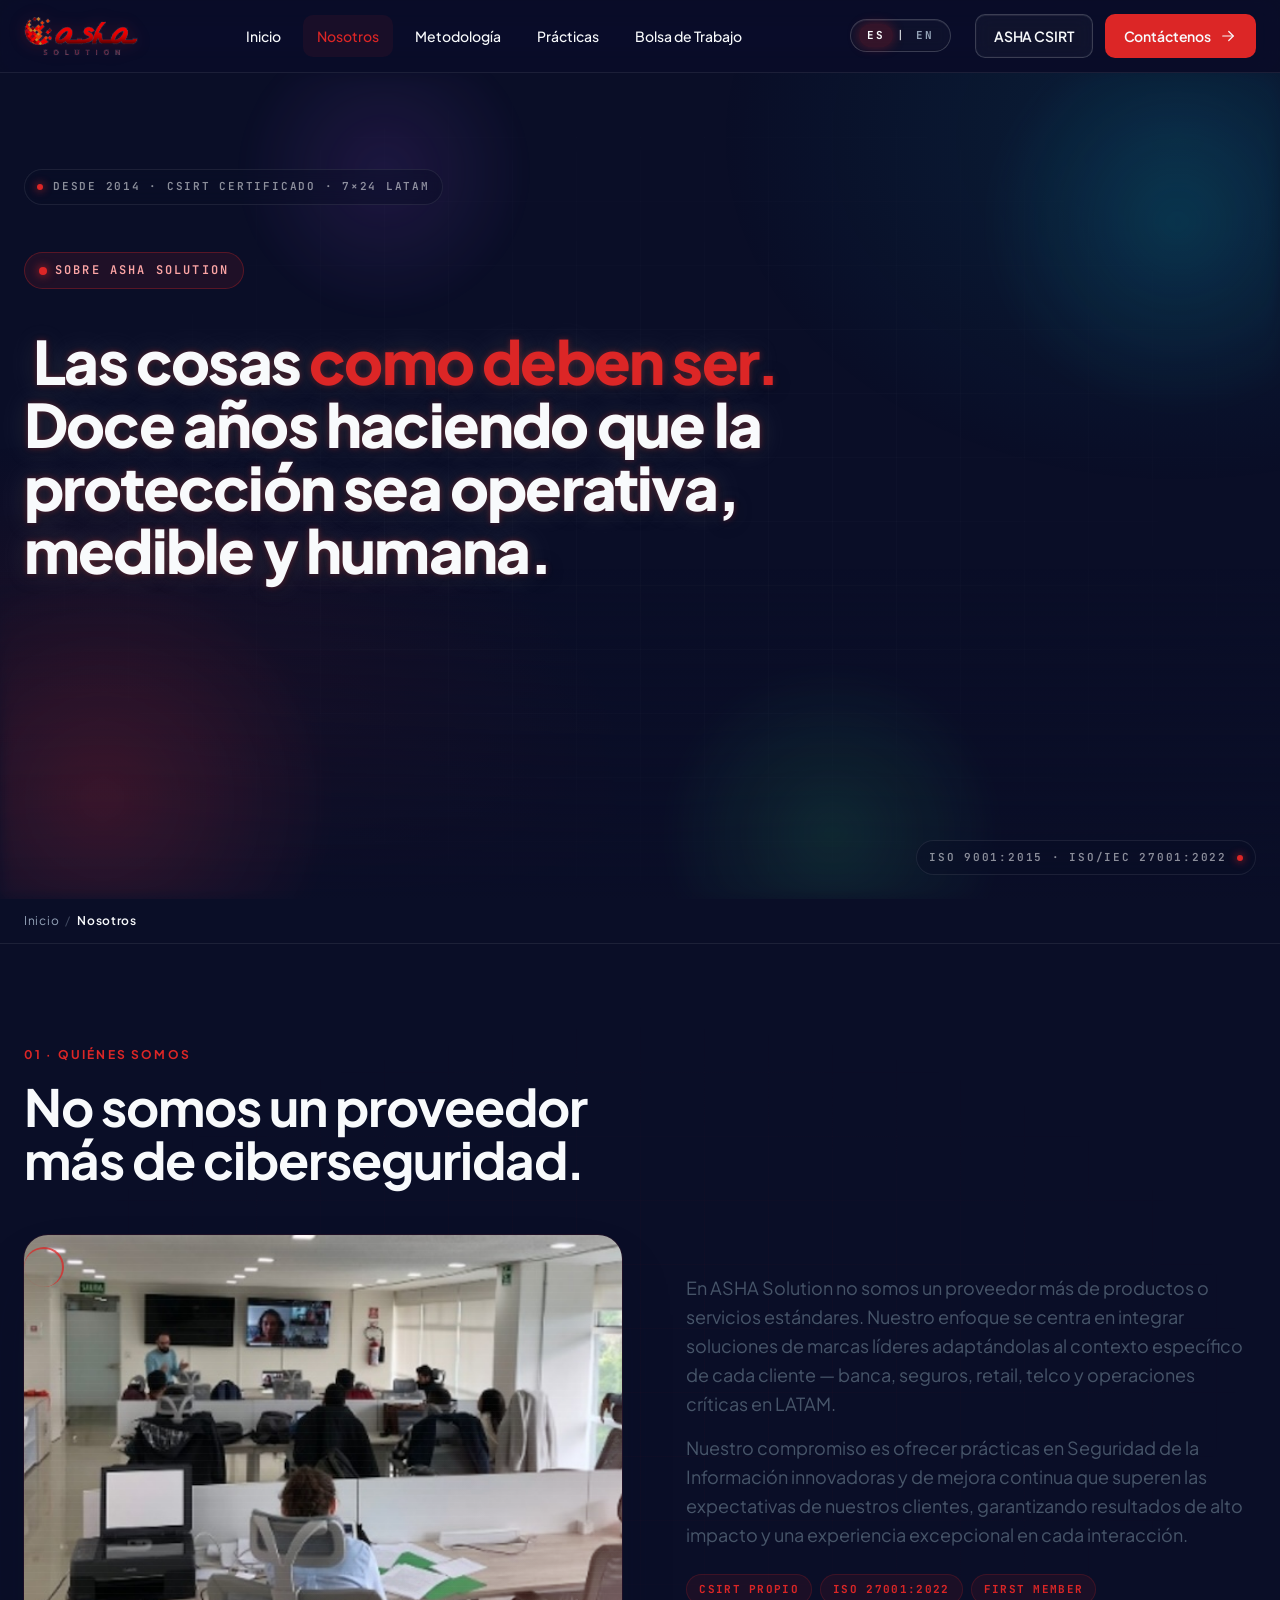
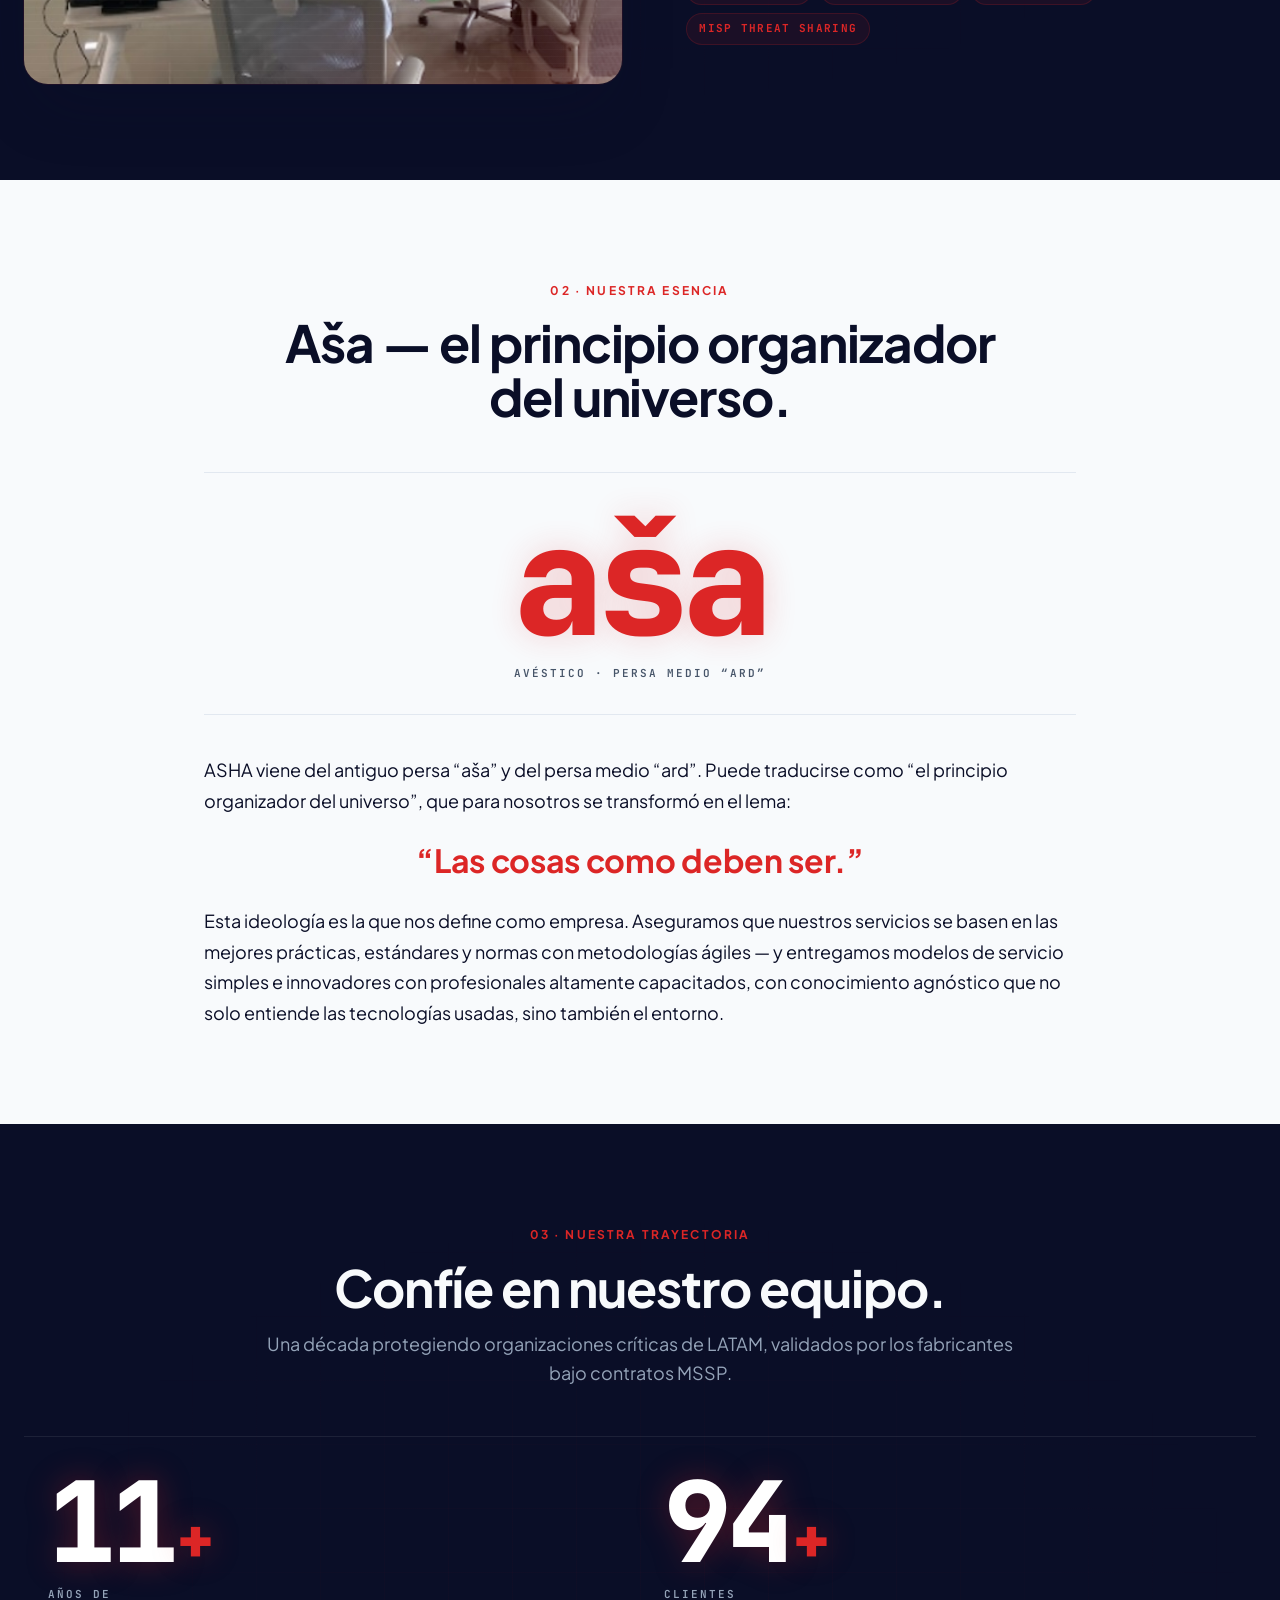
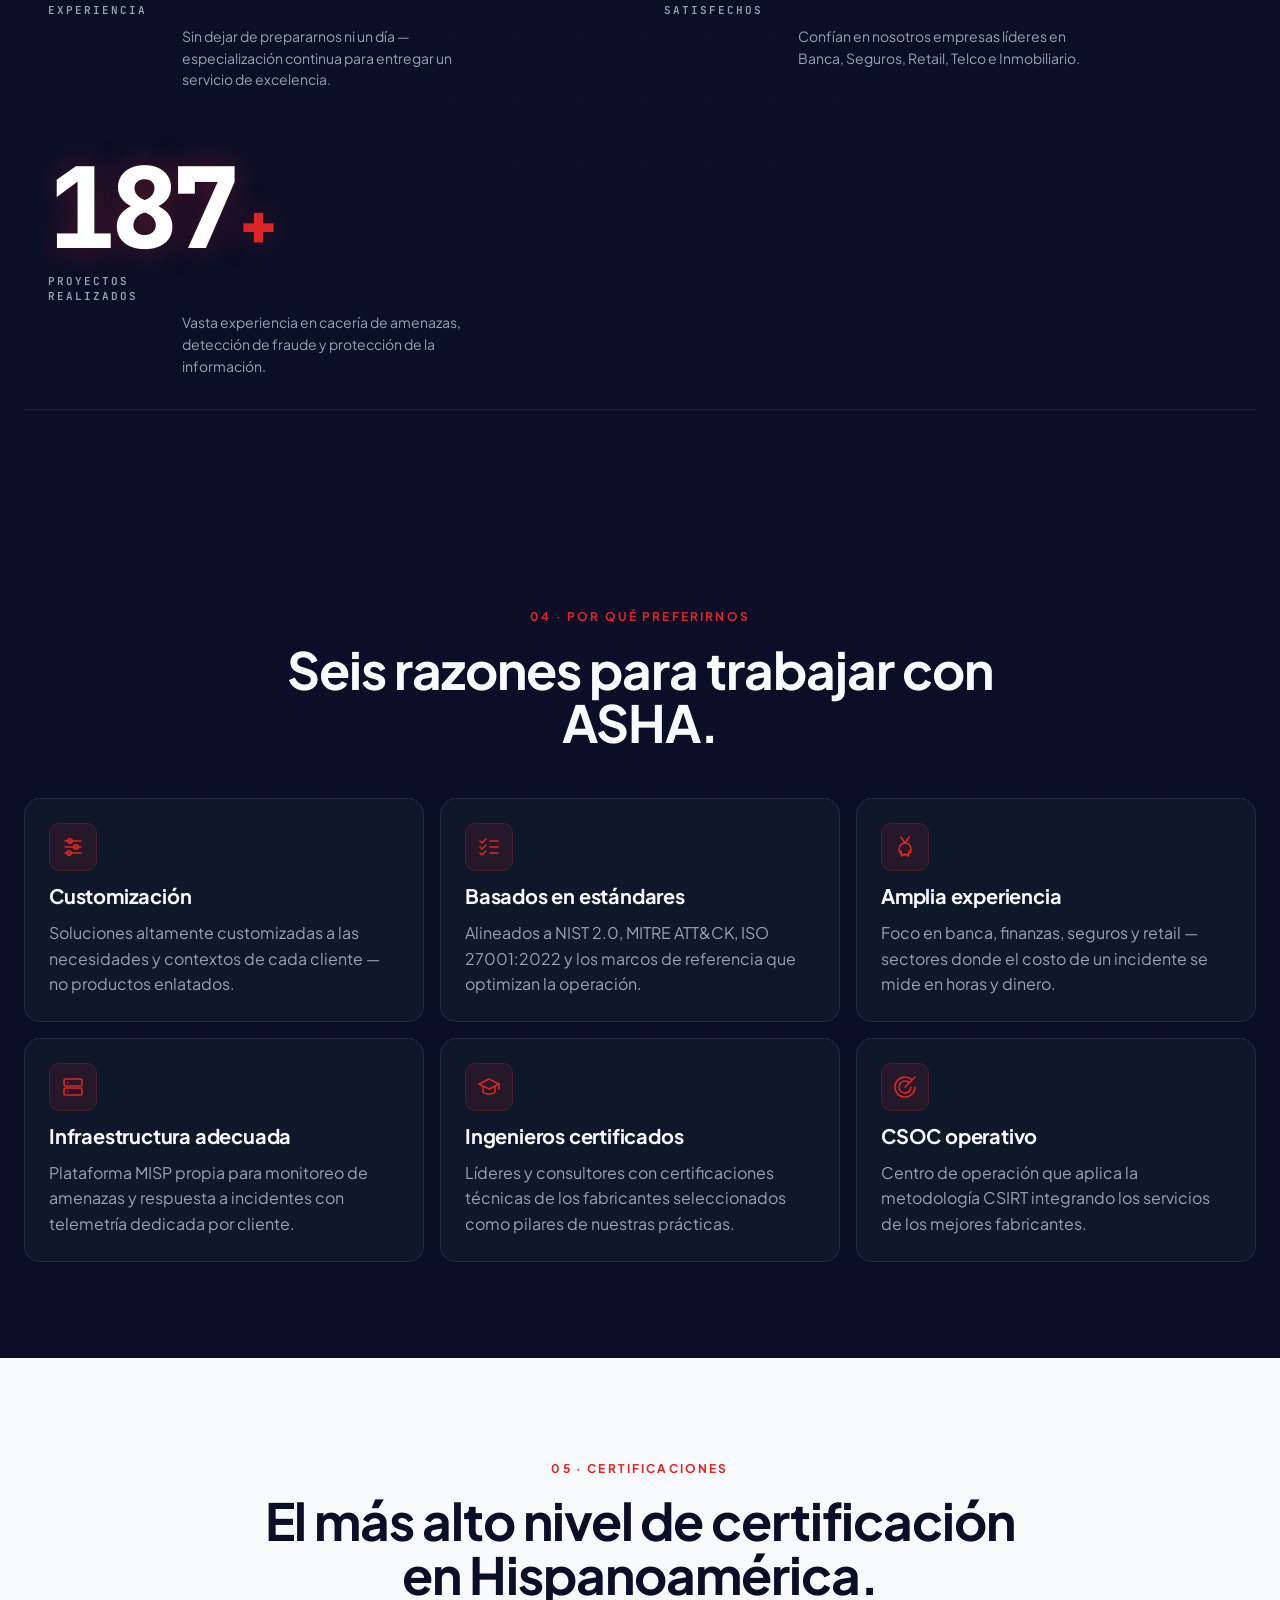
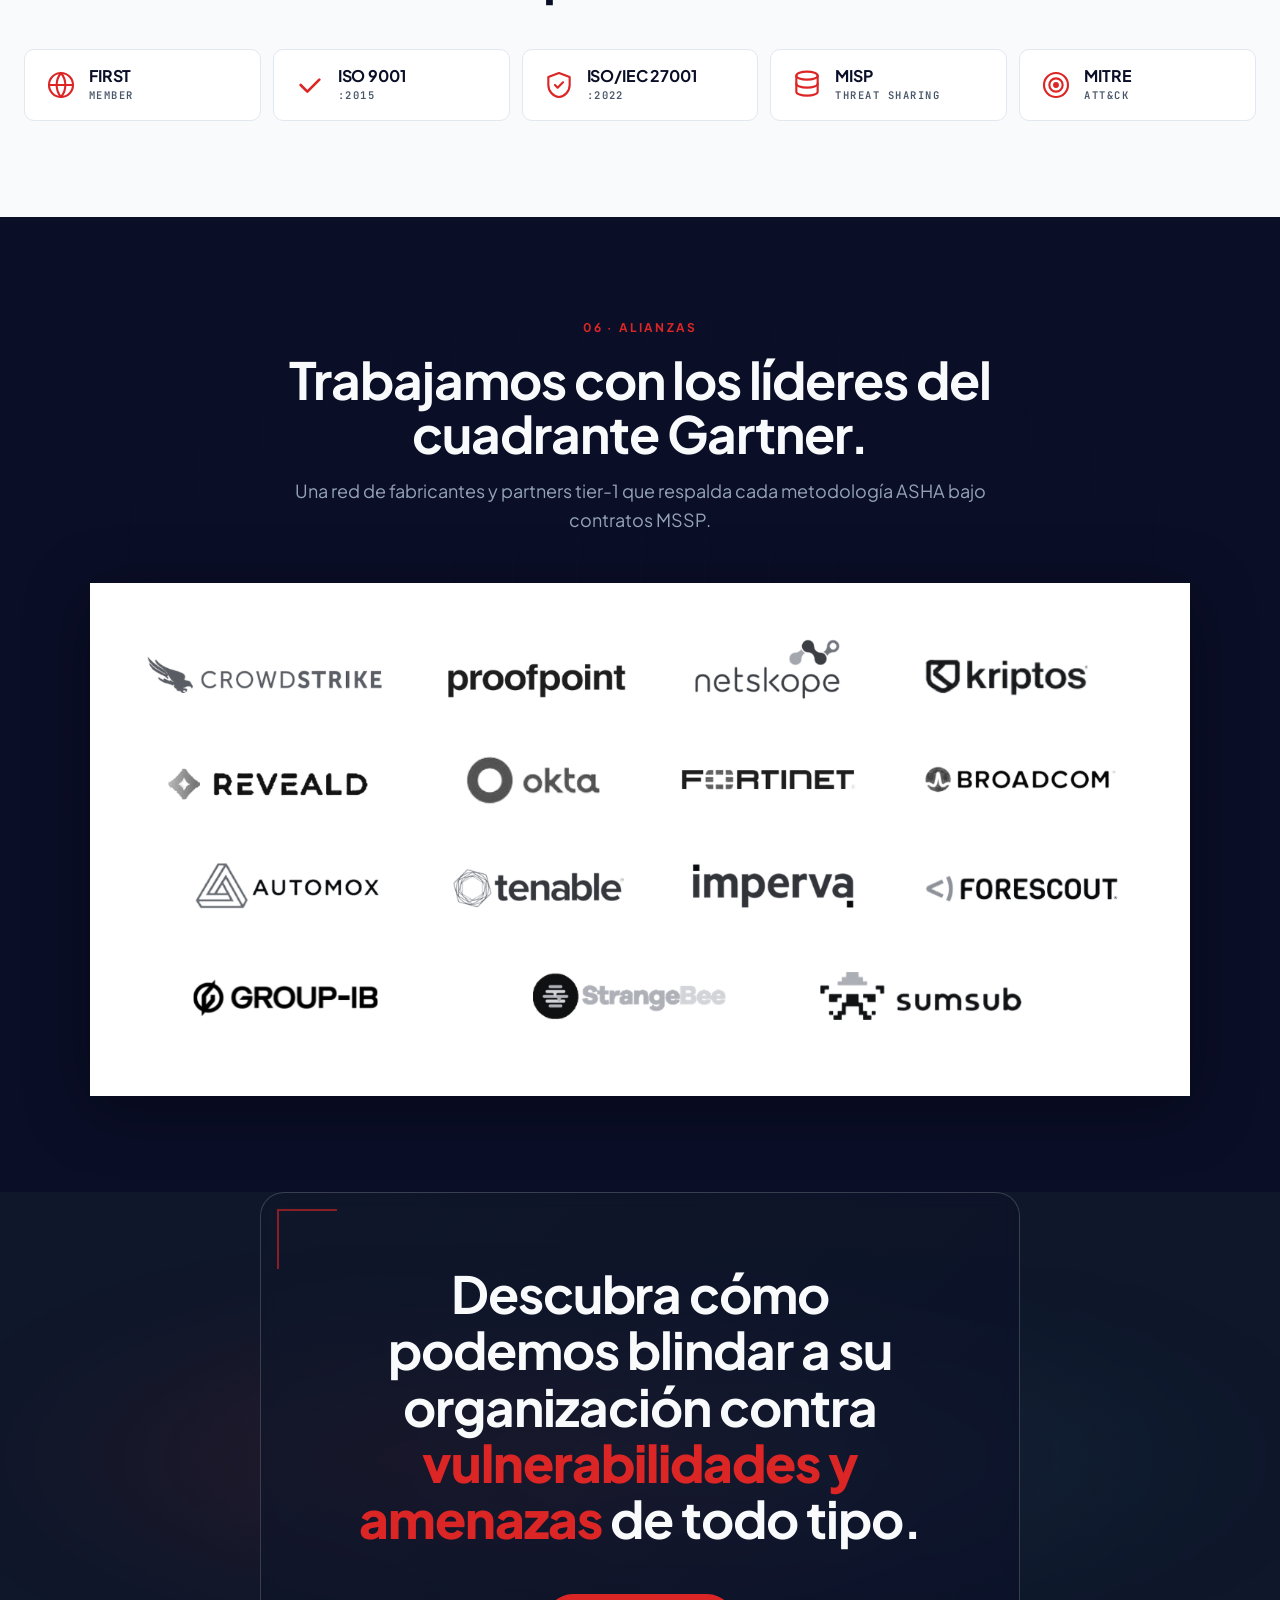
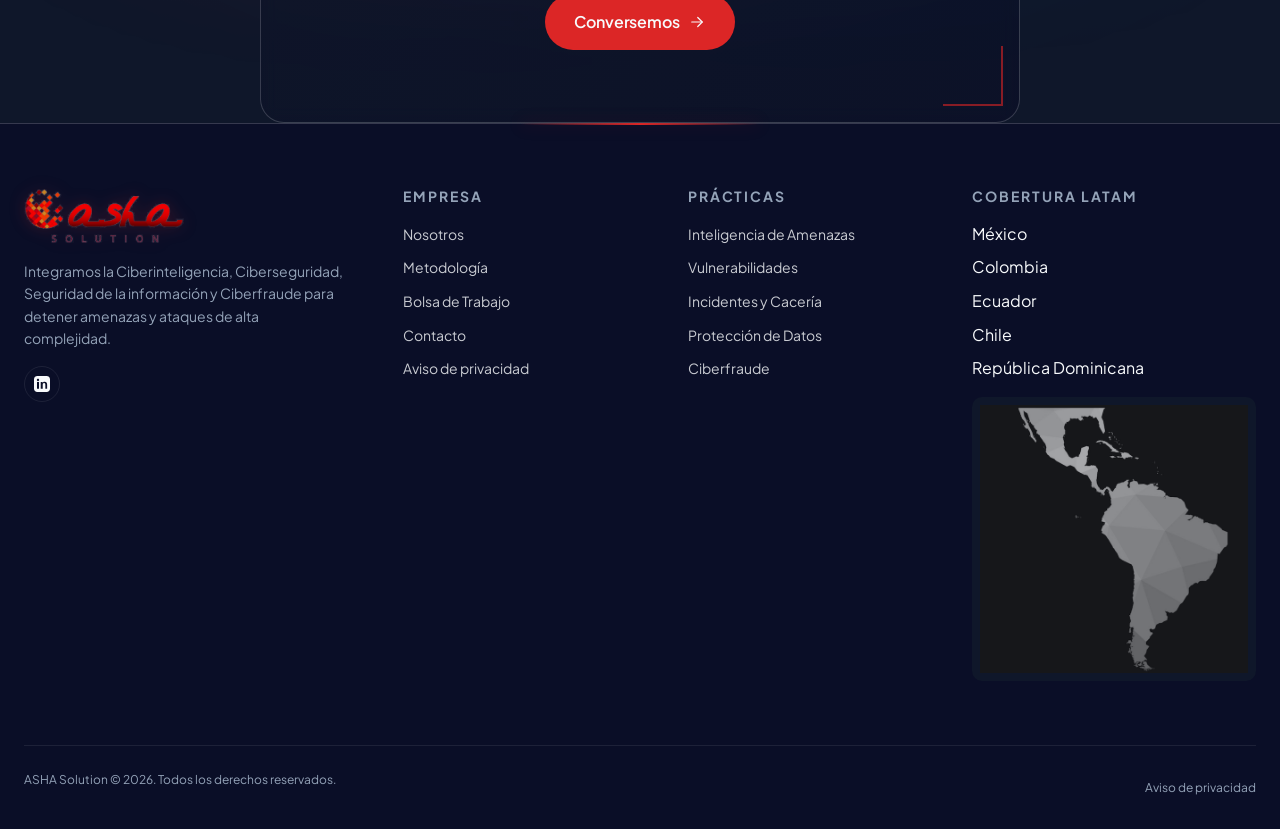
<file: nosotros.html>
<!DOCTYPE html>
<html lang="es">
<head>
<meta charset="UTF-8" />
<meta name="viewport" content="width=device-width, initial-scale=1.0" />
<title>Nosotros — ASHA Solution</title>
<meta name="description" content="ASHA Solution: 12+ años protegiendo Banca, Seguros, Retail y operaciones críticas en LATAM. CSIRT certificado ISO 9001:2015 + ISO/IEC 27001:2022. Las cosas como deben ser." />
<meta name="theme-color" content="#0A0E27" />
<link rel="icon" href="assets/images/favicon.png" type="image/png" />

<link rel="canonical" href="https://ashasolution.vercel.app/nosotros.html" />
<meta property="og:type" content="website" />
<meta property="og:site_name" content="ASHA Solution" />
<meta property="og:locale" content="es_MX" />
<meta property="og:title" content="Nosotros — ASHA Solution" />
<meta property="og:description" content="12+ años protegiendo Banca, Seguros, Retail y operaciones críticas en LATAM. CSIRT certificado ISO 9001:2015 + ISO/IEC 27001:2022. Las cosas como deben ser." />
<meta property="og:url" content="https://ashasolution.vercel.app/nosotros.html" />
<meta property="og:image" content="https://ashasolution.vercel.app/assets/images/bg/hero-bg-network.jpg" />
<meta name="twitter:card" content="summary_large_image" />
<meta name="twitter:title" content="Nosotros — ASHA Solution" />
<meta name="twitter:description" content="Doce años haciendo que la protección sea operativa, medible y humana. CSIRT certificado, MSSP validado, 7×24 LATAM." />
<meta name="twitter:image" content="https://ashasolution.vercel.app/assets/images/bg/hero-bg-network.jpg" />

<link rel="preconnect" href="https://fonts.googleapis.com">
<link rel="preconnect" href="https://fonts.gstatic.com" crossorigin>
<link href="https://fonts.googleapis.com/css2?family=Plus+Jakarta+Sans:wght@400;500;600;700;800&family=JetBrains+Mono:wght@400;500;700&display=swap" rel="stylesheet">

<link rel="stylesheet" href="css/tokens.css">
<link rel="stylesheet" href="css/redesign.css">
</head>
<body>

<a class="skip-link" href="#main" data-i18n="nav.skip">Saltar al contenido</a>

<!-- Inline icon sprite (Heroicons outline 24/outline) ------------------- -->
<svg xmlns="http://www.w3.org/2000/svg" style="display:none" aria-hidden="true">
  <symbol id="i-arrow-right" viewBox="0 0 24 24" fill="none" stroke="currentColor" stroke-width="1.6" stroke-linecap="round" stroke-linejoin="round"><line x1="5" y1="12" x2="19" y2="12"></line><polyline points="13 6 19 12 13 18"></polyline></symbol>
  <symbol id="i-chevron-down" viewBox="0 0 24 24" fill="none" stroke="currentColor" stroke-width="1.6" stroke-linecap="round" stroke-linejoin="round"><polyline points="6 9 12 15 18 9"></polyline></symbol>
  <symbol id="i-menu" viewBox="0 0 24 24" fill="none" stroke="currentColor" stroke-width="1.6" stroke-linecap="round" stroke-linejoin="round"><line x1="4" y1="7" x2="20" y2="7"></line><line x1="4" y1="12" x2="20" y2="12"></line><line x1="4" y1="17" x2="20" y2="17"></line></symbol>
  <symbol id="i-x" viewBox="0 0 24 24" fill="none" stroke="currentColor" stroke-width="1.8" stroke-linecap="round" stroke-linejoin="round"><line x1="6" y1="6" x2="18" y2="18"></line><line x1="18" y1="6" x2="6" y2="18"></line></symbol>
  <symbol id="i-shield" viewBox="0 0 24 24" fill="none" stroke="currentColor" stroke-width="1.6" stroke-linecap="round" stroke-linejoin="round"><path d="M12 3 4 6v6c0 4.5 3.4 8.4 8 9 4.6-.6 8-4.5 8-9V6l-8-3z"></path></symbol>
  <symbol id="i-shield-check" viewBox="0 0 24 24" fill="none" stroke="currentColor" stroke-width="1.6" stroke-linecap="round" stroke-linejoin="round"><path d="M12 3 4 6v6c0 4.5 3.4 8.4 8 9 4.6-.6 8-4.5 8-9V6l-8-3z"></path><polyline points="9 12 11 14 15 10"></polyline></symbol>
  <symbol id="i-check" viewBox="0 0 24 24" fill="none" stroke="currentColor" stroke-width="2" stroke-linecap="round" stroke-linejoin="round"><polyline points="5 12 10 17 19 8"></polyline></symbol>
  <symbol id="i-target" viewBox="0 0 24 24" fill="none" stroke="currentColor" stroke-width="1.6" stroke-linecap="round" stroke-linejoin="round"><circle cx="12" cy="12" r="9"></circle><circle cx="12" cy="12" r="5"></circle><circle cx="12" cy="12" r="1.4" fill="currentColor"></circle></symbol>
  <symbol id="i-radar" viewBox="0 0 24 24" fill="none" stroke="currentColor" stroke-width="1.6" stroke-linecap="round" stroke-linejoin="round"><path d="M19.07 4.93A10 10 0 1 0 22 12"></path><path d="M16.24 7.76A6 6 0 1 0 18 12"></path><line x1="12" y1="12" x2="22" y2="2"></line></symbol>
  <symbol id="i-database" viewBox="0 0 24 24" fill="none" stroke="currentColor" stroke-width="1.6" stroke-linecap="round" stroke-linejoin="round"><ellipse cx="12" cy="5" rx="8" ry="3"></ellipse><path d="M4 5v6c0 1.7 3.6 3 8 3s8-1.3 8-3V5"></path><path d="M4 11v6c0 1.7 3.6 3 8 3s8-1.3 8-3v-6"></path></symbol>
  <symbol id="i-server" viewBox="0 0 24 24" fill="none" stroke="currentColor" stroke-width="1.6" stroke-linecap="round" stroke-linejoin="round"><rect x="3" y="4" width="18" height="7" rx="1.5"></rect><rect x="3" y="13" width="18" height="7" rx="1.5"></rect><line x1="7" y1="7.5" x2="7.01" y2="7.5"></line><line x1="7" y1="16.5" x2="7.01" y2="16.5"></line></symbol>
  <symbol id="i-globe" viewBox="0 0 24 24" fill="none" stroke="currentColor" stroke-width="1.6" stroke-linecap="round" stroke-linejoin="round"><circle cx="12" cy="12" r="9"></circle><path d="M3 12h18"></path><path d="M12 3a14 14 0 0 1 0 18a14 14 0 0 1 0-18z"></path></symbol>
  <symbol id="i-linkedin" viewBox="0 0 24 24" fill="currentColor"><path d="M19 0h-14C2.2 0 0 2.2 0 5v14c0 2.8 2.2 5 5 5h14c2.8 0 5-2.2 5-5V5c0-2.8-2.2-5-5-5zM7.5 19h-3V9h3v10zM6 7.7C5 7.7 4.3 7 4.3 6S5 4.3 6 4.3 7.7 5 7.7 6 7 7.7 6 7.7zm14 11.3h-3v-5.4c0-1.3 0-3-1.8-3s-2.1 1.4-2.1 2.9V19h-3V9h2.9v1.4h.1c.4-.8 1.4-1.6 2.9-1.6 3.1 0 3.7 2 3.7 4.7V19z"/></symbol>
  <symbol id="i-sliders" viewBox="0 0 24 24" fill="none" stroke="currentColor" stroke-width="1.6" stroke-linecap="round" stroke-linejoin="round"><line x1="4" y1="6" x2="20" y2="6"></line><circle cx="9" cy="6" r="2.2"></circle><line x1="4" y1="12" x2="20" y2="12"></line><circle cx="15" cy="12" r="2.2"></circle><line x1="4" y1="18" x2="20" y2="18"></line><circle cx="8" cy="18" r="2.2"></circle></symbol>
  <symbol id="i-list-check" viewBox="0 0 24 24" fill="none" stroke="currentColor" stroke-width="1.6" stroke-linecap="round" stroke-linejoin="round"><polyline points="3 6 5 8 9 4"></polyline><polyline points="3 12 5 14 9 10"></polyline><polyline points="3 18 5 20 9 16"></polyline><line x1="13" y1="6" x2="21" y2="6"></line><line x1="13" y1="12" x2="21" y2="12"></line><line x1="13" y1="18" x2="21" y2="18"></line></symbol>
  <symbol id="i-medal" viewBox="0 0 24 24" fill="none" stroke="currentColor" stroke-width="1.6" stroke-linecap="round" stroke-linejoin="round"><circle cx="12" cy="14" r="6"></circle><polyline points="8 2 12 8 16 2"></polyline><polyline points="8 16 8.5 21 12 19 15.5 21 16 16"></polyline></symbol>
  <symbol id="i-graduate" viewBox="0 0 24 24" fill="none" stroke="currentColor" stroke-width="1.6" stroke-linecap="round" stroke-linejoin="round"><path d="M2 9 12 4l10 5-10 5L2 9z"></path><path d="M6 12v4c0 2.2 3.6 3 6 3s6-.8 6-3v-4"></path><line x1="22" y1="9" x2="22" y2="14"></line></symbol>
  <symbol id="i-spark" viewBox="0 0 24 24" fill="none" stroke="currentColor" stroke-width="1.6" stroke-linecap="round" stroke-linejoin="round"><path d="M12 3v3"></path><path d="M12 18v3"></path><path d="M3 12h3"></path><path d="M18 12h3"></path><path d="M5.6 5.6 7.7 7.7"></path><path d="M16.3 16.3l2.1 2.1"></path><path d="M5.6 18.4 7.7 16.3"></path><path d="M16.3 7.7l2.1-2.1"></path></symbol>
</svg>

<!-- HEADER -------------------------------------------------------------- -->
<header class="site-header" id="header">
  <div class="container site-header__inner">
    <a href="index.html" class="site-header__brand" aria-label="ASHA Solution">
      <img src="assets/images/logo-asha.png" alt="ASHA Solution" class="site-header__logo" width="170" height="40" />
    </a>
    <nav class="main-nav" aria-label="Principal">
      <ul class="main-nav__list">
        <li><a class="main-nav__link" href="index.html" data-i18n="nav.home">Inicio</a></li>
        <li><a class="main-nav__link is-active" href="nosotros.html" data-i18n="nav.about">Nosotros</a></li>
        <li><a class="main-nav__link" href="metodologia.html" data-i18n="nav.methodology">Metodología</a></li>
        <li class="main-nav__item--has-children">
          <a class="main-nav__link" href="index.html#practicas" data-i18n="nav.practices">
            Prácticas
            <svg class="icon" aria-hidden="true"><use href="#i-chevron-down"/></svg>
          </a>
          <ul class="main-nav__submenu" role="menu">
            <li><a href="inteligencia-de-amenazas-y-proteccion-de-marca.html">Inteligencia de Amenazas y Protección de Marca</a></li>
            <li><a href="gestion-de-vulnerabilidades-y-emulacion-de-ataques.html">Gestión de Vulnerabilidades y Emulación de Ataques</a></li>
            <li><a href="gestion-de-incidentes-y-caceria-de-amenazas.html">Gestión de Incidentes y Cacería de Amenazas</a></li>
            <li><a href="estrategia-integral-de-proteccion-de-datos.html">Estrategia Integral de Protección de Datos</a></li>
            <li><a href="cyber-fraud-fusion.html">Prevención de Ciberfraude y Lavado de Dinero</a></li>
          </ul>
        </li>
        <li><a class="main-nav__link" href="bolsa-de-trabajo.html" data-i18n="nav.careers">Bolsa de Trabajo</a></li>
      </ul>
    </nav>
    <div class="site-header__cta">
      <div class="lang-switch" role="group" aria-label="Cambiar idioma">
        <button type="button" class="lang-switch__btn is-active" data-lang="es" aria-pressed="true">ES</button>
        <span class="lang-switch__sep" aria-hidden="true">|</span>
        <button type="button" class="lang-switch__btn" data-lang="en" aria-pressed="false">EN</button>
      </div>
      <a class="btn btn-secondary" href="contacto.html" data-i18n="cta.csirt">ASHA CSIRT</a>
      <a class="btn btn-primary" href="contacto.html">
        <span data-i18n="cta.contact">Contáctenos</span>
        <svg class="icon" aria-hidden="true"><use href="#i-arrow-right"/></svg>
      </a>
      <button class="mobile-menu-toggle" type="button" aria-label="Abrir menú" aria-expanded="false" aria-controls="mobile-menu">
        <svg class="icon" aria-hidden="true"><use href="#i-menu"/></svg>
      </button>
    </div>
  </div>
</header>

<!-- PAGE HERO — League · ASHA Captain (persona-asha red) ---------------- -->
<section class="page-hero page-hero--league page-hero--about">
  <div class="page-hero__bg" aria-hidden="true">
    <div class="page-hero__bg-grad"></div>
    <div class="page-hero__bg-grid"></div>
    <div class="page-hero__bg-drift"></div>
  </div>

  <div class="page-hero__ticker page-hero__ticker--tl" aria-hidden="true">
    <span class="page-hero__ticker-dot"></span>
    <span class="page-hero__ticker-text" data-i18n="about.ticker_tl">DESDE 2014 · CSIRT CERTIFICADO · 7×24 LATAM</span>
  </div>
  <div class="page-hero__ticker page-hero__ticker--br" aria-hidden="true">
    <span class="page-hero__ticker-text" data-i18n="about.ticker_br">ISO 9001:2015 · ISO/IEC 27001:2022</span>
    <span class="page-hero__ticker-dot"></span>
  </div>

  <div class="container page-hero__inner">
    <span class="page-hero__eyebrow">
      <span class="page-hero__eyebrow-dot"></span>
      <span data-i18n="about.eyebrow">Sobre ASHA Solution</span>
    </span>
    <h1 class="page-hero__title">
      <span data-i18n="about.title_pre">Las cosas</span>
      <span class="accent" data-i18n="about.title_accent">como deben ser.</span>
      <span data-i18n="about.title_post">Doce años haciendo que la protección sea operativa, medible y humana.</span>
    </h1>
    <p class="page-hero__lede" data-i18n="about.lede">
      ASHA Solution integra Ciberinteligencia, Ciberseguridad, Seguridad de la Información y prevención de Ciberfraude para detener ataques de alta complejidad que rebasan las herramientas convencionales — con equipo propio, marcos validados y operación 7×24 entre Ciudad de México y Tenerife.
    </p>
    <div class="page-hero__actions">
      <a class="btn btn-primary btn-pill" href="contacto.html">
        <span data-i18n="about.cta_primary">Hablar con un experto</span>
        <svg class="icon" aria-hidden="true"><use href="#i-arrow-right"/></svg>
      </a>
      <a class="btn btn-secondary btn-pill" href="metodologia.html" data-i18n="about.cta_secondary">Ver metodología</a>
    </div>
  </div>
</section>

<!-- BREADCRUMB --------------------------------------------------------- -->
<nav class="breadcrumb-wrap" aria-label="Breadcrumb">
  <div class="container">
    <ol class="breadcrumb">
      <li><a href="index.html" data-i18n="nav.home">Inicio</a></li>
      <li data-i18n="nav.about">Nosotros</li>
    </ol>
  </div>
</nav>

<main id="main">

  <!-- 01 · QUIÉNES SOMOS — split (image + text) ----------------------- -->
  <section class="section section--dark" aria-labelledby="about-who-title">
    <div class="container">
      <header class="section-head section-head--left">
        <span class="eyebrow" data-i18n="about.who_eyebrow">01 · Quiénes somos</span>
        <h2 class="section-title" id="about-who-title" data-i18n="about.who_title">No somos un proveedor más de ciberseguridad.</h2>
      </header>

      <div class="how__grid">
        <div class="how__media">
          <img src="assets/images/equipo-asha.jpg" alt="Equipo ASHA Solution" loading="lazy" width="900" height="600" />
        </div>
        <div class="how__text">
          <p data-i18n="about.who_p1">En <strong>ASHA Solution</strong> no somos un proveedor más de productos o servicios estándares. Nuestro enfoque se centra en integrar soluciones de marcas líderes adaptándolas al contexto específico de cada cliente — banca, seguros, retail, telco y operaciones críticas en LATAM.</p>
          <p data-i18n="about.who_p2">Nuestro compromiso es ofrecer prácticas en Seguridad de la Información <em>innovadoras y de mejora continua</em> que superen las expectativas de nuestros clientes, garantizando resultados de alto impacto y una experiencia excepcional en cada interacción.</p>
          <div class="chip-row" style="display:flex;flex-wrap:wrap;gap:8px;margin-top:24px;">
            <span class="chip" data-i18n="about.chip_csirt">CSIRT propio</span>
            <span class="chip" data-i18n="about.chip_iso">ISO 27001:2022</span>
            <span class="chip" data-i18n="about.chip_first">FIRST member</span>
            <span class="chip" data-i18n="about.chip_misp">MISP threat sharing</span>
          </div>
        </div>
      </div>
    </div>
  </section>

  <!-- 02 · NUESTRA ESENCIA — etymology editorial (light section) ------ -->
  <section class="section section--light" aria-labelledby="about-essence-title">
    <div class="container" style="max-width: 920px;">
      <header class="section-head section-head--center" style="text-align:center;">
        <span class="eyebrow" data-i18n="about.essence_eyebrow">02 · Nuestra esencia</span>
        <h2 class="section-title" id="about-essence-title" data-i18n="about.essence_title">Aša — el principio organizador del universo.</h2>
      </header>

      <div class="essence-mark" aria-hidden="true">
        <span class="essence-mark__word">aša</span>
        <span class="essence-mark__lang">avéstico · persa medio “ard”</span>
      </div>

      <div class="essence-body">
        <p data-i18n="about.essence_p1"><strong>ASHA</strong> viene del antiguo persa <em>“aša”</em> y del persa medio <em>“ard”</em>. Puede traducirse como <em>“el principio organizador del universo”</em>, que para nosotros se transformó en el lema:</p>
        <p class="essence-pull" data-i18n="about.essence_pull">“Las cosas como deben ser.”</p>
        <p data-i18n="about.essence_p2">Esta ideología es la que nos define como empresa. Aseguramos que nuestros servicios se basen en las <strong>mejores prácticas, estándares y normas</strong> con metodologías ágiles — y entregamos modelos de servicio simples e innovadores con profesionales altamente capacitados, con conocimiento agnóstico que no solo entiende las tecnologías usadas, sino también el entorno.</p>
      </div>
    </div>
  </section>

  <!-- 03 · TRAYECTORIA — metrics (3-col, counter animation) ---------- -->
  <section class="section section--dark" aria-labelledby="about-track-title">
    <div class="container">
      <header class="section-head">
        <span class="eyebrow" data-i18n="about.track_eyebrow">03 · Nuestra trayectoria</span>
        <h2 class="section-title" id="about-track-title" data-i18n="about.track_title">Confíe en nuestro equipo.</h2>
        <p class="section-lede" data-i18n="about.track_lede">Una década protegiendo organizaciones críticas de LATAM, validados por los fabricantes bajo contratos MSSP.</p>
      </header>

      <div class="metrics metrics--editorial">
        <div class="metric">
          <div class="metric__num"><span data-counter data-target="12">0</span><span class="unit">+</span></div>
          <div class="metric__label" data-i18n="about.metric_years">Años de experiencia</div>
          <p class="metric__caption" data-i18n="about.metric_years_caption">Sin dejar de prepararnos ni un día — especialización continua para entregar un servicio de excelencia.</p>
        </div>
        <div class="metric">
          <div class="metric__num"><span data-counter data-target="100">0</span><span class="unit">+</span></div>
          <div class="metric__label" data-i18n="about.metric_clients">Clientes satisfechos</div>
          <p class="metric__caption" data-i18n="about.metric_clients_caption">Confían en nosotros empresas líderes en Banca, Seguros, Retail, Telco e Inmobiliario.</p>
        </div>
        <div class="metric">
          <div class="metric__num"><span data-counter data-target="200">0</span><span class="unit">+</span></div>
          <div class="metric__label" data-i18n="about.metric_projects">Proyectos realizados</div>
          <p class="metric__caption" data-i18n="about.metric_projects_caption">Vasta experiencia en cacería de amenazas, detección de fraude y protección de la información.</p>
        </div>
      </div>
    </div>
  </section>

  <!-- 04 · POR QUÉ PREFERIRNOS — 6 promise cards -------------------- -->
  <section class="section section--dark" aria-labelledby="about-why-title">
    <div class="container">
      <header class="section-head">
        <span class="eyebrow" data-i18n="about.why_eyebrow">04 · Por qué preferirnos</span>
        <h2 class="section-title" id="about-why-title" data-i18n="about.why_title">Seis razones para trabajar con ASHA.</h2>
      </header>

      <div class="about-cards">
        <article class="about-card">
          <div class="about-card__icon-wrap"><svg width="24" height="24" viewBox="0 0 24 24"><use href="#i-sliders"/></svg></div>
          <h3 class="about-card__title" data-i18n="about.why_1_t">Customización</h3>
          <p class="about-card__desc" data-i18n="about.why_1_d">Soluciones altamente customizadas a las necesidades y contextos de cada cliente — no productos enlatados.</p>
        </article>
        <article class="about-card">
          <div class="about-card__icon-wrap"><svg width="24" height="24" viewBox="0 0 24 24"><use href="#i-list-check"/></svg></div>
          <h3 class="about-card__title" data-i18n="about.why_2_t">Basados en estándares</h3>
          <p class="about-card__desc" data-i18n="about.why_2_d">Alineados a NIST 2.0, MITRE ATT&amp;CK, ISO 27001:2022 y los marcos de referencia que optimizan la operación.</p>
        </article>
        <article class="about-card">
          <div class="about-card__icon-wrap"><svg width="24" height="24" viewBox="0 0 24 24"><use href="#i-medal"/></svg></div>
          <h3 class="about-card__title" data-i18n="about.why_3_t">Amplia experiencia</h3>
          <p class="about-card__desc" data-i18n="about.why_3_d">Foco en banca, finanzas, seguros y retail — sectores donde el costo de un incidente se mide en horas y dinero.</p>
        </article>
        <article class="about-card">
          <div class="about-card__icon-wrap"><svg width="24" height="24" viewBox="0 0 24 24"><use href="#i-server"/></svg></div>
          <h3 class="about-card__title" data-i18n="about.why_4_t">Infraestructura adecuada</h3>
          <p class="about-card__desc" data-i18n="about.why_4_d">Plataforma MISP propia para monitoreo de amenazas y respuesta a incidentes con telemetría dedicada por cliente.</p>
        </article>
        <article class="about-card">
          <div class="about-card__icon-wrap"><svg width="24" height="24" viewBox="0 0 24 24"><use href="#i-graduate"/></svg></div>
          <h3 class="about-card__title" data-i18n="about.why_5_t">Ingenieros certificados</h3>
          <p class="about-card__desc" data-i18n="about.why_5_d">Líderes y consultores con certificaciones técnicas de los fabricantes seleccionados como pilares de nuestras prácticas.</p>
        </article>
        <article class="about-card">
          <div class="about-card__icon-wrap"><svg width="24" height="24" viewBox="0 0 24 24"><use href="#i-radar"/></svg></div>
          <h3 class="about-card__title" data-i18n="about.why_6_t">CSOC operativo</h3>
          <p class="about-card__desc" data-i18n="about.why_6_d">Centro de operación que aplica la metodología CSIRT integrando los servicios de los mejores fabricantes.</p>
        </article>
      </div>
    </div>
  </section>

  <!-- 05 · CERTIFICACIONES — logo strip-style ----------------------- -->
  <section class="section section--light" aria-labelledby="about-certs-title">
    <div class="container">
      <header class="section-head">
        <span class="eyebrow" data-i18n="about.certs_eyebrow">05 · Certificaciones</span>
        <h2 class="section-title" id="about-certs-title" data-i18n="about.certs_title">El más alto nivel de certificación en Hispanoamérica.</h2>
      </header>

      <div class="cert-strip" role="list">
        <div class="cert-card" role="listitem">
          <svg class="cert-card__icon" width="32" height="32" viewBox="0 0 24 24"><use href="#i-globe"/></svg>
          <div>
            <strong>FIRST</strong>
            <span>Member</span>
          </div>
        </div>
        <div class="cert-card" role="listitem">
          <svg class="cert-card__icon" width="32" height="32" viewBox="0 0 24 24"><use href="#i-check"/></svg>
          <div>
            <strong>ISO 9001</strong>
            <span>:2015</span>
          </div>
        </div>
        <div class="cert-card" role="listitem">
          <svg class="cert-card__icon" width="32" height="32" viewBox="0 0 24 24"><use href="#i-shield-check"/></svg>
          <div>
            <strong>ISO/IEC 27001</strong>
            <span>:2022</span>
          </div>
        </div>
        <div class="cert-card" role="listitem">
          <svg class="cert-card__icon" width="32" height="32" viewBox="0 0 24 24"><use href="#i-database"/></svg>
          <div>
            <strong>MISP</strong>
            <span>Threat Sharing</span>
          </div>
        </div>
        <div class="cert-card" role="listitem">
          <svg class="cert-card__icon" width="32" height="32" viewBox="0 0 24 24"><use href="#i-target"/></svg>
          <div>
            <strong>MITRE</strong>
            <span>ATT&amp;CK</span>
          </div>
        </div>
      </div>
    </div>
  </section>

  <!-- 06 · ALIANZAS — image showcase -------------------------------- -->
  <section class="section section--dark" aria-labelledby="about-alli-title">
    <div class="container">
      <header class="section-head">
        <span class="eyebrow" data-i18n="about.alli_eyebrow">06 · Alianzas</span>
        <h2 class="section-title" id="about-alli-title" data-i18n="about.alli_title">Trabajamos con los líderes del cuadrante Gartner.</h2>
        <p class="section-lede" data-i18n="about.alli_lede">Una red de fabricantes y partners tier-1 que respalda cada metodología ASHA bajo contratos MSSP.</p>
      </header>
      <div class="alliances-image">
        <img src="assets/images/alianzas-mapa.png" alt="Mapa de alianzas ASHA Solution" loading="lazy" />
      </div>
    </div>
  </section>

  <!-- FINAL CTA ----------------------------------------------------- -->
  <section class="final-cta" aria-labelledby="about-cta-title">
    <div class="container final-cta__inner">
      <h2 class="final-cta__title" id="about-cta-title">
        <span data-i18n="about.final_cta_pre">Descubra cómo podemos blindar a su organización contra</span>
        <span class="accent" data-i18n="about.final_cta_accent">vulnerabilidades y amenazas</span>
        <span data-i18n="about.final_cta_post">de todo tipo.</span>
      </h2>
      <div class="final-cta__actions">
        <a class="btn btn-primary btn-pill" href="contacto.html">
          <span data-i18n="about.final_cta_btn">Conversemos</span>
          <svg class="icon" aria-hidden="true"><use href="#i-arrow-right"/></svg>
        </a>
      </div>
    </div>
  </section>

</main>

<!-- FOOTER ------------------------------------------------------------ -->
<footer class="site-footer" id="footer">
  <div class="container">
    <div class="site-footer__grid">
      <div class="site-footer__col">
        <a href="index.html" aria-label="ASHA Solution">
          <img src="assets/images/logo-asha.png" alt="ASHA Solution" class="site-footer__logo" width="190" height="44" />
        </a>
        <p class="site-footer__brand-text">
          Integramos la Ciberinteligencia, Ciberseguridad, Seguridad de la información y Ciberfraude para detener amenazas y ataques de alta complejidad.
        </p>
        <div class="social-icons">
          <a href="https://www.linkedin.com/company/asha-solution" target="_blank" rel="noopener noreferrer" aria-label="LinkedIn" class="social-icon">
            <svg class="icon" aria-hidden="true"><use href="#i-linkedin"/></svg>
          </a>
        </div>
      </div>
      <div class="site-footer__col">
        <h3>Empresa</h3>
        <ul class="site-footer__list">
          <li><a href="nosotros.html">Nosotros</a></li>
          <li><a href="metodologia.html">Metodología</a></li>
          <li><a href="bolsa-de-trabajo.html">Bolsa de Trabajo</a></li>
          <li><a href="contacto.html">Contacto</a></li>
          <li><a href="aviso-de-privacidad.html">Aviso de privacidad</a></li>
        </ul>
      </div>
      <div class="site-footer__col">
        <h3>Prácticas</h3>
        <ul class="site-footer__list">
          <li><a href="inteligencia-de-amenazas-y-proteccion-de-marca.html">Inteligencia de Amenazas</a></li>
          <li><a href="gestion-de-vulnerabilidades-y-emulacion-de-ataques.html">Vulnerabilidades</a></li>
          <li><a href="gestion-de-incidentes-y-caceria-de-amenazas.html">Incidentes y Cacería</a></li>
          <li><a href="estrategia-integral-de-proteccion-de-datos.html">Protección de Datos</a></li>
          <li><a href="cyber-fraud-fusion.html">Ciberfraude</a></li>
        </ul>
      </div>
      <div class="site-footer__col">
        <h3>Cobertura LATAM</h3>
        <ul class="site-footer__list">
          <li>México</li>
          <li>Colombia</li>
          <li>Ecuador</li>
          <li>Chile</li>
          <li>República Dominicana</li>
        </ul>
        <div class="footer-map" style="margin-top: var(--space-4);">
          <img src="assets/images/latam-map-real.png" alt="Cobertura ASHA en Latinoamérica" loading="lazy">
        </div>
      </div>
    </div>
    <div class="site-footer__bottom">
      <p>ASHA Solution &copy; 2026. Todos los derechos reservados.</p>
      <a href="aviso-de-privacidad.html">Aviso de privacidad</a>
    </div>
  </div>
</footer>

<!-- Mobile menu -------------------------------------------------------- -->
<div class="mobile-menu" id="mobile-menu" role="dialog" aria-modal="true" aria-label="Menú principal" hidden>
  <div class="mobile-menu__header">
    <a href="index.html" aria-label="ASHA Solution">
      <img src="assets/images/logo-asha.png" alt="ASHA Solution" class="site-header__logo" width="170" height="40" />
    </a>
    <button type="button" class="mobile-menu__close" aria-label="Cerrar menú" data-mobile-close>
      <svg class="icon" aria-hidden="true"><use href="#i-x"/></svg>
    </button>
  </div>
  <nav class="mobile-menu__inner" aria-label="Principal móvil">
    <ul class="mobile-menu__list">
      <li><a class="mobile-menu__link" href="index.html">Inicio</a></li>
      <li><a class="mobile-menu__link is-active" href="nosotros.html">Nosotros</a></li>
      <li><a class="mobile-menu__link" href="metodologia.html">Metodología</a></li>
      <li>
        <a class="mobile-menu__link" href="index.html#practicas">
          Prácticas
          <svg class="icon" aria-hidden="true"><use href="#i-chevron-down"/></svg>
        </a>
        <ul class="mobile-submenu">
          <li><a href="inteligencia-de-amenazas-y-proteccion-de-marca.html">Inteligencia de Amenazas y Protección de Marca</a></li>
          <li><a href="gestion-de-vulnerabilidades-y-emulacion-de-ataques.html">Gestión de Vulnerabilidades y Emulación de Ataques</a></li>
          <li><a href="gestion-de-incidentes-y-caceria-de-amenazas.html">Gestión de Incidentes y Cacería de Amenazas</a></li>
          <li><a href="estrategia-integral-de-proteccion-de-datos.html">Estrategia Integral de Protección de Datos</a></li>
          <li><a href="cyber-fraud-fusion.html">Prevención de Ciberfraude y Lavado de Dinero</a></li>
        </ul>
      </li>
      <li><a class="mobile-menu__link" href="bolsa-de-trabajo.html">Bolsa de Trabajo</a></li>
    </ul>
  </nav>
  <div class="mobile-menu__cta">
    <a class="btn btn-secondary" href="contacto.html">ASHA CSIRT</a>
    <a class="btn btn-primary" href="contacto.html">
      Contáctenos
      <svg class="icon" aria-hidden="true"><use href="#i-arrow-right"/></svg>
    </a>
  </div>
</div>

<script src="assets/js/gsap.min.js" defer></script>
<script src="assets/js/ScrollTrigger.min.js" defer></script>
<script src="assets/js/scroll-fx.js" defer></script>
<script src="assets/js/site-enhance.js" defer></script>
<script src="assets/js/page-hero-reveal.js" defer></script>
<script src="assets/js/i18n.js" defer></script>

<script>
(function () {
  'use strict';

  /* ── Mobile menu ─────────────────────────────────────────────── */
  const menu  = document.getElementById('mobile-menu');
  const openBtn  = document.querySelector('.mobile-menu-toggle');
  const closeBtn = document.querySelector('[data-mobile-close]');
  if (menu && openBtn && closeBtn) {
    menu.removeAttribute('hidden');
    const setOpen = (state) => {
      menu.classList.toggle('is-open', state);
      document.body.classList.toggle('menu-open', state);
      openBtn.setAttribute('aria-expanded', state ? 'true' : 'false');
      if (state) closeBtn.focus(); else openBtn.focus();
    };
    openBtn.addEventListener('click', () => setOpen(true));
    closeBtn.addEventListener('click', () => setOpen(false));
    menu.querySelectorAll('a').forEach(a => a.addEventListener('click', () => setOpen(false)));
    document.addEventListener('keydown', (e) => {
      if (e.key === 'Escape' && menu.classList.contains('is-open')) setOpen(false);
    });
  }

  const reduceMotion = window.matchMedia('(prefers-reduced-motion: reduce)').matches;

  /* ── Counter animation on viewport entry ─────────────────────── */
  const counters = document.querySelectorAll('[data-counter]');
  if (counters.length && 'IntersectionObserver' in window) {
    const animateCount = (el, target) => {
      if (reduceMotion) { el.textContent = String(target); return; }
      const duration = 1600;
      const start = performance.now();
      const startVal = 0;
      const tick = (now) => {
        const t = Math.min(1, (now - start) / duration);
        const eased = 1 - Math.pow(1 - t, 3); // power3.out
        el.textContent = String(Math.round(startVal + (target - startVal) * eased));
        if (t < 1) requestAnimationFrame(tick);
      };
      requestAnimationFrame(tick);
    };
    const io = new IntersectionObserver((entries) => {
      entries.forEach(e => {
        if (e.isIntersecting) {
          const el = e.target;
          const target = parseInt(el.dataset.target, 10) || 0;
          animateCount(el, target);
          io.unobserve(el);
        }
      });
    }, { threshold: 0.4 });
    counters.forEach(c => io.observe(c));
  }
})();
</script>

</body>
</html>
</file>
<file: css/tokens.css>
/* ASHA Solution — Design tokens
   Source of truth: design-system/asha-solution/MASTER.md
   Direction: Hybrid Cyberpunk Heroes + B2B Trust & Authority
*/

:root {
  /* ── Surfaces ─────────────────────────────────────── */
  --color-bg:            #0A0E27;
  --color-surface:       #0F172A;
  --color-bg-light:      #F8FAFC;
  --color-surface-light: #FFFFFF;

  /* ── Text ─────────────────────────────────────────── */
  --color-fg:         #F8FAFC;
  --color-fg-light:   #0A0E27;
  --color-muted:      #94A3B8;
  --color-muted-light:#475569;

  /* ── Borders ──────────────────────────────────────── */
  --color-border:       rgba(255,255,255,0.08);
  --color-border-strong:rgba(255,255,255,0.18);
  --color-border-light: #E2E8F0;

  /* ── Persona / brand colors ──────────────────────── */
  --color-primary:       #DC2626; /* ASHA Red */
  --color-primary-hover: #B91C1C;
  --color-csirt:         #06B6D4; /* Cyan */
  --color-zerotrust:     #A855F7; /* Purple */
  --color-ctem:          #F97316; /* Orange */
  --color-grc:           #22C55E; /* Green */
  --color-ngsoc:         #E2E8F0; /* Silver */

  /* ── State colors ─────────────────────────────────── */
  --color-destructive: #EF4444;
  --color-ring:        #DC2626;
  --color-success:     #22C55E;
  --color-danger-soft: #FCA5A5; /* red-300 — danger glyphs on dark surfaces */
  --color-csirt-soft:  #67E8F9; /* cyan-300 — CSIRT cyan, brighter variant */

  /* ── Typography ───────────────────────────────────── */
  --font-sans: 'Plus Jakarta Sans', -apple-system, BlinkMacSystemFont, 'Segoe UI', Roboto, sans-serif;
  --font-mono: 'JetBrains Mono', ui-monospace, 'SF Mono', Menlo, Consolas, monospace;

  --text-xs:   12px;
  --text-sm:   14px;
  --text-base: 16px;
  --text-lg:   18px;
  --text-xl:   20px;
  --text-2xl:  24px;
  --text-3xl:  32px;
  --text-4xl:  40px;
  --text-5xl:  56px;
  --text-6xl:  72px;

  --leading-tight: 1.2;
  --leading-snug:  1.35;
  --leading-body:  1.6;

  /* ── Spacing (4/8 rhythm) ─────────────────────────── */
  /* Aligned with MASTER.md spacing tokens */
  --space-1:  4px;
  --space-2:  8px;
  --space-3:  12px;
  --space-4:  16px;
  --space-5:  20px;
  --space-6:  24px;
  --space-7:  28px;
  --space-8:  32px;
  --space-9:  36px;
  --space-10: 40px;
  --space-11: 44px;
  --space-12: 48px;
  --space-14: 56px;
  --space-16: 64px;
  --space-20: 80px;
  --space-24: 96px;
  --space-32: 128px;
  /* New v2 aliases matching MASTER.md naming */
  --space-xxs: 2px;
  --space-xs:  4px;
  --space-sm:  8px;
  --space-md:  12px;
  --space-base:16px;
  --space-lg:  24px;
  --space-xl:  32px;
  --space-xxl: 48px;
  --space-3xl: 64px;
  --space-4xl: 96px;
  --space-section: 128px;

  /* ── Radii ────────────────────────────────────────── */
  --radius-sm:   6px;
  --radius-md:   10px;
  --radius-lg:   16px;
  --radius-xl:   24px;
  --radius-full: 9999px;

  /* ── Shadows ──────────────────────────────────────── */
  --shadow-sm: 0 1px 2px rgba(0,0,0,0.2);
  --shadow-md: 0 4px 12px rgba(0,0,0,0.25);
  --shadow-lg: 0 12px 32px rgba(0,0,0,0.35);

  /* ── Persona glows ────────────────────────────────── */
  --glow-primary:   0 0 24px rgba(220, 38, 38, 0.45);
  --glow-csirt:     0 0 24px rgba(  6,182,212, 0.45);
  --glow-zerotrust: 0 0 24px rgba(168, 85,247, 0.45);
  --glow-ctem:      0 0 24px rgba(249,115, 22, 0.45);
  --glow-grc:       0 0 24px rgba( 34,197, 94, 0.45);
  --glow-ngsoc:     0 0 24px rgba(226,232,240, 0.20);

  /* ── Motion ───────────────────────────────────────── */
  --ease-out:  cubic-bezier(0.4, 0, 0.2, 1);
  --ease-in:   cubic-bezier(0.4, 0, 1, 1);
  --duration-fast:   150ms;
  --duration-normal: 250ms;
  --duration-slow:   400ms;

  /* ── Layout ───────────────────────────────────────── */
  --container-max: 1280px;
  --container-px:  24px;
  --header-h:      72px;
  --z-header:      100;
  --z-overlay:     500;
  --z-modal:       1000;
  --z-toast:       1500;
  --z-base:        0;
  --z-raised:      10;
  --z-sticky:      20;

  /* ── v2 — Glass / scrim ─────────────────────────────────── */
  --color-scrim:        rgba(5, 8, 22, 0.85);
  --color-glass-bg:     rgba(15, 23, 42, 0.6);
  --color-glass-border: rgba(255, 255, 255, 0.12);

  /* ── v2 — Persona color shorthand ───────────────────────── */
  --color-persona-asha:      var(--color-primary);
  --color-persona-csirt:     var(--color-csirt);
  --color-persona-zerotrust: var(--color-zerotrust);
  --color-persona-ctem:      var(--color-ctem);
  --color-persona-grc:       var(--color-grc);
  --color-persona-ngsoc:     var(--color-ngsoc);

  /* ── v2 — Surface elev ──────────────────────────────────── */
  --color-surface-elev: #1E293B;

  /* ── v2 — Easing curves ─────────────────────────────────── */
  --ease-in-out: cubic-bezier(0.65, 0, 0.35, 1);
  --ease-spring: cubic-bezier(0.34, 1.56, 0.64, 1);
  --ease-cyber:  cubic-bezier(0.83, 0, 0.17, 1);
}

@media (max-width: 768px) {
  :root {
    --text-5xl: 40px;
    --text-6xl: 48px;
    --container-px: 20px;
    --header-h: 64px;
  }
}

@media (prefers-reduced-motion: reduce) {
  :root {
    --duration-fast:   1ms;
    --duration-normal: 1ms;
    --duration-slow:   1ms;
  }
  *, *::before, *::after {
    animation-duration: 0.001ms !important;
    transition-duration: 0.001ms !important;
  }
}
</file>
<file: css/redesign.css>
/* ASHA Solution — Redesign stylesheet
   Loads after css/tokens.css. Uses tokens defined there.
*/

/* ── Reset + base ─────────────────────────────────────────────── */

*, *::before, *::after { box-sizing: border-box; }

html { scroll-behavior: smooth; }
@media (prefers-reduced-motion: reduce) {
  html { scroll-behavior: auto; }
}

body {
  margin: 0;
  font-family: var(--font-sans);
  font-size: var(--text-base);
  line-height: var(--leading-body);
  color: var(--color-fg);
  background: var(--color-bg);
  -webkit-font-smoothing: antialiased;
  -moz-osx-font-smoothing: grayscale;
  text-rendering: optimizeLegibility;
}

img, svg { max-width: 100%; height: auto; display: block; }

a { color: inherit; text-decoration: none; transition: color var(--duration-fast) var(--ease-out); }
a:hover { color: var(--color-primary); }

button { font-family: inherit; cursor: pointer; }

:focus-visible {
  outline: 2px solid var(--color-ring);
  outline-offset: 3px;
  border-radius: 2px;
}

/* ── Skip-to-content link (WCAG 2.4.1) ────────────────────────── */
.skip-link {
  position: absolute;
  top: -120px;
  left: var(--space-4);
  z-index: var(--z-toast);
  padding: 12px 18px;
  background: var(--color-primary);
  color: var(--color-fg);
  font-weight: 600;
  font-size: var(--text-sm);
  text-decoration: none;
  border-radius: var(--radius-md);
  box-shadow: var(--shadow-lg);
  transition: top var(--duration-normal) var(--ease-out);
}
.skip-link:focus,
.skip-link:focus-visible {
  top: var(--space-3);
  outline: 2px solid var(--color-fg);
  outline-offset: 2px;
}

h1, h2, h3, h4, h5, h6 {
  margin: 0 0 var(--space-4);
  font-weight: 700;
  line-height: var(--leading-tight);
  letter-spacing: -0.02em;
}

p { margin: 0 0 var(--space-4); }

/* ── Layout primitives ────────────────────────────────────────── */

.container {
  width: 100%;
  max-width: var(--container-max);
  margin-inline: auto;
  padding-inline: var(--container-px);
}

.section {
  padding-block: var(--space-24);
}
@media (max-width: 768px) {
  .section { padding-block: var(--space-16); }
}

.section--dark  { background: var(--color-bg);    color: var(--color-fg); }
.section--light { background: var(--color-bg-light); color: var(--color-fg-light); }

.eyebrow {
  display: inline-block;
  font-size: var(--text-xs);
  font-weight: 700;
  letter-spacing: 0.18em;
  text-transform: uppercase;
  color: var(--color-primary);
  margin-bottom: var(--space-4);
}
.section--light .eyebrow { color: var(--color-primary); }

/* ── Buttons ──────────────────────────────────────────────────── */

.btn {
  display: inline-flex;
  align-items: center;
  gap: var(--space-2);
  padding: 14px 26px;
  border-radius: var(--radius-md);
  font-weight: 600;
  font-size: var(--text-base);
  letter-spacing: -0.01em;
  border: 1px solid transparent;
  transition: all var(--duration-normal) var(--ease-out);
  white-space: nowrap;
  cursor: pointer;
}
.btn:hover { color: var(--color-fg); transform: translateY(-1px); }
.btn .icon { width: 18px; height: 18px; }

.btn-primary {
  background: var(--color-primary);
  color: var(--color-fg);
}
.btn-primary:hover {
  background: var(--color-primary-hover);
  box-shadow: var(--glow-primary);
}

.btn-secondary {
  background: rgba(255, 255, 255, 0.03);
  color: var(--color-fg);
  border-color: var(--color-border-strong);
  backdrop-filter: blur(8px);
  -webkit-backdrop-filter: blur(8px);
  /* Liquid Glass refraction */
  box-shadow:
    inset 0 1px 0 rgba(255, 255, 255, 0.06),
    inset 0 0 0 1px rgba(255, 255, 255, 0.02);
}
.btn-secondary:hover {
  border-color: rgba(255,255,255,0.4);
  background: rgba(255,255,255,0.06);
  color: var(--color-fg);
  box-shadow:
    inset 0 1px 0 rgba(255, 255, 255, 0.10),
    inset 0 0 0 1px rgba(255, 255, 255, 0.04);
}
.section--light .btn-secondary {
  color: var(--color-fg-light);
  border-color: var(--color-border-light);
}
.section--light .btn-secondary:hover {
  background: rgba(0,0,0,0.04);
  color: var(--color-fg-light);
}

/* ── Header ───────────────────────────────────────────────────── */

.site-header {
  position: sticky;
  top: 0;
  z-index: var(--z-header);
  background: rgba(10, 14, 39, 0.85);
  backdrop-filter: saturate(160%) blur(12px);
  -webkit-backdrop-filter: saturate(160%) blur(12px);
  border-bottom: 1px solid var(--color-border);
}
.site-header__inner {
  display: flex;
  align-items: center;
  justify-content: space-between;
  gap: var(--space-6);
  height: var(--header-h);
}
.site-header__brand {
  display: inline-flex;
  align-items: center;
  flex: 0 0 auto;
}
.site-header__logo {
  height: 40px;
  width: auto;
  border-radius: 4px;
}

.main-nav { display: none; }
@media (min-width: 1024px) {
  .main-nav { display: block; }
}
.main-nav__list {
  display: flex;
  gap: var(--space-2);
  list-style: none;
  margin: 0;
  padding: 0;
}
.main-nav__link {
  display: inline-flex;
  align-items: center;
  gap: 6px;
  padding: 10px 14px;
  border-radius: var(--radius-md);
  font-weight: 500;
  font-size: var(--text-sm);
  color: var(--color-fg);
  transition: all var(--duration-fast) var(--ease-out);
}
.main-nav__link:hover,
.main-nav__link.is-active {
  color: var(--color-primary);
  background: rgba(220, 38, 38, 0.08);
}
.main-nav__link .icon { width: 14px; height: 14px; opacity: 0.7; }

.main-nav__item--has-children { position: relative; }
.main-nav__submenu {
  position: absolute;
  top: calc(100% + 8px);
  left: 0;
  min-width: 320px;
  background: var(--color-surface);
  border: 1px solid var(--color-border);
  border-radius: var(--radius-lg);
  padding: var(--space-2);
  box-shadow: var(--shadow-lg);
  list-style: none;
  margin: 0;
  opacity: 0;
  visibility: hidden;
  transform: translateY(-4px);
  transition: all var(--duration-normal) var(--ease-out);
}
.main-nav__item--has-children:hover .main-nav__submenu,
.main-nav__item--has-children:focus-within .main-nav__submenu {
  opacity: 1;
  visibility: visible;
  transform: translateY(0);
}
.main-nav__submenu a {
  display: block;
  padding: 10px 14px;
  border-radius: var(--radius-sm);
  font-size: var(--text-sm);
  color: var(--color-fg);
  transition: background var(--duration-fast) var(--ease-out);
}
.main-nav__submenu a:hover {
  background: rgba(255,255,255,0.06);
  color: var(--color-primary);
}

.site-header__cta {
  display: inline-flex;
  align-items: center;
  gap: var(--space-3);
}
.site-header__cta .btn { padding: 10px 18px; font-size: var(--text-sm); }

.mobile-menu-toggle {
  display: inline-flex;
  align-items: center;
  justify-content: center;
  width: 40px; height: 40px;
  border: 1px solid var(--color-border);
  border-radius: var(--radius-md);
  background: transparent;
  color: var(--color-fg);
}
@media (min-width: 1024px) {
  .mobile-menu-toggle { display: none; }
}
.mobile-menu-toggle .icon { width: 20px; height: 20px; }

/* ── Hero ─────────────────────────────────────────────────────── */

.hero {
  position: relative;
  overflow: hidden;
  min-height: 100vh;            /* fallback */
  min-height: 100dvh;           /* iOS Safari fix */
  display: flex;
  align-items: center;
  padding: clamp(120px, 15vw, 184px) 0 clamp(96px, 12vw, 160px);
  background:
    /* Brand red on the upper-left to spotlight the H1/eyebrow */
    radial-gradient(ellipse 55% 60% at 18% 8%,  rgba(220, 38, 38, 0.20), transparent 60%),
    /* Cyan accent matched on intensity & moved to upper-right so the SOC panel
       breathes inside a glow instead of floating in the dark */
    radial-gradient(ellipse 55% 55% at 88% 22%, rgba(  6,182,212, 0.18), transparent 60%),
    /* A second cyan beat lower-right keeps the right column "alive" all the way
       down to the trust strip — fixes the visual hole the user noticed */
    radial-gradient(ellipse 45% 45% at 92% 72%, rgba(  6,182,212, 0.10), transparent 60%),
    /* Soft floor that fades into the next section */
    radial-gradient(ellipse at 50% 100%, rgba(226, 232, 240, 0.05), transparent 45%),
    var(--color-bg);
  isolation: isolate;
}
.hero__inner {
  width: 100%;
}
.hero::before {
  /* Subtle perspective grid — refined */
  content: '';
  position: absolute; inset: 0;
  background-image:
    linear-gradient(rgba(220,38,38,0.05) 1px, transparent 1px),
    linear-gradient(90deg, rgba(220,38,38,0.05) 1px, transparent 1px);
  background-size: 72px 72px;
  mask-image: radial-gradient(ellipse 80% 70% at center 35%, black 0%, transparent 75%);
  -webkit-mask-image: radial-gradient(ellipse 80% 70% at center 35%, black 0%, transparent 75%);
  pointer-events: none;
  z-index: 0;
}
.hero::after {
  /* Bottom fade into next section */
  content: '';
  position: absolute; bottom: 0; left: 0; right: 0; height: 220px;
  background: linear-gradient(to bottom, transparent, var(--color-bg) 85%);
  pointer-events: none;
  z-index: 2;
}

/* Neural network canvas */
.hero__canvas {
  position: absolute;
  inset: 0;
  width: 100%;
  height: 100%;
  pointer-events: none;
  z-index: 1;
  /* Soft fade only at very edges — keep most of the network visible */
  mask-image: radial-gradient(ellipse 130% 110% at center 50%, black 60%, transparent 100%);
  -webkit-mask-image: radial-gradient(ellipse 130% 110% at center 50%, black 60%, transparent 100%);
}

/* Security scan line — clean top-to-bottom loop (fixed: no pause) */
.hero__scan {
  position: absolute;
  inset: 0;
  pointer-events: none;
  z-index: 2;
  /* Use ::before to render the moving line so we get true off-screen positioning */
  overflow: hidden;
  opacity: 0.7;
  filter: drop-shadow(0 0 14px rgba(220, 38, 38, 0.45));
}
.hero__scan::before {
  content: '';
  position: absolute;
  left: 0;
  right: 0;
  top: -10%;
  height: 14%;
  background: linear-gradient(
    180deg,
    transparent 0%,
    rgba(220, 38, 38, 0.12) 30%,
    rgba(255, 240, 240, 0.75) 50%,
    rgba(220, 38, 38, 0.12) 70%,
    transparent 100%
  );
  mix-blend-mode: screen;
  animation: hero-scan-sweep 7s linear infinite;
  will-change: transform;
}
@keyframes hero-scan-sweep {
  0%   { transform: translateY(0); opacity: 0; }
  6%   { opacity: 1; }
  94%  { opacity: 1; }
  100% { transform: translateY(800%); opacity: 0; }
}

/* Center vignette — light, just enough to ground text without killing particles */
.hero__vignette {
  position: absolute;
  inset: 0;
  pointer-events: none;
  z-index: 2;
  background:
    radial-gradient(ellipse 60% 50% at center 50%, rgba(10,14,39,0.35) 0%, transparent 70%);
}

/* Scroll indicator at the bottom of hero */
.hero__scroll {
  position: absolute;
  left: 50%;
  bottom: 28px;
  transform: translateX(-50%);
  display: inline-flex;
  flex-direction: column;
  align-items: center;
  gap: 8px;
  font-family: var(--font-mono);
  font-size: 11px;
  letter-spacing: 0.22em;
  text-transform: uppercase;
  color: var(--color-muted);
  text-decoration: none;
  z-index: 5;
  opacity: 0.85;
  transition: opacity var(--duration-fast) var(--ease-out);
}
.hero__scroll:hover { opacity: 1; color: var(--color-fg); }
.hero__scroll-mouse {
  width: 22px;
  height: 36px;
  border: 1.5px solid rgba(255,255,255,0.5);
  border-radius: 12px;
  position: relative;
  box-shadow: 0 0 16px rgba(220,38,38,0.25);
}
.hero__scroll-mouse::before {
  content: '';
  position: absolute;
  top: 6px; left: 50%;
  width: 3px; height: 8px;
  background: var(--color-primary);
  border-radius: 2px;
  transform: translateX(-50%);
  animation: hero-scroll-dot 1.8s cubic-bezier(0.4, 0, 0.2, 1) infinite;
  box-shadow: 0 0 6px rgba(220,38,38,0.45);
}
@keyframes hero-scroll-dot {
  0%   { transform: translate(-50%, 0); opacity: 0; }
  20%  { opacity: 1; }
  80%  { opacity: 1; }
  100% { transform: translate(-50%, 14px); opacity: 0; }
}

/* Title word reveal (used by hero-reveal.js) */
.hero__word,
.page-hero__word {
  display: inline-block;
  overflow: hidden;
  vertical-align: top;
  line-height: 1.05;
}
.hero__word-inner,
.page-hero__word-inner {
  display: inline-block;
  will-change: transform, opacity;
}
.hero__inner {
  position: relative;
  z-index: 5;
}
.hero__title,
.hero__eyebrow,
.hero__subtitle,
.hero__actions,
.hero__trust { position: relative; z-index: 6; }

@media (prefers-reduced-motion: reduce) {
  .hero__scan { animation: none; opacity: 0.18; }
}
@media (max-width: 700px) {
  .hero__scan { opacity: 0.35; }
  .hero__canvas {
    mask-image: radial-gradient(ellipse 110% 80% at center 50%, black 25%, transparent 95%);
    -webkit-mask-image: radial-gradient(ellipse 110% 80% at center 50%, black 25%, transparent 95%);
  }
}
/* Hero asimétrico — texto domina, panel SOC actúa como info-card a la derecha
   sin bloquear el bg orgánico (anti-center bias, DESIGN_VARIANCE 8) */
.hero__inner {
  position: relative;
  z-index: 1;
  display: grid;
  gap: var(--space-10);
  text-align: left;
  width: 100%;
  align-items: center;
}
@media (min-width: 1024px) {
  .hero__inner {
    grid-template-columns: minmax(0, 1.75fr) minmax(0, 1fr);
    gap: clamp(40px, 6vw, 96px);
  }
}
.hero__col-left {
  display: flex;
  flex-direction: column;
  align-items: flex-start;
  max-width: 720px;
}
/* Container del panel — permite que el bg orgánico respire alrededor */
@media (min-width: 1024px) {
  .hero__panel {
    max-width: 340px;
    margin-left: auto;
  }
}
.hero__col-left .hero__chips { justify-content: flex-start; }
.hero__col-left .hero__actions { justify-content: flex-start; }
.hero__col-left .hero__trust { justify-content: flex-start; }

/* Status panel — Liquid Glass terminal v3 (SOC-grade professional) */
.hero__panel {
  position: relative;
  display: flex;
  flex-direction: column;
  gap: var(--space-3);
  padding: var(--space-4) var(--space-5) var(--space-4);
  background: linear-gradient(180deg, rgba(15, 23, 42, 0.55) 0%, rgba(10, 14, 39, 0.48) 100%);
  border: 1px solid rgba(255, 255, 255, 0.06);
  border-radius: 12px;
  backdrop-filter: blur(10px);
  -webkit-backdrop-filter: blur(10px);
  /* Liquid Glass refraction — saturate removed for perf */
  box-shadow:
    inset 0 1px 0 rgba(255, 255, 255, 0.08),
    inset 0 -1px 0 rgba(0, 0, 0, 0.35),
    0 20px 50px rgba(0, 0, 0, 0.40);
  overflow: hidden;
  isolation: isolate;
  will-change: auto;
}
/* Cyan glow detrás del panel para integrarlo con el bg orgánico (fix hueco) */
.hero__panel::after {
  content: '';
  position: absolute;
  inset: -40% -25% -40% -25%;
  background:
    radial-gradient(ellipse 60% 50% at 50% 50%, rgba(6, 182, 212, 0.18), transparent 70%);
  pointer-events: none;
  z-index: -2;
  filter: blur(20px);
}
/* Subtle scan-line decoration */
.hero__panel::before {
  content: '';
  position: absolute; inset: 0;
  background:
    repeating-linear-gradient(180deg, transparent 0px, transparent 2px, rgba(255, 255, 255, 0.012) 3px, transparent 4px);
  pointer-events: none;
  z-index: -1;
}

/* SESSION PROMPT LINE — auténtico shell prompt */
.hero__panel-session {
  font: 500 11.5px/1.2 var(--font-mono);
  letter-spacing: 0;
  padding-bottom: var(--space-3);
  border-bottom: 1px solid rgba(255, 255, 255, 0.05);
  white-space: nowrap;
  overflow: hidden;
  text-overflow: ellipsis;
  opacity: 0;
  transform: translateX(-6px);
  animation: panel-line-in 500ms cubic-bezier(0.16, 1, 0.3, 1) 200ms forwards;
}
.hero__panel-user   { color: rgb(110, 231, 183); }
.hero__panel-sep    { color: rgba(255, 255, 255, 0.35); }
.hero__panel-path   { color: rgb(165, 243, 252); }
.hero__panel-dollar { color: rgba(255, 255, 255, 0.55); margin: 0 8px 0 6px; }
.hero__panel-cmd    { color: rgba(241, 245, 249, 0.92); }

/* HEADER (label + clock) */
.hero__panel-head {
  display: flex;
  align-items: center;
  gap: var(--space-3);
  padding-bottom: var(--space-3);
  border-bottom: 1px solid rgba(255, 255, 255, 0.05);
  opacity: 0;
  animation: panel-fade-in 400ms cubic-bezier(0.16, 1, 0.3, 1) 600ms forwards;
}
.hero__panel-pulse {
  width: 7px; height: 7px;
  border-radius: 50%;
  background: rgb(34, 211, 238);
  box-shadow: 0 0 8px rgba(34, 211, 238, 0.7), inset 0 0 4px rgba(255,255,255,0.4);
  animation: hero-panel-pulse 2s ease-in-out infinite;
  flex-shrink: 0;
}
@keyframes hero-panel-pulse {
  0%, 100% { opacity: 1; transform: scale(1); }
  50%      { opacity: 0.55; transform: scale(0.82); }
}
.hero__panel-label {
  font: 600 10.5px/1 var(--font-mono);
  letter-spacing: 0.10em;
  color: rgba(203, 213, 225, 0.92);
  flex: 1;
}
.hero__panel-clock {
  font: 600 10px/1 var(--font-mono);
  letter-spacing: 0.06em;
  color: rgba(148, 163, 184, 0.75);
  font-variant-numeric: tabular-nums;
}

/* LIST — staggered streaming log */
.hero__panel-list {
  list-style: none;
  margin: 0;
  padding: 0;
  display: flex;
  flex-direction: column;
  gap: 0;
}
.hero__panel-list li {
  display: grid;
  grid-template-columns: 24px 92px 1fr;
  align-items: center;
  gap: var(--space-3);
  padding: 5px 0;
  border-bottom: 1px solid rgba(255, 255, 255, 0.025);
  transition: background 240ms var(--ease-out);
  opacity: 0;
  transform: translateX(-6px);
  animation: panel-line-in 500ms cubic-bezier(0.16, 1, 0.3, 1) forwards;
  animation-delay: calc(750ms + var(--i, 0) * 90ms);
}
@keyframes panel-line-in {
  to { opacity: 1; transform: translateX(0); }
}
@keyframes panel-fade-in {
  to { opacity: 1; }
}
.hero__panel-list li:last-child { border-bottom: 0; }
.hero__panel-list li:hover { background: rgba(6, 182, 212, 0.04); }
.hero__panel-ln {
  font: 600 9.5px/1 var(--font-mono);
  letter-spacing: 0.06em;
  color: rgba(148, 163, 184, 0.30);
  font-variant-numeric: tabular-nums;
}
.hero__panel-key {
  font: 600 10px/1 var(--font-mono);
  letter-spacing: 0.16em;
  text-transform: uppercase;
  color: rgba(148, 163, 184, 0.72);
}
.hero__panel-val {
  font: 700 12px/1 var(--font-mono);
  letter-spacing: 0.04em;
  color: var(--color-fg);
  font-variant-numeric: tabular-nums;
  text-align: right;
  display: inline-flex;
  align-items: center;
  justify-content: flex-end;
  gap: 6px;
}
.hero__panel-val--ok {
  color: rgb(110, 231, 183);
}
.hero__panel-val small {
  font-size: 0.7em;
  color: rgba(148, 163, 184, 0.7);
  margin-left: 1px;
}
.hero__panel-check {
  width: 11px;
  height: 11px;
  color: rgb(34, 197, 94);
  flex-shrink: 0;
  filter: drop-shadow(0 0 4px rgba(34, 197, 94, 0.45));
}

/* FOOTER */
.hero__panel-foot {
  display: flex;
  align-items: center;
  gap: 8px;
  padding-top: var(--space-3);
  border-top: 1px solid rgba(255, 255, 255, 0.05);
  opacity: 0;
  animation: panel-fade-in 500ms cubic-bezier(0.16, 1, 0.3, 1) 1400ms forwards;
}
.hero__panel-foot .hero__panel-dollar {
  margin: 0;
  color: rgba(34, 211, 238, 0.85);
  font: 700 11px/1 var(--font-mono);
}
.hero__panel-foot-text {
  font: 600 10px/1 var(--font-mono);
  letter-spacing: 0.10em;
  color: rgba(134, 239, 172, 0.85);
  flex: 1;
}
/* Cursor — thin underscore (auténtico Unix, no block) */
.hero__panel-cursor {
  display: inline-block;
  width: 8px;
  height: 2px;
  background: rgba(34, 211, 238, 0.9);
  vertical-align: 2px;
  animation: hero-panel-cursor 1.05s steps(2) infinite;
}
@keyframes hero-panel-cursor {
  0%, 50%   { opacity: 1; }
  50.01%, 100% { opacity: 0; }
}

@media (max-width: 1023px) {
  .hero__panel { max-width: 480px; width: 100%; }
}
@media (max-width: 720px) {
  .hero__panel { padding: var(--space-4); }
  .hero__panel-list li { padding: 5px 0; grid-template-columns: 22px 84px 1fr; }
  .hero__panel-clock, .hero__panel-session { font-size: 10px; }
}
@media (prefers-reduced-motion: reduce) {
  .hero__panel-pulse, .hero__panel-cursor { animation: none; }
  .hero__panel-session, .hero__panel-head, .hero__panel-list li, .hero__panel-foot {
    opacity: 1 !important;
    transform: none !important;
    animation: none !important;
  }
}
.hero__eyebrow {
  display: inline-flex;
  align-items: center;
  gap: var(--space-3);
  padding: 8px 16px;
  background: rgba(220, 38, 38, 0.08);
  border: 1px solid rgba(220, 38, 38, 0.25);
  border-radius: var(--radius-full);
  font-size: var(--text-xs);
  font-weight: 600;
  letter-spacing: 0.14em;
  text-transform: uppercase;
  color: var(--color-danger-soft);
  margin-bottom: var(--space-6);
}
.hero__eyebrow .pulse {
  width: 8px; height: 8px;
  background: var(--color-primary);
  border-radius: 50%;
  box-shadow: 0 0 0 4px rgba(220,38,38,0.2);
  animation: pulse 2.4s ease-in-out infinite;
}
@keyframes pulse {
  0%, 100% { box-shadow: 0 0 0 0 rgba(220,38,38,0.40); }
  50%      { box-shadow: 0 0 0 6px rgba(220,38,38,0.0); }
}

.hero__title {
  font-size: clamp(var(--text-4xl), 6vw, var(--text-6xl));
  line-height: 1.05;
  letter-spacing: -0.03em;
  font-weight: 800;
  margin-bottom: var(--space-6);
  color: #FFFFFF;
  text-shadow:
    0 0 32px rgba(255, 255, 255, 0.18),
    0 0 6px rgba(220, 38, 38, 0.35),
    0 2px 18px rgba(0, 0, 0, 0.45);
  position: relative;
  z-index: 10;
}
.hero__subtitle {
  font-size: clamp(var(--text-lg), 1.6vw, var(--text-xl));
  color: var(--color-muted);
  max-width: 640px;
  margin: 0 auto var(--space-8);
}
.hero__actions {
  display: inline-flex;
  flex-wrap: wrap;
  justify-content: center;
  gap: var(--space-3);
  margin-bottom: var(--space-12);
}
.hero__trust {
  display: flex;
  flex-wrap: wrap;
  justify-content: center;
  gap: var(--space-6) var(--space-8);
  padding-top: var(--space-8);
  border-top: 1px solid var(--color-border);
  max-width: 760px;
  margin-inline: auto;
}
.hero__trust-label {
  width: 100%;
  font-size: var(--text-xs);
  letter-spacing: 0.18em;
  text-transform: uppercase;
  color: var(--color-muted);
  margin-bottom: var(--space-2);
}
.hero__trust-item {
  display: inline-flex;
  align-items: center;
  gap: 8px;
  font-size: var(--text-sm);
  font-weight: 600;
  color: var(--color-fg);
  opacity: 0.85;
  transition: opacity var(--duration-fast) var(--ease-out);
}
.hero__trust-item:hover { opacity: 1; }
.hero__trust-item .icon { width: 16px; height: 16px; color: var(--color-primary); }

/* ── La Liga ASHA (heroes section) ───────────────────────────── */

.liga {
  background: var(--color-bg);
  position: relative;
  overflow: hidden;
}
.liga::before {
  content: '';
  position: absolute; inset: 0;
  background: radial-gradient(ellipse at center top, rgba(220,38,38,0.08) 0%, transparent 60%);
  pointer-events: none;
}
.liga__header {
  position: relative;
  text-align: center;
  max-width: 760px;
  margin: 0 auto var(--space-16);
}
.liga__title {
  font-size: clamp(var(--text-3xl), 4vw, var(--text-5xl));
  line-height: 1.05;
  letter-spacing: -0.02em;
}
.liga__lede {
  font-size: var(--text-lg);
  color: var(--color-muted);
  margin-top: var(--space-4);
}
.liga__grid {
  position: relative;
  display: grid;
  grid-template-columns: repeat(auto-fit, minmax(260px, 1fr));
  gap: var(--space-6);
}
@media (min-width: 1024px) {
  .liga__grid { grid-template-columns: repeat(6, 1fr); gap: var(--space-4); }
}

.persona {
  position: relative;
  display: block;
  background: var(--color-surface);
  border: 1px solid var(--color-border);
  border-radius: var(--radius-lg);
  overflow: hidden;
  transition: all var(--duration-normal) var(--ease-out);
  isolation: isolate;
}
.persona::after {
  content: '';
  position: absolute; inset: 0;
  background: linear-gradient(180deg, transparent 35%, rgba(10,14,39,0.92) 100%);
  pointer-events: none;
  z-index: 1;
}
.persona__img {
  width: 100%;
  aspect-ratio: 3 / 4;
  object-fit: cover;
  object-position: center top;
  filter: saturate(1.05);
  transition: transform var(--duration-slow) var(--ease-out);
}
.persona:hover .persona__img { transform: scale(1.04); }
.persona__body {
  position: absolute;
  bottom: 0; left: 0; right: 0;
  padding: var(--space-4);
  z-index: 2;
}
.persona__name {
  font-size: var(--text-base);
  font-weight: 800;
  letter-spacing: 0.14em;
  text-transform: uppercase;
  margin: 0 0 4px;
}
.persona__role {
  font-size: var(--text-xs);
  color: var(--color-muted);
  letter-spacing: 0.06em;
  text-transform: uppercase;
  margin: 0;
}

/* persona color glow on hover */
.persona[data-persona="zerotrust"] .persona__name { color: var(--color-zerotrust); }
.persona[data-persona="ngsoc"]     .persona__name { color: var(--color-ngsoc); }
.persona[data-persona="asha"]      .persona__name { color: var(--color-primary); }
.persona[data-persona="csirt"]     .persona__name { color: var(--color-csirt); }
.persona[data-persona="ctem"]      .persona__name { color: var(--color-ctem); }
.persona[data-persona="grc"]       .persona__name { color: var(--color-grc); }

.persona[data-persona="zerotrust"]:hover { border-color: var(--color-zerotrust); box-shadow: var(--glow-zerotrust); transform: translateY(-3px); }
.persona[data-persona="ngsoc"]:hover     { border-color: var(--color-ngsoc);     box-shadow: var(--glow-ngsoc);     transform: translateY(-3px); }
.persona[data-persona="asha"]:hover      { border-color: var(--color-primary);   box-shadow: var(--glow-primary);   transform: translateY(-3px); }
.persona[data-persona="csirt"]:hover     { border-color: var(--color-csirt);     box-shadow: var(--glow-csirt);     transform: translateY(-3px); }
.persona[data-persona="ctem"]:hover      { border-color: var(--color-ctem);      box-shadow: var(--glow-ctem);      transform: translateY(-3px); }
.persona[data-persona="grc"]:hover       { border-color: var(--color-grc);       box-shadow: var(--glow-grc);       transform: translateY(-3px); }

/* ── Generic section helpers ─────────────────────────────────── */

.section-head {
  max-width: 760px;
  margin: 0 auto var(--space-12);
  text-align: center;
}
.section-head--left {
  margin-inline: 0;
  text-align: left;
  max-width: 640px;
}
.section-title {
  font-size: clamp(var(--text-3xl), 4vw, var(--text-5xl));
  line-height: 1.05;
  letter-spacing: -0.02em;
}
.section-lede {
  font-size: var(--text-lg);
  margin-top: var(--space-4);
  color: var(--color-muted);
}
.section--light .section-lede { color: var(--color-muted-light); }
/* Secondary lede — additional context below the main lede */
.section-lede--secondary {
  font-size: var(--text-base);
  margin-top: var(--space-3);
  padding-top: var(--space-4);
  border-top: 1px dashed rgba(255, 255, 255, 0.06);
  color: rgba(165, 243, 252, 0.85);
  max-width: 760px;
  margin-inline: auto;
}
.section-lede--secondary strong { color: var(--color-fg); font-weight: 700; }

/* ── How: split image / text ─────────────────────────────────── */

.how__grid {
  display: grid;
  gap: var(--space-12);
  align-items: center;
}
@media (min-width: 900px) {
  .how__grid { grid-template-columns: 1.05fr 1fr; gap: var(--space-16); }
}
.how__media {
  position: relative;
  border-radius: var(--radius-xl);
  overflow: hidden;
  aspect-ratio: 4 / 3;
  background: var(--color-surface);
  box-shadow: var(--shadow-md);
}
.how__media img {
  width: 100%; height: 100%;
  object-fit: cover;
}
.how__media::after {
  /* subtle red glow accent ring */
  content: '';
  position: absolute; inset: 0;
  border-radius: inherit;
  pointer-events: none;
  box-shadow: inset 0 0 0 1px rgba(220,38,38,0.08);
}
.how__text p {
  font-size: var(--text-lg);
  color: var(--color-muted-light);
}
.promises {
  list-style: none;
  margin: var(--space-6) 0 0;
  padding: 0;
  display: grid;
  gap: var(--space-3);
  grid-template-columns: 1fr;
}
@media (min-width: 540px) { .promises { grid-template-columns: repeat(2, 1fr); } }
.promise {
  display: flex;
  align-items: center;
  gap: var(--space-3);
  padding: var(--space-3) var(--space-4);
  border-radius: var(--radius-md);
  background: rgba(220,38,38,0.05);
  border: 1px solid rgba(220,38,38,0.18);
  font-weight: 600;
  font-size: var(--text-sm);
  color: var(--color-fg-light);
}
.promise .icon {
  width: 20px; height: 20px;
  color: var(--color-primary);
  flex-shrink: 0;
}

/* ── Differentiator (dark) ───────────────────────────────────── */

.diff {
  position: relative;
  overflow: hidden;
}
.diff::before {
  content: '';
  position: absolute; inset: 0;
  background:
    radial-gradient(ellipse 60% 50% at 90% 0%, rgba(220,38,38,0.08) 0%, transparent 60%),
    radial-gradient(ellipse 50% 60% at 10% 100%, rgba(6,182,212,0.10) 0%, transparent 60%);
  pointer-events: none;
}
.diff__grid {
  position: relative;
  display: grid;
  gap: var(--space-12);
}
@media (min-width: 900px) {
  .diff__grid { grid-template-columns: 1.1fr 1fr; gap: var(--space-16); align-items: start; }
}
.diff__title .accent {
  color: var(--color-primary);
  font-weight: 800;
  font-style: italic;
}
.diff__copy p {
  color: var(--color-muted);
  font-size: var(--text-base);
}
.diff__cta {
  display: inline-flex;
  align-items: center;
  gap: var(--space-2);
  margin-top: var(--space-4);
  font-weight: 600;
  color: var(--color-primary);
  border-bottom: 1px solid transparent;
  transition: border-color var(--duration-fast) var(--ease-out);
}
.diff__cta:hover { border-color: currentColor; color: var(--color-primary); }
.diff__cta .icon { width: 18px; height: 18px; }

/* Metric chips */
.metrics {
  display: grid;
  gap: var(--space-4);
  grid-template-columns: repeat(2, 1fr);
}
@media (min-width: 480px) {
  .metrics { grid-template-columns: repeat(4, 1fr); }
}
.metric {
  background: var(--color-surface);
  border: 1px solid var(--color-border);
  border-radius: var(--radius-lg);
  padding: var(--space-4) var(--space-4);
  text-align: left;
  transition: all var(--duration-normal) var(--ease-out);
}
.metric:hover {
  border-color: rgba(220,38,38,0.4);
  transform: translateY(-2px);
}
.metric__num {
  font-size: clamp(var(--text-3xl), 3vw, var(--text-4xl));
  font-weight: 800;
  line-height: 1;
  letter-spacing: -0.03em;
  color: var(--color-fg);
  font-feature-settings: 'tnum' 1;
}
.metric__num .unit {
  font-size: var(--text-xl);
  color: var(--color-primary);
  margin-left: 2px;
}
.metric__label {
  margin-top: var(--space-2);
  font-size: var(--text-xs);
  letter-spacing: 0.1em;
  text-transform: uppercase;
  color: var(--color-muted);
}

/* Framework grid */
.frameworks {
  margin-top: var(--space-12);
}
.frameworks__label {
  font-size: var(--text-xs);
  letter-spacing: 0.18em;
  text-transform: uppercase;
  color: var(--color-muted);
  margin-bottom: var(--space-4);
}
.frameworks__grid {
  display: grid;
  gap: var(--space-2);
  grid-template-columns: repeat(2, 1fr);
}
@media (min-width: 540px) { .frameworks__grid { grid-template-columns: repeat(4, 1fr); } }
@media (min-width: 1024px) { .frameworks__grid { grid-template-columns: repeat(8, 1fr); } }
.framework {
  display: flex;
  align-items: center;
  justify-content: center;
  gap: 6px;
  padding: 10px 12px;
  background: var(--color-surface);
  border: 1px solid var(--color-border);
  border-radius: var(--radius-md);
  font-size: var(--text-xs);
  font-weight: 600;
  letter-spacing: 0.06em;
  color: var(--color-fg);
  text-align: center;
  transition: all var(--duration-normal) var(--ease-out);
}
.framework:hover {
  border-color: var(--color-border-strong);
  background: rgba(255,255,255,0.04);
}
.framework .icon { width: 14px; height: 14px; color: var(--color-primary); }

/* ── Industries (light) ──────────────────────────────────────── */

.industries__head {
  display: grid;
  gap: var(--space-8);
  align-items: end;
  margin-bottom: var(--space-12);
}
@media (min-width: 900px) {
  .industries__head { grid-template-columns: 1fr 1.4fr; gap: var(--space-16); }
}
.industries__sectors {
  display: flex;
  flex-wrap: wrap;
  gap: var(--space-2);
}
.industries__sector {
  display: inline-flex;
  align-items: center;
  gap: 6px;
  padding: 6px 12px;
  background: rgba(220,38,38,0.06);
  border: 1px solid rgba(220,38,38,0.18);
  border-radius: var(--radius-full);
  font-size: var(--text-xs);
  font-weight: 600;
  letter-spacing: 0.06em;
  text-transform: uppercase;
  color: var(--color-primary);
}
.industries__sector--secondary {
  background: transparent;
  border-color: var(--color-border-light);
  color: var(--color-muted-light);
}
.industries__sector .dot {
  width: 6px; height: 6px; border-radius: 50%;
  background: currentColor;
}

.industries__grid {
  display: grid;
  gap: var(--space-6);
}
@media (min-width: 900px) {
  .industries__grid { grid-template-columns: repeat(2, 1fr); gap: var(--space-8); }
}
.industry-card {
  position: relative;
  border-radius: var(--radius-xl);
  overflow: hidden;
  background: var(--color-surface);
  min-height: 380px;
  isolation: isolate;
  box-shadow: var(--shadow-md);
}
.industry-card__img {
  position: absolute; inset: 0;
  width: 100%; height: 100%;
  object-fit: cover;
  z-index: -2;
  filter: saturate(1.05);
  transition: transform var(--duration-slow) var(--ease-out);
}
.industry-card:hover .industry-card__img { transform: scale(1.04); }
.industry-card::before {
  content: '';
  position: absolute; inset: 0;
  background: linear-gradient(180deg, rgba(10,14,39,0.20) 0%, rgba(10,14,39,0.78) 80%, rgba(10,14,39,0.95) 100%);
  z-index: -1;
}
.industry-card__body {
  position: relative;
  padding: var(--space-12) var(--space-8) var(--space-8);
  margin-top: 240px;
  color: var(--color-fg);
}
.industry-card__body p {
  font-size: var(--text-base);
  line-height: var(--leading-body);
  color: rgba(255,255,255,0.9);
  margin: 0;
}
.industry-card__body strong { color: var(--color-primary); font-weight: 700; }

/* ── Presencia internacional (dark) ─────────────────────────── */

.presence {
  position: relative;
  overflow: hidden;
}
.presence::before {
  content: '';
  position: absolute; inset: 0;
  background:
    radial-gradient(ellipse at 30% 30%, rgba(6,182,212,0.10) 0%, transparent 60%),
    radial-gradient(ellipse at 80% 80%, rgba(220,38,38,0.10) 0%, transparent 60%);
  pointer-events: none;
}
.presence__head {
  text-align: center;
  max-width: 720px;
  margin: 0 auto var(--space-8);
}
.presence__head .section-title { margin-top: var(--space-3); }
.presence__head .section-lede { margin-top: var(--space-4); }
.presence__grid {
  position: relative;
  display: grid;
  gap: var(--space-12);
}
@media (min-width: 1000px) {
  .presence__grid { grid-template-columns: minmax(0, 1.1fr) minmax(0, 1fr); gap: var(--space-16); align-items: start; }
}

/* Globe wrapper */
.presence__globe-wrap {
  position: relative;
  display: flex;
  flex-direction: column;
  align-items: center;
  gap: var(--space-6);
}
.presence__globe {
  width: 100%;
  max-width: 560px;
  aspect-ratio: 1;
  position: relative;
  border-radius: 50%;
  /* soft red glow halo to integrate with brand */
  box-shadow:
    0 0 80px rgba(220, 38, 38, 0.18),
    inset 0 0 60px rgba(6, 182, 212, 0.06);
}
.presence__globe canvas { display: block; border-radius: 50%; }

/* Tooltip styling */
.globe-tooltip {
  background: rgba(15, 23, 42, 0.95);
  backdrop-filter: blur(12px);
  border: 1px solid var(--color-border-strong);
  border-radius: var(--radius-md);
  padding: 10px 14px;
  color: var(--color-fg);
  font: 600 var(--text-sm)/1.3 var(--font-sans);
  pointer-events: none;
  box-shadow: var(--shadow-lg);
  white-space: nowrap;
}
.globe-tooltip__country { display: block; }
.globe-tooltip__meta {
  display: block;
  margin-top: 4px;
  font: 500 11px/1 var(--font-mono);
  letter-spacing: 0.08em;
  color: var(--color-muted);
  text-transform: uppercase;
}

.presence__legend {
  display: flex;
  flex-wrap: wrap;
  justify-content: center;
  gap: var(--space-3) var(--space-6);
  margin-top: var(--space-2);
}
.presence__legend-item {
  display: inline-flex;
  align-items: center;
  gap: var(--space-2);
  font-size: var(--text-xs);
  color: var(--color-muted);
  font-weight: 600;
  letter-spacing: 0.06em;
  text-transform: uppercase;
}
.presence__legend-dot {
  width: 10px; height: 10px;
  border-radius: 999px;
  display: inline-block;
}
.presence__legend-dot--active    { background: var(--color-primary); box-shadow: 0 0 10px var(--color-primary); }
.presence__legend-dot--expanding { background: var(--color-csirt);   box-shadow: 0 0 10px var(--color-csirt); border: 1px dashed var(--color-fg); }
.presence__legend-dot--hub       { background: var(--color-zerotrust); box-shadow: 0 0 10px var(--color-zerotrust); }

/* PRESENCIA — SOC dashboard panel v2
   Glass treatment + status indicators + terminal-style sub-labels */
.presence__panel {
  display: grid;
  gap: var(--space-5);
}
.presence__group .presence__sub-label { margin-top: 0; }

.presence__sub-label {
  display: flex;
  align-items: center;
  gap: 8px;
  font: 600 11px/1 var(--font-mono);
  color: rgba(203, 213, 225, 0.95);
  letter-spacing: 0.14em;
  text-transform: uppercase;
  margin: var(--space-6) 0 var(--space-3);
  padding-bottom: var(--space-3);
  border-bottom: 1px solid rgba(255, 255, 255, 0.05);
}
.presence__sub-prompt {
  color: rgba(34, 211, 238, 0.85);
  font-weight: 700;
}
.presence__sub-count {
  margin-left: auto;
  color: rgba(148, 163, 184, 0.65);
  letter-spacing: 0.06em;
  font-weight: 500;
}

.country-list {
  list-style: none;
  margin: 0;
  padding: 0;
  display: grid;
  grid-template-columns: repeat(auto-fill, minmax(180px, 1fr));
  gap: 6px;
}
.country {
  display: grid;
  grid-template-columns: 10px 1fr auto;
  align-items: center;
  gap: var(--space-3);
  padding: 10px 14px;
  background: rgba(15, 23, 42, 0.55);
  border: 1px solid rgba(255, 255, 255, 0.05);
  border-radius: 8px;
  font-size: var(--text-sm);
  font-weight: 600;
  backdrop-filter: blur(8px);
  -webkit-backdrop-filter: blur(8px);
  /* Liquid Glass refraction */
  box-shadow:
    inset 0 1px 0 rgba(255, 255, 255, 0.04),
    inset 0 -1px 0 rgba(0, 0, 0, 0.20);
  transition: border-color 240ms var(--ease-out), background 240ms var(--ease-out), transform 240ms var(--ease-out);
}
.country:hover {
  border-color: rgba(220, 38, 38, 0.35);
  background: rgba(220, 38, 38, 0.04);
  transform: translateX(2px);
}
.country__flag {
  width: 8px;
  height: 8px;
  border-radius: 50%;
  background: var(--color-primary);
  box-shadow: 0 0 5px rgba(220, 38, 38, 0.30), inset 0 0 2px rgba(255, 255, 255, 0.25);
  flex-shrink: 0;
}
.country__name {
  color: var(--color-fg);
  letter-spacing: -0.005em;
}
.country--expanding {
  background: rgba(15, 23, 42, 0.35);
  border-style: dashed;
  border-color: rgba(6, 182, 212, 0.25);
}
.country--expanding:hover {
  border-color: rgba(6, 182, 212, 0.55);
  background: rgba(6, 182, 212, 0.04);
}
.country--expanding .country__flag {
  background: var(--color-csirt);
  box-shadow: 0 0 5px rgba(6, 182, 212, 0.30), inset 0 0 2px rgba(255, 255, 255, 0.25);
  animation: country-expanding-pulse 2.4s ease-in-out infinite;
}
@keyframes country-expanding-pulse {
  0%, 100% { opacity: 1; transform: scale(1); }
  50%      { opacity: 0.6; transform: scale(0.85); }
}
.country__since {
  font: 700 10px/1 var(--font-mono);
  letter-spacing: 0.08em;
  color: rgba(148, 163, 184, 0.7);
  text-transform: uppercase;
  font-variant-numeric: tabular-nums;
  padding: 4px 7px;
  background: rgba(255, 255, 255, 0.02);
  border: 1px solid rgba(255, 255, 255, 0.05);
  border-radius: 4px;
}
.country--expanding .country__since {
  color: rgba(165, 243, 252, 0.85);
  background: rgba(6, 182, 212, 0.06);
  border-color: rgba(6, 182, 212, 0.20);
}

.presence__highlights {
  display: grid;
  gap: var(--space-3);
  margin-top: var(--space-5);
}
.highlight {
  position: relative;
  background: linear-gradient(180deg, rgba(15, 23, 42, 0.65) 0%, rgba(10, 14, 39, 0.50) 100%);
  border: 1px solid rgba(255, 255, 255, 0.05);
  border-radius: 10px;
  padding: var(--space-5);
  backdrop-filter: blur(12px) saturate(115%);
  -webkit-backdrop-filter: blur(12px) saturate(115%);
  /* Liquid Glass refraction */
  box-shadow:
    inset 0 1px 0 rgba(255, 255, 255, 0.06),
    inset 0 -1px 0 rgba(0, 0, 0, 0.25),
    0 8px 24px rgba(0, 0, 0, 0.25);
  transition: border-color 280ms var(--ease-out), transform 280ms var(--ease-out);
}
.highlight::before {
  /* Side accent bar */
  content: '';
  position: absolute;
  left: 0; top: 14%; bottom: 14%;
  width: 2px;
  background: var(--color-primary);
  border-radius: 2px;
  box-shadow: 0 0 8px rgba(220, 38, 38, 0.35);
}
.highlight--csirt::before {
  background: var(--color-csirt);
  box-shadow: 0 0 8px rgba(6, 182, 212, 0.35);
}
.highlight:hover {
  border-color: rgba(255, 255, 255, 0.12);
  transform: translateY(-1px);
}
.highlight__label {
  display: flex;
  align-items: center;
  gap: 8px;
  font: 700 10px/1 var(--font-mono);
  letter-spacing: 0.18em;
  text-transform: uppercase;
  color: rgba(148, 163, 184, 0.85);
  margin: 0 0 var(--space-3);
}
.highlight__label-marker {
  display: inline-block;
  width: 6px;
  height: 6px;
  border-radius: 50%;
  background: var(--color-primary);
  box-shadow: 0 0 5px rgba(220, 38, 38, 0.30);
  flex-shrink: 0;
}
.highlight--csirt .highlight__label-marker {
  background: var(--color-csirt);
  box-shadow: 0 0 5px rgba(6, 182, 212, 0.30);
}
.highlight__title {
  font-size: var(--text-xl);
  font-weight: 700;
  margin: 0 0 var(--space-2);
  letter-spacing: -0.01em;
}
.highlight__text {
  margin: 0;
  color: var(--color-muted);
  font-size: var(--text-sm);
}

/* ── Prácticas grid (light) ─────────────────────────────────── */

.practices__grid {
  display: grid;
  gap: var(--space-4);
}
@media (min-width: 720px) {
  .practices__grid { grid-template-columns: repeat(2, 1fr); gap: var(--space-5); }
}
/* Desktop: 5 columnas compactas (1 card por práctica = mismo ancho) */
@media (min-width: 1100px) {
  .practices__grid { grid-template-columns: repeat(5, 1fr); gap: var(--space-3); }
  .practices__grid .practice { padding: var(--space-6) var(--space-5); gap: var(--space-3); }
  .practices__grid .practice__title { font-size: var(--text-base); line-height: 1.25; }
  .practices__grid .practice__desc { font-size: var(--text-sm); line-height: 1.4; }
  .practices__grid .practice__chips { gap: 4px; }
  .practices__grid .practice__chip { font-size: 9.5px; padding: 4px 7px; }
}
.practice {
  position: relative;
  display: flex;
  flex-direction: column;
  gap: var(--space-4);
  background: var(--color-surface-light);
  border: 1px solid var(--color-border-light);
  border-radius: var(--radius-lg);
  padding: var(--space-8);
  text-decoration: none;
  color: inherit;
  transition: all var(--duration-normal) var(--ease-out);
}
.practice:hover {
  border-color: var(--color-primary);
  transform: translateY(-2px);
  box-shadow: var(--shadow-md);
  color: inherit;
}
.practice__icon-wrap {
  width: 48px; height: 48px;
  display: inline-flex;
  align-items: center;
  justify-content: center;
  border-radius: var(--radius-md);
  background: rgba(220,38,38,0.08);
  color: var(--color-primary);
}
.practice__icon-wrap .icon { width: 24px; height: 24px; }
.practice__title {
  font-size: var(--text-xl);
  font-weight: 700;
  letter-spacing: -0.01em;
  margin: 0;
  line-height: 1.25;
}
.practice__desc {
  font-size: var(--text-sm);
  color: var(--color-muted-light);
  margin: 0;
  flex: 1;
}
.practice__chips {
  display: flex;
  flex-wrap: wrap;
  gap: 6px;
  margin-top: var(--space-2);
}
.practice__chip {
  font-size: 11px;
  font-weight: 600;
  letter-spacing: 0.04em;
  padding: 4px 10px;
  border-radius: var(--radius-full);
  background: rgba(220,38,38,0.06);
  color: var(--color-primary);
  border: 1px solid rgba(220,38,38,0.15);
}
.practice__more {
  display: inline-flex;
  align-items: center;
  gap: 6px;
  font-size: var(--text-sm);
  font-weight: 600;
  color: var(--color-primary);
  margin-top: var(--space-2);
}
.practice__more .icon { width: 16px; height: 16px; transition: transform var(--duration-fast) var(--ease-out); }
.practice:hover .practice__more .icon { transform: translateX(3px); }

/* The 4th & 5th card spanning full width on 3-col layout */
@media (min-width: 1024px) {
  .practice--span-2 { grid-column: span 1; }
}

/* ── Servicios detallados accordion (light) ─────────────────── */

.services {
  background: var(--color-bg-light);
}
.services__list {
  display: grid;
  gap: var(--space-4);
}
.service-group {
  background: var(--color-surface-light);
  border: 1px solid var(--color-border-light);
  border-radius: var(--radius-lg);
  overflow: hidden;
  transition: border-color var(--duration-fast) var(--ease-out);
}
.service-group[open] { border-color: var(--color-primary); }
.service-group summary {
  display: flex;
  align-items: center;
  gap: var(--space-4);
  padding: var(--space-6) var(--space-8);
  cursor: pointer;
  list-style: none;
  font-weight: 700;
  font-size: var(--text-lg);
}
.service-group summary::-webkit-details-marker { display: none; }
.service-group summary:hover { background: rgba(0,0,0,0.02); }
.service-group__icon {
  width: 40px; height: 40px;
  display: inline-flex;
  align-items: center;
  justify-content: center;
  border-radius: var(--radius-md);
  background: rgba(220,38,38,0.08);
  color: var(--color-primary);
  flex-shrink: 0;
}
.service-group__icon .icon { width: 22px; height: 22px; }
.service-group__title {
  flex: 1;
  margin: 0;
}
.service-group__chev {
  width: 22px; height: 22px;
  color: var(--color-muted-light);
  transition: transform var(--duration-normal) var(--ease-out);
}
.service-group[open] .service-group__chev { transform: rotate(180deg); }
.service-group__body {
  padding: 0 var(--space-8) var(--space-8) var(--space-8);
  display: grid;
  gap: var(--space-4);
}
@media (min-width: 720px) {
  .service-group__body { grid-template-columns: repeat(2, 1fr); }
}
.service-item {
  padding: var(--space-4);
  border-left: 2px solid var(--color-border-light);
  padding-left: var(--space-4);
}
.service-item h4 {
  font-size: var(--text-base);
  font-weight: 700;
  letter-spacing: -0.01em;
  margin: 0 0 6px;
  color: var(--color-fg-light);
}
.service-item ul {
  margin: 0;
  padding-left: 18px;
  font-size: var(--text-sm);
  color: var(--color-muted-light);
}
.service-item li { margin-bottom: 2px; }

/* ── Alianzas estratégicas (dark) ───────────────────────────── */

.alliances__head {
  text-align: center;
  max-width: 720px;
  margin: 0 auto var(--space-12);
}
.alliances__tier {
  margin-bottom: var(--space-12);
}
.alliances__tier:last-child { margin-bottom: 0; }
.alliances__tier-label {
  display: flex;
  align-items: center;
  gap: var(--space-3);
  font-size: var(--text-xs);
  letter-spacing: 0.18em;
  text-transform: uppercase;
  color: var(--color-muted);
  margin-bottom: var(--space-6);
}
.alliances__tier-label::before,
.alliances__tier-label::after {
  content: '';
  flex: 1;
  height: 1px;
  background: var(--color-border);
}
.alliances__grid {
  display: grid;
  gap: var(--space-3);
  grid-template-columns: repeat(2, 1fr);
}
@media (min-width: 540px) { .alliances__grid { grid-template-columns: repeat(3, 1fr); } }
@media (min-width: 900px) { .alliances__grid { grid-template-columns: repeat(7, 1fr); } }
.alliance {
  display: flex;
  align-items: center;
  justify-content: center;
  padding: 18px 12px;
  background: var(--color-surface);
  border: 1px solid var(--color-border);
  border-radius: var(--radius-md);
  font-size: var(--text-sm);
  font-weight: 700;
  letter-spacing: 0.02em;
  color: var(--color-fg);
  text-align: center;
  transition: all var(--duration-normal) var(--ease-out);
}
.alliance:hover {
  border-color: var(--color-primary);
  color: var(--color-primary);
  transform: translateY(-1px);
}

/* Partner certification levels */
.alliances__levels {
  margin-top: var(--space-12);
  padding-top: var(--space-8);
  border-top: 1px solid var(--color-border);
}
.partner-levels {
  list-style: none;
  margin: var(--space-6) 0 0;
  padding: 0;
  display: grid;
  gap: var(--space-3);
  grid-template-columns: 1fr;
}
@media (min-width: 720px)  { .partner-levels { grid-template-columns: repeat(2, 1fr); } }
@media (min-width: 1100px) { .partner-levels { grid-template-columns: repeat(5, 1fr); } }
.partner-level {
  display: grid;
  gap: 6px;
  padding: var(--space-4) var(--space-5);
  border-radius: var(--radius-md);
  border: 1px solid var(--color-border-strong);
  background: linear-gradient(180deg, rgba(255,255,255,0.03), rgba(255,255,255,0));
}
.partner-level__tag {
  display: inline-block;
  width: max-content;
  font: 700 10px/1 var(--font-mono);
  letter-spacing: 0.18em;
  text-transform: uppercase;
  padding: 5px 9px;
  border-radius: var(--radius-full);
}
.partner-level__brand {
  font: 700 var(--text-lg)/1.1 var(--font-sans);
  color: var(--color-fg);
  letter-spacing: -0.01em;
}
.partner-level__note {
  font-size: var(--text-xs);
  color: var(--color-muted);
}
.partner-level--elite    { border-color: rgba(220,38,38,0.45); }
.partner-level--elite    .partner-level__tag { background: rgba(220,38,38,0.15); color: var(--color-primary); border: 1px solid rgba(220,38,38,0.5); }
.partner-level--platinum { border-color: rgba(168,85,247,0.45); }
.partner-level--platinum .partner-level__tag { background: rgba(168,85,247,0.15); color: var(--color-zerotrust); border: 1px solid rgba(168,85,247,0.5); }
.partner-level--gold     { border-color: rgba(249,115,22,0.45); }
.partner-level--gold     .partner-level__tag { background: rgba(249,115,22,0.15); color: var(--color-ctem); border: 1px solid rgba(249,115,22,0.5); }

/* ── Clientes (light) ───────────────────────────────────────── */

.clients__head {
  text-align: center;
  margin-bottom: var(--space-12);
}
.clients__title {
  font-size: clamp(var(--text-3xl), 4vw, var(--text-4xl));
}
.clients__sub {
  color: var(--color-muted-light);
  font-size: var(--text-lg);
  margin-top: var(--space-2);
}
.clients__grid {
  display: grid;
  grid-template-columns: repeat(2, 1fr);
  gap: var(--space-2);
  align-items: center;
  justify-items: center;
}
@media (min-width: 540px) { .clients__grid { grid-template-columns: repeat(3, 1fr); } }
@media (min-width: 720px) { .clients__grid { grid-template-columns: repeat(4, 1fr); } }
@media (min-width: 1024px) { .clients__grid { grid-template-columns: repeat(7, 1fr); } }
.client-logo {
  width: 100%;
  aspect-ratio: 1;
  display: flex;
  align-items: center;
  justify-content: center;
  padding: var(--space-4);
  border-radius: var(--radius-md);
  transition: all var(--duration-normal) var(--ease-out);
}
.client-logo img {
  max-width: 100%;
  max-height: 80%;
  object-fit: contain;
  filter: grayscale(100%) opacity(0.55);
  transition: filter var(--duration-normal) var(--ease-out);
}
.client-logo:hover {
  background: rgba(220,38,38,0.04);
}
.client-logo:hover img {
  filter: grayscale(0%) opacity(1);
}

.clients__more {
  margin-top: var(--space-12);
  padding-top: var(--space-8);
  border-top: 1px solid var(--color-border-light);
  text-align: center;
}
.clients__more-label {
  font: 600 var(--text-xs)/1 var(--font-mono);
  letter-spacing: 0.18em;
  text-transform: uppercase;
  color: var(--color-muted-light);
  margin: 0 0 var(--space-6);
}
.client-names {
  list-style: none;
  margin: 0;
  padding: 0;
  display: flex;
  flex-wrap: wrap;
  justify-content: center;
  gap: var(--space-2) var(--space-3);
  max-width: 900px;
  margin-inline: auto;
}
.client-names li {
  font-weight: 500;
  font-size: var(--text-sm);
  color: var(--color-fg-light);
  padding: 6px 14px;
  border-radius: var(--radius-full);
  background: var(--color-surface-light);
  border: 1px solid var(--color-border-light);
}

/* ── Final CTA (dark) ───────────────────────────────────────── */

.final-cta {
  position: relative;
  background: var(--color-surface);
  overflow: hidden;
}
.final-cta::before {
  content: '';
  position: absolute; inset: 0;
  background:
    radial-gradient(ellipse 60% 50% at 50% 0%, rgba(220,38,38,0.18) 0%, transparent 65%),
    linear-gradient(rgba(220,38,38,0.04) 1px, transparent 1px),
    linear-gradient(90deg, rgba(220,38,38,0.04) 1px, transparent 1px);
  background-size: auto, 64px 64px, 64px 64px;
  pointer-events: none;
  mask-image: radial-gradient(ellipse at center, black 0%, transparent 80%);
  -webkit-mask-image: radial-gradient(ellipse at center, black 0%, transparent 80%);
}
.final-cta__inner {
  position: relative;
  text-align: center;
  max-width: 760px;
  margin: 0 auto;
  padding-block: var(--space-24);
}
.final-cta__title {
  font-size: clamp(var(--text-3xl), 4vw, var(--text-5xl));
  line-height: 1.1;
}
.final-cta__title .accent {
  color: var(--color-primary);
  font-weight: 800;
}
.final-cta__actions {
  display: inline-flex;
  flex-wrap: wrap;
  gap: var(--space-3);
  justify-content: center;
  margin-top: var(--space-8);
}

/* ── Footer (dark) ──────────────────────────────────────────── */

.site-footer {
  background: var(--color-bg);
  border-top: 1px solid var(--color-border);
  padding-block: var(--space-16) 0;
}
.site-footer__grid {
  display: grid;
  gap: var(--space-12);
}
@media (min-width: 720px) {
  .site-footer__grid { grid-template-columns: 1.4fr 1fr 1fr 1.2fr; gap: var(--space-12); }
}
.site-footer__col h3 {
  font-size: var(--text-sm);
  font-weight: 700;
  letter-spacing: 0.14em;
  text-transform: uppercase;
  color: var(--color-muted);
  margin: 0 0 var(--space-4);
}
.site-footer__brand-text {
  font-size: var(--text-sm);
  color: var(--color-muted);
  line-height: var(--leading-body);
  margin: var(--space-4) 0;
  max-width: 320px;
}
.site-footer__logo {
  height: 44px;
  width: auto;
  border-radius: 4px;
}
.site-footer__list {
  list-style: none;
  margin: 0;
  padding: 0;
  display: grid;
  gap: 8px;
}
.site-footer__list a {
  font-size: var(--text-sm);
  color: var(--color-fg);
  opacity: 0.8;
  transition: all var(--duration-fast) var(--ease-out);
}
.site-footer__list a:hover { opacity: 1; color: var(--color-primary); }

.social-icons { display: flex; gap: var(--space-2); margin-top: var(--space-4); }
.social-icon {
  width: 36px; height: 36px;
  display: inline-flex;
  align-items: center;
  justify-content: center;
  border: 1px solid var(--color-border);
  border-radius: 50%;
  color: var(--color-fg);
  transition: all var(--duration-fast) var(--ease-out);
}
.social-icon:hover {
  border-color: var(--color-primary);
  color: var(--color-primary);
}
.social-icon .icon { width: 16px; height: 16px; }

.site-footer__bottom {
  margin-top: var(--space-16);
  padding-block: var(--space-6);
  border-top: 1px solid var(--color-border);
  display: flex;
  justify-content: space-between;
  align-items: center;
  flex-wrap: wrap;
  gap: var(--space-4);
  font-size: var(--text-xs);
  color: var(--color-muted);
}
.site-footer__bottom a { color: var(--color-muted); }
.site-footer__bottom a:hover { color: var(--color-primary); }

/* LATAM map mini in footer */
.footer-map {
  position: relative;
  border-radius: var(--radius-md);
  overflow: hidden;
  background: var(--color-surface);
  padding: var(--space-2);
}
.footer-map img { width: 100%; height: auto; opacity: 0.85; }

/* ── Mobile menu drawer ─────────────────────────────────────── */

.mobile-menu {
  position: fixed;
  inset: 0;
  z-index: var(--z-modal);
  background: rgba(10, 14, 39, 0.98);
  backdrop-filter: blur(20px) saturate(150%);
  -webkit-backdrop-filter: blur(20px) saturate(150%);
  display: flex;
  flex-direction: column;
  opacity: 0;
  visibility: hidden;
  transform: translateY(-12px);
  transition: opacity var(--duration-normal) var(--ease-out),
              visibility var(--duration-normal) var(--ease-out),
              transform var(--duration-normal) var(--ease-out);
}
.mobile-menu.is-open {
  opacity: 1;
  visibility: visible;
  transform: translateY(0);
}
@media (min-width: 1024px) {
  .mobile-menu { display: none; }
}

.mobile-menu__header {
  display: flex;
  align-items: center;
  justify-content: space-between;
  padding: var(--space-4) var(--container-px);
  height: var(--header-h);
  border-bottom: 1px solid var(--color-border);
  flex-shrink: 0;
}
.mobile-menu__close {
  display: inline-flex;
  align-items: center;
  justify-content: center;
  width: 40px; height: 40px;
  border: 1px solid var(--color-border);
  border-radius: var(--radius-md);
  background: transparent;
  color: var(--color-fg);
}
.mobile-menu__close .icon { width: 20px; height: 20px; }

.mobile-menu__inner {
  flex: 1;
  overflow-y: auto;
  padding: var(--space-8) var(--container-px) var(--space-4);
  display: flex;
  flex-direction: column;
  gap: var(--space-2);
}

.mobile-menu__list {
  list-style: none;
  margin: 0;
  padding: 0;
  display: grid;
  gap: 2px;
}
.mobile-menu__link {
  display: flex;
  align-items: center;
  justify-content: space-between;
  padding: 14px 4px;
  font-size: var(--text-2xl);
  font-weight: 700;
  letter-spacing: -0.01em;
  color: var(--color-fg);
  border-bottom: 1px solid var(--color-border);
}
.mobile-menu__link.is-active { color: var(--color-primary); }
.mobile-menu__link .icon { width: 18px; height: 18px; opacity: 0.5; }

.mobile-submenu {
  list-style: none;
  margin: 0;
  padding: 8px 0 12px var(--space-4);
  display: grid;
  gap: 4px;
  border-bottom: 1px solid var(--color-border);
}
.mobile-submenu a {
  display: block;
  padding: 8px 4px;
  font-size: var(--text-base);
  color: var(--color-muted);
}
.mobile-submenu a:hover { color: var(--color-primary); }

.mobile-menu__cta {
  margin-top: auto;
  padding: var(--space-6) var(--container-px) calc(var(--space-6) + env(safe-area-inset-bottom, 0px));
  display: grid;
  gap: var(--space-3);
  border-top: 1px solid var(--color-border);
  background: rgba(10,14,39,0.6);
}
.mobile-menu__cta .btn { justify-content: center; padding: 16px 24px; font-size: var(--text-base); }

/* When menu is open, lock body scroll */
body.menu-open { overflow: hidden; }

/* Hide header CTAs on mobile to leave room for the hamburger only */
@media (max-width: 1023px) {
  .site-header__cta .btn { display: none; }
}

/* ── Compact page hero (inner pages) ─────────────────────────── */

.page-hero {
  position: relative;
  padding: clamp(72px, 10vw, 120px) 0 clamp(40px, 6vw, 64px);
  background: var(--color-bg);
  overflow: hidden;
  text-align: center;
}
.page-hero::before {
  content: '';
  position: absolute; inset: 0;
  background:
    radial-gradient(ellipse 80% 60% at center top, rgba(220,38,38,0.12) 0%, transparent 60%),
    linear-gradient(rgba(220,38,38,0.04) 1px, transparent 1px),
    linear-gradient(90deg, rgba(220,38,38,0.04) 1px, transparent 1px);
  background-size: auto, 64px 64px, 64px 64px;
  mask-image: radial-gradient(ellipse at top center, black 0%, transparent 70%);
  -webkit-mask-image: radial-gradient(ellipse at top center, black 0%, transparent 70%);
  pointer-events: none;
}
.page-hero__inner {
  position: relative;
  max-width: 920px;
  margin: 0 auto;
}
.page-hero__eyebrow {
  display: inline-block;
  font-size: var(--text-xs);
  font-weight: 700;
  letter-spacing: 0.18em;
  text-transform: uppercase;
  color: var(--color-primary);
  margin-bottom: var(--space-4);
}
.page-hero__title {
  font-size: clamp(var(--text-3xl), 4.5vw, var(--text-5xl));
  line-height: 1.1;
  letter-spacing: -0.02em;
  font-weight: 800;
}
/* Accent — solid brand red (gradient text removido, banned por DS) */
.page-hero__title .accent {
  color: var(--color-primary);
}
.page-hero__sub {
  margin: var(--space-4) auto 0;
  color: var(--color-muted);
  font-size: var(--text-lg);
  max-width: 720px;
}

/* ── Page hero: La Liga ASHA variant (Phase C6) ─────────────── */
.page-hero--league {
  text-align: left;
  padding: clamp(120px, 14vw, 184px) 0 clamp(80px, 10vw, 120px);
  min-height: clamp(500px, 70vh, 720px);
  min-height: 70dvh;          /* iOS Safari fix */
  display: flex;
  align-items: center;
  isolation: isolate;
  overflow: hidden;
}
.page-hero--league::before { display: none; }

.page-hero__bg {
  position: absolute; inset: 0;
  z-index: 0;
  pointer-events: none;
}
.page-hero__bg-img {
  position: absolute; inset: 0;
  width: 100%; height: 100%;
  object-fit: cover;
  object-position: center 30%;
  opacity: 0.55;
  filter: saturate(1.05) contrast(1.05);
}
.page-hero__bg-grad {
  position: absolute; inset: 0;
  background:
    /* gentle fade to the section bg at the bottom so the hero blends into the next section */
    linear-gradient(180deg, transparent 0%, transparent 60%, var(--color-bg) 100%),
    /* warm/cool persona-tinted radials anchoring the corners */
    radial-gradient(ellipse 60% 70% at 92% 8%,  rgba( 6, 182, 212, 0.10), transparent 60%),
    radial-gradient(ellipse 70% 80% at 8%  92%, rgba(220,  38,  38, 0.14), transparent 60%);
}
.page-hero__bg-grid {
  position: absolute; inset: 0;
  background-image:
    linear-gradient(rgba(255,255,255,0.04) 1px, transparent 1px),
    linear-gradient(90deg, rgba(255,255,255,0.04) 1px, transparent 1px);
  background-size: 64px 64px;
  mask-image: radial-gradient(ellipse at center, black 30%, transparent 80%);
  -webkit-mask-image: radial-gradient(ellipse at center, black 30%, transparent 80%);
  opacity: 0.4;
}

.page-hero--league .page-hero__inner {
  /* Match the header's container behavior exactly so the H1 left edge aligns
     with the logo above. The base .page-hero__inner ships a tighter max-width
     (920px) that would offset the column; override to full container width. */
  max-width: var(--container-max);
  margin-inline: auto;
  position: relative;
  z-index: 2;
}
/* Constrain readable width on text elements so they wrap nicely while their
   left edge stays anchored to the container's left padding (= logo X). */
.page-hero--league .page-hero__title,
.page-hero--league .page-hero__lede,
.page-hero--league .liga-constellation,
.page-hero--league .page-hero__actions {
  max-width: 880px;
}
.page-hero--league .page-hero__eyebrow {
  display: inline-flex;
  align-items: center;
  gap: 8px;
  font-family: var(--font-mono);
  font-size: 12px;
  font-weight: 600;
  letter-spacing: 0.18em;
  padding: 8px 14px;
  border-radius: var(--radius-full);
  background: rgba(220,38,38,0.10);
  border: 1px solid rgba(220,38,38,0.30);
  color: var(--color-danger-soft);
}
.page-hero__eyebrow-dot {
  width: 8px; height: 8px;
  background: var(--color-primary);
  border-radius: 50%;
  box-shadow: 0 0 10px var(--color-primary);
  animation: pulse 2.4s ease-in-out infinite;
}

.page-hero--league .page-hero__title {
  /* One step below the home hero: this is a secondary page, not the landing.
     Same family/weight as home, slightly tighter clamp. */
  font-size: clamp(var(--text-4xl), 5vw, 60px);
  line-height: 1.05;
  letter-spacing: -0.03em;
  font-weight: 800;
  margin: var(--space-6) 0 var(--space-6);
  color: var(--color-fg);
  text-shadow:
    0 0 32px rgba(255,255,255,0.18),
    0 0 6px rgba(220,38,38,0.35),
    0 2px 18px rgba(0,0,0,0.45);
}

/* ── La Liga · Hero theatrical entry (Phase P1-4) ─────────────── */

/* Slow drifting radial blob layer that adds breath to the hero bg.
   Uses persona-tinted blobs so the eye registers "6 frentes" subconsciously. */
.page-hero__bg-drift {
  position: absolute; inset: 0;
  background:
    radial-gradient(circle 380px at 8%  88%, rgba(220, 38, 38, 0.22), transparent 60%),
    radial-gradient(circle 320px at 92% 18%, rgba(  6,182,212, 0.18), transparent 60%),
    radial-gradient(circle 280px at 65% 92%, rgba( 34,197, 94, 0.16), transparent 60%),
    radial-gradient(circle 240px at 30% 12%, rgba(168, 85,247, 0.14), transparent 60%);
  filter: blur(8px);
  opacity: 0.85;
  mix-blend-mode: screen;
  animation: liga-drift 26s ease-in-out infinite alternate;
  pointer-events: none;
}
@keyframes liga-drift {
  0%   { transform: translate3d(0, 0, 0)        scale(1);    }
  50%  { transform: translate3d(-2%, 1.5%, 0)   scale(1.04); }
  100% { transform: translate3d(2%, -1.5%, 0)   scale(1.02); }
}

/* SOC-style corner tickers — minimal, monospace, mostly atmosphere */
.page-hero__ticker {
  position: absolute;
  z-index: 1;
  display: inline-flex;
  align-items: center;
  gap: 10px;
  font-family: var(--font-mono);
  font-size: 11px;
  font-weight: 600;
  letter-spacing: 0.16em;
  text-transform: uppercase;
  color: rgba(248, 250, 252, 0.55);
  padding: 8px 12px;
  border: 1px solid rgba(255, 255, 255, 0.08);
  border-radius: var(--radius-full);
  background: rgba(10, 14, 39, 0.45);
  backdrop-filter: blur(8px);
  -webkit-backdrop-filter: blur(8px);
  opacity: 0;
  animation: liga-ticker-fade 800ms var(--ease-out) 200ms forwards;
}
.page-hero__ticker--tl { top: 96px;  left: 24px; }
.page-hero__ticker--br { bottom: 24px; right: 24px; }
.page-hero__ticker-dot {
  width: 6px; height: 6px;
  border-radius: 50%;
  background: var(--color-primary);
  box-shadow: 0 0 8px var(--color-primary);
  animation: pulse 2.4s ease-in-out infinite;
}
.page-hero__ticker-dot--cyan {
  background: var(--color-csirt);
  box-shadow: 0 0 8px var(--color-csirt);
}
@keyframes liga-ticker-fade { to { opacity: 1; } }
@media (max-width: 768px) {
  .page-hero__ticker { display: none; }
}

/* The constellation: 6 wired persona nodes acting as a quick TOC + visual signature */
.liga-constellation {
  position: relative;
  margin: var(--space-6) 0 var(--space-8);
  display: flex;
  flex-wrap: wrap;
  gap: 18px 28px;
  align-items: center;
}
.liga-constellation__wire {
  position: absolute;
  inset: 50% 0 auto 0;
  width: 100%;
  height: 2px;
  transform: translateY(-50%);
  pointer-events: none;
  overflow: visible;
  z-index: 0;
}
.liga-constellation__wire path {
  fill: none;
  stroke: rgba(255, 255, 255, 0.12);
  stroke-width: 1.2;
  stroke-dasharray: 600;
  stroke-dashoffset: 600;
  animation: liga-wire-draw 1400ms cubic-bezier(0.16, 1, 0.3, 1) 200ms forwards;
}
@keyframes liga-wire-draw { to { stroke-dashoffset: 0; } }

.liga-constellation__node {
  position: relative;
  z-index: 1;
  display: inline-flex;
  align-items: center;
  gap: 10px;
  padding: 9px 16px 9px 14px;
  border-radius: var(--radius-full);
  background: rgba(10, 14, 39, 0.7);
  border: 1px solid var(--persona-stroke, rgba(255, 255, 255, 0.10));
  color: var(--color-fg);
  font-family: var(--font-mono);
  font-size: 12px;
  font-weight: 700;
  letter-spacing: 0.10em;
  text-decoration: none;
  text-transform: uppercase;
  backdrop-filter: blur(6px);
  -webkit-backdrop-filter: blur(6px);
  opacity: 0;
  transform: translateY(8px);
  animation: liga-node-in 520ms cubic-bezier(0.16, 1, 0.3, 1) forwards;
  transition: transform var(--duration-normal) var(--ease-out),
              border-color var(--duration-normal) var(--ease-out),
              box-shadow var(--duration-normal) var(--ease-out);
}
.liga-constellation__node:nth-child(2) { animation-delay: 420ms; }
.liga-constellation__node:nth-child(3) { animation-delay: 520ms; }
.liga-constellation__node:nth-child(4) { animation-delay: 620ms; }
.liga-constellation__node:nth-child(5) { animation-delay: 720ms; }
.liga-constellation__node:nth-child(6) { animation-delay: 820ms; }
.liga-constellation__node:nth-child(7) { animation-delay: 920ms; }
@keyframes liga-node-in {
  to { opacity: 1; transform: translateY(0); }
}
.liga-constellation__node:hover,
.liga-constellation__node:focus-visible {
  transform: translateY(-2px);
  border-color: var(--persona-color, var(--color-fg));
  box-shadow: 0 0 0 1px var(--persona-color, var(--color-fg)) inset,
              0 8px 24px -8px var(--persona-color, rgba(255,255,255,0.3));
  outline: none;
}
.liga-constellation__dot {
  width: 8px; height: 8px;
  border-radius: 50%;
  background: var(--persona-color, var(--color-fg));
  box-shadow: 0 0 10px var(--persona-color, var(--color-fg));
}
.liga-constellation__label { line-height: 1; }

/* Per-persona color tokens — drive the dot color, hover border, glow */
.liga-constellation__node[data-persona="ngsoc"]     { --persona-color: var(--color-ngsoc);     --persona-stroke: rgba(226,232,240,0.18); }
.liga-constellation__node[data-persona="csirt"]     { --persona-color: var(--color-csirt);     --persona-stroke: rgba(  6,182,212,0.30); }
.liga-constellation__node[data-persona="ctem"]      { --persona-color: var(--color-ctem);      --persona-stroke: rgba(249,115, 22,0.30); }
.liga-constellation__node[data-persona="zerotrust"] { --persona-color: var(--color-zerotrust); --persona-stroke: rgba(168, 85,247,0.30); }
.liga-constellation__node[data-persona="grc"]       { --persona-color: var(--color-grc);       --persona-stroke: rgba( 34,197, 94,0.30); }
.liga-constellation__node[data-persona="asha"]      { --persona-color: var(--color-primary);   --persona-stroke: rgba(220, 38, 38,0.32); }

@media (max-width: 640px) {
  .liga-constellation { gap: 10px 12px; }
  .liga-constellation__node { padding: 7px 12px 7px 10px; font-size: 11px; }
  .liga-constellation__wire { display: none; }
}

@media (prefers-reduced-motion: reduce) {
  .page-hero__bg-drift { animation: none; }
  .liga-constellation__wire path { stroke-dashoffset: 0; animation: none; }
  .liga-constellation__node { opacity: 1; transform: none; animation: none; }
  .page-hero__ticker { opacity: 1; animation: none; }
}

.page-hero__lede {
  font-size: var(--text-lg);
  line-height: 1.6;
  color: var(--color-muted);
  margin: 0 0 var(--space-8);
  max-width: 56ch;
}

.page-hero__actions {
  display: inline-flex;
  flex-wrap: wrap;
  gap: var(--space-3);
}

/* ── Breadcrumb ──────────────────────────────────────────────── */

.breadcrumb-wrap {
  background: var(--color-bg);
  border-bottom: 1px solid var(--color-border);
}
.breadcrumb {
  list-style: none;
  margin: 0;
  padding: var(--space-3) 0;
  display: flex;
  flex-wrap: wrap;
  gap: 6px;
  font-size: var(--text-xs);
  color: var(--color-muted);
  letter-spacing: 0.06em;
}
.breadcrumb a { color: var(--color-muted); }
.breadcrumb a:hover { color: var(--color-primary); }
.breadcrumb li:not(:last-child)::after {
  content: '/';
  margin-left: 6px;
  opacity: 0.4;
}
.breadcrumb li:last-child {
  color: var(--color-fg);
  font-weight: 600;
}

/* ── Persona deep dive ───────────────────────────────────────── */

.persona-deep {
  padding-block: var(--space-16);
  position: relative;
}
.persona-deep + .persona-deep {
  border-top: 1px solid var(--color-border);
}
.persona-deep__grid {
  display: grid;
  gap: var(--space-12);
  align-items: center;
}
@media (min-width: 900px) {
  .persona-deep__grid { grid-template-columns: 1fr 1.4fr; gap: var(--space-16); }
  .persona-deep--reverse .persona-deep__grid > :first-child { order: 2; }
  .persona-deep--reverse .persona-deep__grid > :last-child  { order: 1; }
}
.persona-deep__media {
  position: relative;
  border-radius: var(--radius-xl);
  overflow: hidden;
  background: var(--color-surface);
  aspect-ratio: 3 / 4;
  max-width: 460px;
  margin-inline: auto;
  border: 1px solid var(--color-border);
}
/* GRC media bigger — pedido del usuario */
.persona-deep[data-persona="grc"] .persona-deep__media {
  max-width: 580px;
  aspect-ratio: 4 / 5;
}
@media (min-width: 900px) {
  .persona-deep[data-persona="grc"] .persona-deep__grid {
    grid-template-columns: 1fr 1.5fr;  /* da más espacio a la columna del media */
  }
}
.persona-deep__media img {
  width: 100%; height: 100%;
  object-fit: cover;
  object-position: center top;
}
.persona-deep__media::after {
  content: '';
  position: absolute; inset: 0;
  background: linear-gradient(180deg, transparent 50%, rgba(10,14,39,0.7) 100%);
  pointer-events: none;
}
.persona-deep__role {
  font-size: var(--text-xs);
  letter-spacing: 0.18em;
  text-transform: uppercase;
  font-weight: 700;
  margin-bottom: var(--space-3);
  color: var(--color-primary);
}
.persona-deep__name {
  font-size: clamp(var(--text-3xl), 4vw, var(--text-5xl));
  line-height: 1;
  font-weight: 800;
  letter-spacing: -0.02em;
  margin: 0 0 var(--space-4);
}
.persona-deep__desc {
  font-size: var(--text-lg);
  color: var(--color-muted);
  margin-bottom: var(--space-6);
}
.persona-deep__bullets {
  list-style: none;
  margin: 0;
  padding: 0;
  display: grid;
  gap: 12px;
}
.persona-deep__bullets li {
  display: flex;
  align-items: flex-start;
  gap: var(--space-3);
  font-size: var(--text-base);
  color: var(--color-fg);
}
.persona-deep__bullets li .icon {
  width: 18px; height: 18px;
  color: var(--color-primary);
  flex-shrink: 0;
  margin-top: 4px;
}
/* Servicios técnicos — accordion con burbuja glass (progressive disclosure) */
.persona-deep__services {
  margin-top: var(--space-5);
  padding-top: var(--space-5);
  border-top: 1px dashed rgba(148, 163, 184, 0.18);
}

/* Summary = toggle button — chip cyan inline */
.persona-deep__services-toggle {
  list-style: none;
  cursor: pointer;
  display: inline-flex;
  align-items: center;
  gap: 10px;
  padding: 10px 16px;
  border: 1px solid rgba(6, 182, 212, 0.30);
  border-radius: var(--radius-full);
  background: rgba(6, 182, 212, 0.06);
  backdrop-filter: blur(8px);
  -webkit-backdrop-filter: blur(8px);
  user-select: none;
  transition: background 240ms var(--ease-out), border-color 240ms var(--ease-out), transform 240ms var(--ease-out);
  /* Liquid Glass inset */
  box-shadow: inset 0 1px 0 rgba(255, 255, 255, 0.06);
}
.persona-deep__services-toggle::-webkit-details-marker,
.persona-deep__services-toggle::marker { display: none; content: ''; }
.persona-deep__services-toggle:hover {
  background: rgba(6, 182, 212, 0.12);
  border-color: rgba(6, 182, 212, 0.55);
  transform: translateY(-1px);
}
.persona-deep__services-toggle:active {
  transform: translateY(0);
}
.persona-deep__services-toggle:focus-visible {
  outline: 2px solid var(--color-csirt);
  outline-offset: 3px;
}
.persona-deep__services-label {
  font: 700 11.5px/1 var(--font-mono);
  letter-spacing: 0.16em;
  text-transform: uppercase;
  color: rgba(165, 243, 252, 0.92);
}
.persona-deep__services-count {
  font: 700 10px/1 var(--font-mono);
  letter-spacing: 0.04em;
  color: rgb(165, 243, 252);
  background: rgba(6, 182, 212, 0.22);
  padding: 3px 8px;
  border-radius: 999px;
  border: 1px solid rgba(6, 182, 212, 0.40);
  font-variant-numeric: tabular-nums;
}
.persona-deep__services-chevron {
  width: 12px; height: 12px;
  color: rgba(165, 243, 252, 0.75);
  transition: transform 280ms var(--ease-out);
  flex-shrink: 0;
}
details[open] > .persona-deep__services-toggle .persona-deep__services-chevron {
  transform: rotate(90deg);
}
details[open] > .persona-deep__services-toggle {
  background: rgba(6, 182, 212, 0.16);
  border-color: rgba(6, 182, 212, 0.65);
}

/* Panel — glass bubble que aparece al expandir */
.persona-deep__services-panel {
  margin-top: var(--space-4);
  padding: var(--space-5) var(--space-6);
  background: linear-gradient(180deg, rgba(15, 23, 42, 0.55) 0%, rgba(10, 14, 39, 0.40) 100%);
  border: 1px solid rgba(6, 182, 212, 0.18);
  border-radius: 14px;
  backdrop-filter: blur(14px) saturate(115%);
  -webkit-backdrop-filter: blur(14px) saturate(115%);
  box-shadow:
    inset 0 1px 0 rgba(255, 255, 255, 0.06),
    inset 0 -1px 0 rgba(0, 0, 0, 0.25),
    0 18px 44px rgba(0, 0, 0, 0.30),
    0 0 28px rgba(6, 182, 212, 0.08);
  animation: services-bubble-in 380ms cubic-bezier(0.16, 1, 0.3, 1) backwards;
}
@keyframes services-bubble-in {
  from { opacity: 0; transform: translateY(-6px) scale(0.98); }
  to   { opacity: 1; transform: translateY(0) scale(1); }
}
@media (prefers-reduced-motion: reduce) {
  .persona-deep__services-panel { animation: none; }
  .persona-deep__services-chevron { transition: none; }
}

.persona-deep__services-list {
  margin: 0;
  padding: 0;
  display: grid;
  gap: var(--space-3);
}
.persona-deep__service {
  display: grid;
  grid-template-columns: 160px 1fr;
  gap: var(--space-4);
  align-items: baseline;
  padding-bottom: var(--space-3);
  border-bottom: 1px solid rgba(255, 255, 255, 0.04);
}
.persona-deep__service:last-child { border-bottom: 0; padding-bottom: 0; }
.persona-deep__service dt {
  font: 700 11.5px/1.3 var(--font-mono);
  letter-spacing: 0.08em;
  text-transform: uppercase;
  color: var(--color-fg);
  margin: 0;
}
.persona-deep__service dd {
  margin: 0;
  font-size: var(--text-sm);
  line-height: 1.5;
  color: rgba(203, 213, 225, 0.88);
}
@media (max-width: 720px) {
  .persona-deep__services-panel { padding: var(--space-4); }
  .persona-deep__service { grid-template-columns: 1fr; gap: 4px; }
  .persona-deep__service dt { font-size: 10.5px; }
}

.persona-deep__chips {
  display: flex;
  flex-wrap: wrap;
  gap: 6px;
  margin-top: var(--space-6);
}
.persona-deep__chip {
  font-size: 11px;
  font-weight: 600;
  letter-spacing: 0.06em;
  padding: 6px 12px;
  border-radius: var(--radius-full);
  border: 1px solid var(--color-border-strong);
  color: var(--color-fg);
}

/* Persona-specific accents */
.persona-deep[data-persona="zerotrust"] .persona-deep__role { color: var(--color-zerotrust); }
.persona-deep[data-persona="zerotrust"] .persona-deep__bullets .icon { color: var(--color-zerotrust); }
.persona-deep[data-persona="zerotrust"] .persona-deep__media { border-color: rgba(168,85,247,0.4); box-shadow: var(--glow-zerotrust); }

.persona-deep[data-persona="ngsoc"] .persona-deep__role { color: var(--color-ngsoc); }
.persona-deep[data-persona="ngsoc"] .persona-deep__bullets .icon { color: var(--color-ngsoc); }
.persona-deep[data-persona="ngsoc"] .persona-deep__media { border-color: rgba(226,232,240,0.3); box-shadow: var(--glow-ngsoc); }

.persona-deep[data-persona="asha"] .persona-deep__role { color: var(--color-primary); }
.persona-deep[data-persona="asha"] .persona-deep__bullets .icon { color: var(--color-primary); }
.persona-deep[data-persona="asha"] .persona-deep__media { border-color: rgba(220,38,38,0.4); box-shadow: var(--glow-primary); }

.persona-deep[data-persona="csirt"] .persona-deep__role { color: var(--color-csirt); }
.persona-deep[data-persona="csirt"] .persona-deep__bullets .icon { color: var(--color-csirt); }
.persona-deep[data-persona="csirt"] .persona-deep__media { border-color: rgba(6,182,212,0.4); box-shadow: var(--glow-csirt); }

.persona-deep[data-persona="ctem"] .persona-deep__role { color: var(--color-ctem); }
.persona-deep[data-persona="ctem"] .persona-deep__bullets .icon { color: var(--color-ctem); }
.persona-deep[data-persona="ctem"] .persona-deep__media { border-color: rgba(249,115,22,0.4); box-shadow: var(--glow-ctem); }

.persona-deep[data-persona="grc"] .persona-deep__role { color: var(--color-grc); }
.persona-deep[data-persona="grc"] .persona-deep__bullets .icon { color: var(--color-grc); }
.persona-deep[data-persona="grc"] .persona-deep__media { border-color: rgba(34,197,94,0.4); box-shadow: var(--glow-grc); }

/* ── Persona media · video integration ─────────────────────────── */

/* When the media slot holds a video, drop the box: no surface, no border,
   no rounded frame, no gradient overlay. The hero floats freely over the
   page background, surrounded by a soft persona-tinted aura.
   The <img> still provides intrinsic dimensions for the 3/4 box. */
.persona-deep__media--video {
  isolation: isolate;
  background: transparent !important;
  border: none !important;
  border-radius: 0 !important;
  box-shadow: none !important;
  overflow: visible;
}
.persona-deep__media--video::after { display: none; }
.persona-deep__media--video::before {
  /* persona-color radial aura — replaces the box glow */
  content: '';
  position: absolute;
  inset: 5%;
  background: radial-gradient(60% 55% at 50% 60%, var(--persona-aura, transparent) 0%, transparent 70%);
  filter: blur(40px);
  z-index: -1;
  pointer-events: none;
  opacity: 0.85;
}
/* Static poster (only kept for personas still using <video> like GRC) */
.persona-deep__media--video img:not(.persona-deep__media__anim) {
  position: relative;
  z-index: 0;
  opacity: 0;
  transition: opacity var(--duration-slow) var(--ease-out);
}
/* Animated WebP with true alpha — replaces the <video> for transparent personas */
.persona-deep__media__anim {
  position: relative;
  z-index: 1;
  width: 100%;
  height: auto;
  display: block;
  object-fit: contain;
}
.persona-deep__media video {
  position: absolute; inset: 0;
  width: 100%; height: 100%;
  object-fit: contain;
  object-position: center;
  display: block;
  z-index: 1;
  background: transparent;
}

/* Persona aura colors (used by ::before above) */
.persona-deep[data-persona="zerotrust"] .persona-deep__media--video { --persona-aura: rgba(168, 85, 247, 0.45); }
.persona-deep[data-persona="ngsoc"]     .persona-deep__media--video { --persona-aura: rgba(226, 232, 240, 0.25); }
.persona-deep[data-persona="asha"]      .persona-deep__media--video { --persona-aura: rgba(220,  38,  38, 0.45); }
.persona-deep[data-persona="csirt"]     .persona-deep__media--video { --persona-aura: rgba(  6, 182, 212, 0.45); }
.persona-deep[data-persona="ctem"]      .persona-deep__media--video { --persona-aura: rgba(249, 115,  22, 0.45); }
.persona-deep[data-persona="grc"]       .persona-deep__media--video { --persona-aura: rgba( 34, 197,  94, 0.45); }

/* "Ver el caso" lightbox trigger — sits over the gradient, persona-tinted */
.persona-deep__media__play {
  position: absolute;
  z-index: 3;
  right: var(--space-4);
  bottom: var(--space-4);
  display: inline-flex;
  align-items: center;
  gap: var(--space-2);
  padding: 10px 16px 10px 12px;
  border-radius: var(--radius-full);
  border: 1px solid rgba(255,255,255,0.25);
  background: rgba(10,14,39,0.55);
  backdrop-filter: blur(10px);
  -webkit-backdrop-filter: blur(10px);
  color: var(--color-fg);
  font: 600 12px/1 var(--font-sans);
  letter-spacing: 0.06em;
  text-transform: uppercase;
  cursor: pointer;
  transition: transform var(--duration-normal) var(--ease-out),
              background var(--duration-normal) var(--ease-out),
              border-color var(--duration-normal) var(--ease-out);
}
.persona-deep__media__play:hover,
.persona-deep__media__play:focus-visible {
  transform: translateY(-2px);
  background: rgba(10,14,39,0.75);
  border-color: rgba(255,255,255,0.45);
  outline: none;
}
.persona-deep__media__play .icon {
  width: 14px; height: 14px;
}
/* persona-tinted dot on the play badge */
.persona-deep[data-persona="asha"]  .persona-deep__media__play::before,
.persona-deep[data-persona="ngsoc"] .persona-deep__media__play::before,
.persona-deep[data-persona="grc"]   .persona-deep__media__play::before,
.persona-deep[data-persona="csirt"] .persona-deep__media__play::before,
.persona-deep[data-persona="ctem"]  .persona-deep__media__play::before,
.persona-deep[data-persona="zerotrust"] .persona-deep__media__play::before {
  content: '';
  width: 8px; height: 8px;
  border-radius: 999px;
  background: currentColor;
  box-shadow: 0 0 12px currentColor;
  animation: persona-pulse 2s var(--ease-out) infinite;
}
.persona-deep[data-persona="asha"]      .persona-deep__media__play::before { color: var(--color-primary); }
.persona-deep[data-persona="ngsoc"]     .persona-deep__media__play::before { color: var(--color-ngsoc); }
.persona-deep[data-persona="grc"]       .persona-deep__media__play::before { color: var(--color-grc); }
.persona-deep[data-persona="csirt"]     .persona-deep__media__play::before { color: var(--color-csirt); }
.persona-deep[data-persona="ctem"]      .persona-deep__media__play::before { color: var(--color-ctem); }
.persona-deep[data-persona="zerotrust"] .persona-deep__media__play::before { color: var(--color-zerotrust); }

@keyframes persona-pulse {
  0%, 100% { opacity: 1;   transform: scale(1); }
  50%      { opacity: 0.4; transform: scale(0.8); }
}

/* Soft hover-lift on video media (desktop only) */
@media (hover: hover) and (min-width: 900px) {
  .persona-deep__media--video {
    transition: transform var(--duration-slow) var(--ease-out),
                box-shadow var(--duration-slow) var(--ease-out);
  }
  .persona-deep__media--video:hover {
    transform: translateY(-4px) scale(1.01);
  }
}

/* Scroll-triggered reveal — applied to every persona-deep */
.persona-deep {
  opacity: 0;
  transform: translateY(28px);
  transition: opacity 700ms var(--ease-out), transform 700ms var(--ease-out);
}
.persona-deep.is-visible {
  opacity: 1;
  transform: none;
}

/* Video lightbox ─────────────────────────────────────────── */

.video-lightbox[hidden] { display: none; }
.video-lightbox {
  position: fixed;
  inset: 0;
  z-index: var(--z-modal);
  display: grid;
  place-items: center;
  padding: var(--space-6);
  background: rgba(5, 8, 22, 0.85);
  backdrop-filter: blur(16px) saturate(140%);
  -webkit-backdrop-filter: blur(16px) saturate(140%);
  opacity: 0;
  transition: opacity var(--duration-normal) var(--ease-out);
}
.video-lightbox.is-open { opacity: 1; }
.video-lightbox__frame {
  position: relative;
  width: min(1100px, 100%);
  aspect-ratio: 16 / 9;
  border-radius: var(--radius-lg);
  overflow: hidden;
  background: #000;
  box-shadow: 0 32px 80px rgba(0,0,0,0.6), 0 0 0 1px rgba(255,255,255,0.08);
  transform: translateY(24px) scale(0.97);
  transition: transform 420ms var(--ease-out);
}
.video-lightbox.is-open .video-lightbox__frame { transform: none; }
.video-lightbox__video {
  width: 100%; height: 100%;
  display: block;
  background: #000;
}
.video-lightbox__caption {
  position: absolute;
  left: 0; right: 0; top: 0;
  padding: var(--space-6) calc(var(--space-12) + 28px) var(--space-8) var(--space-6);
  color: var(--color-fg);
  font: 700 var(--text-lg)/1.2 var(--font-sans);
  pointer-events: none;
  letter-spacing: -0.01em;
  background: linear-gradient(180deg, rgba(5,8,22,0.75), rgba(5,8,22,0));
}
.video-lightbox__caption span {
  display: block;
  font: 600 11px/1 var(--font-mono);
  letter-spacing: 0.18em;
  text-transform: uppercase;
  color: var(--color-muted);
  margin-bottom: 6px;
}
.video-lightbox__close {
  position: absolute;
  top: var(--space-4);
  right: var(--space-4);
  width: 44px; height: 44px;
  display: grid;
  place-items: center;
  border-radius: var(--radius-full);
  border: 1px solid rgba(255,255,255,0.25);
  background: rgba(10,14,39,0.6);
  color: var(--color-fg);
  cursor: pointer;
  transition: background var(--duration-fast) var(--ease-out),
              border-color var(--duration-fast) var(--ease-out);
}
.video-lightbox__close:hover,
.video-lightbox__close:focus-visible {
  background: rgba(10,14,39,0.9);
  border-color: rgba(255,255,255,0.5);
  outline: none;
}
.video-lightbox__close .icon { width: 22px; height: 22px; }

@media (max-width: 640px) {
  .video-lightbox { padding: var(--space-3); }
  .video-lightbox__frame { aspect-ratio: 9 / 16; max-height: 90vh; width: auto; }
}

/* Reduced motion — no scroll reveal, no pulse, no hover lift, no lightbox transition */
@media (prefers-reduced-motion: reduce) {
  .persona-deep { opacity: 1; transform: none; transition: none; }
  .persona-deep__media__play::before { animation: none; }
  .persona-deep__media--video:hover { transform: none; }
  .video-lightbox,
  .video-lightbox__frame { transition: none; }
}

/* ── Feature grid (CSIRT functions, framework cards on light) ── */

.feature-grid {
  display: grid;
  gap: var(--space-6);
  grid-template-columns: 1fr;
}
@media (min-width: 720px)  { .feature-grid { grid-template-columns: repeat(2, 1fr); } }
@media (min-width: 1024px) { .feature-grid { grid-template-columns: repeat(3, 1fr); } }
.feature-card {
  background: var(--color-surface-light);
  border: 1px solid var(--color-border-light);
  border-radius: var(--radius-lg);
  padding: var(--space-8);
  transition: all var(--duration-normal) var(--ease-out);
}
.feature-card:hover {
  border-color: var(--color-primary);
  transform: translateY(-2px);
  box-shadow: var(--shadow-md);
}
.feature-card__icon {
  width: 48px; height: 48px;
  display: inline-flex;
  align-items: center;
  justify-content: center;
  border-radius: var(--radius-md);
  background: rgba(220,38,38,0.08);
  color: var(--color-primary);
  margin-bottom: var(--space-4);
}
.feature-card__icon .icon { width: 24px; height: 24px; }
.feature-card h3 {
  font-size: var(--text-xl);
  font-weight: 700;
  letter-spacing: -0.01em;
  margin: 0 0 var(--space-2);
  color: var(--color-fg-light);
}
.feature-card p {
  font-size: var(--text-base);
  color: var(--color-muted-light);
  margin: 0;
  line-height: 1.55;
}

/* ── Phase cards (numbered, dark) ────────────────────────────── */

.phase-grid {
  display: grid;
  gap: var(--space-4);
  grid-template-columns: repeat(auto-fit, minmax(260px, 1fr));
}
.phase-card {
  background: var(--color-surface);
  border: 1px solid var(--color-border);
  border-radius: var(--radius-lg);
  padding: var(--space-6);
  transition: all var(--duration-normal) var(--ease-out);
}
.phase-card:hover {
  border-color: rgba(220,38,38,0.4);
  transform: translateY(-2px);
}
.phase-card__num {
  display: inline-flex;
  align-items: center;
  justify-content: center;
  min-width: 40px; height: 40px;
  padding: 0 8px;
  background: linear-gradient(135deg, var(--color-primary) 0%, #FB7185 100%);
  color: var(--color-fg);
  font-weight: 800;
  border-radius: var(--radius-md);
  font-family: var(--font-mono);
  font-size: var(--text-base);
  margin-bottom: var(--space-3);
  letter-spacing: 0;
}
.phase-card h3 {
  font-size: var(--text-lg);
  font-weight: 700;
  margin: 0 0 6px;
  letter-spacing: -0.01em;
}
.phase-card p {
  font-size: var(--text-sm);
  color: var(--color-muted);
  margin: 0;
  line-height: 1.55;
}

/* ── Prose (long-form text) ──────────────────────────────────── */

.prose {
  max-width: 760px;
  margin: 0 auto;
}
.prose h2 {
  margin-top: var(--space-12);
  margin-bottom: var(--space-3);
  font-size: var(--text-2xl);
  letter-spacing: -0.01em;
}
.prose h2:first-child { margin-top: 0; }
.prose h3 {
  margin-top: var(--space-6);
  margin-bottom: var(--space-2);
  font-size: var(--text-lg);
  color: var(--color-primary);
}
.prose p {
  font-size: var(--text-base);
  color: var(--color-muted-light);
  margin: 0 0 var(--space-4);
  line-height: var(--leading-body);
}
.prose blockquote {
  margin: 0 0 var(--space-4);
  padding-left: var(--space-4);
  border-left: 2px solid var(--color-primary);
  font-style: italic;
  color: var(--color-fg-light);
}
.prose ul {
  margin: 0 0 var(--space-4);
  padding-left: 1.4em;
  color: var(--color-muted-light);
  font-size: var(--text-base);
}
.prose ul li { margin-bottom: var(--space-2); line-height: var(--leading-body); }

/* ════════════════════════════════════════════════════════════════
   ENHANCEMENT LAYER v2 — Futurist / Tech / Cyber direction
   Adds polish without modifying base rules above.
   ════════════════════════════════════════════════════════════════ */

/* ── Liga ASHA: HUD corner brackets + persona accent top bar ──── */
.persona {
  --persona-color: var(--color-primary);
}
.persona[data-persona="zerotrust"] { --persona-color: var(--color-zerotrust); }
.persona[data-persona="ngsoc"]     { --persona-color: var(--color-ngsoc); }
.persona[data-persona="csirt"]     { --persona-color: var(--color-csirt); }
.persona[data-persona="ctem"]      { --persona-color: var(--color-ctem); }
.persona[data-persona="grc"]       { --persona-color: var(--color-grc); }

.persona::before {
  content: '';
  position: absolute;
  top: 0; left: 0; right: 0;
  height: 2px;
  background: linear-gradient(90deg, transparent, var(--persona-color), transparent);
  z-index: 3;
  opacity: 0;
  transition: opacity var(--duration-normal) var(--ease-out);
}
.persona:hover::before { opacity: 1; }

.persona__body {
  background: linear-gradient(180deg, transparent 0%, rgba(10,14,39,0.85) 60%, rgba(10,14,39,0.97) 100%);
  padding: var(--space-6) var(--space-4) var(--space-4);
  transition: background var(--duration-normal) var(--ease-out);
}
.persona__name {
  font-family: var(--font-mono);
  letter-spacing: 0.18em;
  text-shadow: 0 0 16px color-mix(in srgb, var(--persona-color) 60%, transparent);
}

/* HUD corner brackets — only visible on hover */
.persona .persona__body::before,
.persona .persona__body::after {
  content: '';
  position: absolute;
  width: 14px; height: 14px;
  border: 1.5px solid var(--persona-color);
  opacity: 0;
  transition: opacity var(--duration-normal) var(--ease-out), transform var(--duration-normal) var(--ease-out);
}
.persona .persona__body::before {
  top: 8px; left: 8px;
  border-right: none; border-bottom: none;
  transform: translate(4px, 4px);
}
.persona .persona__body::after {
  bottom: 8px; right: 8px;
  border-left: none; border-top: none;
  transform: translate(-4px, -4px);
}
.persona:hover .persona__body::before,
.persona:hover .persona__body::after { opacity: 0.85; transform: translate(0,0); }

/* Persona scan line on hover */
.persona__img {
  position: relative;
  z-index: 0;
}
.persona__scanline {
  position: absolute;
  left: 0; right: 0; top: -10%;
  height: 30%;
  background: linear-gradient(180deg,
    transparent 0%,
    color-mix(in srgb, var(--persona-color) 25%, transparent) 49%,
    color-mix(in srgb, var(--persona-color) 95%, white 5%) 50%,
    color-mix(in srgb, var(--persona-color) 25%, transparent) 51%,
    transparent 100%);
  mix-blend-mode: screen;
  pointer-events: none;
  z-index: 2;
  opacity: 0;
  transform: translateY(0);
  transition: opacity var(--duration-fast) var(--ease-out);
}
.persona:hover .persona__scanline {
  opacity: 0.9;
  animation: persona-scan 1.6s ease-in-out infinite;
}
@keyframes persona-scan {
  0%   { transform: translateY(-30%); }
  100% { transform: translateY(330%); }
}

/* ── How: HUD overlay on image + tinted promise icons ────────── */
.how__media {
  position: relative;
  isolation: isolate;
}
.how__media::before {
  content: '';
  position: absolute; inset: 0;
  background:
    linear-gradient(135deg, transparent 0%, transparent 70%, rgba(220,38,38,0.18) 100%),
    repeating-linear-gradient(0deg, transparent 0 6px, rgba(255,255,255,0.025) 6px 7px);
  border-radius: inherit;
  z-index: 1;
  pointer-events: none;
  mix-blend-mode: screen;
}
.how__media::after {
  content: '';
  position: absolute;
  top: 12px; right: 12px;
  width: 40px; height: 40px;
  border-top: 2px solid var(--color-primary);
  border-right: 2px solid var(--color-primary);
  z-index: 2;
  opacity: 0.75;
}
.promise {
  display: flex;
  align-items: center;
  gap: var(--space-3);
  padding: 14px 18px;
  background: rgba(220,38,38,0.04);
  border: 1px solid rgba(220,38,38,0.18);
  border-radius: var(--radius-md);
  font-size: var(--text-base);
  font-weight: 600;
  color: var(--color-fg-light);
  transition: all var(--duration-normal) var(--ease-out);
}
.promise .icon {
  width: 22px; height: 22px;
  flex-shrink: 0;
  color: var(--color-primary);
  filter: drop-shadow(0 0 6px rgba(220,38,38,0.5));
}
.promise:hover {
  background: rgba(220,38,38,0.08);
  border-color: var(--color-primary);
  transform: translateX(4px);
}
.promises {
  list-style: none;
  margin: var(--space-6) 0 0;
  padding: 0;
  display: grid;
  gap: var(--space-2);
}

/* ── Diff metrics: bigger numbers + persona-tinted frameworks ── */
.metric__num {
  font-family: var(--font-mono);
  font-weight: 800;
  letter-spacing: -0.02em;
  color: var(--color-fg);
  text-shadow: 0 0 30px rgba(220,38,38,0.25);
}
.framework {
  transition: all var(--duration-fast) var(--ease-out);
  background: rgba(255,255,255,0.03);
  border: 1px solid rgba(255,255,255,0.08);
  cursor: default;
}
.framework:hover {
  border-color: var(--color-primary);
  background: rgba(220,38,38,0.10);
  color: var(--color-fg);
  transform: translateY(-2px);
  box-shadow: 0 0 18px rgba(220,38,38,0.2);
}
.framework .icon {
  filter: drop-shadow(0 0 4px rgba(220,38,38,0.6));
}

/* ── Industries: tech overlay + sector dots colored ──────────── */
.industry-card::after {
  content: '';
  position: absolute;
  bottom: 12px; left: 12px;
  width: 36px; height: 36px;
  border-bottom: 2px solid var(--color-primary);
  border-left: 2px solid var(--color-primary);
  z-index: 2;
  opacity: 0.6;
  transition: opacity var(--duration-normal) var(--ease-out);
}
.industry-card:hover::after { opacity: 1; }
.industries__sector .dot {
  background: var(--color-primary);
  box-shadow: 0 0 8px var(--color-primary);
}
.industries__sector--secondary .dot {
  background: var(--color-csirt);
  box-shadow: 0 0 8px var(--color-csirt);
}

/* ── Practices: corner brackets + persona-color rotation ─────── */
.practice {
  isolation: isolate;
  overflow: hidden;
}
.practice:nth-child(1) { --p: var(--color-csirt); }
.practice:nth-child(2) { --p: var(--color-ctem); }
.practice:nth-child(3) { --p: var(--color-primary); }
.practice:nth-child(4) { --p: var(--color-zerotrust); }
.practice:nth-child(5) { --p: var(--color-grc); }
.practice::before {
  content: '';
  position: absolute;
  top: 0; left: 0;
  width: 0;
  height: 3px;
  background: var(--p, var(--color-primary));
  transition: width var(--duration-slow) var(--ease-out);
  z-index: 2;
}
.practice:hover::before { width: 100%; }
.practice:hover {
  border-color: var(--p, var(--color-primary));
  box-shadow: 0 0 0 1px var(--p, var(--color-primary)), 0 16px 32px rgba(0,0,0,0.10);
}
.practice:hover .practice__icon-wrap {
  background: color-mix(in srgb, var(--p, var(--color-primary)) 15%, transparent);
  color: var(--p, var(--color-primary));
  box-shadow: 0 0 24px color-mix(in srgb, var(--p, var(--color-primary)) 40%, transparent);
}
.practice__icon-wrap {
  transition: all var(--duration-normal) var(--ease-out);
}
.practice__chip {
  transition: all var(--duration-fast) var(--ease-out);
}
.practice:hover .practice__chip {
  background: color-mix(in srgb, var(--p, var(--color-primary)) 8%, transparent);
  border-color: color-mix(in srgb, var(--p, var(--color-primary)) 25%, transparent);
  color: var(--p, var(--color-primary));
}

/* ── Services accordion: chevron animation + group glow ──────── */
.service-group {
  transition: border-color var(--duration-normal) var(--ease-out);
}
.service-group__chev {
  width: 18px; height: 18px;
  transition: transform var(--duration-normal) var(--ease-out);
  color: var(--color-muted-light);
}
.service-group[open] > summary .service-group__chev {
  transform: rotate(180deg);
  color: var(--color-primary);
}
.service-group:hover summary .service-group__icon {
  background: rgba(220,38,38,0.12);
  box-shadow: 0 0 16px rgba(220,38,38,0.3);
}
.service-group__icon {
  transition: all var(--duration-normal) var(--ease-out);
}

/* ── Alianzas: tier badge glow per level + hover ─────────────── */
.alliance {
  transition: all var(--duration-fast) var(--ease-out);
  cursor: default;
}
.alliance:hover {
  background: rgba(220,38,38,0.12);
  border-color: var(--color-primary);
  color: var(--color-fg);
  transform: translateY(-2px);
  box-shadow: 0 0 20px rgba(220,38,38,0.25);
}
.partner-level {
  transition: all var(--duration-normal) var(--ease-out);
}
.partner-level:hover {
  transform: translateY(-3px);
  box-shadow: 0 12px 32px rgba(0,0,0,0.4);
}
.partner-level--elite     { box-shadow: 0 0 24px rgba(220,38,38,0.20); }
.partner-level--platinum  { box-shadow: 0 0 24px rgba(168,85,247,0.20); }
.partner-level--gold      { box-shadow: 0 0 24px rgba(249,115,22,0.20); }
.partner-level--elite .partner-level__tag {
  text-shadow: 0 0 8px rgba(220,38,38,0.35);
}
.partner-level--platinum .partner-level__tag {
  text-shadow: 0 0 8px rgba(168,85,247,0.35);
}
.partner-level--gold .partner-level__tag {
  text-shadow: 0 0 8px rgba(249,115,22,0.35);
}

/* ── Clients: silver hover + name pill polish ────────────────── */
.client-logo {
  transition: all var(--duration-normal) var(--ease-out);
}
.client-logo img {
  filter: grayscale(100%) brightness(0.7) opacity(0.7);
  transition: filter var(--duration-normal) var(--ease-out), transform var(--duration-normal) var(--ease-out);
}
.client-logo:hover img {
  filter: grayscale(0%) brightness(1) opacity(1);
  transform: scale(1.05);
}
.client-names li {
  transition: all var(--duration-fast) var(--ease-out);
}
.client-names li:hover {
  border-color: var(--color-primary);
  color: var(--color-primary);
  transform: translateY(-1px);
}

/* ── Final CTA: gradient border + corner accents ─────────────── */
.final-cta {
  position: relative;
  isolation: isolate;
  overflow: hidden;
}
.final-cta::before {
  content: '';
  position: absolute; inset: 0;
  background:
    radial-gradient(ellipse at 30% 50%, rgba(220,38,38,0.18), transparent 60%),
    radial-gradient(ellipse at 70% 50%, rgba(6,182,212,0.10), transparent 60%);
  pointer-events: none;
  z-index: -1;
}
.final-cta__inner {
  position: relative;
  border: 1px solid var(--color-border-strong);
  border-radius: var(--radius-xl);
  padding: clamp(40px, 6vw, 72px);
  background:
    linear-gradient(135deg, rgba(15,23,42,0.6), rgba(10,14,39,0.6));
  backdrop-filter: blur(8px);
  text-align: center;
  overflow: hidden;
}
.final-cta__inner::before,
.final-cta__inner::after {
  content: '';
  position: absolute;
  width: 60px; height: 60px;
  border: 2px solid var(--color-primary);
  opacity: 0.6;
}
.final-cta__inner::before {
  top: 16px; left: 16px;
  border-right: none; border-bottom: none;
}
.final-cta__inner::after {
  bottom: 16px; right: 16px;
  border-left: none; border-top: none;
}
.final-cta__title .accent {
  color: var(--color-primary);
  font-weight: 800;
}

/* ── Footer: top accent line + link hover ────────────────────── */
.site-footer {
  position: relative;
  border-top: 1px solid var(--color-border-strong);
}
.site-footer::before {
  content: '';
  position: absolute;
  top: -1px; left: 50%;
  transform: translateX(-50%);
  width: 240px; height: 2px;
  background: linear-gradient(90deg, transparent, var(--color-primary), transparent);
  box-shadow: 0 0 16px rgba(220,38,38,0.25);
}
.site-footer__list a {
  position: relative;
  transition: color var(--duration-fast) var(--ease-out);
}
.site-footer__list a::after {
  content: '';
  position: absolute;
  left: 0; bottom: -2px;
  width: 0; height: 1px;
  background: var(--color-primary);
  transition: width var(--duration-normal) var(--ease-out);
}
.site-footer__list a:hover::after { width: 100%; }
.site-footer__list a:hover { color: var(--color-primary); }
.social-icon {
  transition: all var(--duration-fast) var(--ease-out);
}
.social-icon:hover {
  color: var(--color-primary);
  transform: translateY(-2px);
  filter: drop-shadow(0 0 8px rgba(220,38,38,0.6));
}

/* ── Equal-height card enforcement (proportions) ─────────────── */
.practices__grid,
.alliances__grid {
  align-items: stretch;
}
.practices__grid > .practice {
  height: 100%;
}

/* ── Reveal initial states (so SR animations don't FOUC) ─────── */
@media (prefers-reduced-motion: no-preference) {
  /* Nothing forced — GSAP handles via .from() */
}

/* ════════════════════════════════════════════════════════════════
   SCENE: Hackeo → Capitana Asha (5s narrative)
   States are toggled by JS via root class:
   - .is-attack  (Act 1, 0–1.5s)
   - .is-rescue  (Act 2, 1.5–3s)
   - .is-safe    (Act 3, 3–5s, default + final)
   ════════════════════════════════════════════════════════════════ */

.scene-hacked {
  position: relative;
  isolation: isolate;
  overflow: hidden;
  min-height: 100vh;        /* fallback */
  min-height: 100dvh;       /* iOS Safari fix */
  background: var(--color-bg);
  padding: clamp(96px, 12vw, 144px) 0;
}
.scene-hacked__attack-img {
  position: absolute;
  inset: 0;
  width: 100%; height: 100%;
  object-fit: cover;
  z-index: 0;
  opacity: 0.30;
  /* Smooth filter transition — colors shift from red (attack) → blue/safe (resolution) */
  transition:
    opacity 1400ms cubic-bezier(0.65, 0, 0.35, 1),
    filter 2200ms cubic-bezier(0.4, 0, 0.2, 1);
  mix-blend-mode: screen;
  /* Default safe state — green/cyan tint via hue-rotate (red source → green) */
  filter: hue-rotate(80deg) saturate(0.6) brightness(0.7) contrast(1.05);
}
.scene-hacked.is-attack .scene-hacked__attack-img {
  opacity: 0.55;
  /* Source is already red — keep at 0deg, increase saturation and contrast for impact */
  filter: hue-rotate(0deg) saturate(1.6) brightness(1.05) contrast(1.25);
}
.scene-hacked.is-rescue .scene-hacked__attack-img {
  opacity: 0.35;
  /* Mid-transition: hue shifts halfway, less saturated */
  filter: hue-rotate(40deg) saturate(0.9) brightness(0.85) contrast(1.10);
}
.scene-hacked.is-safe .scene-hacked__attack-img {
  opacity: 0.18;
  /* Full safe — green/blue tint, dim */
  filter: hue-rotate(80deg) saturate(0.5) brightness(0.65) contrast(1.0);
}
.scene-hacked__bg {
  position: absolute; inset: 0;
  z-index: 0;
}
.scene-hacked__bg-red,
.scene-hacked__bg-blue {
  position: absolute; inset: 0;
  transition: opacity 1400ms cubic-bezier(0.65, 0, 0.35, 1);
}
.scene-hacked__bg-red {
  background:
    radial-gradient(ellipse at 30% 30%, rgba(239,68,68,0.55), transparent 55%),
    radial-gradient(ellipse at 70% 70%, rgba(220,38,38,0.40), transparent 50%);
  opacity: 0;
}
/* Switch the "safe" state to cyan/green palette per user feedback (was just blue/purple) */
.scene-hacked__bg-blue {
  background:
    radial-gradient(ellipse at 50% 50%, rgba(34, 197, 94, 0.18), transparent 60%),
    radial-gradient(ellipse at 30% 80%, rgba(6, 182, 212, 0.18), transparent 55%),
    radial-gradient(ellipse at 80% 30%, rgba(226, 232, 240, 0.06), transparent 50%);
  opacity: 1;
}
.scene-hacked.is-attack .scene-hacked__bg-red  { opacity: 1; animation: scene-soft-pulse 1.5s ease-in-out infinite; }
@keyframes scene-soft-pulse {
  0%, 100% { filter: brightness(1); }
  50%      { filter: brightness(1.2); }
}
.scene-hacked.is-attack .scene-hacked__bg-blue { opacity: 0; }
.scene-hacked.is-rescue .scene-hacked__bg-red  { opacity: 0.5; }
.scene-hacked.is-rescue .scene-hacked__bg-blue { opacity: 0.4; }
.scene-hacked.is-safe   .scene-hacked__bg-red  { opacity: 0; }
.scene-hacked.is-safe   .scene-hacked__bg-blue { opacity: 1; }

@keyframes scene-flicker {
  0%, 100% { filter: brightness(1); }
  50%      { filter: brightness(1.4); }
}

.scene-hacked__noise {
  position: absolute; inset: 0;
  background-image:
    repeating-linear-gradient(0deg, transparent 0 2px, rgba(255,255,255,0.03) 2px 3px);
  opacity: 0;
  pointer-events: none;
  transition: opacity 400ms;
}
.scene-hacked.is-attack .scene-hacked__noise { opacity: 0.6; }
/* Removed harsh shake — felt too aggressive */

.scene-hacked__sword {
  position: absolute; top: 50%; left: -10%;
  width: 0; height: 4px;
  background: linear-gradient(90deg, transparent, var(--color-primary), #fff, var(--color-primary), transparent);
  filter: drop-shadow(0 0 12px var(--color-primary));
  transform: translateY(-50%);
  opacity: 0;
}
.scene-hacked.is-rescue .scene-hacked__sword {
  animation: scene-sword 700ms cubic-bezier(0.83, 0, 0.17, 1) forwards;
}
@keyframes scene-sword {
  0%   { width: 0; opacity: 0; }
  20%  { opacity: 1; }
  60%  { width: 130%; opacity: 1; }
  100% { width: 130%; opacity: 0; }
}

/* Code rain */
.scene-hacked__code {
  position: absolute;
  top: 0; right: 4%;
  font: 600 13px/1.6 var(--font-mono);
  color: rgba(239, 68, 68, 0.85);
  text-shadow: 0 0 8px rgba(239, 68, 68, 0.5);
  z-index: 1;
  pointer-events: none;
  opacity: 0;
  transform: translateY(-30px);
  transition: opacity 250ms, transform 600ms;
  white-space: nowrap;
}
.scene-hacked.is-attack .scene-hacked__code  { opacity: 1; transform: translateY(0); }
.scene-hacked.is-rescue .scene-hacked__code  { opacity: 0.4; }
.scene-hacked.is-safe   .scene-hacked__code  { opacity: 0; transform: translateY(-30px); }
.scene-hacked__code-line {
  padding: 4px 12px;
  display: inline-block;
  margin-bottom: 2px;
  background: rgba(0,0,0,0.4);
  border-left: 2px solid #EF4444;
}

/* Alert badge */
.scene-hacked__alert {
  position: absolute;
  top: 24px;
  right: 24px;
  z-index: 5;
  display: inline-flex;
  align-items: center;
  gap: 8px;
  padding: 8px 14px;
  border-radius: var(--radius-full);
  background: rgba(239,68,68,0.18);
  border: 1px solid rgba(239,68,68,0.5);
  box-shadow: 0 0 16px rgba(239,68,68,0.4);
  opacity: 0;
  transform: translateX(20px);
  transition: opacity 300ms, transform 300ms;
}
.scene-hacked.is-attack .scene-hacked__alert  { opacity: 1; transform: translateX(0); animation: scene-alert-pulse 0.6s ease-in-out infinite; }
.scene-hacked.is-rescue .scene-hacked__alert  { opacity: 0; transform: translateX(20px); }
@keyframes scene-alert-pulse {
  0%, 100% { box-shadow: 0 0 16px rgba(239,68,68,0.4); }
  50%      { box-shadow: 0 0 28px rgba(239,68,68,0.8); }
}
.scene-hacked__alert-dot {
  width: 8px; height: 8px; border-radius: 999px;
  background: #fff;
  box-shadow: 0 0 8px #fff;
}
.scene-hacked__alert-label {
  font: 700 11px/1 var(--font-mono);
  color: var(--color-fg);
  letter-spacing: 0.18em;
  text-transform: uppercase;
}

/* Inner layout — DEMO MUCH BIGGER */
.scene-hacked__inner {
  position: relative;
  z-index: 3;
  display: grid;
  gap: var(--space-12);
  align-items: center;
}
@media (min-width: 900px) {
  .scene-hacked__inner {
    grid-template-columns: minmax(0, 1.3fr) minmax(0, 1fr);
    gap: var(--space-12);
  }
}

.scene-hacked__hero-wrap {
  position: relative;
  display: grid;
  place-items: center;
  aspect-ratio: 3/4;
  max-width: 720px;
  margin-inline: auto;
}
@media (min-width: 1024px) {
  .scene-hacked__hero-wrap { max-width: none; aspect-ratio: 4/5; min-height: 640px; }
}
.scene-hacked__hero {
  position: relative;
  z-index: 2;
  width: 100%;
  height: 100%;
  object-fit: contain;
  /* Coordinación dramática:
       attack → Asha oculta + escalada hacia abajo (sistema bajo amenaza)
       rescue → Asha ENTRA con scale-up + opacity (intervención)
       safe   → Asha en su esplendor, color completo */
  opacity: 0;
  transform: scale(0.86);
  filter: saturate(0.4) brightness(0.6);
  transition:
    opacity 700ms cubic-bezier(0.34, 1.56, 0.64, 1),
    transform 900ms cubic-bezier(0.34, 1.56, 0.64, 1),
    filter 900ms cubic-bezier(0.4, 0, 0.2, 1);
}
.scene-hacked.is-rescue .scene-hacked__hero {
  opacity: 1;
  transform: scale(1.04);
  filter: saturate(0.95) brightness(1) drop-shadow(0 0 24px rgba(220, 38, 38, 0.4));
}
.scene-hacked.is-safe .scene-hacked__hero {
  opacity: 1;
  transform: scale(1);
  filter: saturate(1) brightness(1.02) drop-shadow(0 0 18px rgba(34, 197, 94, 0.35));
}

.scene-hacked__hero-aura {
  position: absolute; inset: 5%;
  background: radial-gradient(60% 50% at 50% 60%, rgba(220,38,38,0.55), transparent 70%);
  filter: blur(40px);
  z-index: 1;
  opacity: 0;
  transition: opacity 700ms;
}

/* Botón replay discreto — círculo en esquina del wrap */
.scene-hacked__replay {
  position: absolute;
  right: 12px;
  bottom: 12px;
  width: 38px;
  height: 38px;
  z-index: 6;
  display: inline-flex;
  align-items: center;
  justify-content: center;
  border-radius: 50%;
  background: rgba(10, 14, 39, 0.55);
  border: 1px solid rgba(165, 243, 252, 0.25);
  color: rgba(165, 243, 252, 0.7);
  cursor: pointer;
  backdrop-filter: blur(6px);
  opacity: 0.55;
  transition: opacity 240ms var(--ease-out), background 240ms var(--ease-out), border-color 240ms var(--ease-out), color 240ms var(--ease-out), transform 240ms var(--ease-out);
}
.scene-hacked__replay:hover,
.scene-hacked__replay:focus-visible {
  opacity: 1;
  background: rgba(6, 182, 212, 0.15);
  border-color: rgba(6, 182, 212, 0.55);
  color: var(--color-csirt-soft);
  transform: scale(1.08);
  outline: none;
}
.scene-hacked__replay svg { width: 18px; height: 18px; }
.scene-hacked__replay:active { transform: scale(0.95); }
.scene-hacked.is-rescue .scene-hacked__hero-aura,
.scene-hacked.is-safe   .scene-hacked__hero-aura { opacity: 0.85; }

/* Copy */
.scene-hacked__copy {
  color: var(--color-fg);
}
.scene-hacked__eyebrow {
  display: inline-flex;
  align-items: center;
  gap: 8px;
  padding: 8px 14px;
  border-radius: var(--radius-full);
  background: rgba(220,38,38,0.10);
  border: 1px solid rgba(220,38,38,0.30);
  color: var(--color-danger-soft);
  font: 600 12px/1 var(--font-mono);
  letter-spacing: 0.18em;
  text-transform: uppercase;
  margin-bottom: var(--space-6);
}
.scene-hacked__eyebrow .pulse {
  width: 8px; height: 8px;
  background: var(--color-primary);
  border-radius: 50%;
  box-shadow: 0 0 8px var(--color-primary);
  animation: pulse 2.4s ease-in-out infinite;
}

.scene-hacked__title {
  font-family: var(--font-sans);
  font-size: clamp(36px, 5vw, 64px);
  font-weight: 800;
  line-height: 1.05;
  letter-spacing: -0.02em;
  margin: 0 0 var(--space-6);
  color: var(--color-fg);
  text-shadow:
    0 0 32px rgba(255,255,255,0.18),
    0 0 6px rgba(220,38,38,0.35);
}
.scene-hacked__title-line {
  display: block;
}
.scene-hacked__title-attack {
  color: #EF4444;
  text-shadow: 0 0 16px rgba(239,68,68,0.6);
  font-style: italic;
  position: relative;
}
.scene-hacked__title-safe {
  color: var(--color-primary);
  font-weight: 800;
}

.scene-hacked__lede {
  font-size: var(--text-lg);
  line-height: 1.6;
  color: var(--color-muted);
  margin: 0 0 var(--space-6);
  max-width: 56ch;
}

.scene-hacked__status {
  display: inline-flex;
  align-items: center;
  gap: 10px;
  padding: 10px 16px;
  border-radius: var(--radius-full);
  background: rgba(34,197,94,0.10);
  border: 1px solid rgba(34,197,94,0.40);
  color: var(--color-success);
  font: 700 12px/1 var(--font-mono);
  letter-spacing: 0.18em;
  text-transform: uppercase;
  margin-bottom: var(--space-6);
  opacity: 0;
  transform: translateY(8px);
  transition: opacity 400ms, transform 400ms;
}
.scene-hacked__status .icon { width: 18px; height: 18px; filter: drop-shadow(0 0 6px rgba(34,197,94,0.6)); }
.scene-hacked.is-safe .scene-hacked__status { opacity: 1; transform: translateY(0); }

.scene-hacked__replay {
  display: inline-flex;
  align-items: center;
  gap: 8px;
}
.scene-hacked__replay .icon { width: 18px; height: 18px; }

@media (prefers-reduced-motion: reduce) {
  .scene-hacked__bg-red { opacity: 0; }
  .scene-hacked__code, .scene-hacked__alert, .scene-hacked__sword, .scene-hacked__noise { display: none; }
  .scene-hacked__hero { opacity: 1; transform: none; }
  .scene-hacked__hero-aura { opacity: 0.85; }
  .scene-hacked__status { opacity: 1; transform: none; }
}

/* ════════════════════════════════════════════════════════════════
   DNA v3 — REFERENCES_ANALYSIS execution
   8 distilled patterns applied to homepage sections.
   ════════════════════════════════════════════════════════════════ */

/* ── DNA-1 · Hero accent word + chips + floating fragments ──── */

.hero__title-accent {
  display: inline-block;
  color: var(--color-primary);
  font-weight: 800;
  font-style: italic;
  text-shadow: 0 0 32px rgba(220,38,38,0.35);
}
.hero__chips {
  list-style: none;
  margin: var(--space-6) 0 var(--space-8);
  padding: 0;
  display: inline-flex;
  flex-wrap: wrap;
  justify-content: center;
  gap: var(--space-3);
}
.hero__chip {
  display: inline-flex;
  align-items: center;
  gap: 8px;
  padding: 8px 14px;
  background: rgba(15,23,42,0.55);
  border: 1px solid rgba(255,255,255,0.10);
  border-radius: var(--radius-full);
  backdrop-filter: blur(8px);
  font: 600 11px/1 var(--font-mono);
  color: var(--color-fg);
  letter-spacing: 0.16em;
  text-transform: uppercase;
  transition: all var(--duration-fast) var(--ease-out);
}
.hero__chip:hover {
  border-color: var(--color-primary);
  background: rgba(220,38,38,0.12);
}
.hero__chip-dot {
  width: 6px; height: 6px;
  border-radius: 999px;
  background: var(--color-primary);
  box-shadow: 0 0 6px rgba(220,38,38,0.40);
}

.btn-pill {
  border-radius: var(--radius-full) !important;
  padding-left: 28px !important;
  padding-right: 28px !important;
}

.hero__floating {
  position: absolute;
  inset: 0;
  z-index: 1;
  pointer-events: none;
  overflow: hidden;
}
.hero__frag {
  position: absolute;
  left: var(--x);
  top: var(--y);
  font: 500 12px/1 var(--font-mono);
  letter-spacing: 0.06em;
  color: rgba(248, 250, 252, 0.32);
  white-space: nowrap;
  padding: 4px 8px;
  border: 1px solid rgba(220, 38, 38, 0.20);
  border-radius: var(--radius-sm);
  background: rgba(15,23,42,0.45);
  backdrop-filter: blur(2px);
  text-shadow: 0 0 6px rgba(220,38,38,0.4);
  animation: frag-drift 14s ease-in-out infinite;
  animation-delay: calc(var(--x, 0%) * 0.05s);
}
.hero__frag:nth-child(2n) { animation-direction: reverse; animation-duration: 18s; }
.hero__frag:nth-child(3n) { animation-duration: 22s; opacity: 0.6; }
@keyframes frag-drift {
  0%, 100% { transform: translate(0, 0) rotate(0); opacity: 0.32; }
  25%      { transform: translate(8px, -6px) rotate(-1deg); opacity: 0.55; }
  50%      { transform: translate(-4px, 10px) rotate(1deg); opacity: 0.42; }
  75%      { transform: translate(-10px, -4px) rotate(0.5deg); opacity: 0.6; }
}
@media (max-width: 700px) {
  .hero__frag { display: none; }
  .hero__frag:nth-child(1),
  .hero__frag:nth-child(4),
  .hero__frag:nth-child(9) { display: block; opacity: 0.4; }
}

/* DNA-1 — refined scroll indicator (mono "scroll to explore" + arrow) */
.hero__scroll {
  flex-direction: row !important;
  bottom: 32px !important;
  right: 32px !important;
  left: auto !important;
  transform: none !important;
  gap: 10px !important;
}
.hero__scroll-text {
  font: 600 11px/1 var(--font-mono);
  letter-spacing: 0.18em;
  text-transform: uppercase;
}
.hero__scroll-arrow {
  width: 12px; height: 16px;
  animation: scroll-arrow-bounce 1.8s ease-in-out infinite;
  color: var(--color-primary);
}
@keyframes scroll-arrow-bounce {
  0%, 100% { transform: translateY(0); }
  50%      { transform: translateY(4px); }
}
@media (max-width: 700px) {
  .hero__scroll { display: none; }
}

/* ── DNA-2 · Editorial stats (no containers) ─────────────────── */

.metrics--editorial {
  list-style: none;
  margin: 0;
  padding: 0;
  display: grid;
  grid-template-columns: 1fr 1fr;
  gap: 0;
  border-top: 1px solid var(--color-border);
  border-bottom: 1px solid var(--color-border);
}
.metrics--editorial .metric {
  background: transparent !important;
  border: none !important;
  border-radius: 0 !important;
  padding: var(--space-8) var(--space-6);
  margin: 0;
  position: relative;
}
.metrics--editorial .metric:nth-child(odd) { border-right: 1px solid var(--color-border); }
.metrics--editorial .metric:nth-child(-n+2) { border-bottom: 1px solid var(--color-border); }
.metrics--editorial .metric:hover { transform: none; box-shadow: none; }
.metrics--editorial .metric__num {
  font-family: var(--font-mono) !important;
  font-size: clamp(64px, 9vw, 112px) !important;
  font-weight: 800 !important;
  letter-spacing: -0.04em !important;
  line-height: 0.95 !important;
  color: #fff !important;
  background: none !important;
  -webkit-text-fill-color: #fff !important;
  text-shadow: 0 0 32px rgba(220,38,38,0.35) !important;
  margin: 0 0 var(--space-3);
}
.metrics--editorial .metric__num .unit {
  font-size: 0.55em;
  color: var(--color-primary);
  margin-left: 4px;
  -webkit-text-fill-color: var(--color-primary) !important;
}
.metrics--editorial .metric__label {
  font: 600 11px/1.4 var(--font-mono);
  letter-spacing: 0.18em;
  text-transform: uppercase;
  color: var(--color-muted);
  margin: 0;
  max-width: 22ch;
}
@media (max-width: 700px) {
  .metrics--editorial { grid-template-columns: 1fr; }
  .metrics--editorial .metric { border-right: none !important; border-bottom: 1px solid var(--color-border) !important; }
  .metrics--editorial .metric:last-child { border-bottom: none !important; }
}

/* ── DNA-3 · Liga ASHA asymmetric (1 captain + 5 satellites) ── */

@media (min-width: 900px) {
  .liga__grid--asym {
    grid-template-columns: 1fr 1fr !important;
    grid-template-rows: 1fr 1fr;
    gap: var(--space-6) !important;
  }
  .persona--captain {
    grid-row: 1 / 3;
    grid-column: 1;
  }
  .liga__grid--asym .persona:not(.persona--captain) {
    aspect-ratio: auto;
  }
  /* Right side: 5 satellites in 3+2 pattern */
  .liga__grid--asym {
    display: grid !important;
    grid-template-columns: 1.2fr 1fr 1fr 1fr !important;
    grid-template-rows: 1fr 1fr;
  }
  .persona--captain { grid-column: 1; grid-row: 1 / 3; }
  /* Auto-place rest sequentially in right 3 columns */
}

.persona--captain {
  position: relative;
}
.persona--captain .persona__body {
  padding: var(--space-8) var(--space-6);
  background: linear-gradient(180deg, transparent 0%, rgba(10,14,39,0.92) 50%, rgba(10,14,39,0.99) 100%);
}
.persona--captain .persona__name {
  font-size: clamp(28px, 3vw, 40px);
  font-family: var(--font-sans);
  font-weight: 800;
  letter-spacing: -0.02em;
  text-transform: none;
  margin-bottom: var(--space-2);
  color: var(--color-primary);
  text-shadow: 0 0 18px rgba(220,38,38,0.35);
}
.persona--captain .persona__role {
  font-size: var(--text-sm);
  text-transform: none;
  letter-spacing: 0;
  color: var(--color-fg);
  font-weight: 500;
  max-width: 32ch;
}
.persona__captain-tag {
  display: inline-block;
  font: 700 10px/1 var(--font-mono);
  letter-spacing: 0.22em;
  text-transform: uppercase;
  color: var(--color-primary);
  background: rgba(220,38,38,0.12);
  border: 1px solid rgba(220,38,38,0.40);
  padding: 6px 10px;
  border-radius: var(--radius-full);
  margin-bottom: var(--space-3);
  text-shadow: 0 0 6px rgba(220,38,38,0.30);
}

/* ── DNA-4 · Practices numbered glass cards ─────────────────── */

.practice {
  background: linear-gradient(180deg, rgba(255,255,255,0.04), rgba(255,255,255,0.01)) !important;
  backdrop-filter: blur(8px);
  border-color: rgba(255,255,255,0.08) !important;
  position: relative;
}
.practice__num {
  position: absolute;
  top: var(--space-6);
  right: var(--space-6);
  font: 800 32px/1 var(--font-mono);
  color: rgba(255,255,255,0.10);
  letter-spacing: -0.02em;
  transition: all var(--duration-normal) var(--ease-out);
  z-index: 2;
}
.practice:hover .practice__num {
  color: var(--p, var(--color-primary));
  text-shadow: 0 0 16px color-mix(in srgb, var(--p, var(--color-primary)) 60%, transparent);
}
.practice__title { color: var(--color-fg) !important; }
.practice__desc { color: rgba(248,250,252,0.65) !important; }
.practice__chip {
  background: rgba(255,255,255,0.04) !important;
  border-color: rgba(255,255,255,0.10) !important;
  color: var(--color-fg) !important;
}
.practice__more {
  color: var(--color-fg) !important;
}
/* Also flip the section to dark since glass cards live better on dark */
#practicas.section--light {
  background: var(--color-bg);
  color: var(--color-fg);
}
#practicas .section-title { color: var(--color-fg); }
#practicas .section-lede  { color: var(--color-muted) !important; }

/* HUD corners on practice cards */
.practice::after {
  content: '';
  position: absolute;
  bottom: 12px; left: 12px;
  width: 16px; height: 16px;
  border-bottom: 1.5px solid var(--p, var(--color-primary));
  border-left: 1.5px solid var(--p, var(--color-primary));
  opacity: 0;
  transform: translate(-4px, 4px);
  transition: all var(--duration-normal) var(--ease-out);
}
.practice:hover::after {
  opacity: 0.8;
  transform: translate(0, 0);
}

/* ── DNA-5 · Marquee continuo logos ─────────────────────────── */

.marquee {
  position: relative;
  width: 100%;
  overflow: hidden;
  mask-image: linear-gradient(90deg, transparent 0%, #000 6%, #000 94%, transparent 100%);
  -webkit-mask-image: linear-gradient(90deg, transparent 0%, #000 6%, #000 94%, transparent 100%);
}
.marquee__track {
  display: flex;
  gap: var(--space-4);
  width: max-content;
  animation: marquee-scroll 50s linear infinite;
}
.marquee--right .marquee__track { animation-direction: normal; }
.marquee--left  .marquee__track { animation-direction: reverse; }
.marquee--clients .marquee__track { animation-duration: 70s; gap: var(--space-6); }
.marquee:hover .marquee__track { animation-play-state: paused; }
@keyframes marquee-scroll {
  from { transform: translateX(0); }
  to   { transform: translateX(-50%); }
}
.marquee .alliance-card {
  flex-shrink: 0;
  width: 240px;
  height: 88px;
  display: flex;
  align-items: center;
  justify-content: center;
  padding: 0 var(--space-4);
}
.marquee .alliance-card[data-brand="darkvore"] { width: 180px; }
.marquee--clients .client-logo {
  flex-shrink: 0;
  width: 160px;
  height: 100px;
  background: var(--color-surface-light);
  border-radius: var(--radius-md);
  border: 1px solid var(--color-border-light);
  display: flex;
  align-items: center;
  justify-content: center;
  padding: var(--space-4);
}
.marquee--clients .client-logo img {
  max-width: 100%;
  max-height: 60%;
  filter: grayscale(100%) brightness(0.5);
  transition: filter var(--duration-normal) var(--ease-out);
}
.marquee--clients .client-logo:hover img {
  filter: grayscale(0) brightness(1);
}
@media (prefers-reduced-motion: reduce) {
  .marquee__track { animation: none; }
}

/* ── DNA-7 · Background grid + radial mask refinement ───────── */

.section--dark:not(.hero):not(.scene-hacked):not(.final-cta--poster) {
  position: relative;
}
.section--dark:not(.hero):not(.scene-hacked):not(.final-cta--poster)::before {
  content: '';
  position: absolute;
  inset: 0;
  background-image:
    linear-gradient(rgba(220,38,38,0.04) 1px, transparent 1px),
    linear-gradient(90deg, rgba(220,38,38,0.04) 1px, transparent 1px);
  background-size: 64px 64px;
  mask-image: radial-gradient(ellipse 70% 60% at center, black 20%, transparent 75%);
  -webkit-mask-image: radial-gradient(ellipse 70% 60% at center, black 20%, transparent 75%);
  pointer-events: none;
  z-index: 0;
  opacity: 0.6;
}
.section--dark > .container { position: relative; z-index: 1; }

/* ── DNA-8 · Final CTA poster manifesto ─────────────────────── */

.final-cta--poster {
  position: relative;
  isolation: isolate;
  overflow: hidden;
  padding: clamp(96px, 14vw, 184px) 0;
  min-height: 70vh;
  display: flex;
  align-items: center;
}
.final-cta__bg-img {
  position: absolute; inset: 0;
  width: 100%; height: 100%;
  object-fit: cover;
  object-position: center 30%;
  opacity: 0.30;
  z-index: 0;
  filter: saturate(0.95);
}
.final-cta__bg-grad {
  position: absolute; inset: 0;
  z-index: 1;
  background:
    linear-gradient(180deg, rgba(10,14,39,0.85) 0%, rgba(10,14,39,0.92) 50%, var(--color-bg) 100%),
    radial-gradient(ellipse at 80% 20%, rgba(220,38,38,0.25), transparent 55%),
    radial-gradient(ellipse at 20% 80%, rgba(6,182,212,0.12), transparent 55%);
}
.final-cta__bg-grid {
  position: absolute; inset: 0;
  z-index: 2;
  background-image:
    linear-gradient(rgba(255,255,255,0.04) 1px, transparent 1px),
    linear-gradient(90deg, rgba(255,255,255,0.04) 1px, transparent 1px);
  background-size: 64px 64px;
  mask-image: radial-gradient(ellipse at center, black 30%, transparent 80%);
  -webkit-mask-image: radial-gradient(ellipse at center, black 30%, transparent 80%);
}
.final-cta--poster .final-cta__inner {
  position: relative;
  z-index: 5;
  max-width: 920px;
  text-align: center;
  margin-inline: auto;
  padding: 0 var(--space-8);
}

.final-cta--poster .final-cta__eyebrow {
  display: inline-flex;
  align-items: center;
  gap: 8px;
  padding: 8px 16px;
  border-radius: var(--radius-full);
  background: rgba(220,38,38,0.10);
  border: 1px solid rgba(220,38,38,0.30);
  font: 600 11px/1 var(--font-mono);
  letter-spacing: 0.18em;
  text-transform: uppercase;
  color: var(--color-danger-soft);
  margin-bottom: var(--space-6);
}
.final-cta--poster .final-cta__eyebrow .pulse {
  width: 8px; height: 8px;
  background: var(--color-primary);
  border-radius: 50%;
  box-shadow: 0 0 10px var(--color-primary);
  animation: pulse 2.4s ease-in-out infinite;
}
.final-cta__eyebrow-prefix {
  color: var(--color-success);
}

.final-cta--poster .final-cta__title {
  font-family: var(--font-sans);
  font-size: clamp(36px, 5vw, 56px);
  font-weight: 800;
  line-height: 1.06;
  letter-spacing: -0.02em;
  color: var(--color-fg);
  margin: 0 0 var(--space-6);
  max-width: 18ch;
  margin-inline: auto;
}
/* Accent: color sólido brand-red, sin gradient text ni shimmer */
.final-cta__accent {
  color: var(--color-primary);
  font-style: normal;
  font-weight: 800;
}
.final-cta--poster .final-cta__lede {
  font-size: var(--text-lg);
  color: var(--color-muted);
  max-width: 56ch;
  margin: 0 auto var(--space-8);
  line-height: 1.55;
}
.final-cta--poster .final-cta__actions {
  display: inline-flex;
  flex-wrap: wrap;
  justify-content: center;
  align-items: center;
  gap: var(--space-5);
  margin-bottom: var(--space-10);
}

/* Primary CTA destaca con tamaño */
.final-cta__btn-primary {
  font-size: var(--text-base);
  padding: 14px 28px;
}

/* Secondary como text link con flecha (no segundo button) — clear hierarchy */
.final-cta__link {
  display: inline-flex;
  align-items: center;
  gap: 8px;
  font: 600 14px/1 var(--font-sans);
  letter-spacing: 0;
  color: rgba(241, 245, 249, 0.85);
  text-decoration: none;
  padding: 8px 4px;
  border-bottom: 1px solid rgba(255, 255, 255, 0.15);
  transition: color 200ms var(--ease-out), border-color 200ms var(--ease-out), transform 200ms var(--ease-out);
}
.final-cta__link:hover {
  color: var(--color-fg);
  border-color: rgba(255, 255, 255, 0.5);
  transform: translateX(3px);
}
.final-cta__link .icon { width: 14px; height: 14px; }

/* Corner brackets giant */
.final-cta__corner {
  position: absolute;
  width: clamp(40px, 6vw, 72px);
  height: clamp(40px, 6vw, 72px);
  z-index: 4;
  border-color: var(--color-primary);
  opacity: 0.6;
  filter: drop-shadow(0 0 12px rgba(220,38,38,0.4));
}
.final-cta__corner--tl { top: 24px; left: 24px; border-top: 2px solid; border-left: 2px solid; }
.final-cta__corner--tr { top: 24px; right: 24px; border-top: 2px solid; border-right: 2px solid; }
.final-cta__corner--bl { bottom: 24px; left: 24px; border-bottom: 2px solid; border-left: 2px solid; }
.final-cta__corner--br { bottom: 24px; right: 24px; border-bottom: 2px solid; border-right: 2px solid; }

/* Meta line — trust signals subtle bajo el CTA */
.final-cta__meta {
  display: inline-flex;
  flex-wrap: wrap;
  justify-content: center;
  align-items: center;
  gap: var(--space-3);
  font: 600 11px/1.5 var(--font-mono);
  letter-spacing: 0.10em;
  color: rgba(203, 213, 225, 0.7);
  text-transform: uppercase;
}
.final-cta__meta-item {
  display: inline-flex;
  align-items: center;
  gap: 6px;
}
.final-cta__meta-dot {
  width: 6px; height: 6px;
  border-radius: 50%;
  background: rgb(34, 197, 94);
  box-shadow: 0 0 5px rgba(34, 197, 94, 0.35);
  animation: hero-panel-pulse 2s ease-in-out infinite;
}
.final-cta__meta-sep {
  color: rgba(148, 163, 184, 0.35);
}

/* ════════════════════════════════════════════════════════════════
   v4 — User feedback fixes (post-DNA pass)
   ════════════════════════════════════════════════════════════════ */

/* ── #1 · Logo treatment (PNG transparent, fits header) ─────── */

.site-header__logo {
  height: 40px !important;
  width: auto !important;
  background: transparent !important;
  filter: drop-shadow(0 0 8px rgba(220,38,38,0.25));
}
.site-footer__logo {
  height: 56px;
  width: auto;
  background: transparent;
  filter: drop-shadow(0 0 8px rgba(220,38,38,0.25));
}

/* ── #2 · Hero bg image + smaller title ─────────────────────── */

.hero {
  min-height: clamp(620px, 88vh, 920px) !important;
}
.hero__bg-img {
  position: absolute;
  inset: -4%;
  width: 108%; height: 108%;
  object-fit: cover;
  object-position: center;
  z-index: 0;
  opacity: 0.20;
  filter: hue-rotate(330deg) saturate(0.7) contrast(1.05);
  mix-blend-mode: screen;
  transform-origin: center center;
  will-change: transform;
  animation: hero-kenburns 22s ease-in-out infinite alternate;
  transition: transform 1200ms cubic-bezier(0.16, 1, 0.3, 1);
}
@keyframes hero-kenburns {
  0%   { transform: scale(1.00) translate3d(0, 0, 0); }
  50%  { transform: scale(1.06) translate3d(-1.2%, -0.8%, 0); }
  100% { transform: scale(1.04) translate3d(1%, 0.6%, 0); }
}
/* Mouse parallax — set by JS via custom props (sutil, ±15px) */
@media (hover: hover) and (pointer: fine) {
  .hero[data-mouse-active="1"] .hero__bg-img {
    animation-play-state: paused;
    transform:
      scale(var(--kb-scale, 1.04))
      translate3d(var(--mx, 0px), var(--my, 0px), 0);
  }
  .hero[data-mouse-active="1"] .hero__floating {
    transform: translate3d(calc(var(--mx, 0px) * -0.4), calc(var(--my, 0px) * -0.4), 0);
    transition: transform 600ms cubic-bezier(0.16, 1, 0.3, 1);
  }
  .hero[data-mouse-active="1"] .hero__canvas {
    transform: translate3d(calc(var(--mx, 0px) * 0.2), calc(var(--my, 0px) * 0.2), 0);
    transition: transform 700ms cubic-bezier(0.16, 1, 0.3, 1);
  }
}
@media (prefers-reduced-motion: reduce) {
  .hero__bg-img { animation: none; }
}
/* push canvas above bg img */
.hero__canvas { z-index: 1 !important; }
/* Vignette removed — text legibility is now via text-shadow on title (fix #1) */
.hero__vignette { display: none !important; }
.hero__title {
  font-size: clamp(36px, 5vw, 56px) !important;
  line-height: 1.08 !important;
  max-width: 900px;
  margin-inline: auto;
}
.hero__subtitle {
  font-size: clamp(15px, 1.4vw, 18px) !important;
  max-width: 640px;
}

/* ── #5 · Practices: bigger icons + persona-color tint ──────── */

.practice {
  padding: var(--space-8) var(--space-6) var(--space-6) !important;
}
.practice__icon-wrap {
  width: 80px !important;
  height: 80px !important;
  background: color-mix(in srgb, var(--p, var(--color-primary)) 12%, transparent) !important;
  border: 1px solid color-mix(in srgb, var(--p, var(--color-primary)) 30%, transparent);
  color: var(--p, var(--color-primary)) !important;
  margin-bottom: var(--space-4);
}
.practice__icon-wrap .icon {
  width: 40px !important;
  height: 40px !important;
  filter: drop-shadow(0 0 8px color-mix(in srgb, var(--p, var(--color-primary)) 60%, transparent));
}
.practice__num {
  font-size: 56px !important;
  color: rgba(255,255,255,0.06) !important;
}
.practice:hover .practice__icon-wrap {
  background: color-mix(in srgb, var(--p, var(--color-primary)) 25%, transparent) !important;
  box-shadow: 0 0 32px color-mix(in srgb, var(--p, var(--color-primary)) 50%, transparent);
}
.practice:hover .practice__icon-wrap .icon {
  filter: drop-shadow(0 0 16px color-mix(in srgb, var(--p, var(--color-primary)) 90%, transparent));
}
.practice__title {
  font-size: var(--text-xl) !important;
  letter-spacing: -0.01em !important;
}

/* ── #6 · Clients marquee — 2 lines, BIG logos ──────────────── */

/* Espaciar ligeramente las dos filas */
.clients .marquee--clients + .marquee--clients { margin-top: var(--space-4); }

.marquee--clients .client-logo {
  background: transparent !important;
  border: none !important;
  width: 280px !important;
  height: 140px !important;
  padding: var(--space-3) var(--space-5) !important;
  display: flex;
  align-items: center;
  justify-content: center;
  flex-shrink: 0;
}
.marquee--clients .client-logo img {
  max-width: 100% !important;
  max-height: 100% !important;
  width: auto !important;
  height: auto !important;
  filter: grayscale(100%) brightness(1.05) contrast(1.1);
  opacity: 0.85;
  transition: all var(--duration-normal) var(--ease-out);
}
.marquee--clients .client-logo:hover img {
  filter: grayscale(0) brightness(1) contrast(1);
  opacity: 1;
  transform: scale(1.05);
}
@media (max-width: 720px) {
  .marquee--clients .client-logo { width: 200px !important; height: 100px !important; }
}
/* Make light client section bg dark to match */
.clients.section--light {
  background: var(--color-bg) !important;
}
.clients__title { color: var(--color-fg) !important; }
.clients__sub { color: var(--color-muted) !important; }
.clients__more {
  border-top-color: var(--color-border) !important;
}
.clients__more-label { color: var(--color-muted) !important; }
.client-names li {
  background: rgba(255,255,255,0.03) !important;
  border-color: rgba(255,255,255,0.08) !important;
  color: var(--color-fg) !important;
}

/* ── #7 · Partner-level cards proportions ───────────────────── */

.partner-level {
  min-height: 132px;
  padding: var(--space-6) !important;
  gap: var(--space-3) !important;
}
.partner-level__tag {
  font-size: 11px !important;
  padding: 6px 12px !important;
  letter-spacing: 0.2em !important;
}
.partner-level__brand {
  font-size: var(--text-2xl) !important;
  margin-top: 4px;
}
.partner-level__note {
  font-size: var(--text-sm) !important;
  line-height: 1.5;
  color: var(--color-muted) !important;
}

/* ── #8 · DNA polish on remaining sections ──────────────────── */

/* HOW section — better visual rhythm */
.how__media {
  border-radius: var(--radius-xl);
  overflow: hidden;
  position: relative;
}
.how__media::before {
  background:
    linear-gradient(135deg, transparent 0%, transparent 60%, rgba(220,38,38,0.25) 100%),
    repeating-linear-gradient(0deg, transparent 0 6px, rgba(255,255,255,0.025) 6px 7px) !important;
}
.how__text .eyebrow {
  display: inline-flex;
  align-items: center;
  gap: 8px;
  padding: 6px 14px;
  border-radius: var(--radius-full);
  background: rgba(220,38,38,0.10);
  border: 1px solid rgba(220,38,38,0.30);
  color: #DC2626 !important;
  font: 600 11px/1 var(--font-mono);
  letter-spacing: 0.18em;
  text-transform: uppercase;
}
.how__text .eyebrow::before {
  content: '>';
  color: var(--color-primary);
  font-weight: 700;
}

/* DIFERENCIADOR — accent the title strong */
.diff__title .accent {
  color: var(--color-primary) !important;
  font-weight: 800;
  font-style: italic;
}
.diff__copy p strong {
  color: var(--color-fg);
  background: linear-gradient(120deg, transparent 60%, rgba(220,38,38,0.20) 60%);
  padding: 0 4px;
}
.diff .eyebrow {
  display: inline-flex;
  align-items: center;
  gap: 8px;
  padding: 6px 14px;
  border-radius: var(--radius-full);
  background: rgba(220,38,38,0.10);
  border: 1px solid rgba(220,38,38,0.30);
  color: var(--color-danger-soft) !important;
  font: 600 11px/1 var(--font-mono);
  letter-spacing: 0.18em;
  text-transform: uppercase;
}
.diff .eyebrow::before {
  content: '>';
  color: var(--color-primary);
  font-weight: 700;
}

/* INDUSTRIES — Slate / Cyan tint (anti-AI-purple, alineado al brand CSIRT) */
.industries.section--light {
  background:
    radial-gradient(ellipse 90% 50% at 50% 0%, rgba(6, 182, 212, 0.10), transparent 55%),
    radial-gradient(ellipse 70% 50% at 50% 100%, rgba(34, 211, 238, 0.08), transparent 55%),
    linear-gradient(180deg, #0B1220 0%, #142035 50%, #0B1220 100%) !important;
  color: var(--color-fg);
  position: relative;
  overflow: hidden;
}
.industries.section--light::before {
  /* Subtle hex grid pattern as background motif (cyan) */
  content: '';
  position: absolute;
  inset: 0;
  background-image:
    repeating-linear-gradient(60deg, transparent 0 64px, rgba(6, 182, 212, 0.04) 64px 65px),
    repeating-linear-gradient(-60deg, transparent 0 64px, rgba(6, 182, 212, 0.04) 64px 65px),
    repeating-linear-gradient(0deg, transparent 0 64px, rgba(6, 182, 212, 0.04) 64px 65px);
  mask-image: radial-gradient(ellipse 80% 70% at center, black 30%, transparent 80%);
  -webkit-mask-image: radial-gradient(ellipse 80% 70% at center, black 30%, transparent 80%);
  pointer-events: none;
  opacity: 0.6;
}
.industries .container { position: relative; z-index: 2; }
.industries .section-title { color: var(--color-fg); }
.industries__sector {
  background: rgba(6, 182, 212, 0.06);
  border-color: rgba(6, 182, 212, 0.25) !important;
  color: var(--color-fg) !important;
}
.industries__sector .dot {
  background: var(--color-csirt) !important;
  box-shadow: 0 0 8px rgba(6, 182, 212, 0.35);
}
.industries__sector--secondary .dot {
  background: rgba(226, 232, 240, 0.9) !important;
  box-shadow: 0 0 8px rgba(226, 232, 240, 0.4);
}
.industries .eyebrow {
  display: inline-flex;
  align-items: center;
  gap: 8px;
  padding: 6px 14px;
  border-radius: var(--radius-full);
  background: rgba(6, 182, 212, 0.12);
  border: 1px solid rgba(6, 182, 212, 0.30);
  color: rgb(165, 243, 252) !important;
  font: 600 11px/1 var(--font-mono);
  letter-spacing: 0.18em;
  text-transform: uppercase;
}
.industries .eyebrow::before {
  content: '>';
  color: var(--color-csirt);
  font-weight: 700;
}
.industry-card {
  background: var(--color-surface) !important;
  border: 1px solid rgba(6, 182, 212, 0.20) !important;
}
.industry-card:hover {
  border-color: var(--color-csirt) !important;
  box-shadow: 0 16px 40px rgba(0,0,0,0.40), 0 0 32px rgba(6, 182, 212, 0.18);
}
.industry-card::after {
  border-color: var(--color-csirt) !important;
}
.industry-card__body p {
  color: rgba(255,255,255,0.85) !important;
}
.industry-card__body strong {
  color: rgb(34, 211, 238) !important;
}

/* SERVICES (accordion) — make dark with mono prefixes */
.services.section--light {
  background: var(--color-bg) !important;
  color: var(--color-fg);
}
.services .section-title { color: var(--color-fg); }
.services .section-lede { color: var(--color-muted) !important; }
.services .eyebrow {
  display: inline-flex;
  align-items: center;
  gap: 8px;
  padding: 6px 14px;
  border-radius: var(--radius-full);
  background: rgba(220,38,38,0.10);
  border: 1px solid rgba(220,38,38,0.30);
  color: var(--color-danger-soft) !important;
  font: 600 11px/1 var(--font-mono);
  letter-spacing: 0.18em;
  text-transform: uppercase;
}
.services .eyebrow::before {
  content: '>';
  color: var(--color-primary);
  font-weight: 700;
}
.service-group {
  background: rgba(255,255,255,0.03);
  border: 1px solid var(--color-border) !important;
  border-radius: var(--radius-md);
  margin-bottom: var(--space-3);
}
.service-group summary {
  color: var(--color-fg);
  padding: var(--space-5) var(--space-6);
}
.service-group__title {
  color: var(--color-fg) !important;
  font-size: var(--text-lg) !important;
}
.service-group__body {
  background: rgba(255,255,255,0.02);
  border-top: 1px solid var(--color-border);
  padding: var(--space-6);
}
.service-item h4 {
  color: var(--color-primary) !important;
  font-family: var(--font-mono) !important;
  font-size: 13px !important;
  letter-spacing: 0.14em !important;
  text-transform: uppercase;
  margin-bottom: var(--space-3) !important;
}
.service-item h4::before {
  content: '> ';
  color: var(--color-success);
}
.service-item ul {
  color: var(--color-muted) !important;
}
.service-item ul li { color: rgba(248,250,252,0.7) !important; }

/* HOW section — LIGHT BREATHING ROOM (contrast island between dark sections) */
.how.section--light {
  background:
    radial-gradient(ellipse 80% 50% at 50% 0%, rgba(220,38,38,0.06), transparent 60%),
    linear-gradient(180deg, #FFFFFF 0%, #F8FAFC 100%) !important;
  color: var(--color-fg-light);
  position: relative;
  overflow: hidden;
}
.how.section--light::before {
  /* Top diagonal divider — visual transition from previous dark section */
  content: '';
  position: absolute;
  top: -1px;
  left: 0; right: 0;
  height: 60px;
  background: var(--color-bg);
  clip-path: polygon(0 0, 100% 0, 100% 100%, 0 30%);
  z-index: 1;
}
.how.section--light::after {
  /* Bottom diagonal divider */
  content: '';
  position: absolute;
  bottom: -1px;
  left: 0; right: 0;
  height: 60px;
  background: var(--color-bg);
  clip-path: polygon(0 70%, 100% 100%, 100% 100%, 0 100%);
  z-index: 1;
}
.how .container { position: relative; z-index: 2; }
.how .section-title { color: var(--color-fg-light); }
.how__text p { color: var(--color-muted-light) !important; }
.how__text p strong {
  color: var(--color-fg-light) !important;
  background: linear-gradient(120deg, transparent 60%, rgba(220,38,38,0.20) 60%);
  padding: 0 4px;
}
.how__text .eyebrow {
  color: var(--color-primary) !important;
  background: rgba(220,38,38,0.08);
  border: 1px solid rgba(220,38,38,0.20);
}
.how__media {
  border-radius: var(--radius-xl);
  overflow: hidden;
  position: relative;
  box-shadow:
    0 32px 64px -16px rgba(10,14,39,0.25),
    0 0 0 1px rgba(220,38,38,0.10);
}
.how__media img {
  transition: transform 1.2s cubic-bezier(0.4, 0, 0.2, 1);
}
.how__media:hover img { transform: scale(1.03); }
/* Orphan global .promise overrides removed (DNA-9). They pinned every .promise
   card to a low-contrast red and used !important, blocking the scene-hacked
   theme styling at .promises--scene below from applying. */

/* ── Footer bootlog terminal (SOC-grade dmesg style) ────────── */
.site-footer__bootlog {
  position: relative;
  margin-top: var(--space-12);
  margin-bottom: var(--space-4);
  padding: var(--space-4) var(--space-6);
  border: 1px solid rgba(255, 255, 255, 0.05);
  border-radius: 10px;
  background: linear-gradient(180deg, rgba(15, 23, 42, 0.55) 0%, rgba(10, 14, 39, 0.40) 100%);
  backdrop-filter: blur(12px) saturate(115%);
  -webkit-backdrop-filter: blur(12px) saturate(115%);
  box-shadow:
    inset 0 1px 0 rgba(255, 255, 255, 0.05),
    inset 0 -1px 0 rgba(0, 0, 0, 0.25);
  font: 500 11.5px/1.5 var(--font-mono);
  letter-spacing: 0.02em;
  color: rgba(203, 213, 225, 0.85);
  overflow: hidden;
}

/* Session prompt header */
.site-footer__bootlog-head {
  padding-bottom: var(--space-2);
  margin-bottom: var(--space-3);
  border-bottom: 1px solid rgba(255, 255, 255, 0.05);
  white-space: nowrap;
  overflow: hidden;
  text-overflow: ellipsis;
}
.site-footer__bootlog-prompt { color: rgb(110, 231, 183); font-weight: 600; }
.site-footer__bootlog-sep    { color: rgba(255, 255, 255, 0.35); }
.site-footer__bootlog-path   { color: rgb(165, 243, 252); font-weight: 600; }
.site-footer__bootlog-dollar { color: rgba(255, 255, 255, 0.55); margin: 0 6px; font-weight: 600; }
.site-footer__bootlog-cmd    { color: rgba(241, 245, 249, 0.92); }

/* Service status list */
.site-footer__bootlog-list {
  list-style: none;
  margin: 0;
  padding: 0;
  display: flex;
  flex-direction: column;
  gap: 0;
}
.site-footer__bootlog-list li {
  display: grid;
  grid-template-columns: 78px 8px 1fr auto 52px;
  align-items: center;
  gap: var(--space-3);
  padding: 4px 0;
}
.site-footer__bootlog-time {
  color: rgba(148, 163, 184, 0.55);
  font-variant-numeric: tabular-nums;
  font-weight: 600;
}
.site-footer__bootlog-dot {
  width: 6px; height: 6px;
  border-radius: 50%;
  background: rgb(34, 197, 94);
  box-shadow: 0 0 5px rgba(34, 197, 94, 0.35);
}
.site-footer__bootlog-name {
  color: rgba(241, 245, 249, 0.95);
  font-weight: 600;
  letter-spacing: 0;
}
.site-footer__bootlog-desc {
  color: rgba(148, 163, 184, 0.85);
  text-align: right;
  letter-spacing: 0;
}
.site-footer__bootlog-ok {
  color: rgb(110, 231, 183);
  font-weight: 700;
  letter-spacing: 0.04em;
  text-align: right;
}

@media (max-width: 720px) {
  .site-footer__bootlog { padding: var(--space-3) var(--space-4); font-size: 10.5px; }
  .site-footer__bootlog-list li {
    grid-template-columns: 60px 6px 1fr auto;
    gap: var(--space-2);
  }
  .site-footer__bootlog-desc { display: none; }
}

/* ── Alliance logo cards (Phase C2) ──────────────────────────── */

.visually-hidden {
  position: absolute !important;
  width: 1px; height: 1px;
  padding: 0; margin: -1px;
  overflow: hidden; clip: rect(0,0,0,0);
  white-space: nowrap; border: 0;
}

.alliance-card {
  position: relative;
  display: flex;
  align-items: center;
  justify-content: center;
  min-height: 88px;
  padding: var(--space-4) var(--space-5);
  background: linear-gradient(180deg, rgba(255,255,255,0.04), rgba(255,255,255,0.01));
  border: 1px solid var(--color-border);
  border-radius: var(--radius-md);
  transition: all var(--duration-normal) var(--ease-out);
  cursor: default;
  isolation: isolate;
  overflow: hidden;
}
.alliance-card::before {
  content: '';
  position: absolute;
  top: 0; left: 0; right: 0;
  height: 1px;
  background: linear-gradient(90deg, transparent, var(--color-primary), transparent);
  opacity: 0;
  transition: opacity var(--duration-normal) var(--ease-out);
}
.alliance-card:hover {
  border-color: var(--color-primary);
  background: linear-gradient(180deg, rgba(220,38,38,0.10), rgba(220,38,38,0.02));
  transform: translateY(-3px);
  box-shadow: 0 12px 24px rgba(0,0,0,0.30), 0 0 24px rgba(220,38,38,0.18);
}
.alliance-card:hover::before { opacity: 1; }

.alliance-card__name {
  font-family: var(--font-mono);
  font-size: 13px;
  font-weight: 700;
  letter-spacing: 0.10em;
  color: var(--color-fg);
  text-align: center;
  line-height: 1;
}
.alliance-card[data-brand="crowdstrike"] .alliance-card__name,
.alliance-card[data-brand="proofpoint"]  .alliance-card__name { letter-spacing: 0.06em; }
.alliance-card[data-brand="group-ib"]    .alliance-card__name { letter-spacing: 0.14em; }

.alliance-card__logo {
  max-width: 100%;
  max-height: 48px;
  width: auto;
  height: auto;
  filter: brightness(0) invert(0.85);  /* logos en silver/light gray sobre dark */
  opacity: 0.75;
  transition: filter var(--duration-normal) var(--ease-out), opacity var(--duration-normal) var(--ease-out);
  object-fit: contain;
}
.alliance-card:hover .alliance-card__logo {
  filter: brightness(0) invert(1);
  opacity: 1;
}
/* Darkvore is a tall pictographic logo — needs more vertical room */
.alliance-card[data-brand="darkvore"] .alliance-card__logo { max-height: 64px; }

/* ── Language switcher ───────────────────────────────────────── */
.lang-switch {
  display: inline-flex;
  align-items: center;
  gap: 4px;
  padding: 4px 8px;
  border-radius: var(--radius-full);
  border: 1px solid var(--color-border-strong);
  margin-right: var(--space-3);
  font-family: var(--font-mono);
  background: rgba(255, 255, 255, 0.025);
  backdrop-filter: blur(6px);
  -webkit-backdrop-filter: blur(6px);
  /* Liquid Glass refraction */
  box-shadow:
    inset 0 1px 0 rgba(255, 255, 255, 0.07),
    inset 0 -1px 0 rgba(0, 0, 0, 0.10);
}
.lang-switch__btn {
  background: transparent;
  border: 0;
  color: var(--color-muted);
  font: 700 11px/1 var(--font-mono);
  letter-spacing: 0.18em;
  text-transform: uppercase;
  padding: 6px 8px;
  border-radius: var(--radius-full);
  cursor: pointer;
  transition: color var(--duration-fast) var(--ease-out), background var(--duration-fast) var(--ease-out);
}
.lang-switch__btn:hover { color: var(--color-fg); }
.lang-switch__btn.is-active {
  color: var(--color-fg);
  background: rgba(220,38,38,0.18);
  box-shadow: 0 0 12px rgba(220,38,38,0.35);
}
.lang-switch__sep { color: var(--color-muted-soft); font-size: 11px; }
@media (max-width: 900px) {
  .lang-switch { display: none; }
}
.prose ul li strong { color: var(--color-fg-light); }

/* ============================================================
   SITE ENHANCEMENTS — scroll progress bar + split-text reveal
   ============================================================ */

/* (Scroll progress bar removida — el usuario reportó que ralentizaba la página) */

/* ============================================================
   LENIS smooth scroll support
   ============================================================ */
html.lenis, html.lenis body { height: auto; }
.lenis.lenis-smooth { scroll-behavior: auto !important; }
.lenis.lenis-smooth [data-lenis-prevent] { overscroll-behavior: contain; }
.lenis.lenis-stopped { overflow: hidden; }
.lenis.lenis-scrolling iframe { pointer-events: none; }

/* ============================================================
   SCROLL FX — velocity-reactive + multi-layer parallax
   ============================================================ */

/* Parallax: cualquier [data-parallax="X"] se traduce vía --parallax-y */
[data-parallax] {
  will-change: transform;
  transform: translate3d(0, var(--parallax-y, 0px), 0);
  transition: transform 80ms linear;
}

/* Scroll-velocity-reactive cinematic — restaurado al estado "hero perfecto" */
:root {
  --scroll-velocity-abs: 0;
  --scroll-velocity: 0;
}

/* Hero bg: filter base estable (velocity-blur removido — costaba GPU constante en scroll) */
.hero__bg-img {
  filter: hue-rotate(330deg) saturate(0.7) contrast(1.05);
}

/* Hero floating fragments: rotación reactiva con velocidad */
.hero__floating[data-parallax] {
  transform: translate3d(0, var(--parallax-y, 0px), 0) rotate(calc(var(--scroll-velocity, 0) * 1.5deg));
  transition: transform 140ms ease-out;
}

/* Split-text reveal — palabra por palabra con blur→focus */
[data-split-reveal] .split-word {
  display: inline-block;
  opacity: 0;
  transform: translateY(14px);
  filter: blur(6px);
  transition:
    opacity 600ms cubic-bezier(0.16, 1, 0.3, 1),
    transform 600ms cubic-bezier(0.16, 1, 0.3, 1),
    filter 600ms cubic-bezier(0.16, 1, 0.3, 1);
  transition-delay: calc(var(--i, 0) * 35ms);
  will-change: opacity, transform, filter;
}
[data-split-reveal].is-revealed-words .split-word {
  opacity: 1;
  transform: translateY(0);
  filter: blur(0);
}
@media (prefers-reduced-motion: reduce) {
  [data-split-reveal] .split-word {
    opacity: 1 !important;
    transform: none !important;
    filter: none !important;
    transition: none !important;
  }
}

/* ============================================================
   SCENE-HACKED — fusion: cyber animation + "¿Cómo lo hacemos?" copy
   El contenido derecho NO cambia con los estados — sólo la capa visual.
   ============================================================ */

.scene-hacked__eyebrow {
  display: inline-flex;
  background: rgba(6, 182, 212, 0.08);
  border: 1px solid rgba(6, 182, 212, 0.35);
  color: rgba(165, 243, 252, 0.92);
  padding: 8px 14px;
  border-radius: var(--radius-full);
  font: 600 12px/1 var(--font-mono);
  letter-spacing: 0.18em;
  text-transform: uppercase;
  margin-bottom: var(--space-6);
  box-shadow: 0 0 18px rgba(6,182,212,0.18);
  align-items: center;
  gap: 8px;
}
.scene-hacked__eyebrow .pulse {
  width: 8px; height: 8px;
  background: rgb(34, 211, 238);
  border-radius: 50%;
  box-shadow: 0 0 8px rgba(34, 211, 238, 0.9);
  animation: pulse 2.4s ease-in-out infinite;
}

/* How title inside the scene */
.scene-hacked__title--how {
  font-family: var(--font-sans);
  font-size: clamp(32px, 4.4vw, 52px);
  font-weight: 800;
  line-height: 1.05;
  letter-spacing: -0.02em;
  margin: 0 0 var(--space-5);
  color: var(--color-fg);
  text-shadow:
    0 0 32px rgba(255,255,255,0.15),
    0 0 6px rgba(6, 182, 212, 0.30);
}

/* Promise pills inside the scene copy — informativas (NO interactivas) */
.promises--scene {
  list-style: none;
  padding: 0;
  margin: 0;
  display: grid;
  gap: 10px;
}
.promises--scene .promise {
  display: flex;
  align-items: center;
  gap: 12px;
  padding: 14px 18px;
  border: 1px solid rgba(220, 38, 38, 0.42);
  background:
    linear-gradient(180deg, rgba(220, 38, 38, 0.14), rgba(220, 38, 38, 0.06)),
    rgba(15, 23, 42, 0.55);
  border-radius: var(--radius-md);
  color: rgba(248, 250, 252, 0.96);
  font-weight: 600;
  font-size: var(--text-sm);
  cursor: default;
  box-shadow:
    inset 0 1px 0 rgba(255, 255, 255, 0.06),
    0 0 0 1px rgba(220, 38, 38, 0.08),
    0 12px 32px -16px rgba(220, 38, 38, 0.35);
  backdrop-filter: blur(6px);
  -webkit-backdrop-filter: blur(6px);
  transition:
    transform var(--duration-normal) var(--ease-out),
    border-color var(--duration-normal) var(--ease-out),
    box-shadow var(--duration-normal) var(--ease-out);
}
.promises--scene .promise:hover {
  transform: translateY(-2px);
  border-color: rgba(220, 38, 38, 0.65);
  box-shadow:
    inset 0 1px 0 rgba(255, 255, 255, 0.08),
    0 0 0 1px rgba(220, 38, 38, 0.18),
    0 18px 40px -16px rgba(220, 38, 38, 0.55);
}
.promises--scene .promise .icon {
  width: 22px; height: 22px;
  color: var(--color-danger-soft);
  filter: drop-shadow(0 0 8px rgba(220, 38, 38, 0.55));
  flex: 0 0 auto;
}

/* ============================================================
   NUESTRO DIFERENCIADOR — 3 pilares + bridge → Liga + frameworks
   Estructura clara: header → 3 columnas → bridge → liga grid → proof
   ============================================================ */

.diferenciador {
  position: relative;
  isolation: isolate;
  overflow: hidden;
  padding: clamp(96px, 12vw, 144px) 0 clamp(112px, 14vw, 160px);
  /* Navy base con leve cyan top + slate bottom (purple removido) */
  background:
    radial-gradient(ellipse 80% 50% at 50% 0%, rgba(6,182,212,0.08), transparent 55%),
    radial-gradient(ellipse 70% 50% at 50% 100%, rgba(148,163,184,0.04), transparent 60%),
    linear-gradient(180deg, #0A0E27 0%, #0E1438 60%, #0A0E27 100%);
}
.diferenciador::before {
  content: '';
  position: absolute; inset: 0;
  background-image: radial-gradient(rgba(255,255,255,0.04) 1px, transparent 1px);
  background-size: 32px 32px;
  mask-image: radial-gradient(ellipse 70% 60% at center, black 30%, transparent 90%);
  -webkit-mask-image: radial-gradient(ellipse 70% 60% at center, black 30%, transparent 90%);
  pointer-events: none;
  z-index: 0;
}
.diferenciador > .container { position: relative; z-index: 1; }

/* ---- Header ---- */
.diferenciador__head {
  max-width: 760px;
  margin: 0 auto var(--space-12);
  text-align: center;
}
.diferenciador__title {
  font-family: var(--font-sans);
  font-size: clamp(36px, 5vw, 56px);
  font-weight: 800;
  line-height: 1.05;
  letter-spacing: -0.02em;
  margin: var(--space-3) 0 var(--space-4);
  color: var(--color-fg);
}
.diferenciador__title .accent {
  color: var(--color-primary);
  font-weight: 800;
}
.diferenciador__lede {
  font-size: var(--text-lg);
  line-height: 1.6;
  color: var(--color-muted);
  max-width: 560px;
  margin: 0 auto;
}

/* ---- 3 Pilares ---- */
.pillars {
  display: grid;
  grid-template-columns: 1fr;
  gap: var(--space-6);
  margin-bottom: var(--space-16);
}
@media (min-width: 900px) {
  .pillars { grid-template-columns: repeat(3, 1fr); gap: var(--space-6); }
}

.pillar {
  position: relative;
  padding: var(--space-8) var(--space-6) var(--space-6);
  /* Sólido en vez de glass+blur — el blur era el culpable del freeze al entrar la sección */
  background: rgba(15, 23, 42, 0.85);
  border: 1px solid var(--color-border);
  border-radius: var(--radius-lg);
  transition: border-color 320ms var(--ease-out), background 320ms var(--ease-out), transform 320ms var(--ease-out);
}
.pillar:hover {
  border-color: rgba(220, 38, 38, 0.55);
  background: rgba(220, 38, 38, 0.06);
  transform: translateY(-4px);
}
.pillar__num {
  position: absolute;
  top: var(--space-4);
  right: var(--space-5);
  font: 800 56px/1 var(--font-sans);
  color: rgba(255, 255, 255, 0.06);
  letter-spacing: -0.02em;
  pointer-events: none;
}
.pillar__icon {
  display: inline-flex;
  align-items: center;
  justify-content: center;
  width: 56px;
  height: 56px;
  margin-bottom: var(--space-5);
  border-radius: var(--radius-md);
  background: rgba(220, 38, 38, 0.12);
  border: 1px solid rgba(220, 38, 38, 0.30);
  color: var(--color-primary);
}
.pillar__icon .icon {
  width: 28px; height: 28px;
  filter: drop-shadow(0 0 8px rgba(220,38,38,0.5));
}
.pillar__title {
  font-family: var(--font-sans);
  font-size: var(--text-xl);
  font-weight: 700;
  line-height: 1.25;
  margin: 0 0 var(--space-3);
  color: var(--color-fg);
  letter-spacing: -0.01em;
}
.pillar__title em {
  font-style: italic;
  color: rgba(252, 165, 165, 0.95);
}
.pillar__stat {
  font: 600 12px/1.4 var(--font-mono);
  letter-spacing: 0.10em;
  text-transform: uppercase;
  color: rgba(165, 243, 252, 0.85);
  padding-bottom: var(--space-4);
  margin: 0 0 var(--space-4);
  border-bottom: 1px dashed rgba(148, 163, 184, 0.20);
}
.pillar__stat strong {
  color: var(--color-fg);
  font-weight: 800;
}
.pillar__copy {
  font-size: var(--text-sm);
  line-height: 1.6;
  color: rgba(226, 232, 240, 0.85);
  margin: 0;
}

/* ---- Bridge to Liga ---- */
.liga-bridge {
  display: flex;
  align-items: center;
  gap: var(--space-4);
  max-width: 760px;
  margin: 0 auto var(--space-8);
}
.liga-bridge__line {
  flex: 1;
  height: 1px;
  background: linear-gradient(90deg,
    transparent,
    rgba(6, 182, 212, 0.5) 50%,
    transparent);
}
.liga-bridge__tag {
  font: 600 11px/1 var(--font-mono);
  letter-spacing: 0.22em;
  text-transform: uppercase;
  color: rgba(165, 243, 252, 0.85);
  white-space: nowrap;
  padding: 6px 12px;
  border: 1px solid rgba(6, 182, 212, 0.25);
  border-radius: var(--radius-full);
  background: rgba(6, 182, 212, 0.05);
}
@media (max-width: 720px) {
  .liga-bridge__tag { font-size: 10px; letter-spacing: 0.16em; padding: 6px 10px; }
}

.liga-section-head {
  text-align: center;
  margin-bottom: var(--space-10);
}
.eyebrow--liga {
  color: rgba(165, 243, 252, 0.9);
  letter-spacing: 0.26em;
}
.liga-section-head__title {
  font-family: var(--font-sans);
  font-size: clamp(24px, 3vw, 32px);
  font-weight: 700;
  line-height: 1.2;
  margin: var(--space-3) 0 0;
  color: var(--color-fg);
  letter-spacing: -0.01em;
}

/* ---- Proof: frameworks + CTA below the liga grid ---- */
.diferenciador__proof {
  display: grid;
  gap: var(--space-6);
  margin-top: var(--space-16);
  padding-top: var(--space-10);
  border-top: 1px solid var(--color-border);
  text-align: center;
}
.diferenciador__proof .frameworks__label {
  font: 700 11px/1 var(--font-mono);
  letter-spacing: 0.22em;
  text-transform: uppercase;
  color: var(--color-muted);
  margin: 0;
}
.diferenciador__proof .frameworks__grid {
  display: flex;
  flex-wrap: wrap;
  justify-content: center;
  gap: 8px;
}
.diferenciador__proof .framework {
  display: inline-flex;
  align-items: center;
  gap: 6px;
  font: 600 12px/1 var(--font-mono);
  letter-spacing: 0.06em;
  text-transform: uppercase;
  color: rgba(241, 245, 249, 0.92);
  padding: 8px 12px;
  border: 1px solid rgba(148, 163, 184, 0.22);
  border-radius: var(--radius-full);
  background: rgba(148, 163, 184, 0.06);
}
.diferenciador__proof .framework .icon {
  width: 14px; height: 14px;
  color: var(--color-success);
}
.diferenciador__cta {
  display: inline-flex;
  align-items: center;
  gap: 10px;
  margin: var(--space-4) auto 0;
  font: 700 13px/1 var(--font-mono);
  letter-spacing: 0.18em;
  text-transform: uppercase;
  color: var(--color-fg);
  text-decoration: none;
  padding: 14px 22px;
  border: 1px solid var(--color-border-strong);
  border-radius: var(--radius-full);
  background: rgba(255,255,255,0.02);
  transition: border-color 240ms, background 240ms, transform 240ms;
}
.diferenciador__cta:hover {
  border-color: var(--color-primary);
  background: rgba(220,38,38,0.10);
  transform: translateX(4px);
}
.diferenciador__cta .icon { width: 18px; height: 18px; }

/* Stagger entrance on pillars and liga grid */
.diferenciador .pillar,
.diferenciador .liga__grid .persona { opacity: 0; transform: translateY(20px); }
.diferenciador.is-in .pillar {
  opacity: 1; transform: translateY(0);
  transition: opacity 600ms cubic-bezier(0.16,1,0.3,1), transform 600ms cubic-bezier(0.16,1,0.3,1);
  transition-delay: var(--d, 0ms);
}
.diferenciador.is-in .pillar:nth-child(1) { --d: 0ms; }
.diferenciador.is-in .pillar:nth-child(2) { --d: 120ms; }
.diferenciador.is-in .pillar:nth-child(3) { --d: 240ms; }

.diferenciador.is-in .liga__grid .persona {
  opacity: 1; transform: translateY(0);
  transition: opacity 600ms cubic-bezier(0.16,1,0.3,1), transform 600ms cubic-bezier(0.16,1,0.3,1);
  transition-delay: var(--d, 0ms);
}
.diferenciador.is-in .liga__grid .persona:nth-child(1) { --d: 0ms; }
.diferenciador.is-in .liga__grid .persona:nth-child(2) { --d: 80ms; }
.diferenciador.is-in .liga__grid .persona:nth-child(3) { --d: 160ms; }
.diferenciador.is-in .liga__grid .persona:nth-child(4) { --d: 240ms; }
.diferenciador.is-in .liga__grid .persona:nth-child(5) { --d: 320ms; }
.diferenciador.is-in .liga__grid .persona:nth-child(6) { --d: 400ms; }

@media (prefers-reduced-motion: reduce) {
  .diferenciador .pillar,
  .diferenciador .liga__grid .persona {
    opacity: 1 !important; transform: none !important; transition: none !important;
  }
}

/* (liga-diff CSS removido — reemplazado por .diferenciador arriba) */

/* ============================================================
   LIGA: 6 cards en 1 línea (mismo tamaño, sin captain especial)
   ============================================================ */
.liga-tag {
  margin: var(--space-12) auto var(--space-6);
  text-align: center;
  font: 600 13px/1.4 var(--font-mono);
  letter-spacing: 0.18em;
  text-transform: uppercase;
  color: rgba(165, 243, 252, 0.85);
}
.liga-tag strong {
  color: var(--color-fg);
  font-weight: 800;
}

.liga__grid--row6 {
  display: grid;
  grid-template-columns: 1fr;
  gap: var(--space-4);
  margin-bottom: var(--space-12);
}
@media (min-width: 600px)  { .liga__grid--row6 { grid-template-columns: repeat(2, 1fr); } }
@media (min-width: 900px)  { .liga__grid--row6 { grid-template-columns: repeat(3, 1fr); } }
@media (min-width: 1200px) { .liga__grid--row6 { grid-template-columns: repeat(6, 1fr); gap: var(--space-3); } }

/* En la fila de 6, las cards van más compactas pero con misma altura */
.liga__grid--row6 .persona {
  aspect-ratio: 3 / 4.6;
  border-radius: var(--radius-lg);
  overflow: hidden;
}
.liga__grid--row6 .persona__img {
  aspect-ratio: auto;
  height: 100%;
  object-fit: cover;
  object-position: center top;
}
.liga__grid--row6 .persona__body {
  padding: var(--space-3) var(--space-3) var(--space-4);
}
.liga__grid--row6 .persona__name {
  font-size: var(--text-base);
  letter-spacing: 0.12em;
  margin: 0 0 4px;
}
.liga__grid--row6 .persona__role {
  font-size: 11px;
  line-height: 1.45;
  letter-spacing: 0.02em;
}
.liga__grid--row6 .persona__role em {
  font-style: normal;
  font-weight: 700;
  color: var(--color-primary);
  text-transform: uppercase;
  letter-spacing: 0.10em;
  font-size: 10px;
  display: block;
  margin-bottom: 4px;
}

/* ============================================================
   TACTILE :active FEEDBACK — physical push on interactive elements
   (cumple Rule 5 de la skill: "On :active use -translate-y-[1px] or scale-[0.98]")
   ============================================================ */
.btn:active,
.btn-primary:active,
.btn-secondary:active,
.btn-pill:active,
.diferenciador__cta:active {
  transform: translateY(1px) scale(0.985);
  transition: transform 80ms cubic-bezier(0.4, 0, 0.2, 1);
}
.persona:active,
.practice:active,
.industry-card:active,
.alliance-card:active,
.client-logo:active,
.country:active,
.framework:active {
  transform: translateY(1px) scale(0.985);
  transition: transform 80ms cubic-bezier(0.4, 0, 0.2, 1);
}
.lang-switch__btn:active,
.main-nav__link:active,
.scene-hacked__replay:active,
.fp-dot:active,
.mobile-menu-toggle:active {
  transform: scale(0.94);
  transition: transform 80ms cubic-bezier(0.4, 0, 0.2, 1);
}
.hero__chip:active {
  transform: scale(0.97);
}
@media (prefers-reduced-motion: reduce) {
  .btn:active, .btn-primary:active, .btn-secondary:active, .btn-pill:active,
  .persona:active, .practice:active, .industry-card:active, .alliance-card:active,
  .client-logo:active, .lang-switch__btn:active, .main-nav__link:active,
  .scene-hacked__replay:active, .hero__chip:active, .country:active,
  .framework:active, .diferenciador__cta:active {
    transform: none !important;
    transition: none !important;
  }
}

/* ============================================================
   FASE 2 — Variaciones dark por sección (anti-monotonía)
   Mantiene identidad cyber dark, agrega ritmo visual entre secciones.
   ============================================================ */

/* Tema DEEP-SLATE: Prácticas y Clientes (más profundo, hint cálido) */
#practicas.section--light {
  background:
    radial-gradient(ellipse 100% 60% at 50% 0%, rgba(220, 38, 38, 0.05), transparent 55%),
    linear-gradient(180deg, #070A1C 0%, #0B0F22 50%, #070A1C 100%) !important;
  position: relative;
}
#practicas.section--light::before {
  /* Líneas diagonales sutiles 45° — pattern distintivo, no AI */
  content: '';
  position: absolute; inset: 0;
  background-image:
    repeating-linear-gradient(45deg, transparent 0 80px, rgba(255, 255, 255, 0.015) 80px 81px);
  mask-image: radial-gradient(ellipse 90% 80% at center, black 30%, transparent 90%);
  -webkit-mask-image: radial-gradient(ellipse 90% 80% at center, black 30%, transparent 90%);
  pointer-events: none;
  z-index: 0;
}
#practicas.section--light > .container { position: relative; z-index: 1; }

.clients.section--light {
  background:
    radial-gradient(ellipse 90% 60% at 50% 100%, rgba(148, 163, 184, 0.04), transparent 55%),
    linear-gradient(180deg, #070A1C 0%, #0A0E27 100%) !important;
}

/* Tema STEEL-BLUE: Alianzas (signal "vendors", azul corporate sutil) */
#alianzas.section--dark {
  background:
    radial-gradient(ellipse 100% 50% at 50% 0%, rgba(148, 163, 184, 0.06), transparent 55%),
    linear-gradient(180deg, #0D1530 0%, #101935 50%, #0D1530 100%) !important;
  position: relative;
}
/* Override del grid pattern global que aplica a .section--dark — usar uno propio steel */
.section--dark:not(.hero):not(.scene-hacked):not(.final-cta--poster)#alianzas::before {
  background-image:
    linear-gradient(rgba(148, 163, 184, 0.045) 1px, transparent 1px),
    linear-gradient(90deg, rgba(148, 163, 184, 0.045) 1px, transparent 1px);
}

/* Section bridges — divisor sutil entre cambios de theme
   Aplicar solo donde hay transición de color (no a todas) */
.fp-bridge {
  position: relative;
  height: 1px;
  margin: 0;
  background: linear-gradient(90deg,
    transparent 0%,
    rgba(148, 163, 184, 0.10) 30%,
    rgba(148, 163, 184, 0.10) 70%,
    transparent 100%);
}

/* ============================================================
   THEME CLASSES — variaciones dark globales (Metodología + Home)
   ============================================================ */

/* Theme DEEP-SLATE */
.theme-deep-slate {
  background:
    radial-gradient(ellipse 100% 60% at 50% 0%, rgba(220, 38, 38, 0.05), transparent 55%),
    linear-gradient(180deg, #070A1C 0%, #0B0F22 50%, #070A1C 100%) !important;
  position: relative;
}
.theme-deep-slate::before {
  content: '';
  position: absolute; inset: 0;
  background-image:
    repeating-linear-gradient(45deg, transparent 0 80px, rgba(255, 255, 255, 0.015) 80px 81px);
  mask-image: radial-gradient(ellipse 90% 80% at center, black 30%, transparent 90%);
  -webkit-mask-image: radial-gradient(ellipse 90% 80% at center, black 30%, transparent 90%);
  pointer-events: none;
  z-index: 0;
}
.theme-deep-slate > .container { position: relative; z-index: 1; }

/* ============================================================
   ACREDITACIONES — sección unificada Marcos + Partners + Equipo
   ============================================================ */
.feature-grid--marcos {
  grid-template-columns: 1fr;
  gap: var(--space-5);
  margin-bottom: var(--space-12);
}
@media (min-width: 720px)  { .feature-grid--marcos { grid-template-columns: repeat(2, 1fr); } }
@media (min-width: 1100px) { .feature-grid--marcos { grid-template-columns: repeat(3, 1fr); } }

.feature-card--framework {
  display: flex;
  flex-direction: column;
  gap: 18px;
  padding: 36px 32px !important;
}
.feature-card--framework .feature-card__icon {
  margin-bottom: 4px;
}
.feature-card--framework h3 {
  margin: 0 !important;
}
.feature-card__quote {
  font-style: italic;
  color: rgba(165, 243, 252, 0.85) !important;
  border-left: 2px solid rgba(6, 182, 212, 0.4);
  padding-left: 16px;
  font-size: var(--text-sm) !important;
  line-height: 1.55 !important;
  margin: 0 !important;
}
.feature-card__bullets {
  margin: 6px 0 0;
  padding: 0 !important;
}
.feature-card__bullets {
  list-style: none;
  padding: 0;
  margin: var(--space-2) 0 0;
  display: flex;
  flex-direction: column;
  gap: 6px;
}
.feature-card__bullets li {
  position: relative;
  padding-left: 16px;
  font: 500 12.5px/1.4 var(--font-mono);
  letter-spacing: 0.02em;
  color: rgba(203, 213, 225, 0.85);
}
.feature-card__bullets li::before {
  content: '›';
  position: absolute;
  left: 0;
  color: rgba(6, 182, 212, 0.6);
  font-weight: 700;
}
.feature-card__bullets li strong {
  color: var(--color-fg);
  font-weight: 700;
}

/* Partner levels strip */
.acreditaciones__partners {
  margin-bottom: var(--space-10);
  padding-top: var(--space-8);
  border-top: 1px solid rgba(255, 255, 255, 0.05);
}
.acreditaciones__partners-label,
.acreditaciones__team-label {
  font: 700 11px/1 var(--font-mono);
  letter-spacing: 0.22em;
  text-transform: uppercase;
  color: rgba(148, 163, 184, 0.85);
  text-align: center;
  margin: 0 0 var(--space-4);
}

/* Team certs */
.acreditaciones__team {
  padding-top: var(--space-6);
  border-top: 1px dashed rgba(255, 255, 255, 0.06);
  text-align: center;
  max-width: 720px;
  margin: 0 auto;
}
.acreditaciones__team-text {
  font-size: var(--text-base);
  line-height: 1.6;
  color: rgba(203, 213, 225, 0.85);
  margin: 0;
}
.acreditaciones__team-text strong {
  color: var(--color-fg);
}

/* Theme STEEL — steel-blue corporate */
.theme-steel {
  background:
    radial-gradient(ellipse 100% 50% at 50% 0%, rgba(148, 163, 184, 0.06), transparent 55%),
    linear-gradient(180deg, #0D1530 0%, #101935 50%, #0D1530 100%) !important;
  position: relative;
}
.theme-steel::before {
  content: '';
  position: absolute; inset: 0;
  background-image:
    linear-gradient(rgba(148, 163, 184, 0.045) 1px, transparent 1px),
    linear-gradient(90deg, rgba(148, 163, 184, 0.045) 1px, transparent 1px);
  background-size: 64px 64px;
  mask-image: radial-gradient(ellipse 80% 70% at center, black 30%, transparent 90%);
  -webkit-mask-image: radial-gradient(ellipse 80% 70% at center, black 30%, transparent 90%);
  pointer-events: none;
  z-index: 0;
}
.theme-steel > .container { position: relative; z-index: 1; }

/* ============================================================
   FEATURE-CARD + PROSE overrides cuando viven en dark sections
   ============================================================ */

.section--dark .feature-card,
.theme-deep-slate .feature-card,
.theme-steel .feature-card {
  position: relative;
  background: rgba(15, 23, 42, 0.85);
  border: 1px solid var(--color-border);
  border-radius: var(--radius-lg);
  overflow: hidden;
  /* Liquid Glass refraction */
  box-shadow:
    inset 0 1px 0 rgba(255, 255, 255, 0.05),
    inset 0 -1px 0 rgba(0, 0, 0, 0.25);
  transition:
    border-color 320ms var(--ease-out),
    background 320ms var(--ease-out),
    transform 320ms var(--ease-out),
    box-shadow 320ms var(--ease-out);
}
/* Subtle radial glow detrás del icon — aparece en hover */
.section--dark .feature-card::before,
.theme-deep-slate .feature-card::before,
.theme-steel .feature-card::before {
  content: '';
  position: absolute;
  top: -20%; left: -10%;
  width: 60%; height: 60%;
  background: radial-gradient(circle at center, rgba(220, 38, 38, 0.12), transparent 70%);
  opacity: 0;
  transition: opacity 320ms var(--ease-out);
  pointer-events: none;
  z-index: 0;
}
/* HUD corner bracket — bottom-left (mismo patrón que home practices DNA-4) */
.section--dark .feature-card::after,
.theme-deep-slate .feature-card::after,
.theme-steel .feature-card::after {
  content: '';
  position: absolute;
  bottom: 14px; left: 14px;
  width: 18px; height: 18px;
  border-bottom: 1.5px solid var(--color-primary);
  border-left: 1.5px solid var(--color-primary);
  opacity: 0;
  transform: translate(-4px, 4px);
  transition: opacity 320ms var(--ease-out), transform 320ms var(--ease-out);
  pointer-events: none;
  z-index: 1;
}
/* HOVER state — matches home pillars treatment */
.section--dark .feature-card:hover,
.theme-deep-slate .feature-card:hover,
.theme-steel .feature-card:hover {
  border-color: rgba(220, 38, 38, 0.55);
  background: rgba(220, 38, 38, 0.05);
  transform: translateY(-4px);
  box-shadow:
    inset 0 1px 0 rgba(255, 255, 255, 0.08),
    inset 0 -1px 0 rgba(0, 0, 0, 0.25),
    0 20px 48px rgba(0, 0, 0, 0.35),
    0 0 32px rgba(220, 38, 38, 0.18);
}
.section--dark .feature-card:hover::before,
.theme-deep-slate .feature-card:hover::before,
.theme-steel .feature-card:hover::before { opacity: 1; }
.section--dark .feature-card:hover::after,
.theme-deep-slate .feature-card:hover::after,
.theme-steel .feature-card:hover::after {
  opacity: 0.8;
  transform: translate(0, 0);
}
/* Ensure content stays above the bg glow */
.section--dark .feature-card > *,
.theme-deep-slate .feature-card > *,
.theme-steel .feature-card > * { position: relative; z-index: 1; }

/* On hover: icon glow more intensely */
.section--dark .feature-card:hover .feature-card__icon,
.theme-deep-slate .feature-card:hover .feature-card__icon,
.theme-steel .feature-card:hover .feature-card__icon {
  background: rgba(220, 38, 38, 0.20);
  border-color: rgba(220, 38, 38, 0.55);
  box-shadow: 0 0 24px rgba(220, 38, 38, 0.22);
}
.section--dark .feature-card:hover .feature-card__icon .icon,
.theme-deep-slate .feature-card:hover .feature-card__icon .icon,
.theme-steel .feature-card:hover .feature-card__icon .icon {
  filter: drop-shadow(0 0 12px rgba(220, 38, 38, 0.55));
}
.section--dark .feature-card h3,
.theme-deep-slate .feature-card h3,
.theme-steel .feature-card h3 {
  color: var(--color-fg);
}
.section--dark .feature-card p,
.theme-deep-slate .feature-card p,
.theme-steel .feature-card p {
  color: rgba(203, 213, 225, 0.78);
}
.section--dark .feature-card__icon,
.theme-deep-slate .feature-card__icon,
.theme-steel .feature-card__icon {
  background: rgba(220, 38, 38, 0.12);
  border: 1px solid rgba(220, 38, 38, 0.30);
  width: 56px; height: 56px;
}
.section--dark .feature-card__icon .icon,
.theme-deep-slate .feature-card__icon .icon,
.theme-steel .feature-card__icon .icon {
  width: 28px; height: 28px;
  filter: drop-shadow(0 0 6px rgba(220, 38, 38, 0.35));
}

/* PROSE overrides for dark */
.section--dark .prose p,
.theme-deep-slate .prose p,
.theme-steel .prose p {
  color: rgba(203, 213, 225, 0.85);
}
.section--dark .prose p strong,
.theme-deep-slate .prose p strong,
.theme-steel .prose p strong {
  color: var(--color-fg);
}
.section--dark .prose h2,
.theme-deep-slate .prose h2,
.theme-steel .prose h2 {
  color: var(--color-fg);
}
.section--dark .prose h3,
.theme-deep-slate .prose h3,
.theme-steel .prose h3 {
  color: var(--color-csirt);
}
.section--dark .prose blockquote,
.theme-deep-slate .prose blockquote,
.theme-steel .prose blockquote {
  color: rgba(241, 245, 249, 0.95);
  border-left-color: var(--color-primary);
}
.section--dark .prose ul,
.theme-deep-slate .prose ul,
.theme-steel .prose ul {
  color: rgba(203, 213, 225, 0.85);
}
.section--dark .prose ul li strong,
.theme-deep-slate .prose ul li strong,
.theme-steel .prose ul li strong {
  color: var(--color-fg);
}

/* Phase-cards (CSOC SOC core/avanzado) — más glass treatment */
.phase-card {
  background: rgba(15, 23, 42, 0.55) !important;
  border: 1px solid rgba(255, 255, 255, 0.06) !important;
  box-shadow:
    inset 0 1px 0 rgba(255, 255, 255, 0.05),
    inset 0 -1px 0 rgba(0, 0, 0, 0.25);
}
.phase-card:hover {
  background: rgba(15, 23, 42, 0.75) !important;
  border-color: rgba(220, 38, 38, 0.40) !important;
}
.phase-card__num {
  /* Solid red — gradient removed (skill: no gradient text) */
  background: var(--color-primary) !important;
}

/* ═══════════════════════════════════════════════════════════════
   ABOUT PAGE — nosotros.html DS additions
   ═══════════════════════════════════════════════════════════════ */

/* Chip — small inline mono tag (intro chip-row) */
.chip {
  display: inline-flex;
  align-items: center;
  gap: 6px;
  padding: 6px 12px;
  border-radius: 9999px;
  background: rgba(220,38,38,0.08);
  border: 1px solid rgba(220,38,38,0.18);
  font-family: 'JetBrains Mono', monospace;
  font-size: 11px;
  font-weight: 700;
  letter-spacing: 0.12em;
  text-transform: uppercase;
  color: var(--color-primary);
}

/* Section head centered variant */
.section-head--center {
  text-align: center;
  align-items: center;
}
.section-head--center .section-lede {
  margin-inline: auto;
}

/* Metric caption (small text under .metric__label) */
.metric__caption {
  margin: var(--space-2) auto 0;
  font-size: var(--text-sm);
  color: var(--color-muted);
  line-height: 1.55;
  max-width: 30ch;
}

/* About-cards grid (6 value-prop cards on nosotros.html) — fresh namespace
   to avoid the legacy .promise pill cascade. */
.about-cards {
  display: grid;
  gap: var(--space-4);
  grid-template-columns: 1fr;
  margin-top: var(--space-8);
  list-style: none;
  padding: 0;
}
@media (min-width: 640px)  { .about-cards { grid-template-columns: repeat(2, 1fr); } }
@media (min-width: 1024px) { .about-cards { grid-template-columns: repeat(3, 1fr); } }
/* 4-column variant for careers areas */
@media (min-width: 1024px) { .about-cards--4 { grid-template-columns: repeat(4, 1fr); } }

.about-card {
  display: flex !important;
  flex-direction: column !important;
  align-items: flex-start !important;
  gap: var(--space-3);
  padding: var(--space-6);
  background: var(--color-surface);
  border: 1px solid var(--color-border);
  border-radius: var(--radius-lg);
  color: var(--color-fg) !important;
  font-weight: 400;
  font-size: var(--text-base);
  transition:
    transform var(--duration-normal) var(--ease-out),
    border-color var(--duration-normal) var(--ease-out),
    box-shadow var(--duration-normal) var(--ease-out);
}
.about-card:hover {
  transform: translateY(-3px);
  border-color: rgba(220,38,38,0.42);
  box-shadow:
    0 12px 32px rgba(0,0,0,0.35),
    0 0 24px rgba(220,38,38,0.20);
}
.about-card__icon-wrap {
  display: inline-flex;
  width: 48px; height: 48px;
  border-radius: var(--radius-md);
  align-items: center;
  justify-content: center;
  background: rgba(220,38,38,0.10);
  border: 1px solid rgba(220,38,38,0.22);
  color: var(--color-primary);
}
.about-card__icon-wrap svg {
  width: 24px;
  height: 24px;
  color: var(--color-primary);
  stroke: currentColor;
  fill: none;
}
.about-card__title {
  margin: 0;
  font-size: var(--text-xl);
  font-weight: 700;
  color: var(--color-fg) !important;
  letter-spacing: -0.01em;
  line-height: 1.25;
}
.about-card__desc {
  margin: 0;
  font-size: var(--text-base);
  font-weight: 400;
  color: var(--color-muted) !important;
  line-height: 1.6;
}

/* Essence editorial (etymology) */
.essence-mark {
  display: flex;
  flex-direction: column;
  align-items: center;
  gap: var(--space-2);
  margin: var(--space-10) 0;
  padding: var(--space-8) 0;
  border-top: 1px solid var(--color-border-light);
  border-bottom: 1px solid var(--color-border-light);
}
.essence-mark__word {
  font-family: 'JetBrains Mono', monospace;
  font-size: clamp(72px, 13vw, 152px);
  font-weight: 800;
  line-height: 1;
  letter-spacing: -0.04em;
  color: var(--color-primary);
  text-shadow: 0 0 32px rgba(220,38,38,0.20);
}
.essence-mark__lang {
  font-family: 'JetBrains Mono', monospace;
  font-size: 11px;
  font-weight: 600;
  letter-spacing: 0.18em;
  text-transform: uppercase;
  color: var(--color-muted-light);
}
.essence-body p {
  font-size: var(--text-lg);
  line-height: 1.7;
  color: var(--color-fg-light);
  margin-bottom: var(--space-4);
}
.essence-body p:last-child { margin-bottom: 0; }
.essence-body .essence-pull {
  font-size: clamp(24px, 3.2vw, 32px);
  font-weight: 700;
  text-align: center;
  color: var(--color-primary);
  letter-spacing: -0.01em;
  margin: var(--space-6) 0;
  line-height: 1.3;
}

/* Cert strip (light section) */
.cert-strip {
  list-style: none;
  margin: var(--space-8) 0 0;
  padding: 0;
  display: grid;
  grid-template-columns: repeat(2, 1fr);
  gap: var(--space-3);
}
@media (min-width: 640px)  { .cert-strip { grid-template-columns: repeat(3, 1fr); } }
@media (min-width: 1024px) { .cert-strip { grid-template-columns: repeat(5, 1fr); } }

.cert-card {
  display: flex;
  align-items: center;
  gap: var(--space-3);
  padding: var(--space-4) var(--space-5);
  background: var(--color-surface-light);
  border: 1px solid var(--color-border-light);
  border-radius: var(--radius-md);
  transition:
    transform var(--duration-base) var(--ease-out),
    border-color var(--duration-base) var(--ease-out),
    box-shadow var(--duration-base) var(--ease-out);
}
.cert-card:hover {
  transform: translateY(-2px);
  border-color: var(--color-primary);
  box-shadow: 0 4px 12px rgba(0,0,0,0.08);
}
.cert-card__icon {
  width: 32px; height: 32px;
  color: var(--color-primary);
  flex-shrink: 0;
}
.cert-card strong {
  display: block;
  font-size: var(--text-base);
  font-weight: 700;
  color: var(--color-fg-light);
  letter-spacing: -0.01em;
  line-height: 1.2;
}
.cert-card span {
  display: block;
  font-family: 'JetBrains Mono', monospace;
  font-size: 10.5px;
  font-weight: 600;
  letter-spacing: 0.14em;
  text-transform: uppercase;
  color: var(--color-muted-light);
  margin-top: 2px;
}

/* Alliances showcase image */
.alliances-image {
  margin-top: var(--space-8);
  text-align: center;
}
.alliances-image img {
  max-width: 100%;
  width: 1100px;
  height: auto;
  margin: 0 auto;
  display: block;
  filter: drop-shadow(0 12px 32px rgba(0,0,0,0.35));
}

/* ═══════════════════════════════════════════════════════════════
   CONTACT PAGE — contacto.html DS additions
   ═══════════════════════════════════════════════════════════════ */

/* RFC 2350 download chips */
.rfc-row {
  display: flex;
  flex-wrap: wrap;
  justify-content: center;
  gap: var(--space-3);
  margin-top: var(--space-6);
}
.rfc-chip {
  display: inline-flex;
  align-items: center;
  gap: 8px;
  padding: 10px 18px;
  border-radius: 9999px;
  background: rgba(220,38,38,0.08);
  border: 1px solid rgba(220,38,38,0.22);
  color: var(--color-primary) !important;
  font-family: 'JetBrains Mono', monospace;
  font-size: 12px;
  font-weight: 600;
  letter-spacing: 0.04em;
  text-decoration: none;
  transition:
    background var(--duration-normal) var(--ease-out),
    transform var(--duration-normal) var(--ease-out);
}
.rfc-chip:hover {
  background: rgba(220,38,38,0.14);
  transform: translateY(-2px);
}
.rfc-chip svg { color: var(--color-primary); flex-shrink: 0; }

/* Contact section — slight tint behind the form to separate from brief */
.contact-section {
  position: relative;
  isolation: isolate;
}
.contact-section::before {
  content: '';
  position: absolute; inset: 0;
  background:
    radial-gradient(ellipse 40% 30% at 12% 18%, rgba(220,38,38,0.10), transparent 60%),
    radial-gradient(ellipse 50% 40% at 90% 75%, rgba(6,182,212,0.08), transparent 60%);
  pointer-events: none;
  z-index: -1;
}

/* 2-col grid: contact-info aside + form */
.contact-grid {
  display: grid;
  gap: var(--space-8);
  grid-template-columns: 1fr;
  margin-top: var(--space-8);
  align-items: start;
}
@media (min-width: 960px) {
  .contact-grid {
    grid-template-columns: minmax(320px, 0.85fr) 1.4fr;
    gap: var(--space-10);
  }
}

/* CONTACT-INFO aside (CSIRT cyan accents inside, since the form is CSIRT-scoped) */
.contact-info {
  background: var(--color-surface);
  border: 1px solid var(--color-border);
  border-top: 3px solid var(--color-csirt);
  border-radius: var(--radius-lg);
  padding: var(--space-7) var(--space-6);
  color: var(--color-fg) !important;
}
.contact-info__title {
  margin: 0 0 var(--space-2);
  font-size: var(--text-xl);
  font-weight: 700;
  color: var(--color-fg) !important;
  letter-spacing: -0.01em;
}
.contact-info__lede {
  margin: 0 0 var(--space-6);
  font-size: var(--text-sm);
  color: var(--color-muted) !important;
  line-height: 1.6;
}
.contact-info__list {
  list-style: none;
  margin: 0;
  padding: 0;
  display: flex;
  flex-direction: column;
  gap: var(--space-4);
}
.contact-info__item {
  display: grid;
  grid-template-columns: 28px 1fr;
  gap: var(--space-3);
  align-items: start;
}
.contact-info__icon {
  color: var(--color-csirt);
  margin-top: 2px;
}
.contact-info__item strong {
  display: block;
  font-size: var(--text-base);
  font-weight: 700;
  color: var(--color-fg) !important;
  line-height: 1.35;
}
.contact-info__item strong a {
  color: var(--color-fg) !important;
  text-decoration: none;
  border-bottom: 1px dashed rgba(255,255,255,0.20);
  transition: color var(--duration-normal) var(--ease-out), border-color var(--duration-normal) var(--ease-out);
}
.contact-info__item strong a:hover {
  color: var(--color-csirt) !important;
  border-color: var(--color-csirt);
}
.contact-info__item span {
  display: block;
  margin-top: 2px;
  font-size: 12.5px;
  color: var(--color-muted) !important;
  line-height: 1.4;
}
.contact-info__countries {
  margin-top: var(--space-7);
  padding-top: var(--space-5);
  border-top: 1px solid var(--color-border);
}
.contact-info__countries .eyebrow {
  display: inline-block;
  margin-bottom: var(--space-2);
}
.contact-info__countries p {
  margin: 0;
  font-size: var(--text-sm);
  color: var(--color-muted) !important;
  line-height: 1.6;
}

/* CSIRT-FORM */
.csirt-form {
  background: var(--color-surface);
  border: 1px solid var(--color-border);
  border-radius: var(--radius-lg);
  padding: var(--space-7) var(--space-6);
}
.form-section {
  border: none;
  padding: 0;
  margin: 0 0 var(--space-8);
}
.form-section:last-of-type { margin-bottom: var(--space-6); }
.form-section__head {
  display: inline-flex;
  align-items: center;
  gap: 10px;
  margin-bottom: var(--space-5);
  padding: 0;
  font-family: 'JetBrains Mono', monospace;
  font-size: 12px;
  font-weight: 700;
  letter-spacing: 0.14em;
  text-transform: uppercase;
  color: var(--color-primary);
}
.form-section__num {
  display: inline-flex;
  width: 24px; height: 24px;
  align-items: center;
  justify-content: center;
  border-radius: 9999px;
  background: rgba(220,38,38,0.14);
  border: 1px solid rgba(220,38,38,0.30);
  color: var(--color-primary);
  font-size: 11px;
  letter-spacing: 0;
}
.form-row {
  display: grid;
  grid-template-columns: 1fr;
  gap: var(--space-4);
  margin-bottom: var(--space-4);
}
@media (min-width: 640px) {
  .form-row { grid-template-columns: 1fr 1fr; gap: var(--space-5); }
}
.form-group {
  display: flex;
  flex-direction: column;
  gap: 6px;
  margin-bottom: var(--space-4);
}
.form-group:last-child { margin-bottom: 0; }
.form-label {
  font-family: 'JetBrains Mono', monospace;
  font-size: 11px;
  font-weight: 600;
  letter-spacing: 0.10em;
  text-transform: uppercase;
  color: var(--color-muted) !important;
}
.form-input,
.form-select,
.form-textarea {
  font-family: var(--font-sans);
  font-size: var(--text-base);
  color: var(--color-fg) !important;
  background: rgba(10,14,39,0.45);
  border: 1px solid var(--color-border-strong);
  border-radius: var(--radius-md);
  padding: 12px 14px;
  width: 100%;
  outline: none;
  transition:
    border-color var(--duration-normal) var(--ease-out),
    box-shadow var(--duration-normal) var(--ease-out),
    background var(--duration-normal) var(--ease-out);
}
.form-input:hover,
.form-select:hover,
.form-textarea:hover {
  border-color: rgba(255,255,255,0.30);
}
.form-input:focus,
.form-select:focus,
.form-textarea:focus {
  border-color: var(--color-primary);
  box-shadow: 0 0 0 3px rgba(220,38,38,0.18);
  background: rgba(10,14,39,0.65);
}
.form-textarea {
  resize: vertical;
  min-height: 96px;
  line-height: 1.5;
}
.form-textarea--mono {
  font-family: 'JetBrains Mono', monospace;
  font-size: 13.5px;
  letter-spacing: 0;
}
.form-select {
  appearance: none;
  -webkit-appearance: none;
  background-image: url("data:image/svg+xml;utf8,<svg xmlns='http://www.w3.org/2000/svg' width='14' height='14' viewBox='0 0 24 24' fill='none' stroke='%2394A3B8' stroke-width='2'><polyline points='6 9 12 15 18 9'/></svg>");
  background-repeat: no-repeat;
  background-position: right 14px center;
  background-size: 14px;
  padding-right: 38px;
}
.form-file {
  font-family: var(--font-sans);
  font-size: var(--text-sm);
  color: var(--color-muted) !important;
  background: rgba(10,14,39,0.45);
  border: 1px dashed var(--color-border-strong);
  border-radius: var(--radius-md);
  padding: 10px 14px;
  width: 100%;
}
.form-file::file-selector-button {
  background: var(--color-primary);
  color: var(--color-fg);
  border: 0;
  padding: 8px 14px;
  border-radius: var(--radius-md);
  font-weight: 600;
  cursor: pointer;
  margin-right: 12px;
  transition: background var(--duration-normal) var(--ease-out);
}
.form-file::file-selector-button:hover { background: var(--color-primary-hover); }

/* Custom checkbox */
.form-checkbox {
  display: grid;
  grid-template-columns: 22px 1fr;
  gap: var(--space-3);
  align-items: start;
  cursor: pointer;
  font-size: var(--text-sm);
  color: var(--color-fg) !important;
  line-height: 1.6;
}
.form-checkbox input[type="checkbox"] {
  position: absolute;
  opacity: 0;
  pointer-events: none;
}
.form-checkbox__box {
  width: 22px; height: 22px;
  border: 1px solid var(--color-border-strong);
  border-radius: 6px;
  background: rgba(10,14,39,0.45);
  position: relative;
  margin-top: 1px;
  transition:
    border-color var(--duration-normal) var(--ease-out),
    background var(--duration-normal) var(--ease-out);
}
.form-checkbox__box::after {
  content: '';
  position: absolute;
  left: 6px; top: 2px;
  width: 7px; height: 12px;
  border: solid #fff;
  border-width: 0 2px 2px 0;
  transform: rotate(45deg) scale(0);
  transition: transform var(--duration-normal) var(--ease-out);
}
.form-checkbox input[type="checkbox"]:checked + .form-checkbox__box {
  background: var(--color-primary);
  border-color: var(--color-primary);
}
.form-checkbox input[type="checkbox"]:checked + .form-checkbox__box::after {
  transform: rotate(45deg) scale(1);
}
.form-checkbox input[type="checkbox"]:focus-visible + .form-checkbox__box {
  box-shadow: 0 0 0 3px rgba(220,38,38,0.30);
}
.form-checkbox__label a {
  color: var(--color-primary) !important;
  border-bottom: 1px solid currentColor;
}

.form-note {
  margin: 0 0 var(--space-5);
  font-size: 12.5px;
  font-style: italic;
  color: var(--color-muted) !important;
}
.form-actions {
  display: flex;
  flex-wrap: wrap;
  gap: var(--space-3);
  margin-top: var(--space-6);
  padding-top: var(--space-5);
  border-top: 1px solid var(--color-border);
}

/* ═══════════════════════════════════════════════════════════════
   SERVICE PAGES — persona-aware system
   Each service page sets <body class="page-service page-service--XXX">
   where XXX is the persona key. The --page-accent CSS var is then
   consumed by .service-* components for accent tints, hovers, glows.
   ═══════════════════════════════════════════════════════════════ */

.page-service { /* base — no persona color yet */ }

.page-service--csirt {
  --page-accent:           #06B6D4;
  --page-accent-tint-08:   rgba(6,182,212,0.08);
  --page-accent-tint-18:   rgba(6,182,212,0.18);
  --page-accent-tint-30:   rgba(6,182,212,0.30);
  --page-accent-tint-45:   rgba(6,182,212,0.45);
}
.page-service--ctem {
  --page-accent:           #F97316;
  --page-accent-tint-08:   rgba(249,115,22,0.08);
  --page-accent-tint-18:   rgba(249,115,22,0.18);
  --page-accent-tint-30:   rgba(249,115,22,0.30);
  --page-accent-tint-45:   rgba(249,115,22,0.45);
}
.page-service--grc {
  --page-accent:           #22C55E;
  --page-accent-tint-08:   rgba(34,197,94,0.08);
  --page-accent-tint-18:   rgba(34,197,94,0.18);
  --page-accent-tint-30:   rgba(34,197,94,0.30);
  --page-accent-tint-45:   rgba(34,197,94,0.45);
}
.page-service--zerotrust {
  --page-accent:           #A855F7;
  --page-accent-tint-08:   rgba(168,85,247,0.08);
  --page-accent-tint-18:   rgba(168,85,247,0.18);
  --page-accent-tint-30:   rgba(168,85,247,0.30);
  --page-accent-tint-45:   rgba(168,85,247,0.45);
}
.page-service--ngsoc {
  --page-accent:           #E2E8F0;
  --page-accent-tint-08:   rgba(226,232,240,0.08);
  --page-accent-tint-18:   rgba(226,232,240,0.18);
  --page-accent-tint-30:   rgba(226,232,240,0.30);
  --page-accent-tint-45:   rgba(226,232,240,0.20);
}
.page-service--asha {
  /* For pages that map to the captain — keeps primary red as accent */
  --page-accent:           #DC2626;
  --page-accent-tint-08:   rgba(220,38,38,0.08);
  --page-accent-tint-18:   rgba(220,38,38,0.18);
  --page-accent-tint-30:   rgba(220,38,38,0.30);
  --page-accent-tint-45:   rgba(220,38,38,0.45);
}

/* Persona-aware hero: shift accent text, eyebrow dot, ticker dot, drift glow */
.page-service .page-hero__title .accent {
  color: var(--page-accent) !important;
}
.page-service .page-hero__eyebrow {
  color: var(--page-accent) !important;
}
.page-service .page-hero__eyebrow-dot {
  background: var(--page-accent) !important;
  box-shadow: 0 0 12px var(--page-accent-tint-45);
}
.page-service .page-hero__ticker-dot {
  background: var(--page-accent) !important;
}
.page-service .page-hero__ticker {
  color: var(--page-accent) !important;
}

/* Persona-aware breadcrumb link */
.page-service .breadcrumb a:hover {
  color: var(--page-accent) !important;
}

/* Persona-aware eyebrow inside content sections */
.page-service .eyebrow {
  color: var(--page-accent) !important;
}

/* ─── Service Brief (Section 01: copy + stat card) ─────────────── */
.service-brief {
  display: grid;
  gap: var(--space-8);
  grid-template-columns: 1fr;
  align-items: start;
}
@media (min-width: 960px) {
  .service-brief {
    grid-template-columns: 1.5fr 1fr;
    gap: var(--space-12);
  }
}
.service-brief__copy .eyebrow {
  display: inline-block;
  margin-bottom: var(--space-3);
}
.service-brief__copy .section-title {
  margin-bottom: var(--space-5);
}
.service-brief__copy p {
  color: var(--color-muted) !important;
  font-size: var(--text-lg);
  line-height: 1.7;
  margin: 0 0 var(--space-4);
}
.service-brief__copy p strong {
  color: var(--color-fg) !important;
  font-weight: 700;
}

/* Stat card (single highlighted number).
   The persona-accent identity is carried by the colored number + glow +
   radial tint; no side stripe needed. */
.service-stat {
  position: relative;
  padding: var(--space-7) var(--space-6);
  background: var(--color-surface);
  border: 1px solid var(--color-border);
  border-radius: var(--radius-lg);
  isolation: isolate;
  overflow: hidden;
}
.service-stat::before {
  content: '';
  position: absolute; inset: 0;
  background: radial-gradient(circle at 100% 0%, var(--page-accent-tint-08) 0%, transparent 60%);
  z-index: -1;
}
.service-stat__num {
  font-family: 'JetBrains Mono', monospace;
  font-size: clamp(56px, 10vw, 96px);
  font-weight: 800;
  line-height: 1;
  letter-spacing: -0.03em;
  color: var(--page-accent);
  text-shadow: 0 0 24px var(--page-accent-tint-45);
  display: block;
}
.service-stat__num .unit {
  font-size: 0.55em;
  font-weight: 700;
  margin-left: 4px;
}
.service-stat__label {
  margin: var(--space-3) 0 0;
  font-size: var(--text-base);
  color: var(--color-fg) !important;
  line-height: 1.45;
  font-weight: 600;
}
.service-stat__source {
  margin: var(--space-3) 0 0;
  font-family: 'JetBrains Mono', monospace;
  font-size: 11px;
  letter-spacing: 0.10em;
  text-transform: uppercase;
  color: var(--color-muted) !important;
}

/* ─── Service Cards (Section 02: 6-card grid, persona-tinted) ──── */
.service-cards {
  display: grid;
  gap: var(--space-4);
  grid-template-columns: 1fr;
  margin-top: var(--space-8);
}
@media (min-width: 640px)  { .service-cards { grid-template-columns: repeat(2, 1fr); } }
@media (min-width: 1024px) { .service-cards { grid-template-columns: repeat(3, 1fr); } }

.service-card {
  display: flex !important;
  flex-direction: column !important;
  align-items: flex-start !important;
  gap: var(--space-3);
  padding: var(--space-6);
  background: var(--color-surface);
  border: 1px solid var(--color-border);
  border-radius: var(--radius-lg);
  color: var(--color-fg) !important;
  position: relative;
  isolation: isolate;
  overflow: hidden;
  transition:
    transform var(--duration-normal) var(--ease-out),
    border-color var(--duration-normal) var(--ease-out),
    box-shadow var(--duration-normal) var(--ease-out);
}
.service-card::before {
  content: '';
  position: absolute;
  top: 0; left: 0; right: 0;
  height: 2px;
  background: var(--page-accent);
  transform: scaleX(0);
  transform-origin: left center;
  transition: transform var(--duration-normal) var(--ease-out);
  z-index: 1;
}
.service-card:hover {
  transform: translateY(-3px);
  border-color: var(--page-accent);
  box-shadow:
    0 12px 32px rgba(0,0,0,0.35),
    0 0 24px var(--page-accent-tint-18);
}
.service-card:hover::before {
  transform: scaleX(1);
}
.service-card__icon-wrap {
  display: inline-flex;
  width: 48px; height: 48px;
  border-radius: var(--radius-md);
  align-items: center;
  justify-content: center;
  background: var(--page-accent-tint-08);
  border: 1px solid var(--page-accent-tint-18);
  color: var(--page-accent);
}
.service-card__icon-wrap svg {
  width: 24px;
  height: 24px;
  color: var(--page-accent);
  stroke: currentColor;
  fill: none;
}
.service-card__title {
  margin: 0;
  font-size: var(--text-xl);
  font-weight: 700;
  color: var(--color-fg) !important;
  letter-spacing: -0.01em;
  line-height: 1.25;
}
.service-card__desc {
  margin: 0;
  font-size: var(--text-base);
  font-weight: 400;
  color: var(--color-muted) !important;
  line-height: 1.6;
}

/* ─── Frameworks Strip (Section 03: chips for standards) ────────── */
.frameworks-strip {
  display: grid;
  gap: var(--space-3);
  grid-template-columns: 1fr;
  margin-top: var(--space-7);
}
@media (min-width: 640px)  { .frameworks-strip { grid-template-columns: repeat(2, 1fr); } }
@media (min-width: 1024px) { .frameworks-strip { grid-template-columns: repeat(4, 1fr); } }

.framework-chip {
  display: flex;
  align-items: center;
  gap: var(--space-3);
  padding: var(--space-4) var(--space-5);
  background: var(--color-surface);
  border: 1px solid var(--color-border);
  border-radius: var(--radius-md);
  transition:
    transform var(--duration-normal) var(--ease-out),
    border-color var(--duration-normal) var(--ease-out);
}
.framework-chip:hover {
  transform: translateY(-2px);
  border-color: var(--page-accent);
}
.framework-chip svg {
  color: var(--page-accent);
  flex-shrink: 0;
  stroke: currentColor;
  fill: none;
}
.framework-chip strong {
  display: block;
  font-size: var(--text-base);
  font-weight: 700;
  color: var(--color-fg) !important;
  letter-spacing: -0.01em;
  line-height: 1.2;
}
.framework-chip span {
  display: block;
  font-family: 'JetBrains Mono', monospace;
  font-size: 10.5px;
  font-weight: 600;
  letter-spacing: 0.10em;
  text-transform: uppercase;
  color: var(--color-muted) !important;
  margin-top: 3px;
}

/* Service page final-cta — accent uses page persona color */
.page-service .final-cta__title .accent {
  color: var(--page-accent) !important;
}

/* ═══════════════════════════════════════════════════════════════
   LEGAL PAGES — aviso-de-privacidad.html DS additions
   ═══════════════════════════════════════════════════════════════ */

.legal-section {
  padding-block: var(--space-16);
}

.legal-prose {
  max-width: 760px;
  margin: 0 auto;
  color: var(--color-fg);
}
.legal-prose h2 {
  font-size: clamp(20px, 2.2vw, 24px);
  font-weight: 700;
  letter-spacing: -0.01em;
  color: var(--color-fg) !important;
  margin: var(--space-10) 0 var(--space-3);
  padding-top: var(--space-6);
  border-top: 1px solid var(--color-border);
  line-height: 1.3;
}
.legal-prose h2:first-child {
  margin-top: 0;
  padding-top: 0;
  border-top: none;
}
.legal-prose h3 {
  font-size: var(--text-lg);
  font-weight: 700;
  color: var(--color-fg) !important;
  margin: var(--space-6) 0 var(--space-2);
  letter-spacing: -0.005em;
}
.legal-prose p {
  font-size: var(--text-base);
  line-height: 1.75;
  color: var(--color-muted) !important;
  margin: 0 0 var(--space-4);
  text-align: justify;
}
.legal-prose p strong {
  color: var(--color-fg) !important;
  font-weight: 700;
}
.legal-prose p em {
  font-style: italic;
  color: var(--color-fg) !important;
}
.legal-prose ul {
  list-style: none;
  padding-left: 0;
  margin: var(--space-3) 0 var(--space-5);
}
.legal-prose ul li {
  position: relative;
  padding-left: var(--space-5);
  margin-bottom: var(--space-2);
  font-size: var(--text-base);
  line-height: 1.6;
  color: var(--color-muted);
}
.legal-prose ul li::before {
  content: '';
  position: absolute;
  left: 0; top: 0.65em;
  width: 6px; height: 6px;
  background: var(--color-primary);
  border-radius: 9999px;
}
.legal-prose a {
  color: var(--color-primary);
  border-bottom: 1px dashed currentColor;
  transition: border-color var(--duration-normal) var(--ease-out);
}
.legal-prose a:hover {
  border-bottom-style: solid;
}
.legal-prose__footer {
  margin-top: var(--space-12);
  padding-top: var(--space-5);
  border-top: 1px solid var(--color-border);
  font-family: 'JetBrains Mono', monospace;
  font-size: 11px;
  letter-spacing: 0.10em;
  text-transform: uppercase;
  color: var(--color-muted-light) !important;
  text-align: center;
}

/* Compact legal hero (smaller padding than service hero) */
.page-hero--legal {
  padding: clamp(96px, 11vw, 140px) 0 clamp(64px, 8vw, 96px);
  min-height: auto;
}

/* ─────────────────────────────────────────────────────────────────
   Process Flow — numbered vertical timeline (CSIRT lifecycle).
   Replaces the 6-card grid on the CSIRT service page so each step
   reads as part of a continuous process, not six interchangeable tiles.
   ──────────────────────────────────────────────────────────────── */
.process-flow {
  list-style: none;
  margin: var(--space-10) auto 0;
  padding: 0;
  max-width: 820px;
  display: grid;
  gap: var(--space-8);
  position: relative;
}
.process-flow::before {
  content: '';
  position: absolute;
  left: 32px;
  top: 40px;
  bottom: 40px;
  width: 1px;
  background: linear-gradient(
    180deg,
    transparent 0%,
    var(--page-accent-tint-30) 6%,
    var(--page-accent-tint-30) 94%,
    transparent 100%
  );
  z-index: 0;
}
.process-step {
  display: grid;
  grid-template-columns: 64px 1fr;
  gap: var(--space-6);
  align-items: start;
  position: relative;
  z-index: 1;
}
.process-step__num {
  width: 64px;
  height: 64px;
  display: grid;
  place-items: center;
  font-family: var(--font-mono);
  font-size: 18px;
  font-weight: 700;
  color: var(--page-accent);
  background: var(--color-surface);
  border: 1.5px solid var(--page-accent);
  border-radius: 50%;
  /* The 6px ring of bg colour punches the connector line behind the
     badge so the timeline reads as continuous segments, not crossed. */
  box-shadow:
    0 0 0 6px var(--color-bg),
    0 0 24px var(--page-accent-tint-30);
}
.process-step__body {
  padding-top: 12px;
  min-width: 0;
}
.process-step__title {
  margin: 0 0 var(--space-2);
  font-size: var(--text-xl);
  font-weight: 700;
  color: var(--color-fg);
  letter-spacing: -0.01em;
}
.process-step__desc {
  margin: 0;
  font-size: var(--text-base);
  color: var(--color-muted);
  line-height: 1.55;
}
@media (max-width: 640px) {
  .process-flow::before { left: 24px; top: 32px; bottom: 32px; }
  .process-step { grid-template-columns: 48px 1fr; gap: var(--space-4); }
  .process-step__num {
    width: 48px; height: 48px; font-size: 15px;
    box-shadow: 0 0 0 4px var(--color-bg), 0 0 16px var(--page-accent-tint-30);
  }
  .process-step__body { padding-top: 8px; }
  .process-step__title { font-size: var(--text-lg); }
}

/* ─────────────────────────────────────────────────────────────────
   Capability Rows — full-width numbered editorial rows (GRC).
   Replaces the 6-card grid on the GRC service page. Each capability
   is its own row with a large monospaced number, a thin hairline
   separator and room for the description to breathe horizontally.
   ──────────────────────────────────────────────────────────────── */
.capability-rows {
  list-style: none;
  margin: var(--space-10) 0 0;
  padding: 0;
  display: grid;
  gap: 0;
  border-top: 1px solid var(--color-border);
}
.capability-row {
  display: grid;
  grid-template-columns: 96px 1fr;
  gap: var(--space-6);
  align-items: baseline;
  padding: var(--space-7) 0;
  border-bottom: 1px solid var(--color-border);
  position: relative;
  transition:
    background var(--duration-normal) var(--ease-out),
    padding-left var(--duration-normal) var(--ease-out);
}
.capability-row::before {
  /* thin accent line at the row's leading edge — appears on hover only */
  content: '';
  position: absolute;
  left: 0; top: 50%;
  width: 0; height: 2px;
  background: var(--page-accent);
  transform: translateY(-50%);
  transition: width var(--duration-normal) var(--ease-out);
}
.capability-row:hover {
  background: var(--page-accent-tint-08);
  padding-left: var(--space-4);
}
.capability-row:hover::before {
  width: var(--space-3);
}
.capability-row__num {
  font-family: var(--font-mono);
  font-size: clamp(32px, 5vw, 44px);
  font-weight: 800;
  line-height: 1;
  letter-spacing: -0.02em;
  color: var(--page-accent);
  align-self: start;
  padding-top: 6px;
}
.capability-row__body {
  display: grid;
  gap: var(--space-2);
  max-width: 720px;
  min-width: 0;
}
.capability-row__title {
  margin: 0;
  font-size: var(--text-2xl);
  font-weight: 700;
  color: var(--color-fg);
  letter-spacing: -0.015em;
  line-height: 1.2;
}
.capability-row__desc {
  margin: 0;
  font-size: var(--text-base);
  color: var(--color-muted);
  line-height: 1.55;
}
@media (max-width: 640px) {
  .capability-row {
    grid-template-columns: 56px 1fr;
    gap: var(--space-3);
    padding: var(--space-5) 0;
  }
  .capability-row__num { font-size: 28px; padding-top: 4px; }
  .capability-row__title { font-size: var(--text-xl); }
  .capability-row:hover { padding-left: var(--space-2); }
}

/* ─────────────────────────────────────────────────────────────────
   Stepper — 6 stages in a horizontal cycle (CTEM exposure mgmt).
   Connector line runs through the row of numbered circles. Wraps to
   3×2 on tablet (connector hidden), stacks to vertical rows on mobile.
   ──────────────────────────────────────────────────────────────── */
.stepper {
  list-style: none;
  margin: var(--space-10) 0 0;
  padding: 0;
  display: grid;
  grid-template-columns: repeat(6, 1fr);
  gap: var(--space-3);
  position: relative;
}
.stepper::before {
  content: '';
  position: absolute;
  left: 8.33%;   /* center of first column (half of 1/6) */
  right: 8.33%;  /* center of last column */
  top: 28px;     /* half of 56px circle */
  height: 1px;
  background: var(--page-accent-tint-30);
  z-index: 0;
}
.stepper__item {
  display: flex;
  flex-direction: column;
  align-items: center;
  gap: var(--space-3);
  text-align: center;
  position: relative;
  z-index: 1;
  padding: 0 var(--space-2);
}
.stepper__num {
  width: 56px; height: 56px;
  border-radius: 50%;
  display: grid; place-items: center;
  background: var(--color-surface);
  border: 1.5px solid var(--page-accent);
  color: var(--page-accent);
  font-family: var(--font-mono);
  font-weight: 700;
  font-size: 16px;
  box-shadow: 0 0 0 6px var(--color-bg);
  transition:
    transform var(--duration-normal) var(--ease-out),
    box-shadow var(--duration-normal) var(--ease-out);
}
.stepper__item:hover .stepper__num {
  transform: scale(1.08);
  box-shadow: 0 0 0 6px var(--color-bg), 0 0 24px var(--page-accent-tint-45);
}
.stepper__body {
  display: grid;
  gap: var(--space-2);
}
.stepper__title {
  margin: 0;
  font-size: var(--text-base);
  font-weight: 700;
  color: var(--color-fg);
  letter-spacing: -0.01em;
  line-height: 1.3;
}
.stepper__desc {
  margin: 0;
  font-size: var(--text-sm);
  color: var(--color-muted);
  line-height: 1.5;
}
@media (max-width: 1024px) {
  .stepper { grid-template-columns: repeat(3, 1fr); gap: var(--space-6) var(--space-4); }
  .stepper::before { display: none; }
}
@media (max-width: 640px) {
  .stepper { grid-template-columns: 1fr; gap: var(--space-5); }
  .stepper__item {
    flex-direction: row;
    align-items: flex-start;
    text-align: left;
    gap: var(--space-4);
    padding: 0;
  }
  .stepper__num { flex-shrink: 0; }
}

/* ─────────────────────────────────────────────────────────────────
   Threat Feed — SOC-alert-feed-styled rows (NGSOC intel).
   Each row reads like a live monitoring channel: pulsing status dot,
   monospace label, then sans-serif body. Avoids the card-grid trap by
   feeling like an operations console.
   ──────────────────────────────────────────────────────────────── */
.threat-feed {
  list-style: none;
  margin: var(--space-10) 0 0;
  padding: 0;
  display: grid;
  gap: var(--space-3);
}
.threat-feed__entry {
  display: grid;
  grid-template-columns: 180px 1fr;
  gap: var(--space-6);
  align-items: start;
  padding: var(--space-5) var(--space-5);
  background: var(--color-surface);
  border: 1px solid var(--color-border);
  border-radius: var(--radius-md);
  position: relative;
  transition:
    border-color var(--duration-normal) var(--ease-out),
    background var(--duration-normal) var(--ease-out);
}
.threat-feed__entry:hover {
  border-color: var(--color-border-strong);
  background: var(--page-accent-tint-08);
}
.threat-feed__status {
  display: inline-flex;
  align-items: center;
  gap: var(--space-2);
  font-family: var(--font-mono);
  font-size: 11px;
  letter-spacing: 0.14em;
  text-transform: uppercase;
  color: var(--page-accent);
  font-weight: 600;
  padding-top: 4px;
}
.threat-feed__status::before {
  content: '';
  width: 8px; height: 8px;
  border-radius: 50%;
  background: var(--page-accent);
  box-shadow: 0 0 8px var(--page-accent-tint-45);
  animation: feed-pulse 2.4s ease-in-out infinite;
}
@keyframes feed-pulse {
  0%, 100% { opacity: 0.55; }
  50%      { opacity: 1; }
}
.threat-feed__body {
  display: grid;
  gap: var(--space-2);
  min-width: 0;
}
.threat-feed__title {
  margin: 0;
  font-size: var(--text-lg);
  font-weight: 700;
  color: var(--color-fg);
  letter-spacing: -0.01em;
  line-height: 1.25;
}
.threat-feed__desc {
  margin: 0;
  font-size: var(--text-base);
  color: var(--color-muted);
  line-height: 1.55;
}
@media (max-width: 768px) {
  .threat-feed__entry {
    grid-template-columns: 1fr;
    gap: var(--space-2);
    padding: var(--space-4);
  }
  .threat-feed__status { padding-top: 0; }
}

/* ─────────────────────────────────────────────────────────────────
   Fraud Accordion — native <details> rows (ASHA fraud fusion).
   Each capability collapses to a header; click reveals body. Lets us
   present six capabilities without showing six cards at once.
   ──────────────────────────────────────────────────────────────── */
.fraud-accordion {
  list-style: none;
  margin: var(--space-10) 0 0;
  padding: 0;
  display: grid;
  gap: var(--space-3);
}
.fraud-detail {
  background: var(--color-surface);
  border: 1px solid var(--color-border);
  border-radius: var(--radius-md);
  overflow: hidden;
  transition: border-color var(--duration-normal) var(--ease-out);
}
.fraud-detail[open] {
  border-color: var(--page-accent);
}
.fraud-detail__summary {
  display: grid;
  grid-template-columns: 56px 1fr 24px;
  align-items: center;
  gap: var(--space-5);
  padding: var(--space-5) var(--space-6);
  cursor: pointer;
  list-style: none;
  transition: background var(--duration-normal) var(--ease-out);
}
.fraud-detail__summary::-webkit-details-marker { display: none; }
.fraud-detail__summary::marker { content: ''; }
.fraud-detail__summary:hover { background: var(--page-accent-tint-08); }
.fraud-detail__num {
  font-family: var(--font-mono);
  font-size: 18px;
  font-weight: 700;
  color: var(--page-accent);
}
.fraud-detail__title {
  margin: 0;
  font-size: var(--text-lg);
  font-weight: 700;
  color: var(--color-fg);
  letter-spacing: -0.01em;
  line-height: 1.3;
}
.fraud-detail__chevron {
  width: 20px; height: 20px;
  color: var(--page-accent);
  transition: transform var(--duration-normal) var(--ease-out);
  justify-self: end;
}
.fraud-detail[open] .fraud-detail__chevron {
  transform: rotate(180deg);
}
.fraud-detail__body {
  padding: 0 var(--space-6) var(--space-6);
  padding-left: calc(56px + var(--space-5) + var(--space-6));
  margin: 0;
  font-size: var(--text-base);
  color: var(--color-muted);
  line-height: 1.6;
}
@media (max-width: 640px) {
  .fraud-detail__summary {
    grid-template-columns: 44px 1fr 20px;
    gap: var(--space-3);
    padding: var(--space-4);
  }
  .fraud-detail__title { font-size: var(--text-base); }
  .fraud-detail__body {
    padding: 0 var(--space-4) var(--space-4);
    padding-left: calc(44px + var(--space-3) + var(--space-4));
    font-size: var(--text-sm);
  }
}
</file>
